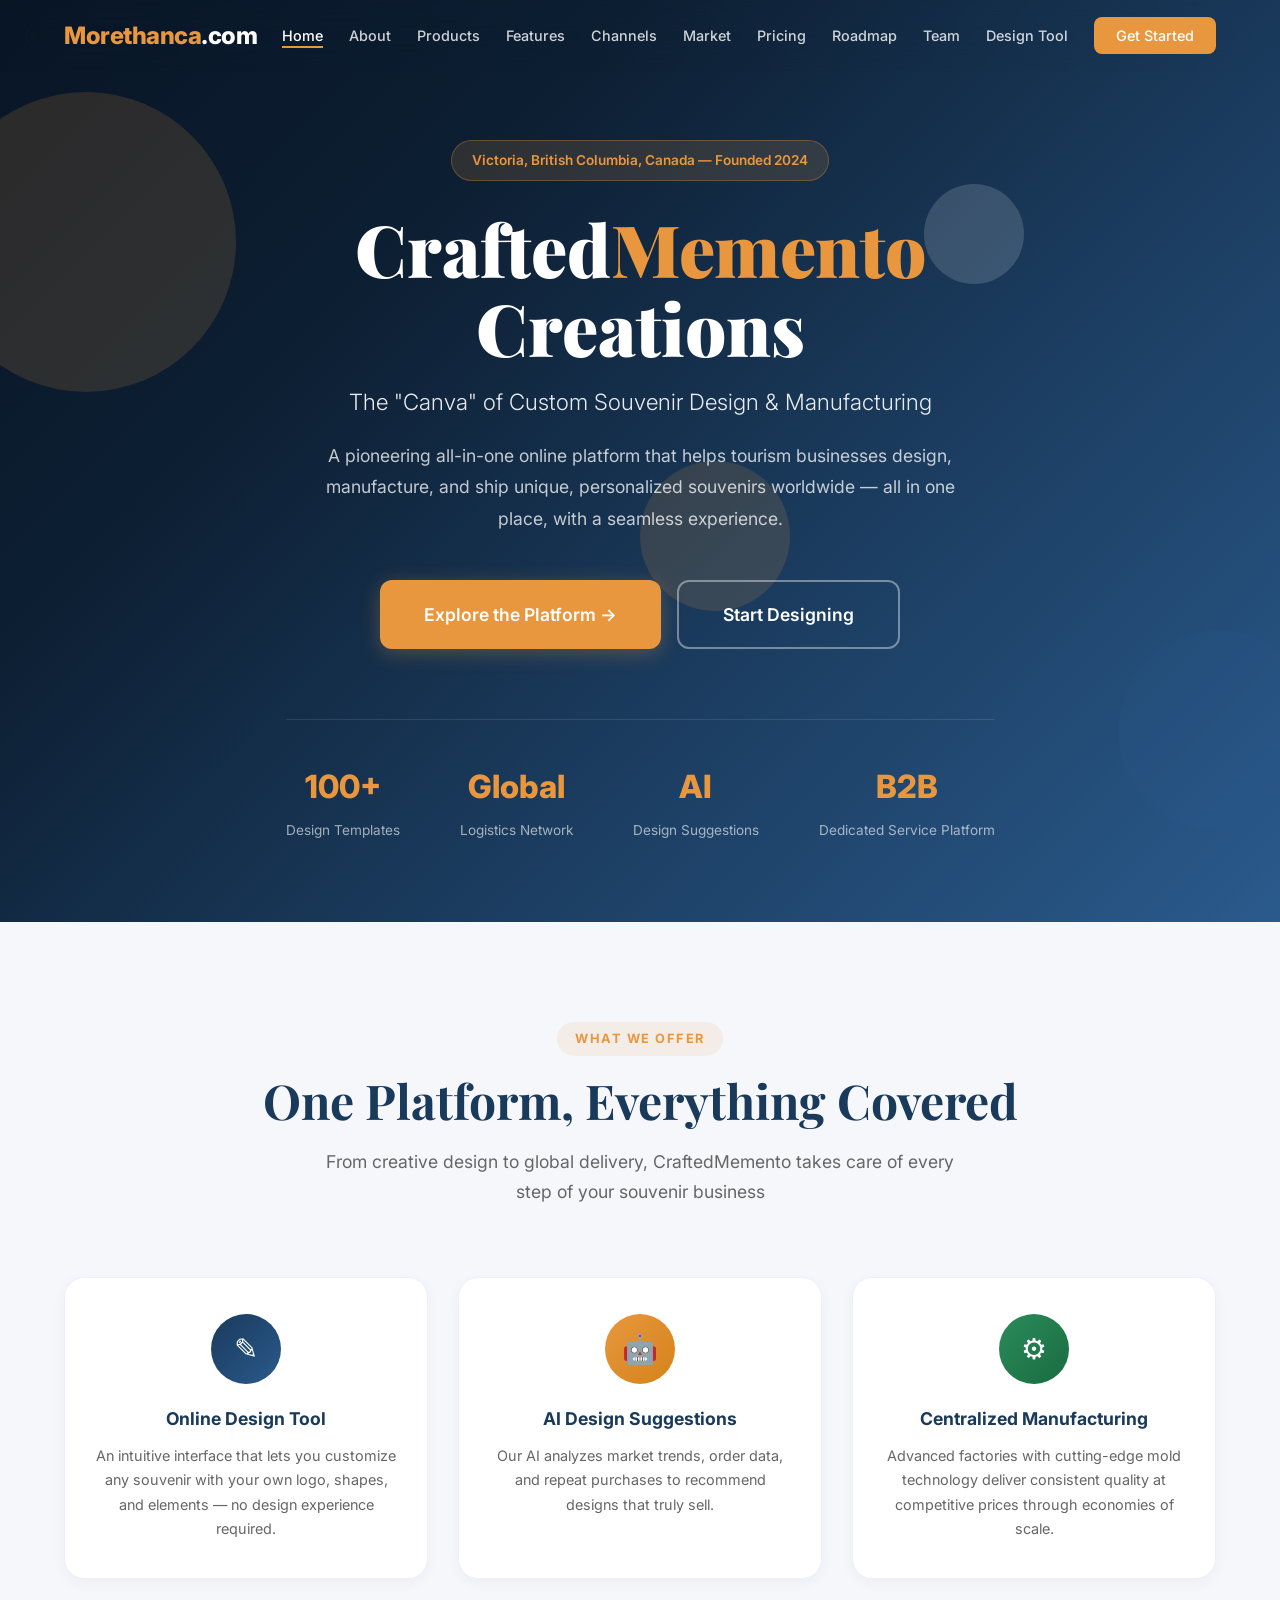
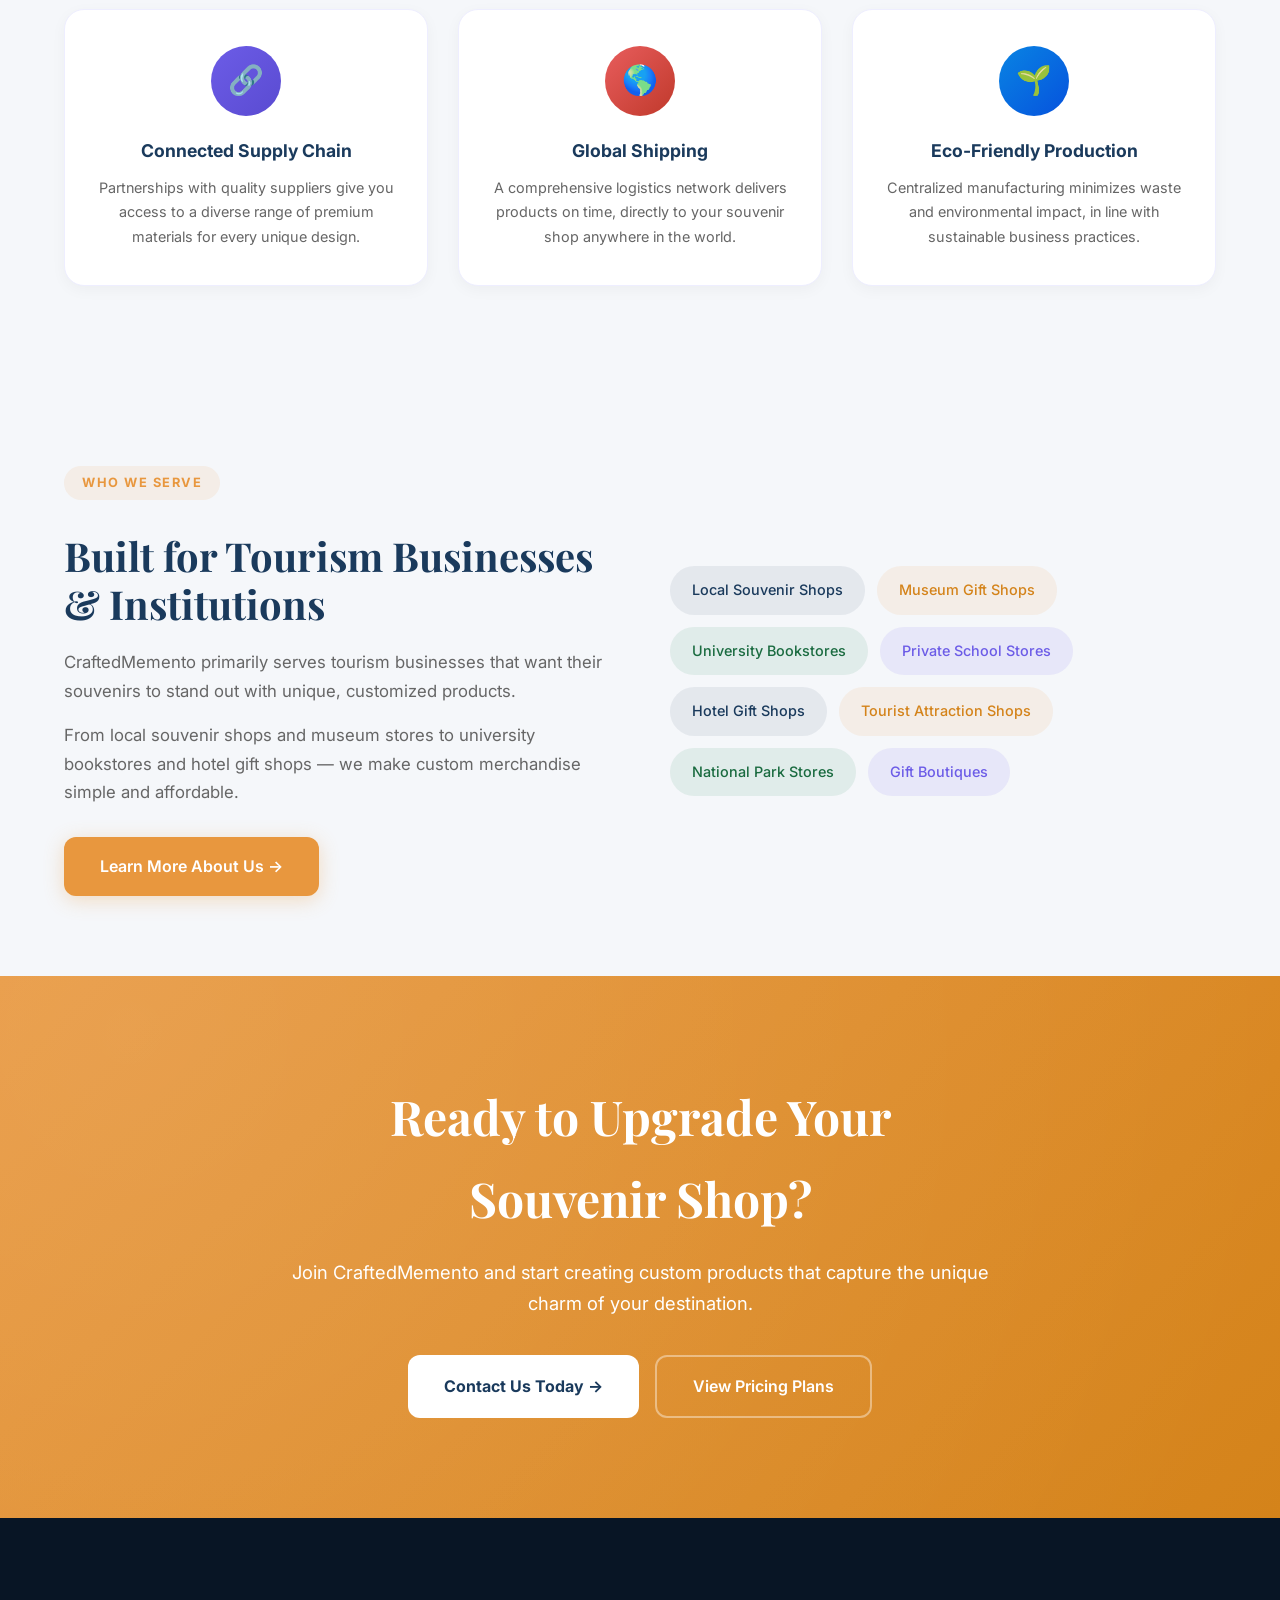
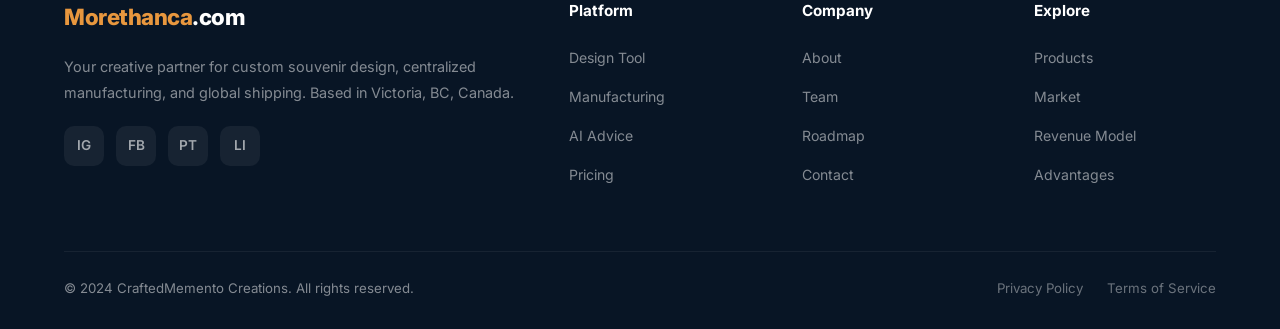
<file: index.html>
<!DOCTYPE html>
<html lang="en">
<head>
    <meta charset="UTF-8">
    <meta name="viewport" content="width=device-width, initial-scale=1.0">
    <title>Home - CraftedMemento Creations | Morethanca.com</title>
    <link rel="preconnect" href="https://fonts.googleapis.com">
    <link href="https://fonts.googleapis.com/css2?family=Inter:wght@300;400;500;600;700;800;900&family=Playfair+Display:wght@700;800;900&display=swap" rel="stylesheet">
    <style>
/* ========== RESET & VARIABLES ========== */
* { margin: 0; padding: 0; box-sizing: border-box; }
:root {
    --primary: #1a3a5c; --primary-light: #2a5a8c;
    --accent: #e8973e; --accent-dark: #d4831a;
    --light: #f5f7fa; --lighter: #fafbfc;
    --dark: #0d1f33; --darker: #081525;
    --text: #333; --text-light: #666; --text-muted: #888;
    --white: #ffffff; --green: #2a8c5a; --green-dark: #1a6b40; --purple: #6c5ce7;
}
html { scroll-behavior: smooth; }
body { font-family: 'Inter', 'Segoe UI', sans-serif; color: var(--text); line-height: 1.7; overflow-x: hidden; }

/* ========== ANIMATIONS ========== */
@keyframes fadeInUp { from { opacity:0; transform:translateY(40px); } to { opacity:1; transform:translateY(0); } }
@keyframes float { 0%,100% { transform:translateY(0); } 50% { transform:translateY(-20px); } }
@keyframes gradientShift { 0%,100% { background-position:0% 50%; } 50% { background-position:100% 50%; } }
@keyframes particle1 { 0%,100%{transform:translate(0,0) rotate(0deg);opacity:.3} 25%{transform:translate(100px,-50px) rotate(90deg);opacity:.6} 50%{transform:translate(50px,-100px) rotate(180deg);opacity:.3} 75%{transform:translate(-50px,-50px) rotate(270deg);opacity:.5} }
@keyframes particle2 { 0%,100%{transform:translate(0,0) rotate(0deg);opacity:.2} 33%{transform:translate(-80px,60px) rotate(120deg);opacity:.5} 66%{transform:translate(60px,30px) rotate(240deg);opacity:.3} }
.animate { opacity:0; transform:translateY(40px); transition:all .8s cubic-bezier(.4,0,.2,1); }
.animate.visible { opacity:1; transform:translateY(0); }
.animate-delay-1{transition-delay:.1s} .animate-delay-2{transition-delay:.2s}
.animate-delay-3{transition-delay:.3s} .animate-delay-4{transition-delay:.4s}
.animate-delay-5{transition-delay:.5s}

/* ========== COMMON ========== */
.container { max-width:1200px; margin:0 auto; }
section { padding:100px 5%; }
.section-header { text-align:center; margin-bottom:70px; }
.section-label { display:inline-block; background:rgba(232,151,62,.1); color:var(--accent); padding:6px 18px; border-radius:50px; font-size:.8rem; font-weight:700; letter-spacing:1.5px; text-transform:uppercase; margin-bottom:16px; }
.section-header h2 { font-family:'Playfair Display',serif; font-size:3rem; color:var(--primary); margin-bottom:18px; line-height:1.2; }
.section-header p { color:var(--text-light); font-size:1.1rem; max-width:650px; margin:0 auto; }
.btn { display:inline-flex; align-items:center; gap:8px; padding:16px 36px; border-radius:12px; font-size:1rem; font-weight:600; text-decoration:none; transition:all .3s; cursor:pointer; border:none; font-family:inherit; }
.btn-primary { background:var(--accent); color:var(--white); box-shadow:0 4px 20px rgba(232,151,62,.3); }
.btn-primary:hover { background:var(--accent-dark); transform:translateY(-3px); box-shadow:0 8px 30px rgba(232,151,62,.4); }
.btn-outline-light { border:2px solid rgba(255,255,255,.4); color:var(--white); background:transparent; }
.btn-outline-light:hover { background:rgba(255,255,255,.1); border-color:var(--white); }
.btn-outline-dark { border:2px solid var(--primary); color:var(--primary); background:transparent; }
.btn-outline-dark:hover { background:var(--primary); color:var(--white); }
.btn-white { background:var(--white); color:var(--primary); font-weight:700; }
.btn-white:hover { background:var(--light); transform:translateY(-3px); box-shadow:0 12px 35px rgba(0,0,0,.2); }
.btn-lg { padding:18px 44px; font-size:1.1rem; }
.check { color:var(--green); font-weight:700; font-size:1.1rem; }

/* ========== NAVIGATION ========== */
nav { position:fixed; top:0; width:100%; z-index:1000; padding:0 5%; display:flex; justify-content:space-between; align-items:center; height:72px; background:rgba(13,31,51,.95); backdrop-filter:blur(20px); box-shadow:0 4px 30px rgba(0,0,0,.15); transition:all .4s; }
nav.transparent { background:transparent; box-shadow:none; }
nav.scrolled { background:rgba(13,31,51,.97); box-shadow:0 4px 30px rgba(0,0,0,.2); }
.logo { color:var(--white); font-size:1.5rem; font-weight:800; text-decoration:none; letter-spacing:-.5px; }
.logo span { color:var(--accent); }
.nav-links { display:flex; list-style:none; gap:26px; align-items:center; }
.nav-links a { color:rgba(255,255,255,.8); text-decoration:none; font-size:.9rem; font-weight:500; transition:all .3s; position:relative; }
.nav-links a:hover, .nav-links a.active { color:var(--white); }
.nav-links a::after { content:''; position:absolute; bottom:-4px; left:0; width:0; height:2px; background:var(--accent); transition:width .3s; }
.nav-links a:hover::after, .nav-links a.active::after { width:100%; }
.nav-cta { background:var(--accent)!important; color:var(--white)!important; padding:10px 22px!important; border-radius:8px; }
.nav-cta::after { display:none!important; }
.nav-cta:hover { background:var(--accent-dark)!important; transform:translateY(-1px); }
.menu-toggle { display:none; cursor:pointer; flex-direction:column; gap:5px; background:none; border:none; padding:5px; }
.menu-toggle span { width:24px; height:2.5px; background:var(--white); border-radius:2px; display:block; transition:.3s; }

/* ========== HOME HERO ========== */
.hero { min-height:100vh; display:flex; align-items:center; justify-content:center; background:linear-gradient(135deg,var(--darker) 0%,var(--dark) 30%,var(--primary) 60%,var(--primary-light) 100%); color:var(--white); text-align:center; padding:140px 5% 80px; position:relative; overflow:hidden; }
.hero-particles { position:absolute; inset:0; overflow:hidden; }
.hero-particles .p { position:absolute; border-radius:50%; opacity:.15; }
.hero-particles .p:nth-child(1){width:300px;height:300px;background:var(--accent);top:10%;left:-5%;animation:particle1 20s infinite}
.hero-particles .p:nth-child(2){width:200px;height:200px;background:var(--primary-light);bottom:10%;right:-3%;animation:particle2 15s infinite}
.hero-particles .p:nth-child(3){width:150px;height:150px;background:var(--accent);top:50%;left:50%;animation:particle1 25s infinite reverse}
.hero-particles .p:nth-child(4){width:100px;height:100px;background:#fff;top:20%;right:20%;animation:particle2 18s infinite}
.hero-content { position:relative; z-index:1; max-width:900px; }
.hero-badge { display:inline-block; background:rgba(232,151,62,.15); border:1px solid rgba(232,151,62,.3); color:var(--accent); padding:8px 20px; border-radius:50px; font-size:.85rem; font-weight:600; margin-bottom:28px; }
.hero h1 { font-family:'Playfair Display',serif; font-size:4.5rem; margin-bottom:16px; font-weight:900; line-height:1.1; }
.hero h1 span { color:var(--accent); }
.hero .tagline { font-size:1.4rem; font-weight:300; opacity:.9; margin-bottom:18px; }
.hero .desc { font-size:1.1rem; opacity:.75; margin-bottom:45px; max-width:650px; margin-left:auto; margin-right:auto; line-height:1.8; }
.hero-buttons { display:flex; gap:16px; justify-content:center; flex-wrap:wrap; }
.hero-stats { display:flex; justify-content:center; gap:60px; margin-top:70px; padding-top:40px; border-top:1px solid rgba(255,255,255,.1); flex-wrap:wrap; }
.hero-stat { text-align:center; }
.hero-stat .num { font-size:2rem; font-weight:800; color:var(--accent); }
.hero-stat .lbl { font-size:.85rem; opacity:.6; margin-top:4px; }

/* ========== HOME OVERVIEW ========== */
.home-overview { background:var(--light); }
.overview-grid { display:grid; grid-template-columns:repeat(3,1fr); gap:30px; }
.overview-card { background:var(--white); border-radius:20px; padding:36px 28px; text-align:center; border:1px solid #eef; box-shadow:0 4px 15px rgba(0,0,0,.04); transition:all .4s; }
.overview-card:hover { transform:translateY(-8px); box-shadow:0 20px 40px rgba(0,0,0,.08); border-color:var(--accent); }
.overview-icon { width:70px; height:70px; border-radius:50%; margin:0 auto 20px; display:flex; align-items:center; justify-content:center; font-size:1.8rem; color:var(--white); }
.oi-1 { background:linear-gradient(135deg,var(--primary),var(--primary-light)); }
.oi-2 { background:linear-gradient(135deg,var(--accent),var(--accent-dark)); }
.oi-3 { background:linear-gradient(135deg,var(--green),var(--green-dark)); }
.oi-4 { background:linear-gradient(135deg,var(--purple),#5a4bd1); }
.oi-5 { background:linear-gradient(135deg,#e85d5d,#c0392b); }
.oi-6 { background:linear-gradient(135deg,#0984e3,#0652dd); }
.overview-card h3 { color:var(--primary); font-size:1.1rem; margin-bottom:10px; }
.overview-card p { color:var(--text-light); font-size:.9rem; }

/* ========== PAGE HERO ========== */
.page-hero { padding:160px 5% 90px; text-align:center; color:var(--white); position:relative; overflow:hidden; background:linear-gradient(135deg,var(--darker) 0%,var(--dark) 30%,var(--primary) 60%,var(--primary-light) 100%); }
.page-hero .hero-particles { position:absolute; inset:0; overflow:hidden; }
.page-hero .hero-particles .p { position:absolute; border-radius:50%; opacity:.15; }
.page-hero .hero-particles .p:nth-child(1){width:300px;height:300px;background:var(--accent);top:0;left:-5%;animation:particle1 20s infinite}
.page-hero .hero-particles .p:nth-child(2){width:200px;height:200px;background:var(--primary-light);bottom:0;right:-3%;animation:particle2 15s infinite}
.page-hero-content { position:relative; z-index:1; max-width:700px; margin:0 auto; }
.page-hero .section-label { background:rgba(232,151,62,.2); }
.page-hero h1 { font-family:'Playfair Display',serif; font-size:3.5rem; margin-bottom:18px; font-weight:900; line-height:1.1; }
.page-hero p { font-size:1.15rem; opacity:.8; }

/* ========== ABOUT ========== */
.about-grid { display:grid; grid-template-columns:1fr 1fr; gap:80px; align-items:center; }
.about-content .label { display:inline-block; background:rgba(232,151,62,.1); color:var(--accent); padding:6px 18px; border-radius:50px; font-size:.8rem; font-weight:700; letter-spacing:1.5px; text-transform:uppercase; margin-bottom:20px; }
.about-content h2 { font-family:'Playfair Display',serif; font-size:2.8rem; color:var(--primary); margin-bottom:24px; line-height:1.2; }
.about-content p { color:var(--text-light); margin-bottom:18px; font-size:1.05rem; }
.highlight-box { background:linear-gradient(135deg,var(--primary),var(--primary-light)); color:var(--white); padding:24px 28px; border-radius:16px; margin:25px 0; font-weight:500; font-size:1.05rem; line-height:1.7; }
.about-card-stack { position:relative; min-height:480px; }
.about-float-card { position:absolute; background:var(--white); border-radius:16px; padding:28px; box-shadow:0 15px 40px rgba(0,0,0,.08); border:1px solid #eef; }
.about-float-card.card-1{top:0;left:0;right:30px;z-index:3;animation:float 6s ease-in-out infinite}
.about-float-card.card-2{top:155px;left:30px;right:0;z-index:2;animation:float 6s ease-in-out infinite 1s}
.about-float-card.card-3{top:310px;left:15px;right:15px;z-index:1;animation:float 6s ease-in-out infinite 2s}
.card-icon{width:50px;height:50px;border-radius:12px;display:flex;align-items:center;justify-content:center;font-size:1.5rem;margin-bottom:15px;color:var(--white)}
.card-icon.blue{background:linear-gradient(135deg,var(--primary),var(--primary-light))}
.card-icon.orange{background:linear-gradient(135deg,var(--accent),var(--accent-dark))}
.card-icon.green{background:linear-gradient(135deg,var(--green),var(--green-dark))}
.about-float-card h4{color:var(--primary);font-size:1.05rem;margin-bottom:6px}
.about-float-card p{color:var(--text-light);font-size:.88rem;line-height:1.6}

/* ========== BENEFITS ========== */
.benefits-main { display:grid; grid-template-columns:1fr 1fr; gap:60px; align-items:center; }
.benefits-list { display:flex; flex-direction:column; gap:20px; }
.benefit-row { display:flex; gap:20px; padding:24px; background:var(--white); border-radius:16px; box-shadow:0 4px 15px rgba(0,0,0,.04); transition:all .3s; border:1px solid transparent; }
.benefit-row:hover { border-color:var(--accent); box-shadow:0 8px 30px rgba(0,0,0,.08); transform:translateX(6px); }
.benefit-icon { flex-shrink:0; width:52px; height:52px; border-radius:14px; display:flex; align-items:center; justify-content:center; font-size:1.3rem; color:var(--white); }
.b1{background:linear-gradient(135deg,#e85d5d,#c0392b)} .b2{background:linear-gradient(135deg,var(--accent),var(--accent-dark))}
.b3{background:linear-gradient(135deg,var(--primary),var(--primary-light))} .b4{background:linear-gradient(135deg,var(--green),var(--green-dark))}
.benefit-row h4{color:var(--primary);font-size:1.05rem;margin-bottom:4px}
.benefit-row p{color:var(--text-light);font-size:.9rem}
.benefits-visual { background:linear-gradient(135deg,var(--primary),var(--primary-light)); border-radius:24px; padding:50px 40px; color:var(--white); position:relative; overflow:hidden; }
.benefits-visual::before{content:'';position:absolute;top:-60px;right:-60px;width:200px;height:200px;border-radius:50%;background:rgba(232,151,62,.2)}
.benefits-visual::after{content:'';position:absolute;bottom:-40px;left:-40px;width:150px;height:150px;border-radius:50%;background:rgba(255,255,255,.05)}
.benefits-visual h3{font-family:'Playfair Display',serif;font-size:2rem;margin-bottom:20px;position:relative;z-index:1}
.benefits-visual p{opacity:.85;position:relative;z-index:1;margin-bottom:12px;font-size:1.05rem}
.benefits-visual .quote{font-style:italic;opacity:.7;border-left:3px solid var(--accent);padding-left:18px;margin-top:30px;position:relative;z-index:1}

/* ========== LOCATION ========== */
.location-section { background:linear-gradient(135deg,var(--darker),var(--dark),var(--primary)); color:var(--white); position:relative; overflow:hidden; }
.location-grid { display:grid; grid-template-columns:1fr 1fr; gap:60px; align-items:center; position:relative; z-index:1; }
.location-text h3{font-family:'Playfair Display',serif;font-size:2.2rem;margin-bottom:20px}
.location-text p{opacity:.75;margin-bottom:15px;font-size:1.05rem}
.location-features{display:grid;grid-template-columns:1fr 1fr;gap:16px;margin-top:30px}
.loc-feat{background:rgba(255,255,255,.06);border:1px solid rgba(255,255,255,.1);padding:20px;border-radius:14px;text-align:center}
.loc-feat .val{font-size:1.8rem;font-weight:800;color:var(--accent)}
.loc-feat .lbl{font-size:.8rem;opacity:.6;margin-top:4px}
.location-map{background:rgba(255,255,255,.05);border:1px solid rgba(255,255,255,.1);border-radius:24px;padding:40px;text-align:center}
.map-pin{font-size:4rem;margin-bottom:20px;display:block}
.location-map h4{font-size:1.3rem;margin-bottom:8px}
.location-map p{opacity:.6;font-size:.95rem}
.advantages-list{text-align:left;margin-top:24px;list-style:none}
.advantages-list li{padding:8px 0;font-size:.9rem;opacity:.75;display:flex;align-items:center;gap:10px}
.advantages-list li::before{content:'\2713';color:var(--accent);font-weight:700}

/* ========== PRODUCTS ========== */
.products-grid { display:grid; grid-template-columns:repeat(4,1fr); gap:24px; }
.product-item { background:var(--white); border-radius:16px; padding:36px 20px; text-align:center; transition:all .4s; box-shadow:0 4px 15px rgba(0,0,0,.04); border:1px solid #eef; cursor:default; }
.product-item:hover { transform:translateY(-8px); box-shadow:0 20px 40px rgba(0,0,0,.1); border-color:var(--accent); }
.product-emoji{font-size:3.5rem;margin-bottom:18px;display:block}
.product-item h4{color:var(--primary);font-size:1.05rem;margin-bottom:6px}
.product-item p{color:var(--text-muted);font-size:.85rem}

/* ========== HOW IT WORKS ========== */
.steps-container { position:relative; max-width:1000px; margin:0 auto; }
.steps-line { position:absolute; top:40px; left:60px; right:60px; height:3px; background:linear-gradient(to right,var(--primary),var(--accent),var(--green)); z-index:0; }
.steps-grid { display:grid; grid-template-columns:repeat(4,1fr); gap:30px; position:relative; z-index:1; }
.step-card { text-align:center; }
.step-num { width:80px; height:80px; border-radius:50%; margin:0 auto 24px; display:flex; align-items:center; justify-content:center; font-size:1.5rem; font-weight:800; color:var(--white); box-shadow:0 8px 25px rgba(26,58,92,.3); }
.step-card:nth-child(1) .step-num{background:linear-gradient(135deg,var(--primary),var(--primary-light))}
.step-card:nth-child(2) .step-num{background:linear-gradient(135deg,var(--accent),var(--accent-dark));box-shadow:0 8px 25px rgba(232,151,62,.3)}
.step-card:nth-child(3) .step-num{background:linear-gradient(135deg,var(--green),var(--green-dark));box-shadow:0 8px 25px rgba(42,140,90,.3)}
.step-card:nth-child(4) .step-num{background:linear-gradient(135deg,var(--purple),#5a4bd1);box-shadow:0 8px 25px rgba(108,92,231,.3)}
.step-card h3{color:var(--primary);margin-bottom:10px;font-size:1.15rem}
.step-card p{color:var(--text-light);font-size:.9rem;padding:0 10px}

/* ========== FEATURES ========== */
.features-grid { display:grid; grid-template-columns:repeat(2,1fr); gap:28px; }
.feature-card { display:flex; gap:24px; background:var(--lighter); padding:36px; border-radius:20px; transition:all .4s; border:1px solid transparent; }
.feature-card:hover { background:var(--white); border-color:rgba(232,151,62,.2); box-shadow:0 20px 50px rgba(0,0,0,.06); transform:translateY(-4px); }
.feature-num { flex-shrink:0; width:52px; height:52px; border-radius:14px; display:flex; align-items:center; justify-content:center; font-size:1.2rem; font-weight:800; background:linear-gradient(135deg,var(--primary),var(--primary-light)); color:var(--white); }
.feature-card h3{color:var(--primary);font-size:1.15rem;margin-bottom:8px}
.feature-card p{color:var(--text-light);font-size:.95rem}

/* ========== ADVANTAGES ========== */
.advantages-section { background:linear-gradient(135deg,var(--darker),var(--primary)); color:var(--white); }
.advantages-section .section-header h2{color:var(--white)}
.advantages-section .section-header p{color:rgba(255,255,255,.6)}
.adv-grid { display:grid; grid-template-columns:repeat(3,1fr); gap:24px; }
.adv-card { background:rgba(255,255,255,.05); border:1px solid rgba(255,255,255,.1); border-radius:20px; padding:36px 28px; transition:all .4s; position:relative; overflow:hidden; }
.adv-card::before{content:'';position:absolute;top:0;left:0;right:0;height:3px;background:linear-gradient(to right,var(--accent),transparent);opacity:0;transition:opacity .4s}
.adv-card:hover{background:rgba(255,255,255,.08);transform:translateY(-5px)}
.adv-card:hover::before{opacity:1}
.adv-num{font-size:3rem;font-weight:900;color:rgba(232,151,62,.2);margin-bottom:15px;line-height:1}
.adv-card h3{font-size:1.15rem;margin-bottom:12px;color:var(--white)}
.adv-card p{color:rgba(255,255,255,.6);font-size:.92rem}

/* ========== MARKET ========== */
.market-grid { display:grid; grid-template-columns:1fr 1fr; gap:28px; margin-bottom:50px; }
.market-card { background:var(--white); border-radius:20px; padding:36px; border:1px solid #eef; box-shadow:0 4px 15px rgba(0,0,0,.04); transition:all .3s; }
.market-card:hover{box-shadow:0 12px 35px rgba(0,0,0,.08)}
.tag{display:inline-block;padding:4px 14px;border-radius:6px;font-size:.75rem;font-weight:700;margin-bottom:16px;text-transform:uppercase;letter-spacing:1px}
.tag-blue{background:rgba(26,58,92,.08);color:var(--primary)}
.tag-orange{background:rgba(232,151,62,.1);color:var(--accent)}
.tag-green{background:rgba(42,140,90,.1);color:var(--green)}
.tag-purple{background:rgba(108,92,231,.1);color:var(--purple)}
.tag-red{background:rgba(232,93,93,.1);color:#e85d5d}
.market-card h3{color:var(--primary);font-size:1.2rem;margin-bottom:12px}
.market-card p{color:var(--text-light);font-size:.95rem}
.market-card ul{list-style:none;margin-top:12px}
.market-card ul li{padding:6px 0;color:var(--text-light);font-size:.9rem;display:flex;align-items:flex-start;gap:10px}
.market-card ul li::before{content:'\2022';color:var(--accent);font-weight:700;font-size:1.2rem;line-height:1.4}
.target-market{background:linear-gradient(135deg,var(--primary),var(--primary-light));border-radius:24px;padding:50px;color:var(--white)}
.target-market h3{font-family:'Playfair Display',serif;font-size:1.8rem;margin-bottom:12px}
.target-market > p{opacity:.8;margin-bottom:24px}
.target-chips{display:flex;flex-wrap:wrap;gap:12px}
.chip{background:rgba(255,255,255,.12);border:1px solid rgba(255,255,255,.2);padding:10px 22px;border-radius:50px;font-size:.9rem;color:var(--white);transition:all .3s}
.chip:hover{background:rgba(255,255,255,.2);transform:translateY(-2px)}

/* ========== REVENUE ========== */
.revenue-grid { display:grid; grid-template-columns:repeat(3,1fr); gap:24px; }
.revenue-card { background:var(--lighter); border-radius:20px; padding:32px 28px; border:1px solid #eef; transition:all .4s; position:relative; overflow:hidden; }
.revenue-card::before{content:'';position:absolute;top:0;left:0;width:4px;height:100%;background:var(--accent);opacity:0;transition:opacity .3s}
.revenue-card:hover{border-color:rgba(232,151,62,.3);box-shadow:0 12px 35px rgba(0,0,0,.06)}
.revenue-card:hover::before{opacity:1}
.rev-icon{font-size:2rem;margin-bottom:15px;display:block}
.revenue-card h3{color:var(--primary);font-size:1.1rem;margin-bottom:10px}
.revenue-card p{color:var(--text-light);font-size:.9rem}
.rev-tag{display:inline-block;margin-top:12px;padding:4px 12px;border-radius:6px;font-size:.75rem;font-weight:600}
.rev-tag-main{background:rgba(232,151,62,.1);color:var(--accent)}
.rev-tag-sub{background:rgba(26,58,92,.06);color:var(--primary)}

/* ========== SALES CHANNELS ========== */
.sales-grid { display:grid; grid-template-columns:repeat(3,1fr); gap:24px; }
.sales-card { background:var(--lighter); border-radius:20px; padding:32px 24px; border:1px solid #eef; transition:all .4s; text-align:center; }
.sales-card:hover{background:var(--white);box-shadow:0 15px 40px rgba(0,0,0,.06);transform:translateY(-5px)}
.sales-icon{font-size:2.5rem;margin-bottom:16px;display:block}
.sales-card h3{color:var(--primary);font-size:1.05rem;margin-bottom:8px}
.sales-card p{color:var(--text-light);font-size:.88rem}

/* ========== PRICING ========== */
.pricing-grid { display:grid; grid-template-columns:repeat(3,1fr); gap:28px; max-width:1100px; margin:0 auto; }
.pricing-card { background:var(--white); border-radius:24px; padding:44px 32px; text-align:center; box-shadow:0 5px 20px rgba(0,0,0,.04); transition:all .4s; border:2px solid transparent; position:relative; }
.pricing-card.featured{border-color:var(--accent);box-shadow:0 20px 50px rgba(232,151,62,.15)}
.pricing-card:hover{transform:translateY(-8px);box-shadow:0 25px 50px rgba(0,0,0,.1)}
.pricing-badge{position:absolute;top:-14px;left:50%;transform:translateX(-50%);background:linear-gradient(135deg,var(--accent),var(--accent-dark));color:var(--white);padding:6px 24px;border-radius:50px;font-size:.8rem;font-weight:700;white-space:nowrap}
.plan-icon{font-size:2.5rem;margin-bottom:15px;display:block}
.plan-name{font-size:1.4rem;color:var(--primary);font-weight:800;margin-bottom:6px}
.plan-desc{color:var(--text-muted);font-size:.9rem;margin-bottom:28px}
.plan-price{font-size:3rem;font-weight:900;color:var(--primary);margin-bottom:30px;line-height:1}
.plan-price sub{font-size:1rem;font-weight:400;color:var(--text-muted)}
.pricing-card ul{list-style:none;text-align:left;margin-bottom:32px}
.pricing-card ul li{padding:10px 0;color:var(--text-light);font-size:.92rem;border-bottom:1px solid #f0f0f0;display:flex;align-items:center;gap:10px}
.btn-pricing{width:100%;justify-content:center}

/* ========== ROADMAP ========== */
.roadmap { max-width:900px; margin:0 auto; display:grid; grid-template-columns:1fr 1fr; position:relative; }
.roadmap::before{content:'';position:absolute;left:50%;top:0;bottom:0;width:3px;background:linear-gradient(to bottom,var(--primary),var(--accent),var(--green));transform:translateX(-50%)}
.milestone{padding:30px;position:relative}
.milestone:nth-child(odd){text-align:right;padding-right:60px}
.milestone:nth-child(even){padding-left:60px;grid-column:2}
.milestone::after{content:'';position:absolute;top:38px;width:16px;height:16px;border-radius:50%;background:var(--accent);border:4px solid var(--white);box-shadow:0 0 0 3px var(--accent),0 4px 10px rgba(0,0,0,.15)}
.milestone:nth-child(odd)::after{right:-8px}
.milestone:nth-child(even)::after{left:-8px}
.m-date{color:var(--accent);font-weight:700;font-size:.85rem;letter-spacing:1px;text-transform:uppercase}
.milestone h4{color:var(--primary);font-size:1.2rem;margin:6px 0}
.milestone p{color:var(--text-light);font-size:.9rem}
.m-tag{display:inline-block;margin-top:8px;padding:3px 10px;border-radius:6px;font-size:.75rem;font-weight:600}
.m-tag-done{background:rgba(42,140,90,.1);color:var(--green)}
.m-tag-progress{background:rgba(232,151,62,.1);color:var(--accent)}
.m-tag-upcoming{background:rgba(26,58,92,.06);color:var(--primary)}
.long-term{max-width:900px;margin:50px auto 0;display:grid;grid-template-columns:1fr 1fr;gap:24px}
.lt-card{background:var(--lighter);border-radius:20px;padding:32px;border:1px solid #eef}
.lt-card h4{color:var(--primary);margin-bottom:8px;font-size:1.1rem}
.lt-card p{color:var(--text-light);font-size:.9rem}

/* ========== TEAM ========== */
.team-grid{display:grid;grid-template-columns:repeat(3,1fr);gap:30px;max-width:1000px;margin:0 auto 60px}
.team-card{background:var(--white);border-radius:24px;padding:44px 28px 36px;text-align:center;box-shadow:0 5px 25px rgba(0,0,0,.04);transition:all .4s;border:1px solid transparent}
.team-card:hover{transform:translateY(-8px);box-shadow:0 20px 50px rgba(0,0,0,.08);border-color:var(--accent)}
.team-avatar{width:100px;height:100px;border-radius:50%;margin:0 auto 20px;display:flex;align-items:center;justify-content:center;font-size:2rem;font-weight:800;color:var(--white);box-shadow:0 8px 25px rgba(0,0,0,.15)}
.ta-1{background:linear-gradient(135deg,var(--primary),var(--primary-light))}
.ta-2{background:linear-gradient(135deg,var(--accent),var(--accent-dark))}
.ta-3{background:linear-gradient(135deg,var(--green),var(--green-dark))}
.team-card h3{color:var(--primary);font-size:1.15rem;margin-bottom:4px}
.team-card .role{color:var(--accent);font-weight:700;font-size:.85rem;margin-bottom:16px;text-transform:uppercase;letter-spacing:.5px}
.team-card p{color:var(--text-light);font-size:.88rem}
.org-chart{max-width:900px;margin:0 auto}
.org-title{text-align:center;font-family:'Playfair Display',serif;font-size:1.8rem;color:var(--primary);margin-bottom:30px}
.org-ceo{background:linear-gradient(135deg,var(--primary),var(--primary-light));color:var(--white);border-radius:16px;padding:24px 32px;text-align:center;max-width:320px;margin:0 auto 20px}
.org-ceo h4{font-size:1.1rem;margin-bottom:4px}
.org-ceo p{opacity:.8;font-size:.85rem}
.org-line{width:3px;height:30px;background:linear-gradient(to bottom,var(--primary),var(--accent));margin:0 auto}
.org-departments{display:grid;grid-template-columns:repeat(4,1fr);gap:16px}
.org-dept{background:var(--white);border-radius:16px;padding:24px 16px;text-align:center;border:1px solid #eef;transition:all .3s}
.org-dept:hover{border-color:var(--accent);box-shadow:0 8px 25px rgba(0,0,0,.06)}
.dept-icon{font-size:2rem;margin-bottom:10px;display:block}
.org-dept h4{color:var(--primary);font-size:.9rem;margin-bottom:6px}
.org-dept p{color:var(--text-muted);font-size:.78rem}

/* ========== CONTACT ========== */
.contact-grid{display:grid;grid-template-columns:1fr 1.3fr;gap:60px;max-width:1000px;margin:0 auto}
.contact-info h3{font-family:'Playfair Display',serif;font-size:2rem;color:var(--primary);margin-bottom:20px}
.contact-info > p{color:var(--text-light);margin-bottom:30px;font-size:1.05rem}
.contact-item{display:flex;gap:16px;margin-bottom:24px;align-items:flex-start}
.contact-item-icon{flex-shrink:0;width:48px;height:48px;border-radius:12px;background:linear-gradient(135deg,var(--primary),var(--primary-light));color:var(--white);display:flex;align-items:center;justify-content:center;font-size:1.2rem}
.contact-item h4{color:var(--primary);font-size:1rem;margin-bottom:2px}
.contact-item p{color:var(--text-light);font-size:.9rem;margin:0}
.contact-form{background:var(--white);border-radius:24px;padding:44px;box-shadow:0 10px 40px rgba(0,0,0,.06);border:1px solid #eef}
.contact-form h3{font-family:'Playfair Display',serif;font-size:1.6rem;color:var(--primary);margin-bottom:28px}
.form-row{display:grid;grid-template-columns:1fr 1fr;gap:16px}
.form-group{margin-bottom:20px}
.form-group label{display:block;font-size:.9rem;font-weight:600;color:var(--primary);margin-bottom:8px}
.form-group input,.form-group textarea,.form-group select{width:100%;padding:14px 16px;border:1.5px solid #dde;border-radius:10px;font-family:inherit;font-size:.95rem;transition:border-color .3s;outline:none;background:var(--lighter)}
.form-group input:focus,.form-group textarea:focus,.form-group select:focus{border-color:var(--accent);background:var(--white)}
.form-group textarea{resize:vertical;min-height:130px}

/* ========== CTA SECTION ========== */
.cta-section{background:linear-gradient(135deg,var(--accent),var(--accent-dark),#c0711a);background-size:200% 200%;animation:gradientShift 8s ease infinite;text-align:center;color:var(--white);padding:100px 5%;position:relative;overflow:hidden}
.cta-section::before{content:'';position:absolute;top:-50%;left:-50%;width:200%;height:200%;background:radial-gradient(circle at 30% 30%,rgba(255,255,255,.1),transparent 60%)}
.cta-content{position:relative;z-index:1;max-width:700px;margin:0 auto}
.cta-section h2{font-family:'Playfair Display',serif;font-size:3rem;margin-bottom:18px}
.cta-section p{font-size:1.15rem;opacity:.9;margin-bottom:35px}
.cta-buttons{display:flex;gap:16px;justify-content:center;flex-wrap:wrap}

/* ========== FOOTER ========== */
footer{background:var(--darker);color:rgba(255,255,255,.5);padding:80px 5% 30px}
.footer-top{display:grid;grid-template-columns:2.5fr 1fr 1fr 1fr;gap:50px;max-width:1200px;margin:0 auto}
.footer-brand .logo{font-size:1.4rem;display:inline-block;margin-bottom:18px}
.footer-brand p{font-size:.9rem;line-height:1.8;margin-bottom:20px}
.social-links{display:flex;gap:12px}
.social-link{width:40px;height:40px;border-radius:10px;background:rgba(255,255,255,.06);display:flex;align-items:center;justify-content:center;color:rgba(255,255,255,.6);text-decoration:none;font-size:.85rem;font-weight:600;transition:all .3s}
.social-link:hover{background:var(--accent);color:var(--white);transform:translateY(-2px)}
footer h4{color:var(--white);margin-bottom:20px;font-size:.95rem;font-weight:700}
footer ul{list-style:none}
footer ul li{margin-bottom:12px}
footer ul a{color:rgba(255,255,255,.5);text-decoration:none;font-size:.88rem;transition:all .3s}
footer ul a:hover{color:var(--accent);padding-left:4px}
.footer-bottom{max-width:1200px;margin:50px auto 0;padding-top:25px;border-top:1px solid rgba(255,255,255,.06);display:flex;justify-content:space-between;align-items:center;font-size:.83rem}
.footer-bottom-links{display:flex;gap:24px}
.footer-bottom-links a{color:rgba(255,255,255,.4);text-decoration:none;font-size:.83rem}
.footer-bottom-links a:hover{color:var(--accent)}

/* ========== RESPONSIVE ========== */
@media(max-width:1024px){
    .features-grid,.adv-grid,.revenue-grid,.sales-grid{grid-template-columns:repeat(2,1fr)}
    .products-grid{grid-template-columns:repeat(3,1fr)}
    .org-departments{grid-template-columns:repeat(2,1fr)}
    .overview-grid{grid-template-columns:repeat(2,1fr)}
}
@media(max-width:768px){
    .hero h1{font-size:2.8rem} .page-hero h1{font-size:2.5rem} .section-header h2{font-size:2rem}
    .about-grid,.benefits-main,.market-grid,.location-grid,.contact-grid{grid-template-columns:1fr}
    .about-card-stack{min-height:auto}
    .about-float-card{position:relative!important;top:auto!important;left:auto!important;right:auto!important;margin-bottom:16px;animation:none!important}
    .features-grid,.adv-grid,.revenue-grid,.sales-grid,.pricing-grid{grid-template-columns:1fr}
    .products-grid{grid-template-columns:repeat(2,1fr)}
    .steps-grid{grid-template-columns:1fr 1fr} .steps-line{display:none}
    .roadmap{grid-template-columns:1fr}
    .roadmap::before{left:20px}
    .milestone:nth-child(odd),.milestone:nth-child(even){text-align:left;padding-left:50px;padding-right:20px;grid-column:1}
    .milestone::after{left:12px!important;right:auto!important}
    .team-grid{grid-template-columns:1fr;max-width:380px}
    .org-departments{grid-template-columns:1fr 1fr}
    .long-term,.form-row{grid-template-columns:1fr}
    .nav-links{display:none;position:absolute;top:72px;left:0;width:100%;background:rgba(13,31,51,.98);backdrop-filter:blur(20px);flex-direction:column;padding:24px 5%;gap:16px}
    .nav-links.active{display:flex}
    .menu-toggle{display:flex}
    .footer-top{grid-template-columns:1fr}
    .footer-bottom{flex-direction:column;gap:12px}
    .location-features{grid-template-columns:1fr 1fr}
    .hero-stats{gap:30px}
    section{padding:80px 5%}
    .overview-grid{grid-template-columns:1fr}
}
@media(max-width:480px){
    .hero h1{font-size:2.2rem} .page-hero h1{font-size:2rem}
    .products-grid{grid-template-columns:repeat(2,1fr)}
    .steps-grid{grid-template-columns:1fr}
    .location-features{grid-template-columns:1fr}
}

</style>
</head>
<body>

<nav id="navbar" class="transparent">
    <a href="index.html" class="logo"><span>Morethanca</span>.com</a>
    <ul class="nav-links" id="navLinks">
        <li><a href="index.html" class="active">Home</a></li>
        <li><a href="about.html">About</a></li>
        <li><a href="products.html">Products</a></li>
        <li><a href="features.html">Features</a></li>
        <li><a href="channels.html">Channels</a></li>
        <li><a href="market.html">Market</a></li>
        <li><a href="pricing.html">Pricing</a></li>
        <li><a href="roadmap.html">Roadmap</a></li>
        <li><a href="team.html">Team</a></li>
        <li><a href="design-tool.html">Design Tool</a></li>
        <li><a href="contact.html" class="nav-cta">Get Started</a></li>
    </ul>
    <button class="menu-toggle" onclick="document.getElementById('navLinks').classList.toggle('active')" aria-label="Menu">
        <span></span><span></span><span></span>
    </button>
</nav>

<!-- HERO -->
<section class="hero">
    <div class="hero-particles">
        <div class="p"></div><div class="p"></div><div class="p"></div><div class="p"></div>
    </div>
    <div class="hero-content">
        <div class="hero-badge animate">Victoria, British Columbia, Canada &mdash; Founded 2024</div>
        <h1 class="animate animate-delay-1">Crafted<span>Memento</span><br>Creations</h1>
        <p class="tagline animate animate-delay-2">The "Canva" of Custom Souvenir Design &amp; Manufacturing</p>
        <p class="desc animate animate-delay-3">A pioneering all-in-one online platform that helps tourism businesses design, manufacture, and ship unique, personalized souvenirs worldwide — all in one place, with a seamless experience.</p>
        <div class="hero-buttons animate animate-delay-4">
            <a href="features.html" class="btn btn-primary btn-lg">Explore the Platform &rarr;</a>
            <a href="design-tool.html" class="btn btn-outline-light btn-lg">Start Designing</a>
        </div>
        <div class="hero-stats animate animate-delay-5">
            <div class="hero-stat"><div class="num">100+</div><div class="lbl">Design Templates</div></div>
            <div class="hero-stat"><div class="num">Global</div><div class="lbl">Logistics Network</div></div>
            <div class="hero-stat"><div class="num">AI</div><div class="lbl">Design Suggestions</div></div>
            <div class="hero-stat"><div class="num">B2B</div><div class="lbl">Dedicated Service Platform</div></div>
        </div>
    </div>
</section>

<!-- OVERVIEW -->
<section class="home-overview">
    <div class="container">
        <div class="section-header animate">
            <div class="section-label">What We Offer</div>
            <h2>One Platform, Everything Covered</h2>
            <p>From creative design to global delivery, CraftedMemento takes care of every step of your souvenir business</p>
        </div>
        <div class="overview-grid">
            <div class="overview-card animate">
                <div class="overview-icon oi-1">&#9998;</div>
                <h3>Online Design Tool</h3>
                <p>An intuitive interface that lets you customize any souvenir with your own logo, shapes, and elements — no design experience required.</p>
            </div>
            <div class="overview-card animate animate-delay-1">
                <div class="overview-icon oi-2">&#129302;</div>
                <h3>AI Design Suggestions</h3>
                <p>Our AI analyzes market trends, order data, and repeat purchases to recommend designs that truly sell.</p>
            </div>
            <div class="overview-card animate animate-delay-2">
                <div class="overview-icon oi-3">&#9881;</div>
                <h3>Centralized Manufacturing</h3>
                <p>Advanced factories with cutting-edge mold technology deliver consistent quality at competitive prices through economies of scale.</p>
            </div>
            <div class="overview-card animate animate-delay-3">
                <div class="overview-icon oi-4">&#128279;</div>
                <h3>Connected Supply Chain</h3>
                <p>Partnerships with quality suppliers give you access to a diverse range of premium materials for every unique design.</p>
            </div>
            <div class="overview-card animate animate-delay-4">
                <div class="overview-icon oi-5">&#127758;</div>
                <h3>Global Shipping</h3>
                <p>A comprehensive logistics network delivers products on time, directly to your souvenir shop anywhere in the world.</p>
            </div>
            <div class="overview-card animate animate-delay-5">
                <div class="overview-icon oi-6">&#127793;</div>
                <h3>Eco-Friendly Production</h3>
                <p>Centralized manufacturing minimizes waste and environmental impact, in line with sustainable business practices.</p>
            </div>
        </div>
    </div>
</section>

<!-- QUICK CTA -->
<section style="background:var(--light); padding:80px 5%;">
    <div class="container" style="display:grid; grid-template-columns:1fr 1fr; gap:60px; align-items:center;">
        <div class="animate">
            <div class="section-label" style="text-align:left;">Who We Serve</div>
            <h2 style="font-family:'Playfair Display',serif; font-size:2.5rem; color:var(--primary); margin:16px 0 20px; line-height:1.2;">Built for Tourism Businesses & Institutions</h2>
            <p style="color:var(--text-light); margin-bottom:16px; font-size:1.05rem;">CraftedMemento primarily serves tourism businesses that want their souvenirs to stand out with unique, customized products.</p>
            <p style="color:var(--text-light); margin-bottom:30px; font-size:1.05rem;">From local souvenir shops and museum stores to university bookstores and hotel gift shops — we make custom merchandise simple and affordable.</p>
            <a href="about.html" class="btn btn-primary">Learn More About Us &rarr;</a>
        </div>
        <div class="animate animate-delay-2" style="display:flex; flex-wrap:wrap; gap:12px;">
            <span style="background:rgba(26,58,92,.08); color:var(--primary); padding:12px 22px; border-radius:50px; font-size:.9rem; font-weight:500;">Local Souvenir Shops</span>
            <span style="background:rgba(232,151,62,.1); color:var(--accent-dark); padding:12px 22px; border-radius:50px; font-size:.9rem; font-weight:500;">Museum Gift Shops</span>
            <span style="background:rgba(42,140,90,.1); color:var(--green-dark); padding:12px 22px; border-radius:50px; font-size:.9rem; font-weight:500;">University Bookstores</span>
            <span style="background:rgba(108,92,231,.1); color:var(--purple); padding:12px 22px; border-radius:50px; font-size:.9rem; font-weight:500;">Private School Stores</span>
            <span style="background:rgba(26,58,92,.08); color:var(--primary); padding:12px 22px; border-radius:50px; font-size:.9rem; font-weight:500;">Hotel Gift Shops</span>
            <span style="background:rgba(232,151,62,.1); color:var(--accent-dark); padding:12px 22px; border-radius:50px; font-size:.9rem; font-weight:500;">Tourist Attraction Shops</span>
            <span style="background:rgba(42,140,90,.1); color:var(--green-dark); padding:12px 22px; border-radius:50px; font-size:.9rem; font-weight:500;">National Park Stores</span>
            <span style="background:rgba(108,92,231,.1); color:var(--purple); padding:12px 22px; border-radius:50px; font-size:.9rem; font-weight:500;">Gift Boutiques</span>
        </div>
    </div>
</section>

<!-- CTA -->
<section class="cta-section">
    <div class="cta-content">
        <h2 class="animate">Ready to Upgrade Your Souvenir Shop?</h2>
        <p class="animate animate-delay-1">Join CraftedMemento and start creating custom products that capture the unique charm of your destination.</p>
        <div class="cta-buttons animate animate-delay-2">
            <a href="contact.html" class="btn btn-white">Contact Us Today &rarr;</a>
            <a href="pricing.html" class="btn btn-outline-light">View Pricing Plans</a>
        </div>
    </div>
</section>

<footer>
    <div class="footer-top">
        <div class="footer-brand">
            <a href="index.html" class="logo"><span>Morethanca</span>.com</a>
            <p>Your creative partner for custom souvenir design, centralized manufacturing, and global shipping. Based in Victoria, BC, Canada.</p>
            <div class="social-links">
                <a href="#" class="social-link">IG</a><a href="#" class="social-link">FB</a>
                <a href="#" class="social-link">PT</a><a href="#" class="social-link">LI</a>
            </div>
        </div>
        <div>
            <h4>Platform</h4>
            <ul>
                <li><a href="features.html">Design Tool</a></li>
                <li><a href="features.html">Manufacturing</a></li>
                <li><a href="features.html">AI Advice</a></li>
                <li><a href="pricing.html">Pricing</a></li>
            </ul>
        </div>
        <div>
            <h4>Company</h4>
            <ul>
                <li><a href="about.html">About</a></li>
                <li><a href="team.html">Team</a></li>
                <li><a href="roadmap.html">Roadmap</a></li>
                <li><a href="contact.html">Contact</a></li>
            </ul>
        </div>
        <div>
            <h4>Explore</h4>
            <ul>
                <li><a href="products.html">Products</a></li>
                <li><a href="market.html">Market</a></li>
                <li><a href="market.html">Revenue Model</a></li>
                <li><a href="features.html">Advantages</a></li>
            </ul>
        </div>
    </div>
    <div class="footer-bottom">
        <p>&copy; 2024 CraftedMemento Creations. All rights reserved.</p>
        <div class="footer-bottom-links">
            <a href="#">Privacy Policy</a><a href="#">Terms of Service</a>
        </div>
    </div>
</footer>

<script>
const observer = new IntersectionObserver(entries => {
    entries.forEach(e => { if(e.isIntersecting) e.target.classList.add('visible'); });
}, { threshold: 0.1, rootMargin: '0px 0px -50px 0px' });
document.querySelectorAll('.animate').forEach(el => observer.observe(el));
window.addEventListener('scroll', () => {
    const nav = document.getElementById('navbar');
    if(window.scrollY > 50) { nav.classList.add('scrolled'); nav.classList.remove('transparent'); }
    else { nav.classList.remove('scrolled'); nav.classList.add('transparent'); }
});
document.addEventListener('click', e => {
    const nav = document.getElementById('navLinks');
    if(!nav.contains(e.target) && !document.querySelector('.menu-toggle').contains(e.target)) nav.classList.remove('active');
});
</script>
</body>
</html>
</file>
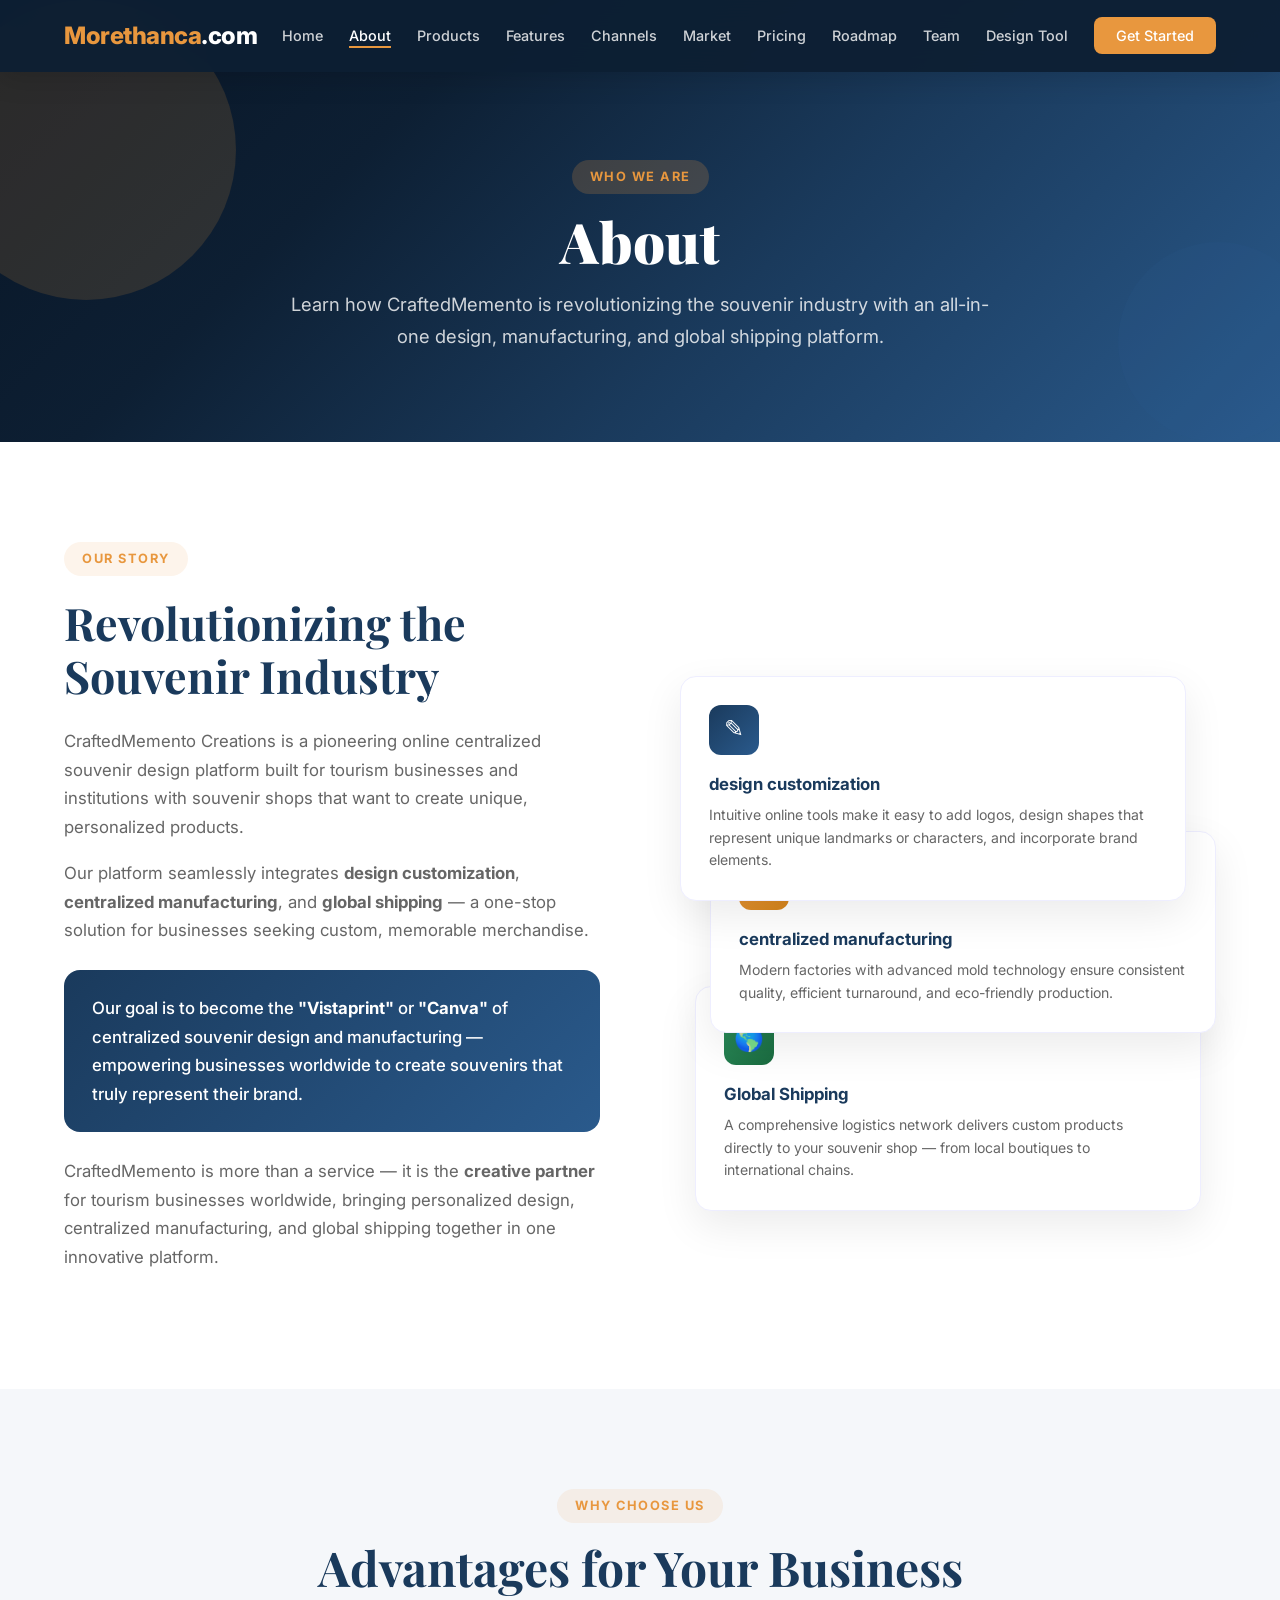
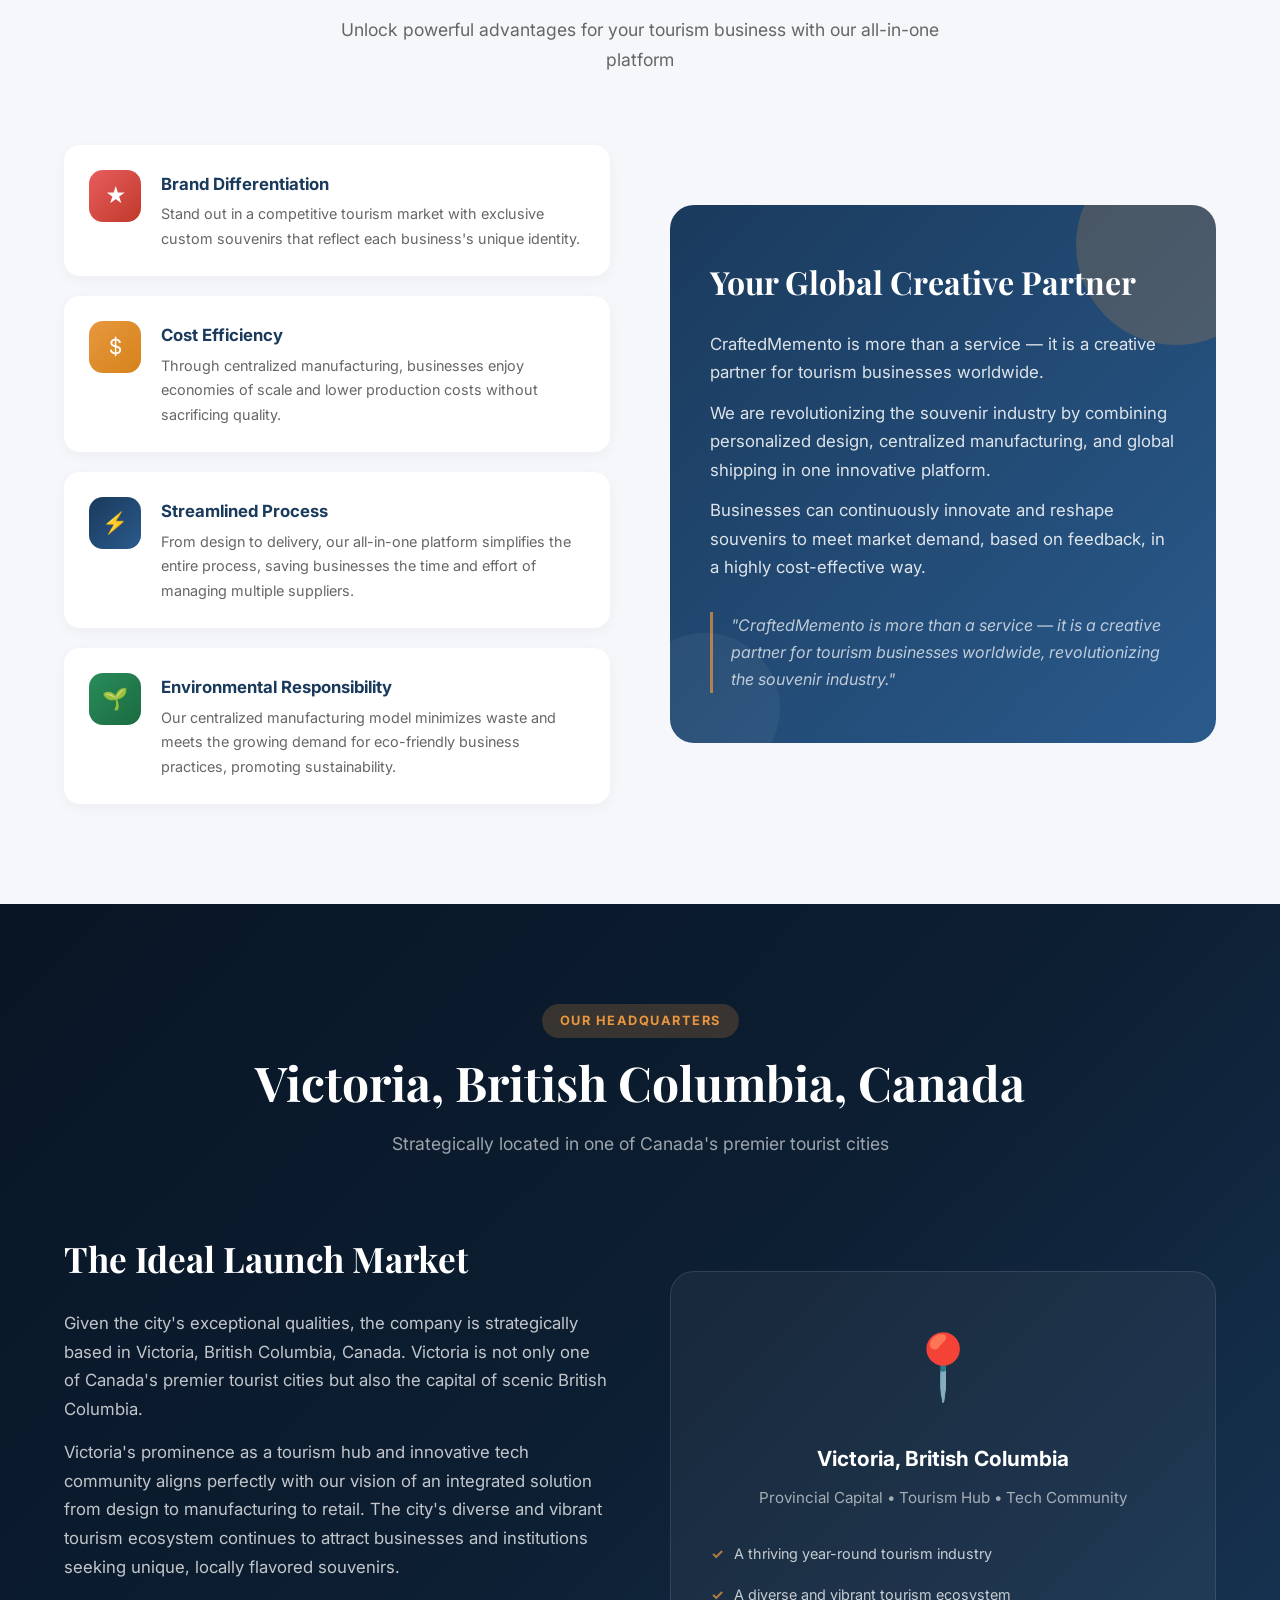
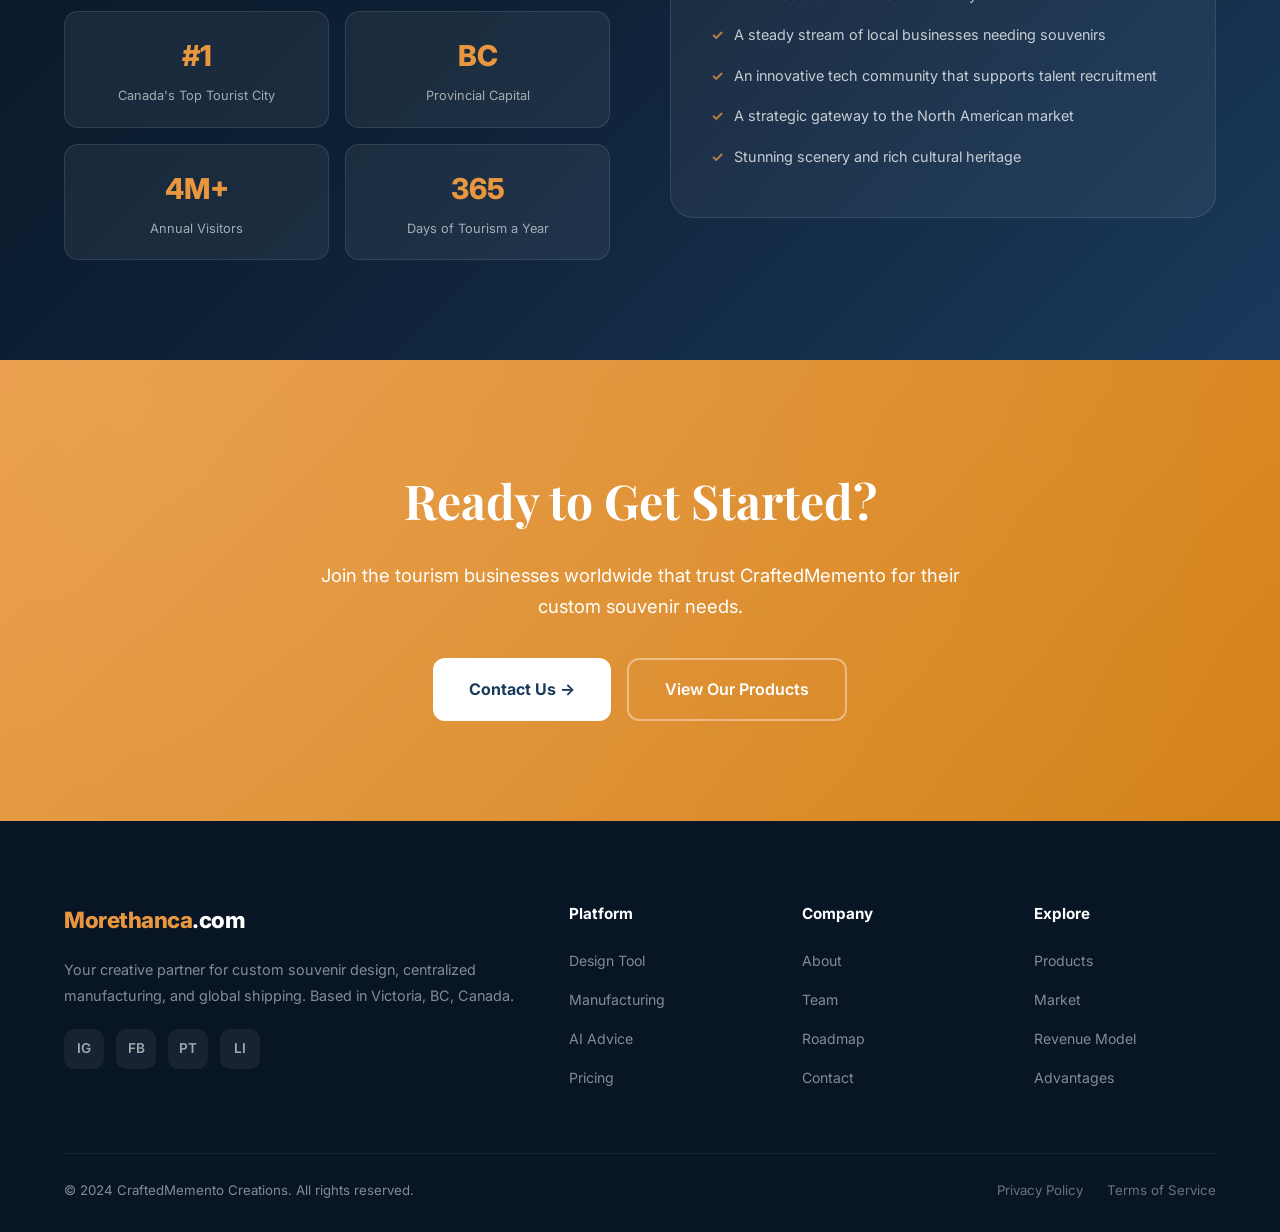
<file: about.html>
<!DOCTYPE html>
<html lang="en">
<head>
    <meta charset="UTF-8">
    <meta name="viewport" content="width=device-width, initial-scale=1.0">
    <title>About Us - CraftedMemento Creations</title>
    <link rel="preconnect" href="https://fonts.googleapis.com">
    <link href="https://fonts.googleapis.com/css2?family=Inter:wght@300;400;500;600;700;800;900&family=Playfair+Display:wght@700;800;900&display=swap" rel="stylesheet">
    <style>
/* ========== RESET & VARIABLES ========== */
* { margin: 0; padding: 0; box-sizing: border-box; }
:root {
    --primary: #1a3a5c; --primary-light: #2a5a8c;
    --accent: #e8973e; --accent-dark: #d4831a;
    --light: #f5f7fa; --lighter: #fafbfc;
    --dark: #0d1f33; --darker: #081525;
    --text: #333; --text-light: #666; --text-muted: #888;
    --white: #ffffff; --green: #2a8c5a; --green-dark: #1a6b40; --purple: #6c5ce7;
}
html { scroll-behavior: smooth; }
body { font-family: 'Inter', 'Segoe UI', sans-serif; color: var(--text); line-height: 1.7; overflow-x: hidden; }

/* ========== ANIMATIONS ========== */
@keyframes fadeInUp { from { opacity:0; transform:translateY(40px); } to { opacity:1; transform:translateY(0); } }
@keyframes float { 0%,100% { transform:translateY(0); } 50% { transform:translateY(-20px); } }
@keyframes gradientShift { 0%,100% { background-position:0% 50%; } 50% { background-position:100% 50%; } }
@keyframes particle1 { 0%,100%{transform:translate(0,0) rotate(0deg);opacity:.3} 25%{transform:translate(100px,-50px) rotate(90deg);opacity:.6} 50%{transform:translate(50px,-100px) rotate(180deg);opacity:.3} 75%{transform:translate(-50px,-50px) rotate(270deg);opacity:.5} }
@keyframes particle2 { 0%,100%{transform:translate(0,0) rotate(0deg);opacity:.2} 33%{transform:translate(-80px,60px) rotate(120deg);opacity:.5} 66%{transform:translate(60px,30px) rotate(240deg);opacity:.3} }
.animate { opacity:0; transform:translateY(40px); transition:all .8s cubic-bezier(.4,0,.2,1); }
.animate.visible { opacity:1; transform:translateY(0); }
.animate-delay-1{transition-delay:.1s} .animate-delay-2{transition-delay:.2s}
.animate-delay-3{transition-delay:.3s} .animate-delay-4{transition-delay:.4s}
.animate-delay-5{transition-delay:.5s}

/* ========== COMMON ========== */
.container { max-width:1200px; margin:0 auto; }
section { padding:100px 5%; }
.section-header { text-align:center; margin-bottom:70px; }
.section-label { display:inline-block; background:rgba(232,151,62,.1); color:var(--accent); padding:6px 18px; border-radius:50px; font-size:.8rem; font-weight:700; letter-spacing:1.5px; text-transform:uppercase; margin-bottom:16px; }
.section-header h2 { font-family:'Playfair Display',serif; font-size:3rem; color:var(--primary); margin-bottom:18px; line-height:1.2; }
.section-header p { color:var(--text-light); font-size:1.1rem; max-width:650px; margin:0 auto; }
.btn { display:inline-flex; align-items:center; gap:8px; padding:16px 36px; border-radius:12px; font-size:1rem; font-weight:600; text-decoration:none; transition:all .3s; cursor:pointer; border:none; font-family:inherit; }
.btn-primary { background:var(--accent); color:var(--white); box-shadow:0 4px 20px rgba(232,151,62,.3); }
.btn-primary:hover { background:var(--accent-dark); transform:translateY(-3px); box-shadow:0 8px 30px rgba(232,151,62,.4); }
.btn-outline-light { border:2px solid rgba(255,255,255,.4); color:var(--white); background:transparent; }
.btn-outline-light:hover { background:rgba(255,255,255,.1); border-color:var(--white); }
.btn-outline-dark { border:2px solid var(--primary); color:var(--primary); background:transparent; }
.btn-outline-dark:hover { background:var(--primary); color:var(--white); }
.btn-white { background:var(--white); color:var(--primary); font-weight:700; }
.btn-white:hover { background:var(--light); transform:translateY(-3px); box-shadow:0 12px 35px rgba(0,0,0,.2); }
.btn-lg { padding:18px 44px; font-size:1.1rem; }
.check { color:var(--green); font-weight:700; font-size:1.1rem; }

/* ========== NAVIGATION ========== */
nav { position:fixed; top:0; width:100%; z-index:1000; padding:0 5%; display:flex; justify-content:space-between; align-items:center; height:72px; background:rgba(13,31,51,.95); backdrop-filter:blur(20px); box-shadow:0 4px 30px rgba(0,0,0,.15); transition:all .4s; }
nav.transparent { background:transparent; box-shadow:none; }
nav.scrolled { background:rgba(13,31,51,.97); box-shadow:0 4px 30px rgba(0,0,0,.2); }
.logo { color:var(--white); font-size:1.5rem; font-weight:800; text-decoration:none; letter-spacing:-.5px; }
.logo span { color:var(--accent); }
.nav-links { display:flex; list-style:none; gap:26px; align-items:center; }
.nav-links a { color:rgba(255,255,255,.8); text-decoration:none; font-size:.9rem; font-weight:500; transition:all .3s; position:relative; }
.nav-links a:hover, .nav-links a.active { color:var(--white); }
.nav-links a::after { content:''; position:absolute; bottom:-4px; left:0; width:0; height:2px; background:var(--accent); transition:width .3s; }
.nav-links a:hover::after, .nav-links a.active::after { width:100%; }
.nav-cta { background:var(--accent)!important; color:var(--white)!important; padding:10px 22px!important; border-radius:8px; }
.nav-cta::after { display:none!important; }
.nav-cta:hover { background:var(--accent-dark)!important; transform:translateY(-1px); }
.menu-toggle { display:none; cursor:pointer; flex-direction:column; gap:5px; background:none; border:none; padding:5px; }
.menu-toggle span { width:24px; height:2.5px; background:var(--white); border-radius:2px; display:block; transition:.3s; }

/* ========== HOME HERO ========== */
.hero { min-height:100vh; display:flex; align-items:center; justify-content:center; background:linear-gradient(135deg,var(--darker) 0%,var(--dark) 30%,var(--primary) 60%,var(--primary-light) 100%); color:var(--white); text-align:center; padding:140px 5% 80px; position:relative; overflow:hidden; }
.hero-particles { position:absolute; inset:0; overflow:hidden; }
.hero-particles .p { position:absolute; border-radius:50%; opacity:.15; }
.hero-particles .p:nth-child(1){width:300px;height:300px;background:var(--accent);top:10%;left:-5%;animation:particle1 20s infinite}
.hero-particles .p:nth-child(2){width:200px;height:200px;background:var(--primary-light);bottom:10%;right:-3%;animation:particle2 15s infinite}
.hero-particles .p:nth-child(3){width:150px;height:150px;background:var(--accent);top:50%;left:50%;animation:particle1 25s infinite reverse}
.hero-particles .p:nth-child(4){width:100px;height:100px;background:#fff;top:20%;right:20%;animation:particle2 18s infinite}
.hero-content { position:relative; z-index:1; max-width:900px; }
.hero-badge { display:inline-block; background:rgba(232,151,62,.15); border:1px solid rgba(232,151,62,.3); color:var(--accent); padding:8px 20px; border-radius:50px; font-size:.85rem; font-weight:600; margin-bottom:28px; }
.hero h1 { font-family:'Playfair Display',serif; font-size:4.5rem; margin-bottom:16px; font-weight:900; line-height:1.1; }
.hero h1 span { color:var(--accent); }
.hero .tagline { font-size:1.4rem; font-weight:300; opacity:.9; margin-bottom:18px; }
.hero .desc { font-size:1.1rem; opacity:.75; margin-bottom:45px; max-width:650px; margin-left:auto; margin-right:auto; line-height:1.8; }
.hero-buttons { display:flex; gap:16px; justify-content:center; flex-wrap:wrap; }
.hero-stats { display:flex; justify-content:center; gap:60px; margin-top:70px; padding-top:40px; border-top:1px solid rgba(255,255,255,.1); flex-wrap:wrap; }
.hero-stat { text-align:center; }
.hero-stat .num { font-size:2rem; font-weight:800; color:var(--accent); }
.hero-stat .lbl { font-size:.85rem; opacity:.6; margin-top:4px; }

/* ========== HOME OVERVIEW ========== */
.home-overview { background:var(--light); }
.overview-grid { display:grid; grid-template-columns:repeat(3,1fr); gap:30px; }
.overview-card { background:var(--white); border-radius:20px; padding:36px 28px; text-align:center; border:1px solid #eef; box-shadow:0 4px 15px rgba(0,0,0,.04); transition:all .4s; }
.overview-card:hover { transform:translateY(-8px); box-shadow:0 20px 40px rgba(0,0,0,.08); border-color:var(--accent); }
.overview-icon { width:70px; height:70px; border-radius:50%; margin:0 auto 20px; display:flex; align-items:center; justify-content:center; font-size:1.8rem; color:var(--white); }
.oi-1 { background:linear-gradient(135deg,var(--primary),var(--primary-light)); }
.oi-2 { background:linear-gradient(135deg,var(--accent),var(--accent-dark)); }
.oi-3 { background:linear-gradient(135deg,var(--green),var(--green-dark)); }
.oi-4 { background:linear-gradient(135deg,var(--purple),#5a4bd1); }
.oi-5 { background:linear-gradient(135deg,#e85d5d,#c0392b); }
.oi-6 { background:linear-gradient(135deg,#0984e3,#0652dd); }
.overview-card h3 { color:var(--primary); font-size:1.1rem; margin-bottom:10px; }
.overview-card p { color:var(--text-light); font-size:.9rem; }

/* ========== PAGE HERO ========== */
.page-hero { padding:160px 5% 90px; text-align:center; color:var(--white); position:relative; overflow:hidden; background:linear-gradient(135deg,var(--darker) 0%,var(--dark) 30%,var(--primary) 60%,var(--primary-light) 100%); }
.page-hero .hero-particles { position:absolute; inset:0; overflow:hidden; }
.page-hero .hero-particles .p { position:absolute; border-radius:50%; opacity:.15; }
.page-hero .hero-particles .p:nth-child(1){width:300px;height:300px;background:var(--accent);top:0;left:-5%;animation:particle1 20s infinite}
.page-hero .hero-particles .p:nth-child(2){width:200px;height:200px;background:var(--primary-light);bottom:0;right:-3%;animation:particle2 15s infinite}
.page-hero-content { position:relative; z-index:1; max-width:700px; margin:0 auto; }
.page-hero .section-label { background:rgba(232,151,62,.2); }
.page-hero h1 { font-family:'Playfair Display',serif; font-size:3.5rem; margin-bottom:18px; font-weight:900; line-height:1.1; }
.page-hero p { font-size:1.15rem; opacity:.8; }

/* ========== ABOUT ========== */
.about-grid { display:grid; grid-template-columns:1fr 1fr; gap:80px; align-items:center; }
.about-content .label { display:inline-block; background:rgba(232,151,62,.1); color:var(--accent); padding:6px 18px; border-radius:50px; font-size:.8rem; font-weight:700; letter-spacing:1.5px; text-transform:uppercase; margin-bottom:20px; }
.about-content h2 { font-family:'Playfair Display',serif; font-size:2.8rem; color:var(--primary); margin-bottom:24px; line-height:1.2; }
.about-content p { color:var(--text-light); margin-bottom:18px; font-size:1.05rem; }
.highlight-box { background:linear-gradient(135deg,var(--primary),var(--primary-light)); color:var(--white); padding:24px 28px; border-radius:16px; margin:25px 0; font-weight:500; font-size:1.05rem; line-height:1.7; }
.about-card-stack { position:relative; min-height:480px; }
.about-float-card { position:absolute; background:var(--white); border-radius:16px; padding:28px; box-shadow:0 15px 40px rgba(0,0,0,.08); border:1px solid #eef; }
.about-float-card.card-1{top:0;left:0;right:30px;z-index:3;animation:float 6s ease-in-out infinite}
.about-float-card.card-2{top:155px;left:30px;right:0;z-index:2;animation:float 6s ease-in-out infinite 1s}
.about-float-card.card-3{top:310px;left:15px;right:15px;z-index:1;animation:float 6s ease-in-out infinite 2s}
.card-icon{width:50px;height:50px;border-radius:12px;display:flex;align-items:center;justify-content:center;font-size:1.5rem;margin-bottom:15px;color:var(--white)}
.card-icon.blue{background:linear-gradient(135deg,var(--primary),var(--primary-light))}
.card-icon.orange{background:linear-gradient(135deg,var(--accent),var(--accent-dark))}
.card-icon.green{background:linear-gradient(135deg,var(--green),var(--green-dark))}
.about-float-card h4{color:var(--primary);font-size:1.05rem;margin-bottom:6px}
.about-float-card p{color:var(--text-light);font-size:.88rem;line-height:1.6}

/* ========== BENEFITS ========== */
.benefits-main { display:grid; grid-template-columns:1fr 1fr; gap:60px; align-items:center; }
.benefits-list { display:flex; flex-direction:column; gap:20px; }
.benefit-row { display:flex; gap:20px; padding:24px; background:var(--white); border-radius:16px; box-shadow:0 4px 15px rgba(0,0,0,.04); transition:all .3s; border:1px solid transparent; }
.benefit-row:hover { border-color:var(--accent); box-shadow:0 8px 30px rgba(0,0,0,.08); transform:translateX(6px); }
.benefit-icon { flex-shrink:0; width:52px; height:52px; border-radius:14px; display:flex; align-items:center; justify-content:center; font-size:1.3rem; color:var(--white); }
.b1{background:linear-gradient(135deg,#e85d5d,#c0392b)} .b2{background:linear-gradient(135deg,var(--accent),var(--accent-dark))}
.b3{background:linear-gradient(135deg,var(--primary),var(--primary-light))} .b4{background:linear-gradient(135deg,var(--green),var(--green-dark))}
.benefit-row h4{color:var(--primary);font-size:1.05rem;margin-bottom:4px}
.benefit-row p{color:var(--text-light);font-size:.9rem}
.benefits-visual { background:linear-gradient(135deg,var(--primary),var(--primary-light)); border-radius:24px; padding:50px 40px; color:var(--white); position:relative; overflow:hidden; }
.benefits-visual::before{content:'';position:absolute;top:-60px;right:-60px;width:200px;height:200px;border-radius:50%;background:rgba(232,151,62,.2)}
.benefits-visual::after{content:'';position:absolute;bottom:-40px;left:-40px;width:150px;height:150px;border-radius:50%;background:rgba(255,255,255,.05)}
.benefits-visual h3{font-family:'Playfair Display',serif;font-size:2rem;margin-bottom:20px;position:relative;z-index:1}
.benefits-visual p{opacity:.85;position:relative;z-index:1;margin-bottom:12px;font-size:1.05rem}
.benefits-visual .quote{font-style:italic;opacity:.7;border-left:3px solid var(--accent);padding-left:18px;margin-top:30px;position:relative;z-index:1}

/* ========== LOCATION ========== */
.location-section { background:linear-gradient(135deg,var(--darker),var(--dark),var(--primary)); color:var(--white); position:relative; overflow:hidden; }
.location-grid { display:grid; grid-template-columns:1fr 1fr; gap:60px; align-items:center; position:relative; z-index:1; }
.location-text h3{font-family:'Playfair Display',serif;font-size:2.2rem;margin-bottom:20px}
.location-text p{opacity:.75;margin-bottom:15px;font-size:1.05rem}
.location-features{display:grid;grid-template-columns:1fr 1fr;gap:16px;margin-top:30px}
.loc-feat{background:rgba(255,255,255,.06);border:1px solid rgba(255,255,255,.1);padding:20px;border-radius:14px;text-align:center}
.loc-feat .val{font-size:1.8rem;font-weight:800;color:var(--accent)}
.loc-feat .lbl{font-size:.8rem;opacity:.6;margin-top:4px}
.location-map{background:rgba(255,255,255,.05);border:1px solid rgba(255,255,255,.1);border-radius:24px;padding:40px;text-align:center}
.map-pin{font-size:4rem;margin-bottom:20px;display:block}
.location-map h4{font-size:1.3rem;margin-bottom:8px}
.location-map p{opacity:.6;font-size:.95rem}
.advantages-list{text-align:left;margin-top:24px;list-style:none}
.advantages-list li{padding:8px 0;font-size:.9rem;opacity:.75;display:flex;align-items:center;gap:10px}
.advantages-list li::before{content:'\2713';color:var(--accent);font-weight:700}

/* ========== PRODUCTS ========== */
.products-grid { display:grid; grid-template-columns:repeat(4,1fr); gap:24px; }
.product-item { background:var(--white); border-radius:16px; padding:36px 20px; text-align:center; transition:all .4s; box-shadow:0 4px 15px rgba(0,0,0,.04); border:1px solid #eef; cursor:default; }
.product-item:hover { transform:translateY(-8px); box-shadow:0 20px 40px rgba(0,0,0,.1); border-color:var(--accent); }
.product-emoji{font-size:3.5rem;margin-bottom:18px;display:block}
.product-item h4{color:var(--primary);font-size:1.05rem;margin-bottom:6px}
.product-item p{color:var(--text-muted);font-size:.85rem}

/* ========== HOW IT WORKS ========== */
.steps-container { position:relative; max-width:1000px; margin:0 auto; }
.steps-line { position:absolute; top:40px; left:60px; right:60px; height:3px; background:linear-gradient(to right,var(--primary),var(--accent),var(--green)); z-index:0; }
.steps-grid { display:grid; grid-template-columns:repeat(4,1fr); gap:30px; position:relative; z-index:1; }
.step-card { text-align:center; }
.step-num { width:80px; height:80px; border-radius:50%; margin:0 auto 24px; display:flex; align-items:center; justify-content:center; font-size:1.5rem; font-weight:800; color:var(--white); box-shadow:0 8px 25px rgba(26,58,92,.3); }
.step-card:nth-child(1) .step-num{background:linear-gradient(135deg,var(--primary),var(--primary-light))}
.step-card:nth-child(2) .step-num{background:linear-gradient(135deg,var(--accent),var(--accent-dark));box-shadow:0 8px 25px rgba(232,151,62,.3)}
.step-card:nth-child(3) .step-num{background:linear-gradient(135deg,var(--green),var(--green-dark));box-shadow:0 8px 25px rgba(42,140,90,.3)}
.step-card:nth-child(4) .step-num{background:linear-gradient(135deg,var(--purple),#5a4bd1);box-shadow:0 8px 25px rgba(108,92,231,.3)}
.step-card h3{color:var(--primary);margin-bottom:10px;font-size:1.15rem}
.step-card p{color:var(--text-light);font-size:.9rem;padding:0 10px}

/* ========== FEATURES ========== */
.features-grid { display:grid; grid-template-columns:repeat(2,1fr); gap:28px; }
.feature-card { display:flex; gap:24px; background:var(--lighter); padding:36px; border-radius:20px; transition:all .4s; border:1px solid transparent; }
.feature-card:hover { background:var(--white); border-color:rgba(232,151,62,.2); box-shadow:0 20px 50px rgba(0,0,0,.06); transform:translateY(-4px); }
.feature-num { flex-shrink:0; width:52px; height:52px; border-radius:14px; display:flex; align-items:center; justify-content:center; font-size:1.2rem; font-weight:800; background:linear-gradient(135deg,var(--primary),var(--primary-light)); color:var(--white); }
.feature-card h3{color:var(--primary);font-size:1.15rem;margin-bottom:8px}
.feature-card p{color:var(--text-light);font-size:.95rem}

/* ========== ADVANTAGES ========== */
.advantages-section { background:linear-gradient(135deg,var(--darker),var(--primary)); color:var(--white); }
.advantages-section .section-header h2{color:var(--white)}
.advantages-section .section-header p{color:rgba(255,255,255,.6)}
.adv-grid { display:grid; grid-template-columns:repeat(3,1fr); gap:24px; }
.adv-card { background:rgba(255,255,255,.05); border:1px solid rgba(255,255,255,.1); border-radius:20px; padding:36px 28px; transition:all .4s; position:relative; overflow:hidden; }
.adv-card::before{content:'';position:absolute;top:0;left:0;right:0;height:3px;background:linear-gradient(to right,var(--accent),transparent);opacity:0;transition:opacity .4s}
.adv-card:hover{background:rgba(255,255,255,.08);transform:translateY(-5px)}
.adv-card:hover::before{opacity:1}
.adv-num{font-size:3rem;font-weight:900;color:rgba(232,151,62,.2);margin-bottom:15px;line-height:1}
.adv-card h3{font-size:1.15rem;margin-bottom:12px;color:var(--white)}
.adv-card p{color:rgba(255,255,255,.6);font-size:.92rem}

/* ========== MARKET ========== */
.market-grid { display:grid; grid-template-columns:1fr 1fr; gap:28px; margin-bottom:50px; }
.market-card { background:var(--white); border-radius:20px; padding:36px; border:1px solid #eef; box-shadow:0 4px 15px rgba(0,0,0,.04); transition:all .3s; }
.market-card:hover{box-shadow:0 12px 35px rgba(0,0,0,.08)}
.tag{display:inline-block;padding:4px 14px;border-radius:6px;font-size:.75rem;font-weight:700;margin-bottom:16px;text-transform:uppercase;letter-spacing:1px}
.tag-blue{background:rgba(26,58,92,.08);color:var(--primary)}
.tag-orange{background:rgba(232,151,62,.1);color:var(--accent)}
.tag-green{background:rgba(42,140,90,.1);color:var(--green)}
.tag-purple{background:rgba(108,92,231,.1);color:var(--purple)}
.tag-red{background:rgba(232,93,93,.1);color:#e85d5d}
.market-card h3{color:var(--primary);font-size:1.2rem;margin-bottom:12px}
.market-card p{color:var(--text-light);font-size:.95rem}
.market-card ul{list-style:none;margin-top:12px}
.market-card ul li{padding:6px 0;color:var(--text-light);font-size:.9rem;display:flex;align-items:flex-start;gap:10px}
.market-card ul li::before{content:'\2022';color:var(--accent);font-weight:700;font-size:1.2rem;line-height:1.4}
.target-market{background:linear-gradient(135deg,var(--primary),var(--primary-light));border-radius:24px;padding:50px;color:var(--white)}
.target-market h3{font-family:'Playfair Display',serif;font-size:1.8rem;margin-bottom:12px}
.target-market > p{opacity:.8;margin-bottom:24px}
.target-chips{display:flex;flex-wrap:wrap;gap:12px}
.chip{background:rgba(255,255,255,.12);border:1px solid rgba(255,255,255,.2);padding:10px 22px;border-radius:50px;font-size:.9rem;color:var(--white);transition:all .3s}
.chip:hover{background:rgba(255,255,255,.2);transform:translateY(-2px)}

/* ========== REVENUE ========== */
.revenue-grid { display:grid; grid-template-columns:repeat(3,1fr); gap:24px; }
.revenue-card { background:var(--lighter); border-radius:20px; padding:32px 28px; border:1px solid #eef; transition:all .4s; position:relative; overflow:hidden; }
.revenue-card::before{content:'';position:absolute;top:0;left:0;width:4px;height:100%;background:var(--accent);opacity:0;transition:opacity .3s}
.revenue-card:hover{border-color:rgba(232,151,62,.3);box-shadow:0 12px 35px rgba(0,0,0,.06)}
.revenue-card:hover::before{opacity:1}
.rev-icon{font-size:2rem;margin-bottom:15px;display:block}
.revenue-card h3{color:var(--primary);font-size:1.1rem;margin-bottom:10px}
.revenue-card p{color:var(--text-light);font-size:.9rem}
.rev-tag{display:inline-block;margin-top:12px;padding:4px 12px;border-radius:6px;font-size:.75rem;font-weight:600}
.rev-tag-main{background:rgba(232,151,62,.1);color:var(--accent)}
.rev-tag-sub{background:rgba(26,58,92,.06);color:var(--primary)}

/* ========== SALES CHANNELS ========== */
.sales-grid { display:grid; grid-template-columns:repeat(3,1fr); gap:24px; }
.sales-card { background:var(--lighter); border-radius:20px; padding:32px 24px; border:1px solid #eef; transition:all .4s; text-align:center; }
.sales-card:hover{background:var(--white);box-shadow:0 15px 40px rgba(0,0,0,.06);transform:translateY(-5px)}
.sales-icon{font-size:2.5rem;margin-bottom:16px;display:block}
.sales-card h3{color:var(--primary);font-size:1.05rem;margin-bottom:8px}
.sales-card p{color:var(--text-light);font-size:.88rem}

/* ========== PRICING ========== */
.pricing-grid { display:grid; grid-template-columns:repeat(3,1fr); gap:28px; max-width:1100px; margin:0 auto; }
.pricing-card { background:var(--white); border-radius:24px; padding:44px 32px; text-align:center; box-shadow:0 5px 20px rgba(0,0,0,.04); transition:all .4s; border:2px solid transparent; position:relative; }
.pricing-card.featured{border-color:var(--accent);box-shadow:0 20px 50px rgba(232,151,62,.15)}
.pricing-card:hover{transform:translateY(-8px);box-shadow:0 25px 50px rgba(0,0,0,.1)}
.pricing-badge{position:absolute;top:-14px;left:50%;transform:translateX(-50%);background:linear-gradient(135deg,var(--accent),var(--accent-dark));color:var(--white);padding:6px 24px;border-radius:50px;font-size:.8rem;font-weight:700;white-space:nowrap}
.plan-icon{font-size:2.5rem;margin-bottom:15px;display:block}
.plan-name{font-size:1.4rem;color:var(--primary);font-weight:800;margin-bottom:6px}
.plan-desc{color:var(--text-muted);font-size:.9rem;margin-bottom:28px}
.plan-price{font-size:3rem;font-weight:900;color:var(--primary);margin-bottom:30px;line-height:1}
.plan-price sub{font-size:1rem;font-weight:400;color:var(--text-muted)}
.pricing-card ul{list-style:none;text-align:left;margin-bottom:32px}
.pricing-card ul li{padding:10px 0;color:var(--text-light);font-size:.92rem;border-bottom:1px solid #f0f0f0;display:flex;align-items:center;gap:10px}
.btn-pricing{width:100%;justify-content:center}

/* ========== ROADMAP ========== */
.roadmap { max-width:900px; margin:0 auto; display:grid; grid-template-columns:1fr 1fr; position:relative; }
.roadmap::before{content:'';position:absolute;left:50%;top:0;bottom:0;width:3px;background:linear-gradient(to bottom,var(--primary),var(--accent),var(--green));transform:translateX(-50%)}
.milestone{padding:30px;position:relative}
.milestone:nth-child(odd){text-align:right;padding-right:60px}
.milestone:nth-child(even){padding-left:60px;grid-column:2}
.milestone::after{content:'';position:absolute;top:38px;width:16px;height:16px;border-radius:50%;background:var(--accent);border:4px solid var(--white);box-shadow:0 0 0 3px var(--accent),0 4px 10px rgba(0,0,0,.15)}
.milestone:nth-child(odd)::after{right:-8px}
.milestone:nth-child(even)::after{left:-8px}
.m-date{color:var(--accent);font-weight:700;font-size:.85rem;letter-spacing:1px;text-transform:uppercase}
.milestone h4{color:var(--primary);font-size:1.2rem;margin:6px 0}
.milestone p{color:var(--text-light);font-size:.9rem}
.m-tag{display:inline-block;margin-top:8px;padding:3px 10px;border-radius:6px;font-size:.75rem;font-weight:600}
.m-tag-done{background:rgba(42,140,90,.1);color:var(--green)}
.m-tag-progress{background:rgba(232,151,62,.1);color:var(--accent)}
.m-tag-upcoming{background:rgba(26,58,92,.06);color:var(--primary)}
.long-term{max-width:900px;margin:50px auto 0;display:grid;grid-template-columns:1fr 1fr;gap:24px}
.lt-card{background:var(--lighter);border-radius:20px;padding:32px;border:1px solid #eef}
.lt-card h4{color:var(--primary);margin-bottom:8px;font-size:1.1rem}
.lt-card p{color:var(--text-light);font-size:.9rem}

/* ========== TEAM ========== */
.team-grid{display:grid;grid-template-columns:repeat(3,1fr);gap:30px;max-width:1000px;margin:0 auto 60px}
.team-card{background:var(--white);border-radius:24px;padding:44px 28px 36px;text-align:center;box-shadow:0 5px 25px rgba(0,0,0,.04);transition:all .4s;border:1px solid transparent}
.team-card:hover{transform:translateY(-8px);box-shadow:0 20px 50px rgba(0,0,0,.08);border-color:var(--accent)}
.team-avatar{width:100px;height:100px;border-radius:50%;margin:0 auto 20px;display:flex;align-items:center;justify-content:center;font-size:2rem;font-weight:800;color:var(--white);box-shadow:0 8px 25px rgba(0,0,0,.15)}
.ta-1{background:linear-gradient(135deg,var(--primary),var(--primary-light))}
.ta-2{background:linear-gradient(135deg,var(--accent),var(--accent-dark))}
.ta-3{background:linear-gradient(135deg,var(--green),var(--green-dark))}
.team-card h3{color:var(--primary);font-size:1.15rem;margin-bottom:4px}
.team-card .role{color:var(--accent);font-weight:700;font-size:.85rem;margin-bottom:16px;text-transform:uppercase;letter-spacing:.5px}
.team-card p{color:var(--text-light);font-size:.88rem}
.org-chart{max-width:900px;margin:0 auto}
.org-title{text-align:center;font-family:'Playfair Display',serif;font-size:1.8rem;color:var(--primary);margin-bottom:30px}
.org-ceo{background:linear-gradient(135deg,var(--primary),var(--primary-light));color:var(--white);border-radius:16px;padding:24px 32px;text-align:center;max-width:320px;margin:0 auto 20px}
.org-ceo h4{font-size:1.1rem;margin-bottom:4px}
.org-ceo p{opacity:.8;font-size:.85rem}
.org-line{width:3px;height:30px;background:linear-gradient(to bottom,var(--primary),var(--accent));margin:0 auto}
.org-departments{display:grid;grid-template-columns:repeat(4,1fr);gap:16px}
.org-dept{background:var(--white);border-radius:16px;padding:24px 16px;text-align:center;border:1px solid #eef;transition:all .3s}
.org-dept:hover{border-color:var(--accent);box-shadow:0 8px 25px rgba(0,0,0,.06)}
.dept-icon{font-size:2rem;margin-bottom:10px;display:block}
.org-dept h4{color:var(--primary);font-size:.9rem;margin-bottom:6px}
.org-dept p{color:var(--text-muted);font-size:.78rem}

/* ========== CONTACT ========== */
.contact-grid{display:grid;grid-template-columns:1fr 1.3fr;gap:60px;max-width:1000px;margin:0 auto}
.contact-info h3{font-family:'Playfair Display',serif;font-size:2rem;color:var(--primary);margin-bottom:20px}
.contact-info > p{color:var(--text-light);margin-bottom:30px;font-size:1.05rem}
.contact-item{display:flex;gap:16px;margin-bottom:24px;align-items:flex-start}
.contact-item-icon{flex-shrink:0;width:48px;height:48px;border-radius:12px;background:linear-gradient(135deg,var(--primary),var(--primary-light));color:var(--white);display:flex;align-items:center;justify-content:center;font-size:1.2rem}
.contact-item h4{color:var(--primary);font-size:1rem;margin-bottom:2px}
.contact-item p{color:var(--text-light);font-size:.9rem;margin:0}
.contact-form{background:var(--white);border-radius:24px;padding:44px;box-shadow:0 10px 40px rgba(0,0,0,.06);border:1px solid #eef}
.contact-form h3{font-family:'Playfair Display',serif;font-size:1.6rem;color:var(--primary);margin-bottom:28px}
.form-row{display:grid;grid-template-columns:1fr 1fr;gap:16px}
.form-group{margin-bottom:20px}
.form-group label{display:block;font-size:.9rem;font-weight:600;color:var(--primary);margin-bottom:8px}
.form-group input,.form-group textarea,.form-group select{width:100%;padding:14px 16px;border:1.5px solid #dde;border-radius:10px;font-family:inherit;font-size:.95rem;transition:border-color .3s;outline:none;background:var(--lighter)}
.form-group input:focus,.form-group textarea:focus,.form-group select:focus{border-color:var(--accent);background:var(--white)}
.form-group textarea{resize:vertical;min-height:130px}

/* ========== CTA SECTION ========== */
.cta-section{background:linear-gradient(135deg,var(--accent),var(--accent-dark),#c0711a);background-size:200% 200%;animation:gradientShift 8s ease infinite;text-align:center;color:var(--white);padding:100px 5%;position:relative;overflow:hidden}
.cta-section::before{content:'';position:absolute;top:-50%;left:-50%;width:200%;height:200%;background:radial-gradient(circle at 30% 30%,rgba(255,255,255,.1),transparent 60%)}
.cta-content{position:relative;z-index:1;max-width:700px;margin:0 auto}
.cta-section h2{font-family:'Playfair Display',serif;font-size:3rem;margin-bottom:18px}
.cta-section p{font-size:1.15rem;opacity:.9;margin-bottom:35px}
.cta-buttons{display:flex;gap:16px;justify-content:center;flex-wrap:wrap}

/* ========== FOOTER ========== */
footer{background:var(--darker);color:rgba(255,255,255,.5);padding:80px 5% 30px}
.footer-top{display:grid;grid-template-columns:2.5fr 1fr 1fr 1fr;gap:50px;max-width:1200px;margin:0 auto}
.footer-brand .logo{font-size:1.4rem;display:inline-block;margin-bottom:18px}
.footer-brand p{font-size:.9rem;line-height:1.8;margin-bottom:20px}
.social-links{display:flex;gap:12px}
.social-link{width:40px;height:40px;border-radius:10px;background:rgba(255,255,255,.06);display:flex;align-items:center;justify-content:center;color:rgba(255,255,255,.6);text-decoration:none;font-size:.85rem;font-weight:600;transition:all .3s}
.social-link:hover{background:var(--accent);color:var(--white);transform:translateY(-2px)}
footer h4{color:var(--white);margin-bottom:20px;font-size:.95rem;font-weight:700}
footer ul{list-style:none}
footer ul li{margin-bottom:12px}
footer ul a{color:rgba(255,255,255,.5);text-decoration:none;font-size:.88rem;transition:all .3s}
footer ul a:hover{color:var(--accent);padding-left:4px}
.footer-bottom{max-width:1200px;margin:50px auto 0;padding-top:25px;border-top:1px solid rgba(255,255,255,.06);display:flex;justify-content:space-between;align-items:center;font-size:.83rem}
.footer-bottom-links{display:flex;gap:24px}
.footer-bottom-links a{color:rgba(255,255,255,.4);text-decoration:none;font-size:.83rem}
.footer-bottom-links a:hover{color:var(--accent)}

/* ========== RESPONSIVE ========== */
@media(max-width:1024px){
    .features-grid,.adv-grid,.revenue-grid,.sales-grid{grid-template-columns:repeat(2,1fr)}
    .products-grid{grid-template-columns:repeat(3,1fr)}
    .org-departments{grid-template-columns:repeat(2,1fr)}
    .overview-grid{grid-template-columns:repeat(2,1fr)}
}
@media(max-width:768px){
    .hero h1{font-size:2.8rem} .page-hero h1{font-size:2.5rem} .section-header h2{font-size:2rem}
    .about-grid,.benefits-main,.market-grid,.location-grid,.contact-grid{grid-template-columns:1fr}
    .about-card-stack{min-height:auto}
    .about-float-card{position:relative!important;top:auto!important;left:auto!important;right:auto!important;margin-bottom:16px;animation:none!important}
    .features-grid,.adv-grid,.revenue-grid,.sales-grid,.pricing-grid{grid-template-columns:1fr}
    .products-grid{grid-template-columns:repeat(2,1fr)}
    .steps-grid{grid-template-columns:1fr 1fr} .steps-line{display:none}
    .roadmap{grid-template-columns:1fr}
    .roadmap::before{left:20px}
    .milestone:nth-child(odd),.milestone:nth-child(even){text-align:left;padding-left:50px;padding-right:20px;grid-column:1}
    .milestone::after{left:12px!important;right:auto!important}
    .team-grid{grid-template-columns:1fr;max-width:380px}
    .org-departments{grid-template-columns:1fr 1fr}
    .long-term,.form-row{grid-template-columns:1fr}
    .nav-links{display:none;position:absolute;top:72px;left:0;width:100%;background:rgba(13,31,51,.98);backdrop-filter:blur(20px);flex-direction:column;padding:24px 5%;gap:16px}
    .nav-links.active{display:flex}
    .menu-toggle{display:flex}
    .footer-top{grid-template-columns:1fr}
    .footer-bottom{flex-direction:column;gap:12px}
    .location-features{grid-template-columns:1fr 1fr}
    .hero-stats{gap:30px}
    section{padding:80px 5%}
    .overview-grid{grid-template-columns:1fr}
}
@media(max-width:480px){
    .hero h1{font-size:2.2rem} .page-hero h1{font-size:2rem}
    .products-grid{grid-template-columns:repeat(2,1fr)}
    .steps-grid{grid-template-columns:1fr}
    .location-features{grid-template-columns:1fr}
}

</style>
</head>
<body>

<nav id="navbar">
    <a href="index.html" class="logo"><span>Morethanca</span>.com</a>
    <ul class="nav-links" id="navLinks">
        <li><a href="index.html">Home</a></li>
        <li><a href="about.html" class="active">About</a></li>
        <li><a href="products.html">Products</a></li>
        <li><a href="features.html">Features</a></li>
        <li><a href="channels.html">Channels</a></li>
        <li><a href="market.html">Market</a></li>
        <li><a href="pricing.html">Pricing</a></li>
        <li><a href="roadmap.html">Roadmap</a></li>
        <li><a href="team.html">Team</a></li>
        <li><a href="design-tool.html">Design Tool</a></li>
        <li><a href="contact.html" class="nav-cta">Get Started</a></li>
    </ul>
    <button class="menu-toggle" onclick="document.getElementById('navLinks').classList.toggle('active')" aria-label="Menu">
        <span></span><span></span><span></span>
    </button>
</nav>

<!-- PAGE HERO -->
<div class="page-hero">
    <div class="hero-particles"><div class="p"></div><div class="p"></div></div>
    <div class="page-hero-content">
        <div class="section-label">Who We Are</div>
        <h1>About</h1>
        <p>Learn how CraftedMemento is revolutionizing the souvenir industry with an all-in-one design, manufacturing, and global shipping platform.</p>
    </div>
</div>

<!-- ABOUT -->
<section style="background:var(--white);">
    <div class="container">
        <div class="about-grid">
            <div class="about-content animate">
                <div class="label">Our Story</div>
                <h2>Revolutionizing the Souvenir Industry</h2>
                <p>CraftedMemento Creations is a pioneering online centralized souvenir design platform built for tourism businesses and institutions with souvenir shops that want to create unique, personalized products.</p>
                <p>Our platform seamlessly integrates <strong>design customization</strong>, <strong>centralized manufacturing</strong>, and <strong>global shipping</strong> &mdash; a one-stop solution for businesses seeking custom, memorable merchandise.</p>
                <div class="highlight-box">
                    Our goal is to become the <strong>"Vistaprint"</strong> or <strong>"Canva"</strong> of centralized souvenir design and manufacturing &mdash; empowering businesses worldwide to create souvenirs that truly represent their brand.
                </div>
                <p>CraftedMemento is more than a service &mdash; it is the <strong>creative partner</strong> for tourism businesses worldwide, bringing personalized design, centralized manufacturing, and global shipping together in one innovative platform.</p>
            </div>
            <div class="animate animate-delay-2">
                <div class="about-card-stack">
                    <div class="about-float-card card-1">
                        <div class="card-icon blue">&#9998;</div>
                        <h4>design customization</h4>
                        <p>Intuitive online tools make it easy to add logos, design shapes that represent unique landmarks or characters, and incorporate brand elements.</p>
                    </div>
                    <div class="about-float-card card-2">
                        <div class="card-icon orange">&#9881;</div>
                        <h4>centralized manufacturing</h4>
                        <p>Modern factories with advanced mold technology ensure consistent quality, efficient turnaround, and eco-friendly production.</p>
                    </div>
                    <div class="about-float-card card-3">
                        <div class="card-icon green">&#127758;</div>
                        <h4>Global Shipping</h4>
                        <p>A comprehensive logistics network delivers custom products directly to your souvenir shop — from local boutiques to international chains.</p>
                    </div>
                </div>
            </div>
        </div>
    </div>
</section>

<!-- BENEFITS -->
<section style="background:var(--light);">
    <div class="container">
        <div class="section-header animate">
            <div class="section-label">Why Choose Us</div>
            <h2>Advantages for Your Business</h2>
            <p>Unlock powerful advantages for your tourism business with our all-in-one platform</p>
        </div>
        <div class="benefits-main">
            <div class="benefits-list">
                <div class="benefit-row animate">
                    <div class="benefit-icon b1">&#9733;</div>
                    <div>
                        <h4>Brand Differentiation</h4>
                        <p>Stand out in a competitive tourism market with exclusive custom souvenirs that reflect each business's unique identity.</p>
                    </div>
                </div>
                <div class="benefit-row animate animate-delay-1">
                    <div class="benefit-icon b2">&#36;</div>
                    <div>
                        <h4>Cost Efficiency</h4>
                        <p>Through centralized manufacturing, businesses enjoy economies of scale and lower production costs without sacrificing quality.</p>
                    </div>
                </div>
                <div class="benefit-row animate animate-delay-2">
                    <div class="benefit-icon b3">&#9889;</div>
                    <div>
                        <h4>Streamlined Process</h4>
                        <p>From design to delivery, our all-in-one platform simplifies the entire process, saving businesses the time and effort of managing multiple suppliers.</p>
                    </div>
                </div>
                <div class="benefit-row animate animate-delay-3">
                    <div class="benefit-icon b4">&#127793;</div>
                    <div>
                        <h4>Environmental Responsibility</h4>
                        <p>Our centralized manufacturing model minimizes waste and meets the growing demand for eco-friendly business practices, promoting sustainability.</p>
                    </div>
                </div>
            </div>
            <div class="benefits-visual animate animate-delay-2">
                <h3>Your Global Creative Partner</h3>
                <p>CraftedMemento is more than a service &mdash; it is a creative partner for tourism businesses worldwide.</p>
                <p>We are revolutionizing the souvenir industry by combining personalized design, centralized manufacturing, and global shipping in one innovative platform.</p>
                <p>Businesses can continuously innovate and reshape souvenirs to meet market demand, based on feedback, in a highly cost-effective way.</p>
                <div class="quote">"CraftedMemento is more than a service — it is a creative partner for tourism businesses worldwide, revolutionizing the souvenir industry."</div>
            </div>
        </div>
    </div>
</section>

<!-- LOCATION -->
<section class="location-section">
    <div class="container">
        <div class="section-header animate">
            <div class="section-label" style="background:rgba(232,151,62,.2);">Our Headquarters</div>
            <h2 style="color:var(--white);">Victoria, British Columbia, Canada</h2>
            <p style="color:rgba(255,255,255,.6);">Strategically located in one of Canada's premier tourist cities</p>
        </div>
        <div class="location-grid">
            <div class="location-text animate">
                <h3>The Ideal Launch Market</h3>
                <p>Given the city's exceptional qualities, the company is strategically based in Victoria, British Columbia, Canada. Victoria is not only one of Canada's premier tourist cities but also the capital of scenic British Columbia.</p>
                <p>Victoria's prominence as a tourism hub and innovative tech community aligns perfectly with our vision of an integrated solution from design to manufacturing to retail. The city's diverse and vibrant tourism ecosystem continues to attract businesses and institutions seeking unique, locally flavored souvenirs.</p>
                <div class="location-features">
                    <div class="loc-feat"><div class="val">#1</div><div class="lbl">Canada's Top Tourist City</div></div>
                    <div class="loc-feat"><div class="val">BC</div><div class="lbl">Provincial Capital</div></div>
                    <div class="loc-feat"><div class="val">4M+</div><div class="lbl">Annual Visitors</div></div>
                    <div class="loc-feat"><div class="val">365</div><div class="lbl">Days of Tourism a Year</div></div>
                </div>
            </div>
            <div class="location-map animate animate-delay-2">
                <span class="map-pin">&#128205;</span>
                <h4>Victoria, British Columbia</h4>
                <p>Provincial Capital &bull; Tourism Hub &bull; Tech Community</p>
                <ul class="advantages-list">
                    <li>A thriving year-round tourism industry</li>
                    <li>A diverse and vibrant tourism ecosystem</li>
                    <li>A steady stream of local businesses needing souvenirs</li>
                    <li>An innovative tech community that supports talent recruitment</li>
                    <li>A strategic gateway to the North American market</li>
                    <li>Stunning scenery and rich cultural heritage</li>
                </ul>
            </div>
        </div>
    </div>
</section>

<!-- CTA -->
<section class="cta-section">
    <div class="cta-content">
        <h2 class="animate">Ready to Get Started?</h2>
        <p class="animate animate-delay-1">Join the tourism businesses worldwide that trust CraftedMemento for their custom souvenir needs.</p>
        <div class="cta-buttons animate animate-delay-2">
            <a href="contact.html" class="btn btn-white">Contact Us &rarr;</a>
            <a href="products.html" class="btn btn-outline-light">View Our Products</a>
        </div>
    </div>
</section>

<footer>
    <div class="footer-top">
        <div class="footer-brand">
            <a href="index.html" class="logo"><span>Morethanca</span>.com</a>
            <p>Your creative partner for custom souvenir design, centralized manufacturing, and global shipping. Based in Victoria, BC, Canada.</p>
            <div class="social-links">
                <a href="#" class="social-link">IG</a><a href="#" class="social-link">FB</a>
                <a href="#" class="social-link">PT</a><a href="#" class="social-link">LI</a>
            </div>
        </div>
        <div><h4>Platform</h4><ul>
            <li><a href="features.html">Design Tool</a></li>
            <li><a href="features.html">Manufacturing</a></li>
            <li><a href="features.html">AI Advice</a></li>
            <li><a href="pricing.html">Pricing</a></li>
        </ul></div>
        <div><h4>Company</h4><ul>
            <li><a href="about.html">About</a></li>
            <li><a href="team.html">Team</a></li>
            <li><a href="roadmap.html">Roadmap</a></li>
            <li><a href="contact.html">Contact</a></li>
        </ul></div>
        <div><h4>Explore</h4><ul>
            <li><a href="products.html">Products</a></li>
            <li><a href="market.html">Market</a></li>
            <li><a href="market.html">Revenue Model</a></li>
            <li><a href="features.html">Advantages</a></li>
        </ul></div>
    </div>
    <div class="footer-bottom">
        <p>&copy; 2024 CraftedMemento Creations. All rights reserved.</p>
        <div class="footer-bottom-links"><a href="#">Privacy Policy</a><a href="#">Terms of Service</a></div>
    </div>
</footer>

<script>
const observer = new IntersectionObserver(entries => {
    entries.forEach(e => { if(e.isIntersecting) e.target.classList.add('visible'); });
}, { threshold: 0.1, rootMargin: '0px 0px -50px 0px' });
document.querySelectorAll('.animate').forEach(el => observer.observe(el));
window.addEventListener('scroll', () => document.getElementById('navbar').classList.toggle('scrolled', window.scrollY > 50));
document.addEventListener('click', e => {
    const nav = document.getElementById('navLinks');
    if(!nav.contains(e.target) && !document.querySelector('.menu-toggle').contains(e.target)) nav.classList.remove('active');
});
</script>
</body>
</html>
</file>
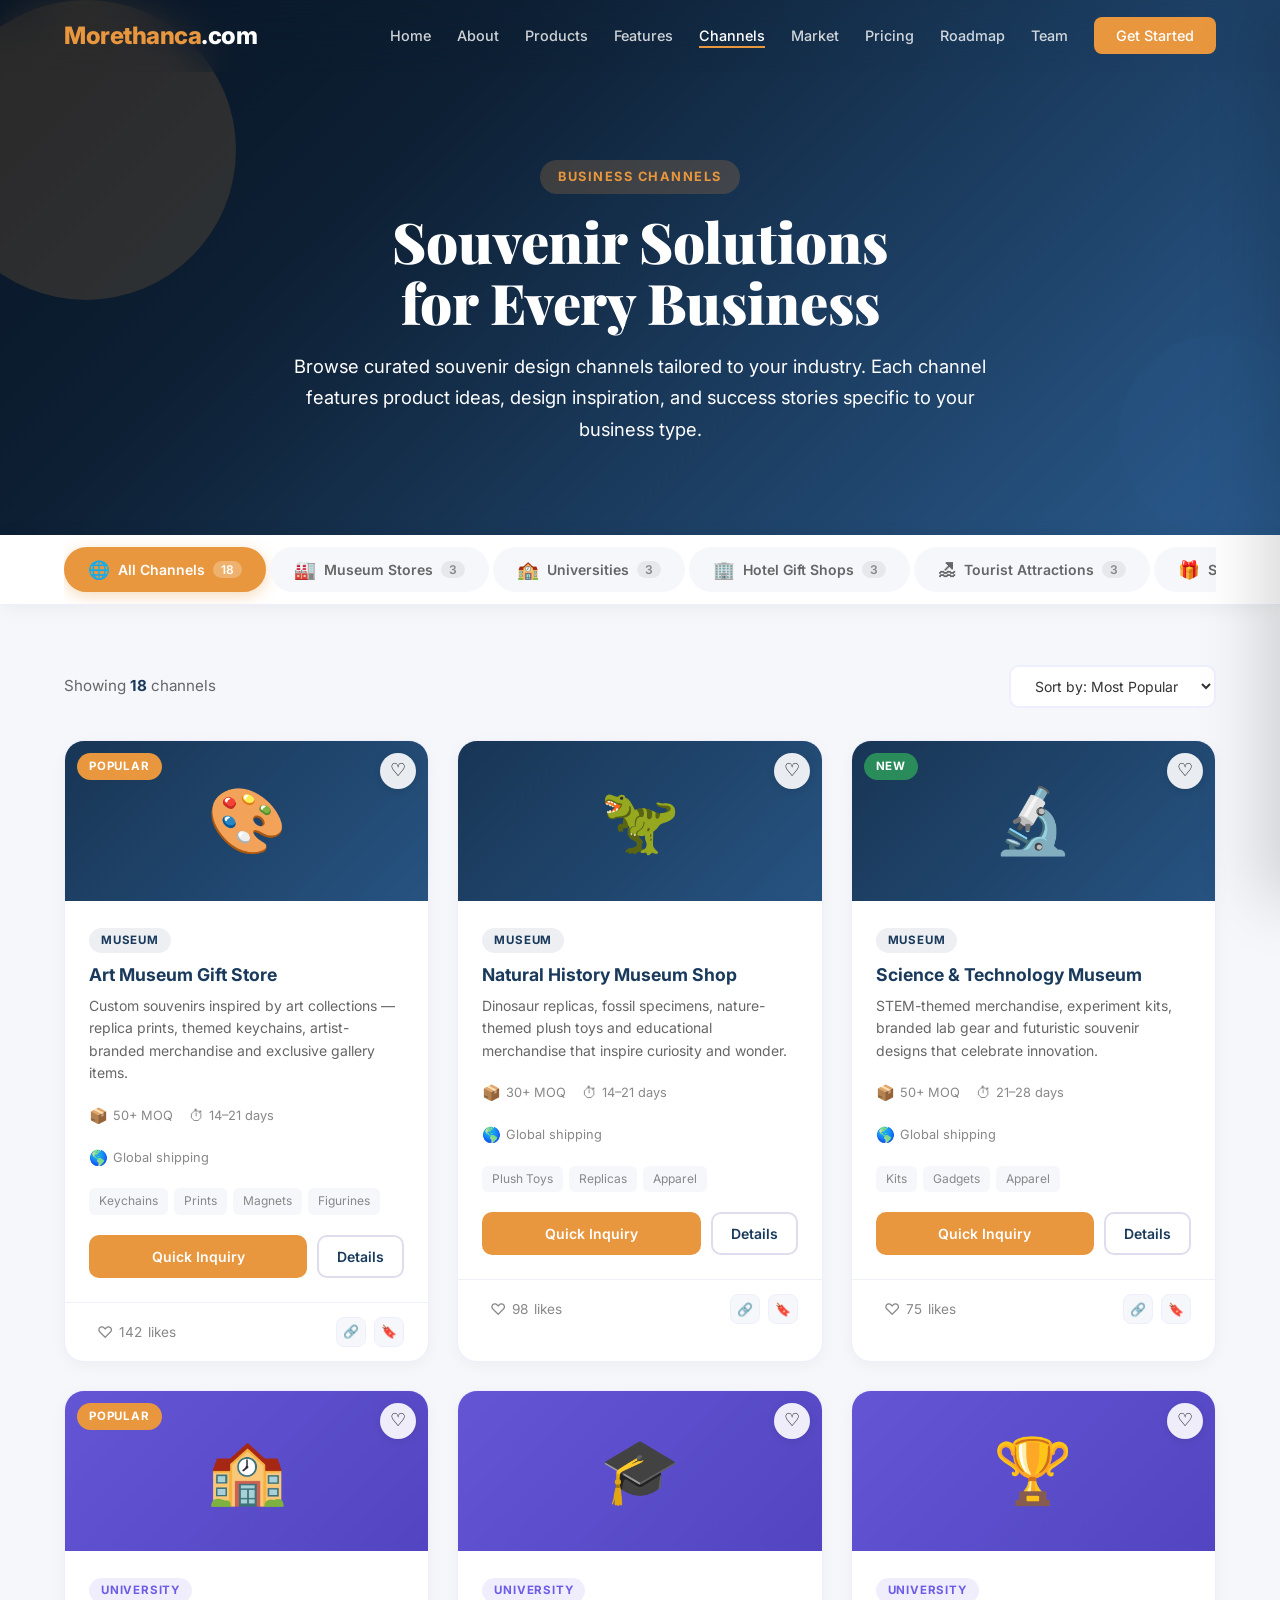
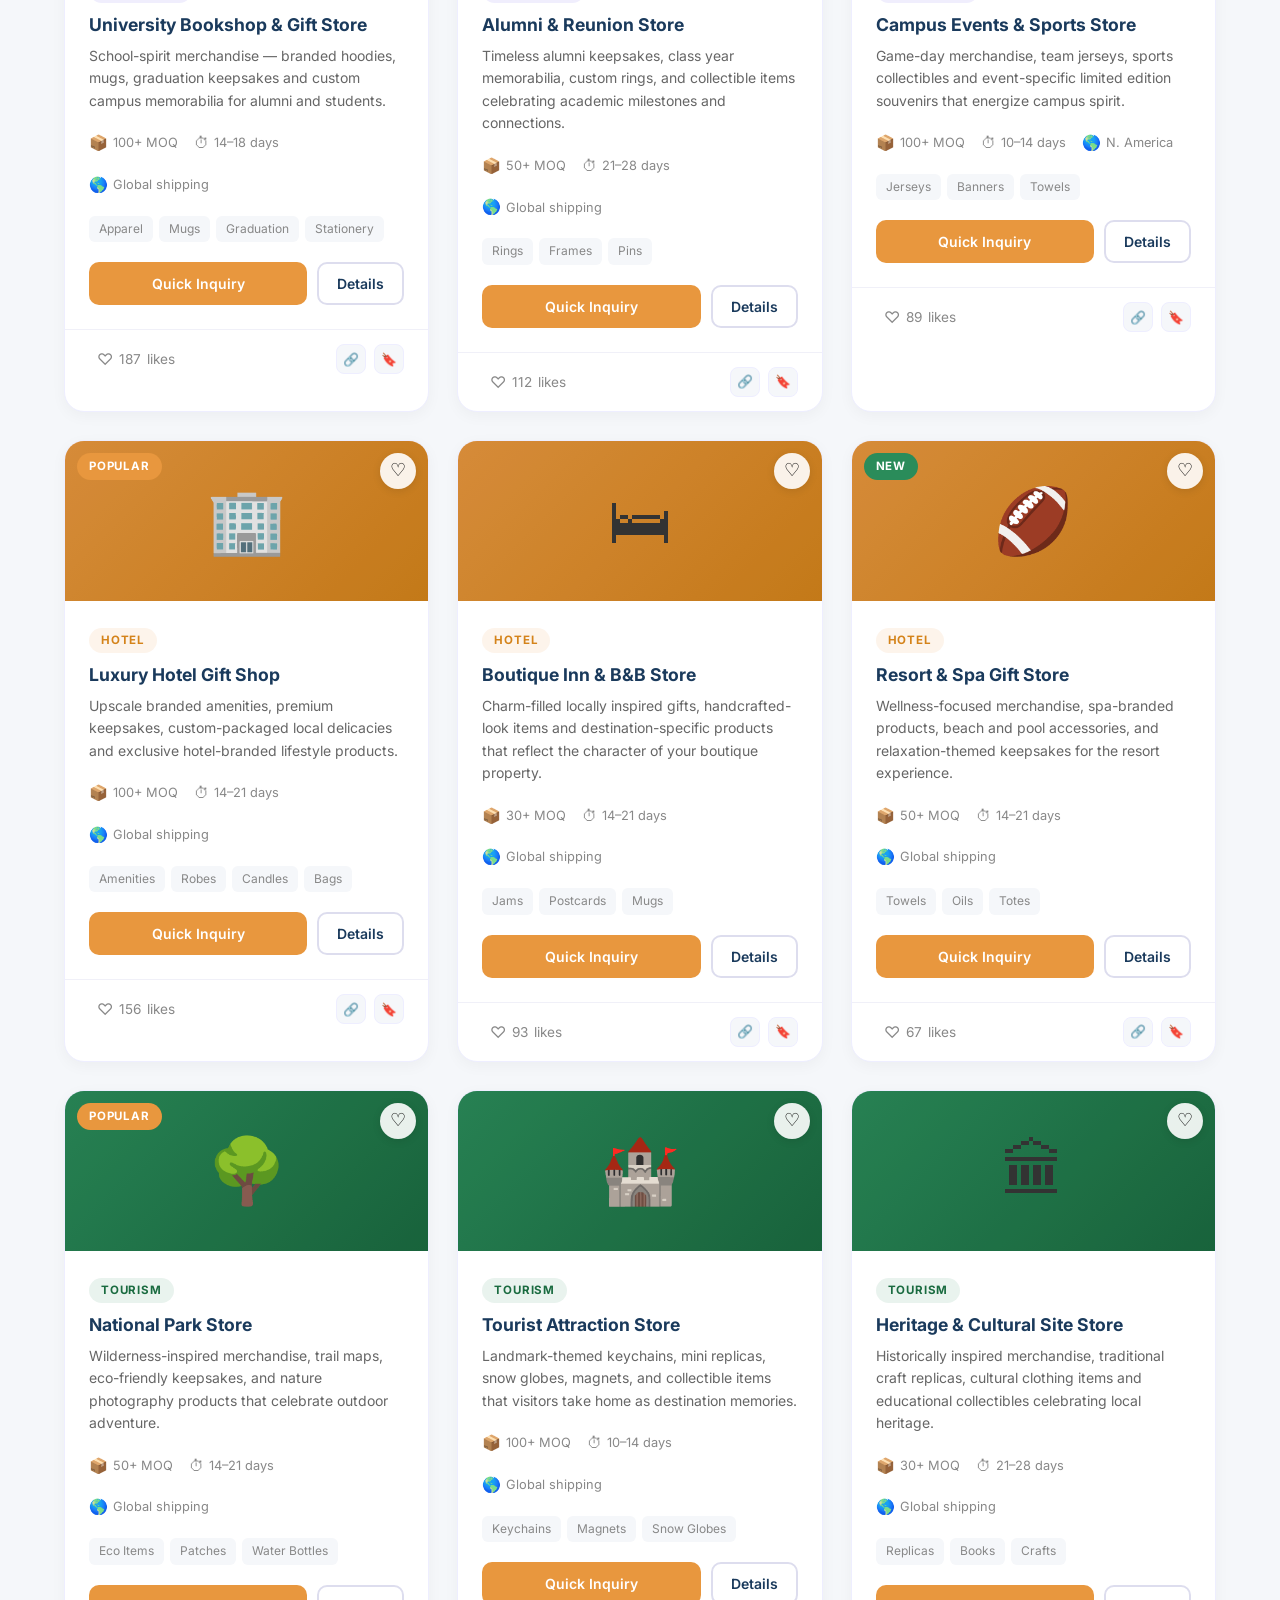
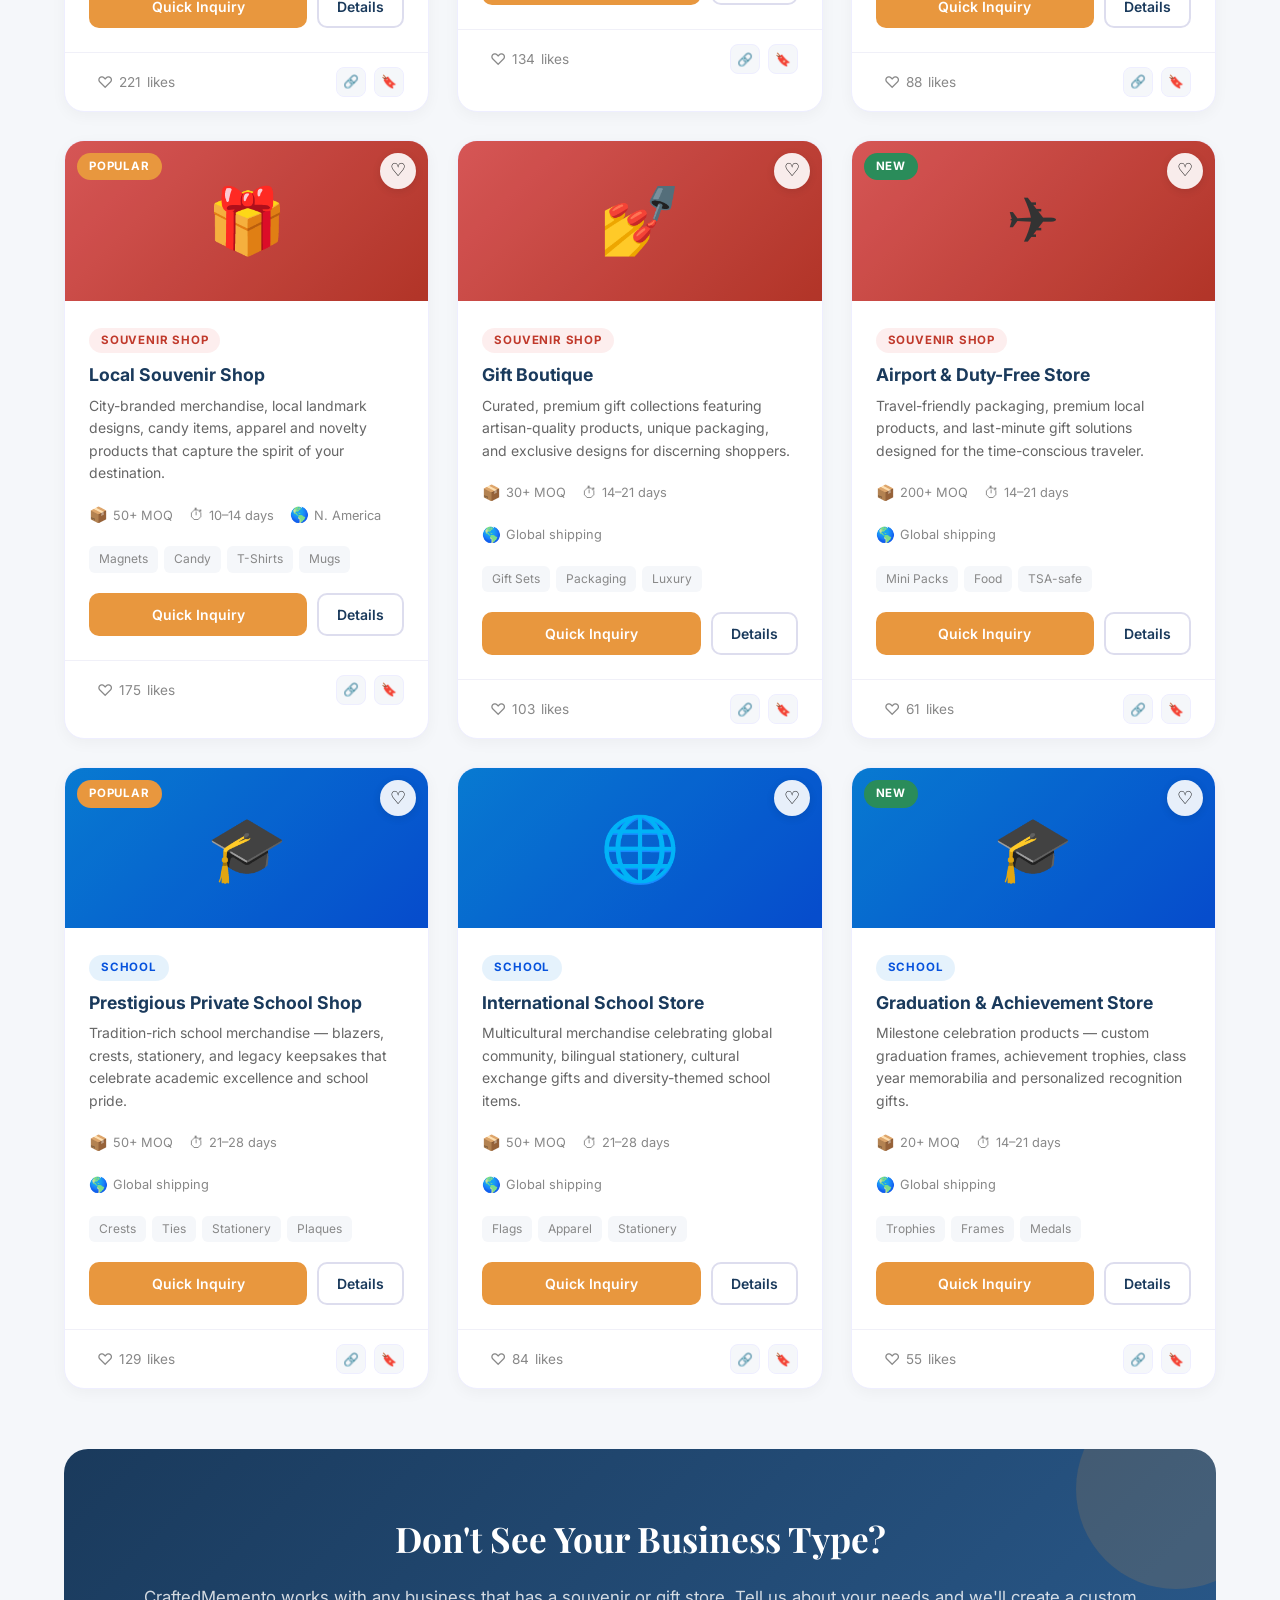
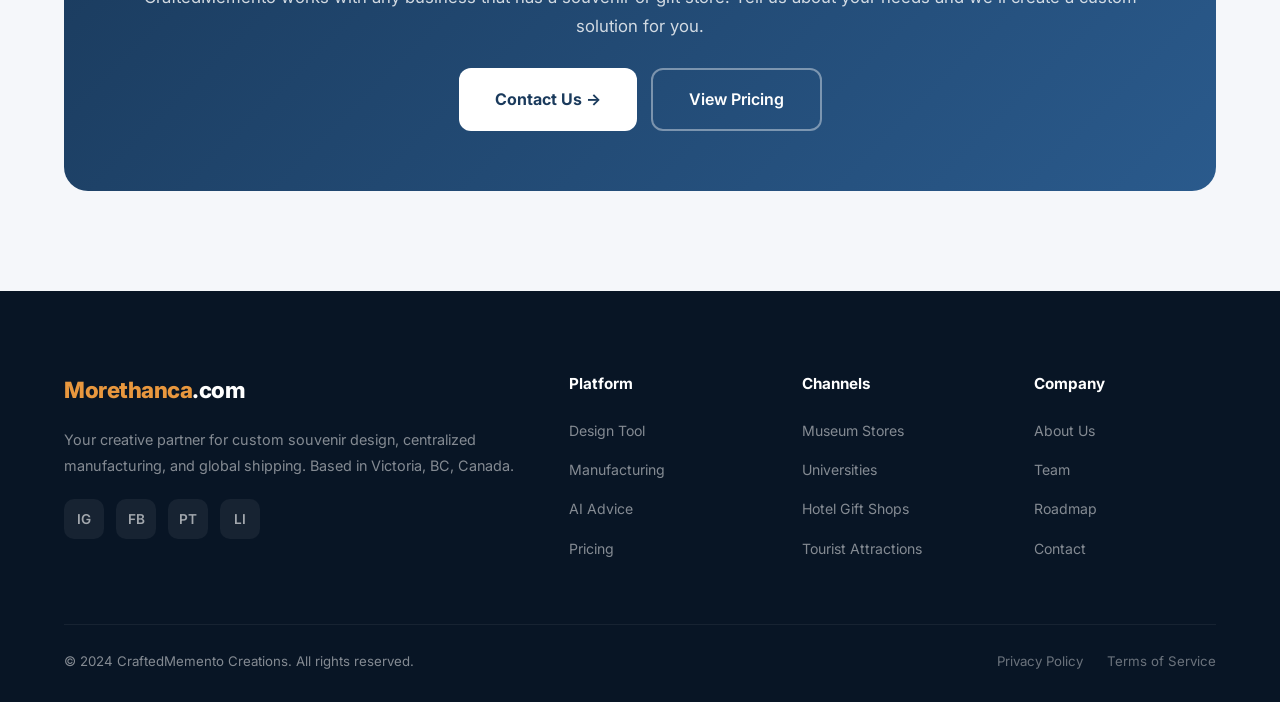
<file: channels.html>
<!DOCTYPE html>
<html lang="en">
<head>
    <meta charset="UTF-8">
    <meta name="viewport" content="width=device-width, initial-scale=1.0">
    <title>Channels - CraftedMemento Creations | Morethanca.com</title>
    <link rel="preconnect" href="https://fonts.googleapis.com">
    <link href="https://fonts.googleapis.com/css2?family=Inter:wght@300;400;500;600;700;800;900&family=Playfair+Display:wght@700;800;900&display=swap" rel="stylesheet">
    <style>
/* ========== RESET & VARIABLES ========== */
* { margin: 0; padding: 0; box-sizing: border-box; }
:root {
    --primary: #1a3a5c; --primary-light: #2a5a8c;
    --accent: #e8973e; --accent-dark: #d4831a;
    --light: #f5f7fa; --lighter: #fafbfc;
    --dark: #0d1f33; --darker: #081525;
    --text: #333; --text-light: #666; --text-muted: #888;
    --white: #ffffff; --green: #2a8c5a; --green-dark: #1a6b40; --purple: #6c5ce7;
}
html { scroll-behavior: smooth; }
body { font-family: 'Inter', 'Segoe UI', sans-serif; color: var(--text); line-height: 1.7; overflow-x: hidden; }

/* ========== ANIMATIONS ========== */
@keyframes fadeInUp { from { opacity:0; transform:translateY(40px); } to { opacity:1; transform:translateY(0); } }
@keyframes float { 0%,100% { transform:translateY(0); } 50% { transform:translateY(-20px); } }
@keyframes gradientShift { 0%,100% { background-position:0% 50%; } 50% { background-position:100% 50%; } }
@keyframes particle1 { 0%,100%{transform:translate(0,0) rotate(0deg);opacity:.3} 25%{transform:translate(100px,-50px) rotate(90deg);opacity:.6} 50%{transform:translate(50px,-100px) rotate(180deg);opacity:.3} 75%{transform:translate(-50px,-50px) rotate(270deg);opacity:.5} }
@keyframes particle2 { 0%,100%{transform:translate(0,0) rotate(0deg);opacity:.2} 33%{transform:translate(-80px,60px) rotate(120deg);opacity:.5} 66%{transform:translate(60px,30px) rotate(240deg);opacity:.3} }
.animate { opacity:0; transform:translateY(40px); transition:all .8s cubic-bezier(.4,0,.2,1); }
.animate.visible { opacity:1; transform:translateY(0); }
.animate-delay-1{transition-delay:.1s} .animate-delay-2{transition-delay:.2s}
.animate-delay-3{transition-delay:.3s} .animate-delay-4{transition-delay:.4s}
.animate-delay-5{transition-delay:.5s}

/* ========== COMMON ========== */
.container { max-width:1200px; margin:0 auto; }
section { padding:100px 5%; }
.section-header { text-align:center; margin-bottom:70px; }
.section-label { display:inline-block; background:rgba(232,151,62,.1); color:var(--accent); padding:6px 18px; border-radius:50px; font-size:.8rem; font-weight:700; letter-spacing:1.5px; text-transform:uppercase; margin-bottom:16px; }
.section-header h2 { font-family:'Playfair Display',serif; font-size:3rem; color:var(--primary); margin-bottom:18px; line-height:1.2; }
.section-header p { color:var(--text-light); font-size:1.1rem; max-width:650px; margin:0 auto; }
.btn { display:inline-flex; align-items:center; gap:8px; padding:16px 36px; border-radius:12px; font-size:1rem; font-weight:600; text-decoration:none; transition:all .3s; cursor:pointer; border:none; font-family:inherit; }
.btn-primary { background:var(--accent); color:var(--white); box-shadow:0 4px 20px rgba(232,151,62,.3); }
.btn-primary:hover { background:var(--accent-dark); transform:translateY(-3px); box-shadow:0 8px 30px rgba(232,151,62,.4); }
.btn-outline-light { border:2px solid rgba(255,255,255,.4); color:var(--white); background:transparent; }
.btn-outline-light:hover { background:rgba(255,255,255,.1); border-color:var(--white); }
.btn-outline-dark { border:2px solid var(--primary); color:var(--primary); background:transparent; }
.btn-outline-dark:hover { background:var(--primary); color:var(--white); }
.btn-white { background:var(--white); color:var(--primary); font-weight:700; }
.btn-white:hover { background:var(--light); transform:translateY(-3px); box-shadow:0 12px 35px rgba(0,0,0,.2); }
.btn-lg { padding:18px 44px; font-size:1.1rem; }
.check { color:var(--green); font-weight:700; font-size:1.1rem; }

/* ========== NAVIGATION ========== */
nav { position:fixed; top:0; width:100%; z-index:1000; padding:0 5%; display:flex; justify-content:space-between; align-items:center; height:72px; background:rgba(13,31,51,.95); backdrop-filter:blur(20px); box-shadow:0 4px 30px rgba(0,0,0,.15); transition:all .4s; }
nav.transparent { background:transparent; box-shadow:none; }
nav.scrolled { background:rgba(13,31,51,.97); box-shadow:0 4px 30px rgba(0,0,0,.2); }
.logo { color:var(--white); font-size:1.5rem; font-weight:800; text-decoration:none; letter-spacing:-.5px; }
.logo span { color:var(--accent); }
.nav-links { display:flex; list-style:none; gap:26px; align-items:center; }
.nav-links a { color:rgba(255,255,255,.8); text-decoration:none; font-size:.9rem; font-weight:500; transition:all .3s; position:relative; }
.nav-links a:hover, .nav-links a.active { color:var(--white); }
.nav-links a::after { content:''; position:absolute; bottom:-4px; left:0; width:0; height:2px; background:var(--accent); transition:width .3s; }
.nav-links a:hover::after, .nav-links a.active::after { width:100%; }
.nav-cta { background:var(--accent)!important; color:var(--white)!important; padding:10px 22px!important; border-radius:8px; }
.nav-cta::after { display:none!important; }
.nav-cta:hover { background:var(--accent-dark)!important; transform:translateY(-1px); }
.menu-toggle { display:none; cursor:pointer; flex-direction:column; gap:5px; background:none; border:none; padding:5px; }
.menu-toggle span { width:24px; height:2.5px; background:var(--white); border-radius:2px; display:block; transition:.3s; }

/* ========== HOME HERO ========== */
.hero { min-height:100vh; display:flex; align-items:center; justify-content:center; background:linear-gradient(135deg,var(--darker) 0%,var(--dark) 30%,var(--primary) 60%,var(--primary-light) 100%); color:var(--white); text-align:center; padding:140px 5% 80px; position:relative; overflow:hidden; }
.hero-particles { position:absolute; inset:0; overflow:hidden; }
.hero-particles .p { position:absolute; border-radius:50%; opacity:.15; }
.hero-particles .p:nth-child(1){width:300px;height:300px;background:var(--accent);top:10%;left:-5%;animation:particle1 20s infinite}
.hero-particles .p:nth-child(2){width:200px;height:200px;background:var(--primary-light);bottom:10%;right:-3%;animation:particle2 15s infinite}
.hero-particles .p:nth-child(3){width:150px;height:150px;background:var(--accent);top:50%;left:50%;animation:particle1 25s infinite reverse}
.hero-particles .p:nth-child(4){width:100px;height:100px;background:#fff;top:20%;right:20%;animation:particle2 18s infinite}
.hero-content { position:relative; z-index:1; max-width:900px; }
.hero-badge { display:inline-block; background:rgba(232,151,62,.15); border:1px solid rgba(232,151,62,.3); color:var(--accent); padding:8px 20px; border-radius:50px; font-size:.85rem; font-weight:600; margin-bottom:28px; }
.hero h1 { font-family:'Playfair Display',serif; font-size:4.5rem; margin-bottom:16px; font-weight:900; line-height:1.1; }
.hero h1 span { color:var(--accent); }
.hero .tagline { font-size:1.4rem; font-weight:300; opacity:.9; margin-bottom:18px; }
.hero .desc { font-size:1.1rem; opacity:.75; margin-bottom:45px; max-width:650px; margin-left:auto; margin-right:auto; line-height:1.8; }
.hero-buttons { display:flex; gap:16px; justify-content:center; flex-wrap:wrap; }
.hero-stats { display:flex; justify-content:center; gap:60px; margin-top:70px; padding-top:40px; border-top:1px solid rgba(255,255,255,.1); flex-wrap:wrap; }
.hero-stat { text-align:center; }
.hero-stat .num { font-size:2rem; font-weight:800; color:var(--accent); }
.hero-stat .lbl { font-size:.85rem; opacity:.6; margin-top:4px; }

/* ========== HOME OVERVIEW ========== */
.home-overview { background:var(--light); }
.overview-grid { display:grid; grid-template-columns:repeat(3,1fr); gap:30px; }
.overview-card { background:var(--white); border-radius:20px; padding:36px 28px; text-align:center; border:1px solid #eef; box-shadow:0 4px 15px rgba(0,0,0,.04); transition:all .4s; }
.overview-card:hover { transform:translateY(-8px); box-shadow:0 20px 40px rgba(0,0,0,.08); border-color:var(--accent); }
.overview-icon { width:70px; height:70px; border-radius:50%; margin:0 auto 20px; display:flex; align-items:center; justify-content:center; font-size:1.8rem; color:var(--white); }
.oi-1 { background:linear-gradient(135deg,var(--primary),var(--primary-light)); }
.oi-2 { background:linear-gradient(135deg,var(--accent),var(--accent-dark)); }
.oi-3 { background:linear-gradient(135deg,var(--green),var(--green-dark)); }
.oi-4 { background:linear-gradient(135deg,var(--purple),#5a4bd1); }
.oi-5 { background:linear-gradient(135deg,#e85d5d,#c0392b); }
.oi-6 { background:linear-gradient(135deg,#0984e3,#0652dd); }
.overview-card h3 { color:var(--primary); font-size:1.1rem; margin-bottom:10px; }
.overview-card p { color:var(--text-light); font-size:.9rem; }

/* ========== PAGE HERO ========== */
.page-hero { padding:160px 5% 90px; text-align:center; color:var(--white); position:relative; overflow:hidden; background:linear-gradient(135deg,var(--darker) 0%,var(--dark) 30%,var(--primary) 60%,var(--primary-light) 100%); }
.page-hero .hero-particles { position:absolute; inset:0; overflow:hidden; }
.page-hero .hero-particles .p { position:absolute; border-radius:50%; opacity:.15; }
.page-hero .hero-particles .p:nth-child(1){width:300px;height:300px;background:var(--accent);top:0;left:-5%;animation:particle1 20s infinite}
.page-hero .hero-particles .p:nth-child(2){width:200px;height:200px;background:var(--primary-light);bottom:0;right:-3%;animation:particle2 15s infinite}
.page-hero-content { position:relative; z-index:1; max-width:700px; margin:0 auto; }
.page-hero .section-label { background:rgba(232,151,62,.2); }
.page-hero h1 { font-family:'Playfair Display',serif; font-size:3.5rem; margin-bottom:18px; font-weight:900; line-height:1.1; }
.page-hero p { font-size:1.15rem; opacity:.8; }

/* ========== ABOUT ========== */
.about-grid { display:grid; grid-template-columns:1fr 1fr; gap:80px; align-items:center; }
.about-content .label { display:inline-block; background:rgba(232,151,62,.1); color:var(--accent); padding:6px 18px; border-radius:50px; font-size:.8rem; font-weight:700; letter-spacing:1.5px; text-transform:uppercase; margin-bottom:20px; }
.about-content h2 { font-family:'Playfair Display',serif; font-size:2.8rem; color:var(--primary); margin-bottom:24px; line-height:1.2; }
.about-content p { color:var(--text-light); margin-bottom:18px; font-size:1.05rem; }
.highlight-box { background:linear-gradient(135deg,var(--primary),var(--primary-light)); color:var(--white); padding:24px 28px; border-radius:16px; margin:25px 0; font-weight:500; font-size:1.05rem; line-height:1.7; }
.about-card-stack { position:relative; min-height:480px; }
.about-float-card { position:absolute; background:var(--white); border-radius:16px; padding:28px; box-shadow:0 15px 40px rgba(0,0,0,.08); border:1px solid #eef; }
.about-float-card.card-1{top:0;left:0;right:30px;z-index:3;animation:float 6s ease-in-out infinite}
.about-float-card.card-2{top:155px;left:30px;right:0;z-index:2;animation:float 6s ease-in-out infinite 1s}
.about-float-card.card-3{top:310px;left:15px;right:15px;z-index:1;animation:float 6s ease-in-out infinite 2s}
.card-icon{width:50px;height:50px;border-radius:12px;display:flex;align-items:center;justify-content:center;font-size:1.5rem;margin-bottom:15px;color:var(--white)}
.card-icon.blue{background:linear-gradient(135deg,var(--primary),var(--primary-light))}
.card-icon.orange{background:linear-gradient(135deg,var(--accent),var(--accent-dark))}
.card-icon.green{background:linear-gradient(135deg,var(--green),var(--green-dark))}
.about-float-card h4{color:var(--primary);font-size:1.05rem;margin-bottom:6px}
.about-float-card p{color:var(--text-light);font-size:.88rem;line-height:1.6}

/* ========== BENEFITS ========== */
.benefits-main { display:grid; grid-template-columns:1fr 1fr; gap:60px; align-items:center; }
.benefits-list { display:flex; flex-direction:column; gap:20px; }
.benefit-row { display:flex; gap:20px; padding:24px; background:var(--white); border-radius:16px; box-shadow:0 4px 15px rgba(0,0,0,.04); transition:all .3s; border:1px solid transparent; }
.benefit-row:hover { border-color:var(--accent); box-shadow:0 8px 30px rgba(0,0,0,.08); transform:translateX(6px); }
.benefit-icon { flex-shrink:0; width:52px; height:52px; border-radius:14px; display:flex; align-items:center; justify-content:center; font-size:1.3rem; color:var(--white); }
.b1{background:linear-gradient(135deg,#e85d5d,#c0392b)} .b2{background:linear-gradient(135deg,var(--accent),var(--accent-dark))}
.b3{background:linear-gradient(135deg,var(--primary),var(--primary-light))} .b4{background:linear-gradient(135deg,var(--green),var(--green-dark))}
.benefit-row h4{color:var(--primary);font-size:1.05rem;margin-bottom:4px}
.benefit-row p{color:var(--text-light);font-size:.9rem}
.benefits-visual { background:linear-gradient(135deg,var(--primary),var(--primary-light)); border-radius:24px; padding:50px 40px; color:var(--white); position:relative; overflow:hidden; }
.benefits-visual::before{content:'';position:absolute;top:-60px;right:-60px;width:200px;height:200px;border-radius:50%;background:rgba(232,151,62,.2)}
.benefits-visual::after{content:'';position:absolute;bottom:-40px;left:-40px;width:150px;height:150px;border-radius:50%;background:rgba(255,255,255,.05)}
.benefits-visual h3{font-family:'Playfair Display',serif;font-size:2rem;margin-bottom:20px;position:relative;z-index:1}
.benefits-visual p{opacity:.85;position:relative;z-index:1;margin-bottom:12px;font-size:1.05rem}
.benefits-visual .quote{font-style:italic;opacity:.7;border-left:3px solid var(--accent);padding-left:18px;margin-top:30px;position:relative;z-index:1}

/* ========== LOCATION ========== */
.location-section { background:linear-gradient(135deg,var(--darker),var(--dark),var(--primary)); color:var(--white); position:relative; overflow:hidden; }
.location-grid { display:grid; grid-template-columns:1fr 1fr; gap:60px; align-items:center; position:relative; z-index:1; }
.location-text h3{font-family:'Playfair Display',serif;font-size:2.2rem;margin-bottom:20px}
.location-text p{opacity:.75;margin-bottom:15px;font-size:1.05rem}
.location-features{display:grid;grid-template-columns:1fr 1fr;gap:16px;margin-top:30px}
.loc-feat{background:rgba(255,255,255,.06);border:1px solid rgba(255,255,255,.1);padding:20px;border-radius:14px;text-align:center}
.loc-feat .val{font-size:1.8rem;font-weight:800;color:var(--accent)}
.loc-feat .lbl{font-size:.8rem;opacity:.6;margin-top:4px}
.location-map{background:rgba(255,255,255,.05);border:1px solid rgba(255,255,255,.1);border-radius:24px;padding:40px;text-align:center}
.map-pin{font-size:4rem;margin-bottom:20px;display:block}
.location-map h4{font-size:1.3rem;margin-bottom:8px}
.location-map p{opacity:.6;font-size:.95rem}
.advantages-list{text-align:left;margin-top:24px;list-style:none}
.advantages-list li{padding:8px 0;font-size:.9rem;opacity:.75;display:flex;align-items:center;gap:10px}
.advantages-list li::before{content:'\2713';color:var(--accent);font-weight:700}

/* ========== PRODUCTS ========== */
.products-grid { display:grid; grid-template-columns:repeat(4,1fr); gap:24px; }
.product-item { background:var(--white); border-radius:16px; padding:36px 20px; text-align:center; transition:all .4s; box-shadow:0 4px 15px rgba(0,0,0,.04); border:1px solid #eef; cursor:default; }
.product-item:hover { transform:translateY(-8px); box-shadow:0 20px 40px rgba(0,0,0,.1); border-color:var(--accent); }
.product-emoji{font-size:3.5rem;margin-bottom:18px;display:block}
.product-item h4{color:var(--primary);font-size:1.05rem;margin-bottom:6px}
.product-item p{color:var(--text-muted);font-size:.85rem}

/* ========== HOW IT WORKS ========== */
.steps-container { position:relative; max-width:1000px; margin:0 auto; }
.steps-line { position:absolute; top:40px; left:60px; right:60px; height:3px; background:linear-gradient(to right,var(--primary),var(--accent),var(--green)); z-index:0; }
.steps-grid { display:grid; grid-template-columns:repeat(4,1fr); gap:30px; position:relative; z-index:1; }
.step-card { text-align:center; }
.step-num { width:80px; height:80px; border-radius:50%; margin:0 auto 24px; display:flex; align-items:center; justify-content:center; font-size:1.5rem; font-weight:800; color:var(--white); box-shadow:0 8px 25px rgba(26,58,92,.3); }
.step-card:nth-child(1) .step-num{background:linear-gradient(135deg,var(--primary),var(--primary-light))}
.step-card:nth-child(2) .step-num{background:linear-gradient(135deg,var(--accent),var(--accent-dark));box-shadow:0 8px 25px rgba(232,151,62,.3)}
.step-card:nth-child(3) .step-num{background:linear-gradient(135deg,var(--green),var(--green-dark));box-shadow:0 8px 25px rgba(42,140,90,.3)}
.step-card:nth-child(4) .step-num{background:linear-gradient(135deg,var(--purple),#5a4bd1);box-shadow:0 8px 25px rgba(108,92,231,.3)}
.step-card h3{color:var(--primary);margin-bottom:10px;font-size:1.15rem}
.step-card p{color:var(--text-light);font-size:.9rem;padding:0 10px}

/* ========== FEATURES ========== */
.features-grid { display:grid; grid-template-columns:repeat(2,1fr); gap:28px; }
.feature-card { display:flex; gap:24px; background:var(--lighter); padding:36px; border-radius:20px; transition:all .4s; border:1px solid transparent; }
.feature-card:hover { background:var(--white); border-color:rgba(232,151,62,.2); box-shadow:0 20px 50px rgba(0,0,0,.06); transform:translateY(-4px); }
.feature-num { flex-shrink:0; width:52px; height:52px; border-radius:14px; display:flex; align-items:center; justify-content:center; font-size:1.2rem; font-weight:800; background:linear-gradient(135deg,var(--primary),var(--primary-light)); color:var(--white); }
.feature-card h3{color:var(--primary);font-size:1.15rem;margin-bottom:8px}
.feature-card p{color:var(--text-light);font-size:.95rem}

/* ========== ADVANTAGES ========== */
.advantages-section { background:linear-gradient(135deg,var(--darker),var(--primary)); color:var(--white); }
.advantages-section .section-header h2{color:var(--white)}
.advantages-section .section-header p{color:rgba(255,255,255,.6)}
.adv-grid { display:grid; grid-template-columns:repeat(3,1fr); gap:24px; }
.adv-card { background:rgba(255,255,255,.05); border:1px solid rgba(255,255,255,.1); border-radius:20px; padding:36px 28px; transition:all .4s; position:relative; overflow:hidden; }
.adv-card::before{content:'';position:absolute;top:0;left:0;right:0;height:3px;background:linear-gradient(to right,var(--accent),transparent);opacity:0;transition:opacity .4s}
.adv-card:hover{background:rgba(255,255,255,.08);transform:translateY(-5px)}
.adv-card:hover::before{opacity:1}
.adv-num{font-size:3rem;font-weight:900;color:rgba(232,151,62,.2);margin-bottom:15px;line-height:1}
.adv-card h3{font-size:1.15rem;margin-bottom:12px;color:var(--white)}
.adv-card p{color:rgba(255,255,255,.6);font-size:.92rem}

/* ========== MARKET ========== */
.market-grid { display:grid; grid-template-columns:1fr 1fr; gap:28px; margin-bottom:50px; }
.market-card { background:var(--white); border-radius:20px; padding:36px; border:1px solid #eef; box-shadow:0 4px 15px rgba(0,0,0,.04); transition:all .3s; }
.market-card:hover{box-shadow:0 12px 35px rgba(0,0,0,.08)}
.tag{display:inline-block;padding:4px 14px;border-radius:6px;font-size:.75rem;font-weight:700;margin-bottom:16px;text-transform:uppercase;letter-spacing:1px}
.tag-blue{background:rgba(26,58,92,.08);color:var(--primary)}
.tag-orange{background:rgba(232,151,62,.1);color:var(--accent)}
.tag-green{background:rgba(42,140,90,.1);color:var(--green)}
.tag-purple{background:rgba(108,92,231,.1);color:var(--purple)}
.tag-red{background:rgba(232,93,93,.1);color:#e85d5d}
.market-card h3{color:var(--primary);font-size:1.2rem;margin-bottom:12px}
.market-card p{color:var(--text-light);font-size:.95rem}
.market-card ul{list-style:none;margin-top:12px}
.market-card ul li{padding:6px 0;color:var(--text-light);font-size:.9rem;display:flex;align-items:flex-start;gap:10px}
.market-card ul li::before{content:'\2022';color:var(--accent);font-weight:700;font-size:1.2rem;line-height:1.4}
.target-market{background:linear-gradient(135deg,var(--primary),var(--primary-light));border-radius:24px;padding:50px;color:var(--white)}
.target-market h3{font-family:'Playfair Display',serif;font-size:1.8rem;margin-bottom:12px}
.target-market > p{opacity:.8;margin-bottom:24px}
.target-chips{display:flex;flex-wrap:wrap;gap:12px}
.chip{background:rgba(255,255,255,.12);border:1px solid rgba(255,255,255,.2);padding:10px 22px;border-radius:50px;font-size:.9rem;color:var(--white);transition:all .3s}
.chip:hover{background:rgba(255,255,255,.2);transform:translateY(-2px)}

/* ========== REVENUE ========== */
.revenue-grid { display:grid; grid-template-columns:repeat(3,1fr); gap:24px; }
.revenue-card { background:var(--lighter); border-radius:20px; padding:32px 28px; border:1px solid #eef; transition:all .4s; position:relative; overflow:hidden; }
.revenue-card::before{content:'';position:absolute;top:0;left:0;width:4px;height:100%;background:var(--accent);opacity:0;transition:opacity .3s}
.revenue-card:hover{border-color:rgba(232,151,62,.3);box-shadow:0 12px 35px rgba(0,0,0,.06)}
.revenue-card:hover::before{opacity:1}
.rev-icon{font-size:2rem;margin-bottom:15px;display:block}
.revenue-card h3{color:var(--primary);font-size:1.1rem;margin-bottom:10px}
.revenue-card p{color:var(--text-light);font-size:.9rem}
.rev-tag{display:inline-block;margin-top:12px;padding:4px 12px;border-radius:6px;font-size:.75rem;font-weight:600}
.rev-tag-main{background:rgba(232,151,62,.1);color:var(--accent)}
.rev-tag-sub{background:rgba(26,58,92,.06);color:var(--primary)}

/* ========== SALES CHANNELS ========== */
.sales-grid { display:grid; grid-template-columns:repeat(3,1fr); gap:24px; }
.sales-card { background:var(--lighter); border-radius:20px; padding:32px 24px; border:1px solid #eef; transition:all .4s; text-align:center; }
.sales-card:hover{background:var(--white);box-shadow:0 15px 40px rgba(0,0,0,.06);transform:translateY(-5px)}
.sales-icon{font-size:2.5rem;margin-bottom:16px;display:block}
.sales-card h3{color:var(--primary);font-size:1.05rem;margin-bottom:8px}
.sales-card p{color:var(--text-light);font-size:.88rem}

/* ========== PRICING ========== */
.pricing-grid { display:grid; grid-template-columns:repeat(3,1fr); gap:28px; max-width:1100px; margin:0 auto; }
.pricing-card { background:var(--white); border-radius:24px; padding:44px 32px; text-align:center; box-shadow:0 5px 20px rgba(0,0,0,.04); transition:all .4s; border:2px solid transparent; position:relative; }
.pricing-card.featured{border-color:var(--accent);box-shadow:0 20px 50px rgba(232,151,62,.15)}
.pricing-card:hover{transform:translateY(-8px);box-shadow:0 25px 50px rgba(0,0,0,.1)}
.pricing-badge{position:absolute;top:-14px;left:50%;transform:translateX(-50%);background:linear-gradient(135deg,var(--accent),var(--accent-dark));color:var(--white);padding:6px 24px;border-radius:50px;font-size:.8rem;font-weight:700;white-space:nowrap}
.plan-icon{font-size:2.5rem;margin-bottom:15px;display:block}
.plan-name{font-size:1.4rem;color:var(--primary);font-weight:800;margin-bottom:6px}
.plan-desc{color:var(--text-muted);font-size:.9rem;margin-bottom:28px}
.plan-price{font-size:3rem;font-weight:900;color:var(--primary);margin-bottom:30px;line-height:1}
.plan-price sub{font-size:1rem;font-weight:400;color:var(--text-muted)}
.pricing-card ul{list-style:none;text-align:left;margin-bottom:32px}
.pricing-card ul li{padding:10px 0;color:var(--text-light);font-size:.92rem;border-bottom:1px solid #f0f0f0;display:flex;align-items:center;gap:10px}
.btn-pricing{width:100%;justify-content:center}

/* ========== ROADMAP ========== */
.roadmap { max-width:900px; margin:0 auto; display:grid; grid-template-columns:1fr 1fr; position:relative; }
.roadmap::before{content:'';position:absolute;left:50%;top:0;bottom:0;width:3px;background:linear-gradient(to bottom,var(--primary),var(--accent),var(--green));transform:translateX(-50%)}
.milestone{padding:30px;position:relative}
.milestone:nth-child(odd){text-align:right;padding-right:60px}
.milestone:nth-child(even){padding-left:60px;grid-column:2}
.milestone::after{content:'';position:absolute;top:38px;width:16px;height:16px;border-radius:50%;background:var(--accent);border:4px solid var(--white);box-shadow:0 0 0 3px var(--accent),0 4px 10px rgba(0,0,0,.15)}
.milestone:nth-child(odd)::after{right:-8px}
.milestone:nth-child(even)::after{left:-8px}
.m-date{color:var(--accent);font-weight:700;font-size:.85rem;letter-spacing:1px;text-transform:uppercase}
.milestone h4{color:var(--primary);font-size:1.2rem;margin:6px 0}
.milestone p{color:var(--text-light);font-size:.9rem}
.m-tag{display:inline-block;margin-top:8px;padding:3px 10px;border-radius:6px;font-size:.75rem;font-weight:600}
.m-tag-done{background:rgba(42,140,90,.1);color:var(--green)}
.m-tag-progress{background:rgba(232,151,62,.1);color:var(--accent)}
.m-tag-upcoming{background:rgba(26,58,92,.06);color:var(--primary)}
.long-term{max-width:900px;margin:50px auto 0;display:grid;grid-template-columns:1fr 1fr;gap:24px}
.lt-card{background:var(--lighter);border-radius:20px;padding:32px;border:1px solid #eef}
.lt-card h4{color:var(--primary);margin-bottom:8px;font-size:1.1rem}
.lt-card p{color:var(--text-light);font-size:.9rem}

/* ========== TEAM ========== */
.team-grid{display:grid;grid-template-columns:repeat(3,1fr);gap:30px;max-width:1000px;margin:0 auto 60px}
.team-card{background:var(--white);border-radius:24px;padding:44px 28px 36px;text-align:center;box-shadow:0 5px 25px rgba(0,0,0,.04);transition:all .4s;border:1px solid transparent}
.team-card:hover{transform:translateY(-8px);box-shadow:0 20px 50px rgba(0,0,0,.08);border-color:var(--accent)}
.team-avatar{width:100px;height:100px;border-radius:50%;margin:0 auto 20px;display:flex;align-items:center;justify-content:center;font-size:2rem;font-weight:800;color:var(--white);box-shadow:0 8px 25px rgba(0,0,0,.15)}
.ta-1{background:linear-gradient(135deg,var(--primary),var(--primary-light))}
.ta-2{background:linear-gradient(135deg,var(--accent),var(--accent-dark))}
.ta-3{background:linear-gradient(135deg,var(--green),var(--green-dark))}
.team-card h3{color:var(--primary);font-size:1.15rem;margin-bottom:4px}
.team-card .role{color:var(--accent);font-weight:700;font-size:.85rem;margin-bottom:16px;text-transform:uppercase;letter-spacing:.5px}
.team-card p{color:var(--text-light);font-size:.88rem}
.org-chart{max-width:900px;margin:0 auto}
.org-title{text-align:center;font-family:'Playfair Display',serif;font-size:1.8rem;color:var(--primary);margin-bottom:30px}
.org-ceo{background:linear-gradient(135deg,var(--primary),var(--primary-light));color:var(--white);border-radius:16px;padding:24px 32px;text-align:center;max-width:320px;margin:0 auto 20px}
.org-ceo h4{font-size:1.1rem;margin-bottom:4px}
.org-ceo p{opacity:.8;font-size:.85rem}
.org-line{width:3px;height:30px;background:linear-gradient(to bottom,var(--primary),var(--accent));margin:0 auto}
.org-departments{display:grid;grid-template-columns:repeat(4,1fr);gap:16px}
.org-dept{background:var(--white);border-radius:16px;padding:24px 16px;text-align:center;border:1px solid #eef;transition:all .3s}
.org-dept:hover{border-color:var(--accent);box-shadow:0 8px 25px rgba(0,0,0,.06)}
.dept-icon{font-size:2rem;margin-bottom:10px;display:block}
.org-dept h4{color:var(--primary);font-size:.9rem;margin-bottom:6px}
.org-dept p{color:var(--text-muted);font-size:.78rem}

/* ========== CONTACT ========== */
.contact-grid{display:grid;grid-template-columns:1fr 1.3fr;gap:60px;max-width:1000px;margin:0 auto}
.contact-info h3{font-family:'Playfair Display',serif;font-size:2rem;color:var(--primary);margin-bottom:20px}
.contact-info > p{color:var(--text-light);margin-bottom:30px;font-size:1.05rem}
.contact-item{display:flex;gap:16px;margin-bottom:24px;align-items:flex-start}
.contact-item-icon{flex-shrink:0;width:48px;height:48px;border-radius:12px;background:linear-gradient(135deg,var(--primary),var(--primary-light));color:var(--white);display:flex;align-items:center;justify-content:center;font-size:1.2rem}
.contact-item h4{color:var(--primary);font-size:1rem;margin-bottom:2px}
.contact-item p{color:var(--text-light);font-size:.9rem;margin:0}
.contact-form{background:var(--white);border-radius:24px;padding:44px;box-shadow:0 10px 40px rgba(0,0,0,.06);border:1px solid #eef}
.contact-form h3{font-family:'Playfair Display',serif;font-size:1.6rem;color:var(--primary);margin-bottom:28px}
.form-row{display:grid;grid-template-columns:1fr 1fr;gap:16px}
.form-group{margin-bottom:20px}
.form-group label{display:block;font-size:.9rem;font-weight:600;color:var(--primary);margin-bottom:8px}
.form-group input,.form-group textarea,.form-group select{width:100%;padding:14px 16px;border:1.5px solid #dde;border-radius:10px;font-family:inherit;font-size:.95rem;transition:border-color .3s;outline:none;background:var(--lighter)}
.form-group input:focus,.form-group textarea:focus,.form-group select:focus{border-color:var(--accent);background:var(--white)}
.form-group textarea{resize:vertical;min-height:130px}

/* ========== CTA SECTION ========== */
.cta-section{background:linear-gradient(135deg,var(--accent),var(--accent-dark),#c0711a);background-size:200% 200%;animation:gradientShift 8s ease infinite;text-align:center;color:var(--white);padding:100px 5%;position:relative;overflow:hidden}
.cta-section::before{content:'';position:absolute;top:-50%;left:-50%;width:200%;height:200%;background:radial-gradient(circle at 30% 30%,rgba(255,255,255,.1),transparent 60%)}
.cta-content{position:relative;z-index:1;max-width:700px;margin:0 auto}
.cta-section h2{font-family:'Playfair Display',serif;font-size:3rem;margin-bottom:18px}
.cta-section p{font-size:1.15rem;opacity:.9;margin-bottom:35px}
.cta-buttons{display:flex;gap:16px;justify-content:center;flex-wrap:wrap}

/* ========== FOOTER ========== */
footer{background:var(--darker);color:rgba(255,255,255,.5);padding:80px 5% 30px}
.footer-top{display:grid;grid-template-columns:2.5fr 1fr 1fr 1fr;gap:50px;max-width:1200px;margin:0 auto}
.footer-brand .logo{font-size:1.4rem;display:inline-block;margin-bottom:18px}
.footer-brand p{font-size:.9rem;line-height:1.8;margin-bottom:20px}
.social-links{display:flex;gap:12px}
.social-link{width:40px;height:40px;border-radius:10px;background:rgba(255,255,255,.06);display:flex;align-items:center;justify-content:center;color:rgba(255,255,255,.6);text-decoration:none;font-size:.85rem;font-weight:600;transition:all .3s}
.social-link:hover{background:var(--accent);color:var(--white);transform:translateY(-2px)}
footer h4{color:var(--white);margin-bottom:20px;font-size:.95rem;font-weight:700}
footer ul{list-style:none}
footer ul li{margin-bottom:12px}
footer ul a{color:rgba(255,255,255,.5);text-decoration:none;font-size:.88rem;transition:all .3s}
footer ul a:hover{color:var(--accent);padding-left:4px}
.footer-bottom{max-width:1200px;margin:50px auto 0;padding-top:25px;border-top:1px solid rgba(255,255,255,.06);display:flex;justify-content:space-between;align-items:center;font-size:.83rem}
.footer-bottom-links{display:flex;gap:24px}
.footer-bottom-links a{color:rgba(255,255,255,.4);text-decoration:none;font-size:.83rem}
.footer-bottom-links a:hover{color:var(--accent)}

/* ========== RESPONSIVE ========== */
@media(max-width:1024px){
    .features-grid,.adv-grid,.revenue-grid,.sales-grid{grid-template-columns:repeat(2,1fr)}
    .products-grid{grid-template-columns:repeat(3,1fr)}
    .org-departments{grid-template-columns:repeat(2,1fr)}
    .overview-grid{grid-template-columns:repeat(2,1fr)}
}
@media(max-width:768px){
    .hero h1{font-size:2.8rem} .page-hero h1{font-size:2.5rem} .section-header h2{font-size:2rem}
    .about-grid,.benefits-main,.market-grid,.location-grid,.contact-grid{grid-template-columns:1fr}
    .about-card-stack{min-height:auto}
    .about-float-card{position:relative!important;top:auto!important;left:auto!important;right:auto!important;margin-bottom:16px;animation:none!important}
    .features-grid,.adv-grid,.revenue-grid,.sales-grid,.pricing-grid{grid-template-columns:1fr}
    .products-grid{grid-template-columns:repeat(2,1fr)}
    .steps-grid{grid-template-columns:1fr 1fr} .steps-line{display:none}
    .roadmap{grid-template-columns:1fr}
    .roadmap::before{left:20px}
    .milestone:nth-child(odd),.milestone:nth-child(even){text-align:left;padding-left:50px;padding-right:20px;grid-column:1}
    .milestone::after{left:12px!important;right:auto!important}
    .team-grid{grid-template-columns:1fr;max-width:380px}
    .org-departments{grid-template-columns:1fr 1fr}
    .long-term,.form-row{grid-template-columns:1fr}
    .nav-links{display:none;position:absolute;top:72px;left:0;width:100%;background:rgba(13,31,51,.98);backdrop-filter:blur(20px);flex-direction:column;padding:24px 5%;gap:16px}
    .nav-links.active{display:flex}
    .menu-toggle{display:flex}
    .footer-top{grid-template-columns:1fr}
    .footer-bottom{flex-direction:column;gap:12px}
    .location-features{grid-template-columns:1fr 1fr}
    .hero-stats{gap:30px}
    section{padding:80px 5%}
    .overview-grid{grid-template-columns:1fr}
}
@media(max-width:480px){
    .hero h1{font-size:2.2rem} .page-hero h1{font-size:2rem}
    .products-grid{grid-template-columns:repeat(2,1fr)}
    .steps-grid{grid-template-columns:1fr}
    .location-features{grid-template-columns:1fr}
}

</style>
    <style>
        /* ===== CHANNELS PAGE ===== */
        .channel-filter-bar {
            background: var(--white);
            padding: 0 5%;
            border-bottom: 1px solid #eef;
            position: sticky;
            top: 72px;
            z-index: 900;
            box-shadow: 0 2px 20px rgba(0,0,0,.06);
        }
        .filter-tabs {
            display: flex;
            gap: 4px;
            overflow-x: auto;
            scrollbar-width: none;
            padding: 12px 0;
            max-width: 1200px;
            margin: 0 auto;
        }
        .filter-tabs::-webkit-scrollbar { display: none; }
        .filter-tab {
            display: flex;
            align-items: center;
            gap: 8px;
            padding: 10px 22px;
            border-radius: 50px;
            border: 2px solid transparent;
            background: var(--light);
            color: var(--text-light);
            font-size: .875rem;
            font-weight: 600;
            cursor: pointer;
            transition: all .25s;
            white-space: nowrap;
            font-family: inherit;
        }
        .filter-tab:hover { background: rgba(232,151,62,.08); color: var(--accent); border-color: rgba(232,151,62,.2); }
        .filter-tab.active { background: var(--accent); color: var(--white); border-color: var(--accent); box-shadow: 0 4px 15px rgba(232,151,62,.35); }
        .filter-tab .tab-icon { font-size: 1.1rem; }
        .filter-tab .tab-count { background: rgba(255,255,255,.25); padding: 1px 8px; border-radius: 20px; font-size: .75rem; }
        .filter-tab:not(.active) .tab-count { background: rgba(0,0,0,.06); color: var(--text-muted); }

        .channels-main { background: var(--light); padding: 60px 5% 100px; }
        .channels-container { max-width: 1200px; margin: 0 auto; }

        /* Sort & count bar */
        .channels-topbar {
            display: flex;
            justify-content: space-between;
            align-items: center;
            margin-bottom: 32px;
            flex-wrap: wrap;
            gap: 16px;
        }
        .results-count { color: var(--text-light); font-size: .95rem; }
        .results-count strong { color: var(--primary); }
        .sort-select {
            padding: 10px 20px;
            border: 2px solid #eef;
            border-radius: 10px;
            font-family: inherit;
            font-size: .875rem;
            color: var(--text);
            background: var(--white);
            cursor: pointer;
            outline: none;
            transition: border-color .2s;
        }
        .sort-select:focus { border-color: var(--accent); }

        /* Channel cards grid */
        .channels-grid {
            display: grid;
            grid-template-columns: repeat(3, 1fr);
            gap: 28px;
        }

        .channel-card {
            background: var(--white);
            border-radius: 20px;
            overflow: hidden;
            border: 1px solid #eef;
            box-shadow: 0 4px 15px rgba(0,0,0,.04);
            transition: all .35s;
            position: relative;
        }
        .channel-card:hover { transform: translateY(-6px); box-shadow: 0 20px 50px rgba(0,0,0,.1); border-color: rgba(232,151,62,.25); }
        .channel-card.hidden { display: none; }

        .card-cover {
            height: 160px;
            display: flex;
            align-items: center;
            justify-content: center;
            font-size: 4rem;
            position: relative;
            overflow: hidden;
        }
        .card-cover::after {
            content: '';
            position: absolute;
            inset: 0;
            background: rgba(0,0,0,.08);
        }
        .cover-museum    { background: linear-gradient(135deg, #1a3a5c, #2a5a8c); }
        .cover-university{ background: linear-gradient(135deg, #6c5ce7, #5a4bd1); }
        .cover-hotel     { background: linear-gradient(135deg, #e8973e, #d4831a); }
        .cover-tourism   { background: linear-gradient(135deg, #2a8c5a, #1a6b40); }
        .cover-souvenir  { background: linear-gradient(135deg, #e85d5d, #c0392b); }
        .cover-school    { background: linear-gradient(135deg, #0984e3, #0652dd); }

        .card-badge {
            position: absolute;
            top: 12px;
            left: 12px;
            z-index: 2;
            padding: 4px 12px;
            border-radius: 20px;
            font-size: .72rem;
            font-weight: 700;
            text-transform: uppercase;
            letter-spacing: .8px;
            background: rgba(255,255,255,.9);
            color: var(--primary);
        }
        .badge-popular { background: var(--accent); color: var(--white); }
        .badge-new     { background: var(--green); color: var(--white); }

        /* Save button */
        .btn-save {
            position: absolute;
            top: 12px;
            right: 12px;
            z-index: 2;
            width: 36px;
            height: 36px;
            border-radius: 50%;
            background: rgba(255,255,255,.9);
            border: none;
            cursor: pointer;
            display: flex;
            align-items: center;
            justify-content: center;
            font-size: 1.1rem;
            transition: all .2s;
            box-shadow: 0 2px 8px rgba(0,0,0,.1);
        }
        .btn-save:hover { transform: scale(1.15); background: var(--white); }
        .btn-save.saved { background: #ffe8e8; color: #e85d5d; }

        .card-body { padding: 24px; }
        .card-category {
            display: inline-block;
            padding: 3px 12px;
            border-radius: 20px;
            font-size: .72rem;
            font-weight: 700;
            text-transform: uppercase;
            letter-spacing: .8px;
            margin-bottom: 10px;
        }
        .cat-museum    { background: rgba(26,58,92,.08);   color: var(--primary); }
        .cat-university{ background: rgba(108,92,231,.1);  color: var(--purple); }
        .cat-hotel     { background: rgba(232,151,62,.1);  color: var(--accent-dark); }
        .cat-tourism   { background: rgba(42,140,90,.1);   color: var(--green-dark); }
        .cat-souvenir  { background: rgba(232,93,93,.1);   color: #c0392b; }
        .cat-school    { background: rgba(9,132,227,.1);   color: #0652dd; }

        .card-body h3 { color: var(--primary); font-size: 1.1rem; margin-bottom: 8px; line-height: 1.35; }
        .card-body p  { color: var(--text-light); font-size: .875rem; line-height: 1.6; margin-bottom: 18px; }

        .card-meta {
            display: flex;
            gap: 16px;
            margin-bottom: 18px;
            flex-wrap: wrap;
        }
        .meta-item {
            display: flex;
            align-items: center;
            gap: 5px;
            font-size: .8rem;
            color: var(--text-muted);
        }
        .meta-item .meta-icon { font-size: .95rem; }

        .card-tags { display: flex; flex-wrap: wrap; gap: 6px; margin-bottom: 20px; }
        .card-tag {
            padding: 3px 10px;
            background: var(--light);
            border-radius: 6px;
            font-size: .75rem;
            color: var(--text-muted);
        }

        .card-actions { display: flex; gap: 10px; }
        .btn-inquire {
            flex: 1;
            padding: 11px 0;
            background: var(--accent);
            color: var(--white);
            border: none;
            border-radius: 10px;
            font-family: inherit;
            font-size: .875rem;
            font-weight: 600;
            cursor: pointer;
            transition: all .25s;
        }
        .btn-inquire:hover { background: var(--accent-dark); transform: translateY(-1px); box-shadow: 0 6px 20px rgba(232,151,62,.35); }
        .btn-details {
            padding: 11px 18px;
            background: transparent;
            color: var(--primary);
            border: 2px solid #dde;
            border-radius: 10px;
            font-family: inherit;
            font-size: .875rem;
            font-weight: 600;
            cursor: pointer;
            transition: all .25s;
        }
        .btn-details:hover { border-color: var(--primary); background: var(--light); }

        /* Like bar */
        .card-footer {
            padding: 14px 24px;
            border-top: 1px solid #f0f0f8;
            display: flex;
            align-items: center;
            justify-content: space-between;
        }
        .btn-like {
            display: flex;
            align-items: center;
            gap: 6px;
            background: none;
            border: none;
            cursor: pointer;
            color: var(--text-muted);
            font-size: .85rem;
            font-family: inherit;
            padding: 4px 8px;
            border-radius: 8px;
            transition: all .2s;
        }
        .btn-like:hover { background: #fff0f0; color: #e85d5d; }
        .btn-like.liked { color: #e85d5d; }
        .btn-like .heart { font-size: 1rem; }
        .share-links { display: flex; gap: 8px; }
        .share-btn {
            width: 30px;
            height: 30px;
            border-radius: 8px;
            border: 1px solid #eef;
            background: var(--light);
            cursor: pointer;
            display: flex;
            align-items: center;
            justify-content: center;
            font-size: .8rem;
            color: var(--text-muted);
            transition: all .2s;
        }
        .share-btn:hover { background: var(--accent); color: var(--white); border-color: var(--accent); }

        /* Empty state */
        .empty-state {
            display: none;
            grid-column: 1/-1;
            text-align: center;
            padding: 80px 20px;
        }
        .empty-state.show { display: block; }
        .empty-state .empty-icon { font-size: 4rem; margin-bottom: 20px; opacity: .4; }
        .empty-state h3 { color: var(--primary); margin-bottom: 10px; }
        .empty-state p { color: var(--text-muted); }

        /* ===== INQUIRY MODAL ===== */
        .modal-overlay {
            position: fixed;
            inset: 0;
            background: rgba(13,31,51,.7);
            backdrop-filter: blur(4px);
            z-index: 2000;
            display: flex;
            align-items: center;
            justify-content: center;
            padding: 20px;
            opacity: 0;
            pointer-events: none;
            transition: opacity .3s;
        }
        .modal-overlay.open { opacity: 1; pointer-events: all; }
        .modal {
            background: var(--white);
            border-radius: 24px;
            width: 100%;
            max-width: 560px;
            max-height: 90vh;
            overflow-y: auto;
            transform: translateY(20px) scale(.97);
            transition: all .3s;
            box-shadow: 0 40px 80px rgba(0,0,0,.25);
        }
        .modal-overlay.open .modal { transform: none; }
        .modal-header {
            padding: 32px 36px 24px;
            border-bottom: 1px solid #f0f0f8;
            display: flex;
            justify-content: space-between;
            align-items: flex-start;
        }
        .modal-header h3 { color: var(--primary); font-size: 1.4rem; font-family: 'Playfair Display', serif; }
        .modal-header p { color: var(--text-muted); font-size: .88rem; margin-top: 4px; }
        .modal-close {
            width: 36px;
            height: 36px;
            border-radius: 10px;
            border: 1px solid #eef;
            background: var(--light);
            cursor: pointer;
            font-size: 1.1rem;
            display: flex;
            align-items: center;
            justify-content: center;
            transition: all .2s;
            flex-shrink: 0;
        }
        .modal-close:hover { background: #ffe8e8; color: #e85d5d; border-color: #fcc; }
        .modal-body { padding: 28px 36px; }
        .form-row { display: grid; grid-template-columns: 1fr 1fr; gap: 16px; }
        .form-group { margin-bottom: 20px; }
        .form-group label { display: block; color: var(--primary); font-size: .875rem; font-weight: 600; margin-bottom: 8px; }
        .form-group input,
        .form-group select,
        .form-group textarea {
            width: 100%;
            padding: 12px 16px;
            border: 2px solid #eef;
            border-radius: 10px;
            font-family: inherit;
            font-size: .9rem;
            color: var(--text);
            background: var(--lighter);
            outline: none;
            transition: border-color .2s, background .2s;
        }
        .form-group input:focus,
        .form-group select:focus,
        .form-group textarea:focus {
            border-color: var(--accent);
            background: var(--white);
        }
        .form-group textarea { resize: vertical; min-height: 90px; }
        .modal-footer { padding: 0 36px 32px; display: flex; gap: 12px; }
        .btn-modal-submit {
            flex: 1;
            padding: 14px;
            background: var(--accent);
            color: var(--white);
            border: none;
            border-radius: 12px;
            font-family: inherit;
            font-size: 1rem;
            font-weight: 700;
            cursor: pointer;
            transition: all .25s;
        }
        .btn-modal-submit:hover { background: var(--accent-dark); transform: translateY(-1px); box-shadow: 0 8px 25px rgba(232,151,62,.4); }
        .btn-modal-cancel {
            padding: 14px 24px;
            background: transparent;
            color: var(--text-light);
            border: 2px solid #dde;
            border-radius: 12px;
            font-family: inherit;
            font-size: 1rem;
            font-weight: 600;
            cursor: pointer;
            transition: all .2s;
        }
        .btn-modal-cancel:hover { border-color: var(--text-light); color: var(--text); }

        /* Success toast */
        .toast {
            position: fixed;
            bottom: 30px;
            right: 30px;
            background: var(--primary);
            color: var(--white);
            padding: 16px 24px;
            border-radius: 14px;
            font-size: .9rem;
            font-weight: 500;
            box-shadow: 0 10px 30px rgba(0,0,0,.2);
            z-index: 3000;
            display: flex;
            align-items: center;
            gap: 10px;
            transform: translateY(80px);
            opacity: 0;
            transition: all .35s cubic-bezier(.4,0,.2,1);
        }
        .toast.show { transform: none; opacity: 1; }
        .toast .toast-icon { font-size: 1.2rem; }

        /* Detail panel */
        .detail-panel {
            position: fixed;
            top: 0;
            right: 0;
            bottom: 0;
            width: 420px;
            background: var(--white);
            z-index: 1500;
            box-shadow: -20px 0 60px rgba(0,0,0,.15);
            transform: translateX(100%);
            transition: transform .35s cubic-bezier(.4,0,.2,1);
            overflow-y: auto;
        }
        .detail-panel.open { transform: none; }
        .detail-panel-overlay {
            position: fixed;
            inset: 0;
            background: rgba(13,31,51,.3);
            z-index: 1400;
            opacity: 0;
            pointer-events: none;
            transition: opacity .3s;
        }
        .detail-panel-overlay.open { opacity: 1; pointer-events: all; }
        .detail-header {
            padding: 28px;
            border-bottom: 1px solid #f0f0f8;
            display: flex;
            justify-content: space-between;
            align-items: center;
            position: sticky;
            top: 0;
            background: var(--white);
            z-index: 1;
        }
        .detail-header h3 { color: var(--primary); font-size: 1.15rem; }
        .detail-body { padding: 28px; }
        .detail-cover {
            height: 180px;
            border-radius: 16px;
            display: flex;
            align-items: center;
            justify-content: center;
            font-size: 5rem;
            margin-bottom: 24px;
        }
        .detail-section { margin-bottom: 28px; }
        .detail-section h4 { color: var(--primary); font-size: .95rem; font-weight: 700; margin-bottom: 12px; text-transform: uppercase; letter-spacing: .8px; }
        .detail-section p { color: var(--text-light); font-size: .9rem; line-height: 1.7; }
        .detail-list { list-style: none; }
        .detail-list li { padding: 8px 0; border-bottom: 1px solid #f5f5fa; color: var(--text-light); font-size: .9rem; display: flex; gap: 10px; align-items: flex-start; }
        .detail-list li::before { content: '✓'; color: var(--green); font-weight: 700; flex-shrink: 0; }
        .detail-stat-row { display: grid; grid-template-columns: 1fr 1fr 1fr; gap: 12px; }
        .detail-stat { background: var(--light); border-radius: 12px; padding: 16px; text-align: center; }
        .detail-stat .val { font-size: 1.5rem; font-weight: 800; color: var(--accent); }
        .detail-stat .lbl { font-size: .75rem; color: var(--text-muted); margin-top: 4px; }
        .detail-actions { padding: 0 28px 28px; display: flex; gap: 12px; }
        .btn-detail-inquire {
            flex: 1;
            padding: 14px;
            background: var(--accent);
            color: var(--white);
            border: none;
            border-radius: 12px;
            font-family: inherit;
            font-size: .95rem;
            font-weight: 700;
            cursor: pointer;
            transition: all .25s;
        }
        .btn-detail-inquire:hover { background: var(--accent-dark); }

        /* CTA Banner */
        .channels-cta {
            background: linear-gradient(135deg, var(--primary), var(--primary-light));
            border-radius: 24px;
            padding: 60px 50px;
            text-align: center;
            color: var(--white);
            margin-top: 60px;
            position: relative;
            overflow: hidden;
        }
        .channels-cta::before {
            content: '';
            position: absolute;
            top: -60px; right: -60px;
            width: 200px; height: 200px;
            border-radius: 50%;
            background: rgba(232,151,62,.15);
        }
        .channels-cta h2 { font-family: 'Playfair Display', serif; font-size: 2.2rem; margin-bottom: 14px; position: relative; z-index: 1; }
        .channels-cta p { opacity: .8; margin-bottom: 28px; font-size: 1.05rem; position: relative; z-index: 1; }
        .channels-cta .cta-btns { display: flex; gap: 14px; justify-content: center; flex-wrap: wrap; position: relative; z-index: 1; }

        /* Responsive */
        @media(max-width:900px) { .channels-grid { grid-template-columns: repeat(2,1fr); } }
        @media(max-width:600px) {
            .channels-grid { grid-template-columns: 1fr; }
            .detail-panel { width: 100%; }
            .form-row { grid-template-columns: 1fr; }
        }
    </style>
</head>
<body>

<nav id="navbar">
    <a href="index.html" class="logo"><span>Morethanca</span>.com</a>
    <ul class="nav-links" id="navLinks">
        <li><a href="index.html">Home</a></li>
        <li><a href="about.html">About</a></li>
        <li><a href="products.html">Products</a></li>
        <li><a href="features.html">Features</a></li>
        <li><a href="channels.html" class="active">Channels</a></li>
        <li><a href="market.html">Market</a></li>
        <li><a href="pricing.html">Pricing</a></li>
        <li><a href="roadmap.html">Roadmap</a></li>
        <li><a href="team.html">Team</a></li>
        <li><a href="contact.html" class="nav-cta">Get Started</a></li>
    </ul>
    <button class="menu-toggle" onclick="document.getElementById('navLinks').classList.toggle('active')" aria-label="Menu">
        <span></span><span></span><span></span>
    </button>
</nav>

<!-- HERO -->
<section class="page-hero">
    <div class="hero-particles">
        <div class="p"></div><div class="p"></div>
    </div>
    <div class="page-hero-content">
        <div class="section-label animate">Business Channels</div>
        <h1 class="animate animate-delay-1">Souvenir Solutions<br>for Every Business</h1>
        <p class="animate animate-delay-2">Browse curated souvenir design channels tailored to your industry. Each channel features product ideas, design inspiration, and success stories specific to your business type.</p>
    </div>
</section>

<!-- FILTER BAR -->
<div class="channel-filter-bar">
    <div class="filter-tabs" id="filterTabs">
        <button class="filter-tab active" data-filter="all" onclick="filterChannels('all', this)">
            <span class="tab-icon">&#127760;</span> All Channels <span class="tab-count">18</span>
        </button>
        <button class="filter-tab" data-filter="museum" onclick="filterChannels('museum', this)">
            <span class="tab-icon">&#127981;</span> Museum Stores <span class="tab-count">3</span>
        </button>
        <button class="filter-tab" data-filter="university" onclick="filterChannels('university', this)">
            <span class="tab-icon">&#127979;</span> Universities <span class="tab-count">3</span>
        </button>
        <button class="filter-tab" data-filter="hotel" onclick="filterChannels('hotel', this)">
            <span class="tab-icon">&#127970;</span> Hotel Gift Shops <span class="tab-count">3</span>
        </button>
        <button class="filter-tab" data-filter="tourism" onclick="filterChannels('tourism', this)">
            <span class="tab-icon">&#127958;</span> Tourist Attractions <span class="tab-count">3</span>
        </button>
        <button class="filter-tab" data-filter="souvenir" onclick="filterChannels('souvenir', this)">
            <span class="tab-icon">&#127873;</span> Souvenir Shops <span class="tab-count">3</span>
        </button>
        <button class="filter-tab" data-filter="school" onclick="filterChannels('school', this)">
            <span class="tab-icon">&#127891;</span> Private Schools <span class="tab-count">3</span>
        </button>
    </div>
</div>

<!-- CHANNELS MAIN -->
<div class="channels-main">
    <div class="channels-container">

        <div class="channels-topbar animate">
            <p class="results-count">Showing <strong id="resultsCount">18</strong> channels</p>
            <select class="sort-select" onchange="sortChannels(this.value)">
                <option value="popular">Sort by: Most Popular</option>
                <option value="newest">Sort by: Newest</option>
                <option value="name">Sort by: Name A–Z</option>
            </select>
        </div>

        <div class="channels-grid" id="channelsGrid">

            <!-- MUSEUM -->
            <div class="channel-card animate" data-category="museum" data-likes="142" data-name="Art Museum Gift Store">
                <div class="card-cover cover-museum">
                    <span style="position:relative;z-index:1">&#127912;</span>
                    <span class="card-badge badge-popular">Popular</span>
                    <button class="btn-save" onclick="toggleSave(this)" title="Save">&#9825;</button>
                </div>
                <div class="card-body">
                    <span class="card-category cat-museum">Museum</span>
                    <h3>Art Museum Gift Store</h3>
                    <p>Custom souvenirs inspired by art collections — replica prints, themed keychains, artist-branded merchandise and exclusive gallery items.</p>
                    <div class="card-meta">
                        <span class="meta-item"><span class="meta-icon">&#128230;</span> 50+ MOQ</span>
                        <span class="meta-item"><span class="meta-icon">&#9201;</span> 14–21 days</span>
                        <span class="meta-item"><span class="meta-icon">&#127758;</span> Global shipping</span>
                    </div>
                    <div class="card-tags">
                        <span class="card-tag">Keychains</span>
                        <span class="card-tag">Prints</span>
                        <span class="card-tag">Magnets</span>
                        <span class="card-tag">Figurines</span>
                    </div>
                    <div class="card-actions">
                        <button class="btn-inquire" onclick="openInquiry('Art Museum Gift Store')">Quick Inquiry</button>
                        <button class="btn-details" onclick="openDetail('museum', 'Art Museum Gift Store')">Details</button>
                    </div>
                </div>
                <div class="card-footer">
                    <button class="btn-like" onclick="toggleLike(this)">
                        <span class="heart">&#9825;</span> <span class="like-count">142</span> likes
                    </button>
                    <div class="share-links">
                        <button class="share-btn" title="Share">&#128279;</button>
                        <button class="share-btn" title="Bookmark">&#128278;</button>
                    </div>
                </div>
            </div>

            <div class="channel-card animate animate-delay-1" data-category="museum" data-likes="98" data-name="Natural History Museum">
                <div class="card-cover cover-museum">
                    <span style="position:relative;z-index:1">&#129430;</span>
                    <button class="btn-save" onclick="toggleSave(this)" title="Save">&#9825;</button>
                </div>
                <div class="card-body">
                    <span class="card-category cat-museum">Museum</span>
                    <h3>Natural History Museum Shop</h3>
                    <p>Dinosaur replicas, fossil specimens, nature-themed plush toys and educational merchandise that inspire curiosity and wonder.</p>
                    <div class="card-meta">
                        <span class="meta-item"><span class="meta-icon">&#128230;</span> 30+ MOQ</span>
                        <span class="meta-item"><span class="meta-icon">&#9201;</span> 14–21 days</span>
                        <span class="meta-item"><span class="meta-icon">&#127758;</span> Global shipping</span>
                    </div>
                    <div class="card-tags">
                        <span class="card-tag">Plush Toys</span>
                        <span class="card-tag">Replicas</span>
                        <span class="card-tag">Apparel</span>
                    </div>
                    <div class="card-actions">
                        <button class="btn-inquire" onclick="openInquiry('Natural History Museum Shop')">Quick Inquiry</button>
                        <button class="btn-details" onclick="openDetail('museum', 'Natural History Museum Shop')">Details</button>
                    </div>
                </div>
                <div class="card-footer">
                    <button class="btn-like" onclick="toggleLike(this)">
                        <span class="heart">&#9825;</span> <span class="like-count">98</span> likes
                    </button>
                    <div class="share-links">
                        <button class="share-btn" title="Share">&#128279;</button>
                        <button class="share-btn" title="Bookmark">&#128278;</button>
                    </div>
                </div>
            </div>

            <div class="channel-card animate animate-delay-2" data-category="museum" data-likes="75" data-name="Science Museum">
                <div class="card-cover cover-museum">
                    <span style="position:relative;z-index:1">&#128300;</span>
                    <span class="card-badge badge-new">New</span>
                    <button class="btn-save" onclick="toggleSave(this)" title="Save">&#9825;</button>
                </div>
                <div class="card-body">
                    <span class="card-category cat-museum">Museum</span>
                    <h3>Science & Technology Museum</h3>
                    <p>STEM-themed merchandise, experiment kits, branded lab gear and futuristic souvenir designs that celebrate innovation.</p>
                    <div class="card-meta">
                        <span class="meta-item"><span class="meta-icon">&#128230;</span> 50+ MOQ</span>
                        <span class="meta-item"><span class="meta-icon">&#9201;</span> 21–28 days</span>
                        <span class="meta-item"><span class="meta-icon">&#127758;</span> Global shipping</span>
                    </div>
                    <div class="card-tags">
                        <span class="card-tag">Kits</span>
                        <span class="card-tag">Gadgets</span>
                        <span class="card-tag">Apparel</span>
                    </div>
                    <div class="card-actions">
                        <button class="btn-inquire" onclick="openInquiry('Science & Technology Museum')">Quick Inquiry</button>
                        <button class="btn-details" onclick="openDetail('museum', 'Science & Technology Museum')">Details</button>
                    </div>
                </div>
                <div class="card-footer">
                    <button class="btn-like" onclick="toggleLike(this)">
                        <span class="heart">&#9825;</span> <span class="like-count">75</span> likes
                    </button>
                    <div class="share-links">
                        <button class="share-btn" title="Share">&#128279;</button>
                        <button class="share-btn" title="Bookmark">&#128278;</button>
                    </div>
                </div>
            </div>

            <!-- UNIVERSITY -->
            <div class="channel-card animate" data-category="university" data-likes="187" data-name="University Bookshop">
                <div class="card-cover cover-university">
                    <span style="position:relative;z-index:1">&#127979;</span>
                    <span class="card-badge badge-popular">Popular</span>
                    <button class="btn-save" onclick="toggleSave(this)" title="Save">&#9825;</button>
                </div>
                <div class="card-body">
                    <span class="card-category cat-university">University</span>
                    <h3>University Bookshop & Gift Store</h3>
                    <p>School-spirit merchandise — branded hoodies, mugs, graduation keepsakes and custom campus memorabilia for alumni and students.</p>
                    <div class="card-meta">
                        <span class="meta-item"><span class="meta-icon">&#128230;</span> 100+ MOQ</span>
                        <span class="meta-item"><span class="meta-icon">&#9201;</span> 14–18 days</span>
                        <span class="meta-item"><span class="meta-icon">&#127758;</span> Global shipping</span>
                    </div>
                    <div class="card-tags">
                        <span class="card-tag">Apparel</span>
                        <span class="card-tag">Mugs</span>
                        <span class="card-tag">Graduation</span>
                        <span class="card-tag">Stationery</span>
                    </div>
                    <div class="card-actions">
                        <button class="btn-inquire" onclick="openInquiry('University Bookshop & Gift Store')">Quick Inquiry</button>
                        <button class="btn-details" onclick="openDetail('university', 'University Bookshop & Gift Store')">Details</button>
                    </div>
                </div>
                <div class="card-footer">
                    <button class="btn-like" onclick="toggleLike(this)">
                        <span class="heart">&#9825;</span> <span class="like-count">187</span> likes
                    </button>
                    <div class="share-links">
                        <button class="share-btn" title="Share">&#128279;</button>
                        <button class="share-btn" title="Bookmark">&#128278;</button>
                    </div>
                </div>
            </div>

            <div class="channel-card animate animate-delay-1" data-category="university" data-likes="112" data-name="Alumni Store">
                <div class="card-cover cover-university">
                    <span style="position:relative;z-index:1">&#127891;</span>
                    <button class="btn-save" onclick="toggleSave(this)" title="Save">&#9825;</button>
                </div>
                <div class="card-body">
                    <span class="card-category cat-university">University</span>
                    <h3>Alumni & Reunion Store</h3>
                    <p>Timeless alumni keepsakes, class year memorabilia, custom rings, and collectible items celebrating academic milestones and connections.</p>
                    <div class="card-meta">
                        <span class="meta-item"><span class="meta-icon">&#128230;</span> 50+ MOQ</span>
                        <span class="meta-item"><span class="meta-icon">&#9201;</span> 21–28 days</span>
                        <span class="meta-item"><span class="meta-icon">&#127758;</span> Global shipping</span>
                    </div>
                    <div class="card-tags">
                        <span class="card-tag">Rings</span>
                        <span class="card-tag">Frames</span>
                        <span class="card-tag">Pins</span>
                    </div>
                    <div class="card-actions">
                        <button class="btn-inquire" onclick="openInquiry('Alumni & Reunion Store')">Quick Inquiry</button>
                        <button class="btn-details" onclick="openDetail('university', 'Alumni & Reunion Store')">Details</button>
                    </div>
                </div>
                <div class="card-footer">
                    <button class="btn-like" onclick="toggleLike(this)">
                        <span class="heart">&#9825;</span> <span class="like-count">112</span> likes
                    </button>
                    <div class="share-links">
                        <button class="share-btn" title="Share">&#128279;</button>
                        <button class="share-btn" title="Bookmark">&#128278;</button>
                    </div>
                </div>
            </div>

            <div class="channel-card animate animate-delay-2" data-category="university" data-likes="89" data-name="Campus Events">
                <div class="card-cover cover-university">
                    <span style="position:relative;z-index:1">&#127942;</span>
                    <button class="btn-save" onclick="toggleSave(this)" title="Save">&#9825;</button>
                </div>
                <div class="card-body">
                    <span class="card-category cat-university">University</span>
                    <h3>Campus Events & Sports Store</h3>
                    <p>Game-day merchandise, team jerseys, sports collectibles and event-specific limited edition souvenirs that energize campus spirit.</p>
                    <div class="card-meta">
                        <span class="meta-item"><span class="meta-icon">&#128230;</span> 100+ MOQ</span>
                        <span class="meta-item"><span class="meta-icon">&#9201;</span> 10–14 days</span>
                        <span class="meta-item"><span class="meta-icon">&#127758;</span> N. America</span>
                    </div>
                    <div class="card-tags">
                        <span class="card-tag">Jerseys</span>
                        <span class="card-tag">Banners</span>
                        <span class="card-tag">Towels</span>
                    </div>
                    <div class="card-actions">
                        <button class="btn-inquire" onclick="openInquiry('Campus Events & Sports Store')">Quick Inquiry</button>
                        <button class="btn-details" onclick="openDetail('university', 'Campus Events & Sports Store')">Details</button>
                    </div>
                </div>
                <div class="card-footer">
                    <button class="btn-like" onclick="toggleLike(this)">
                        <span class="heart">&#9825;</span> <span class="like-count">89</span> likes
                    </button>
                    <div class="share-links">
                        <button class="share-btn" title="Share">&#128279;</button>
                        <button class="share-btn" title="Bookmark">&#128278;</button>
                    </div>
                </div>
            </div>

            <!-- HOTEL -->
            <div class="channel-card animate" data-category="hotel" data-likes="156" data-name="Luxury Hotel Gift Shop">
                <div class="card-cover cover-hotel">
                    <span style="position:relative;z-index:1">&#127970;</span>
                    <span class="card-badge badge-popular">Popular</span>
                    <button class="btn-save" onclick="toggleSave(this)" title="Save">&#9825;</button>
                </div>
                <div class="card-body">
                    <span class="card-category cat-hotel">Hotel</span>
                    <h3>Luxury Hotel Gift Shop</h3>
                    <p>Upscale branded amenities, premium keepsakes, custom-packaged local delicacies and exclusive hotel-branded lifestyle products.</p>
                    <div class="card-meta">
                        <span class="meta-item"><span class="meta-icon">&#128230;</span> 100+ MOQ</span>
                        <span class="meta-item"><span class="meta-icon">&#9201;</span> 14–21 days</span>
                        <span class="meta-item"><span class="meta-icon">&#127758;</span> Global shipping</span>
                    </div>
                    <div class="card-tags">
                        <span class="card-tag">Amenities</span>
                        <span class="card-tag">Robes</span>
                        <span class="card-tag">Candles</span>
                        <span class="card-tag">Bags</span>
                    </div>
                    <div class="card-actions">
                        <button class="btn-inquire" onclick="openInquiry('Luxury Hotel Gift Shop')">Quick Inquiry</button>
                        <button class="btn-details" onclick="openDetail('hotel', 'Luxury Hotel Gift Shop')">Details</button>
                    </div>
                </div>
                <div class="card-footer">
                    <button class="btn-like" onclick="toggleLike(this)">
                        <span class="heart">&#9825;</span> <span class="like-count">156</span> likes
                    </button>
                    <div class="share-links">
                        <button class="share-btn" title="Share">&#128279;</button>
                        <button class="share-btn" title="Bookmark">&#128278;</button>
                    </div>
                </div>
            </div>

            <div class="channel-card animate animate-delay-1" data-category="hotel" data-likes="93" data-name="Boutique Inn Store">
                <div class="card-cover cover-hotel">
                    <span style="position:relative;z-index:1">&#128719;</span>
                    <button class="btn-save" onclick="toggleSave(this)" title="Save">&#9825;</button>
                </div>
                <div class="card-body">
                    <span class="card-category cat-hotel">Hotel</span>
                    <h3>Boutique Inn & B&B Store</h3>
                    <p>Charm-filled locally inspired gifts, handcrafted-look items and destination-specific products that reflect the character of your boutique property.</p>
                    <div class="card-meta">
                        <span class="meta-item"><span class="meta-icon">&#128230;</span> 30+ MOQ</span>
                        <span class="meta-item"><span class="meta-icon">&#9201;</span> 14–21 days</span>
                        <span class="meta-item"><span class="meta-icon">&#127758;</span> Global shipping</span>
                    </div>
                    <div class="card-tags">
                        <span class="card-tag">Jams</span>
                        <span class="card-tag">Postcards</span>
                        <span class="card-tag">Mugs</span>
                    </div>
                    <div class="card-actions">
                        <button class="btn-inquire" onclick="openInquiry('Boutique Inn & B&B Store')">Quick Inquiry</button>
                        <button class="btn-details" onclick="openDetail('hotel', 'Boutique Inn & B&B Store')">Details</button>
                    </div>
                </div>
                <div class="card-footer">
                    <button class="btn-like" onclick="toggleLike(this)">
                        <span class="heart">&#9825;</span> <span class="like-count">93</span> likes
                    </button>
                    <div class="share-links">
                        <button class="share-btn" title="Share">&#128279;</button>
                        <button class="share-btn" title="Bookmark">&#128278;</button>
                    </div>
                </div>
            </div>

            <div class="channel-card animate animate-delay-2" data-category="hotel" data-likes="67" data-name="Resort & Spa">
                <div class="card-cover cover-hotel">
                    <span style="position:relative;z-index:1">&#127944;</span>
                    <span class="card-badge badge-new">New</span>
                    <button class="btn-save" onclick="toggleSave(this)" title="Save">&#9825;</button>
                </div>
                <div class="card-body">
                    <span class="card-category cat-hotel">Hotel</span>
                    <h3>Resort & Spa Gift Store</h3>
                    <p>Wellness-focused merchandise, spa-branded products, beach and pool accessories, and relaxation-themed keepsakes for the resort experience.</p>
                    <div class="card-meta">
                        <span class="meta-item"><span class="meta-icon">&#128230;</span> 50+ MOQ</span>
                        <span class="meta-item"><span class="meta-icon">&#9201;</span> 14–21 days</span>
                        <span class="meta-item"><span class="meta-icon">&#127758;</span> Global shipping</span>
                    </div>
                    <div class="card-tags">
                        <span class="card-tag">Towels</span>
                        <span class="card-tag">Oils</span>
                        <span class="card-tag">Totes</span>
                    </div>
                    <div class="card-actions">
                        <button class="btn-inquire" onclick="openInquiry('Resort & Spa Gift Store')">Quick Inquiry</button>
                        <button class="btn-details" onclick="openDetail('hotel', 'Resort & Spa Gift Store')">Details</button>
                    </div>
                </div>
                <div class="card-footer">
                    <button class="btn-like" onclick="toggleLike(this)">
                        <span class="heart">&#9825;</span> <span class="like-count">67</span> likes
                    </button>
                    <div class="share-links">
                        <button class="share-btn" title="Share">&#128279;</button>
                        <button class="share-btn" title="Bookmark">&#128278;</button>
                    </div>
                </div>
            </div>

            <!-- TOURISM -->
            <div class="channel-card animate" data-category="tourism" data-likes="221" data-name="National Park Store">
                <div class="card-cover cover-tourism">
                    <span style="position:relative;z-index:1">&#127795;</span>
                    <span class="card-badge badge-popular">Popular</span>
                    <button class="btn-save" onclick="toggleSave(this)" title="Save">&#9825;</button>
                </div>
                <div class="card-body">
                    <span class="card-category cat-tourism">Tourism</span>
                    <h3>National Park Store</h3>
                    <p>Wilderness-inspired merchandise, trail maps, eco-friendly keepsakes, and nature photography products that celebrate outdoor adventure.</p>
                    <div class="card-meta">
                        <span class="meta-item"><span class="meta-icon">&#128230;</span> 50+ MOQ</span>
                        <span class="meta-item"><span class="meta-icon">&#9201;</span> 14–21 days</span>
                        <span class="meta-item"><span class="meta-icon">&#127758;</span> Global shipping</span>
                    </div>
                    <div class="card-tags">
                        <span class="card-tag">Eco Items</span>
                        <span class="card-tag">Patches</span>
                        <span class="card-tag">Water Bottles</span>
                    </div>
                    <div class="card-actions">
                        <button class="btn-inquire" onclick="openInquiry('National Park Store')">Quick Inquiry</button>
                        <button class="btn-details" onclick="openDetail('tourism', 'National Park Store')">Details</button>
                    </div>
                </div>
                <div class="card-footer">
                    <button class="btn-like" onclick="toggleLike(this)">
                        <span class="heart">&#9825;</span> <span class="like-count">221</span> likes
                    </button>
                    <div class="share-links">
                        <button class="share-btn" title="Share">&#128279;</button>
                        <button class="share-btn" title="Bookmark">&#128278;</button>
                    </div>
                </div>
            </div>

            <div class="channel-card animate animate-delay-1" data-category="tourism" data-likes="134" data-name="Tourist Attraction Store">
                <div class="card-cover cover-tourism">
                    <span style="position:relative;z-index:1">&#127984;</span>
                    <button class="btn-save" onclick="toggleSave(this)" title="Save">&#9825;</button>
                </div>
                <div class="card-body">
                    <span class="card-category cat-tourism">Tourism</span>
                    <h3>Tourist Attraction Store</h3>
                    <p>Landmark-themed keychains, mini replicas, snow globes, magnets, and collectible items that visitors take home as destination memories.</p>
                    <div class="card-meta">
                        <span class="meta-item"><span class="meta-icon">&#128230;</span> 100+ MOQ</span>
                        <span class="meta-item"><span class="meta-icon">&#9201;</span> 10–14 days</span>
                        <span class="meta-item"><span class="meta-icon">&#127758;</span> Global shipping</span>
                    </div>
                    <div class="card-tags">
                        <span class="card-tag">Keychains</span>
                        <span class="card-tag">Magnets</span>
                        <span class="card-tag">Snow Globes</span>
                    </div>
                    <div class="card-actions">
                        <button class="btn-inquire" onclick="openInquiry('Tourist Attraction Store')">Quick Inquiry</button>
                        <button class="btn-details" onclick="openDetail('tourism', 'Tourist Attraction Store')">Details</button>
                    </div>
                </div>
                <div class="card-footer">
                    <button class="btn-like" onclick="toggleLike(this)">
                        <span class="heart">&#9825;</span> <span class="like-count">134</span> likes
                    </button>
                    <div class="share-links">
                        <button class="share-btn" title="Share">&#128279;</button>
                        <button class="share-btn" title="Bookmark">&#128278;</button>
                    </div>
                </div>
            </div>

            <div class="channel-card animate animate-delay-2" data-category="tourism" data-likes="88" data-name="Heritage Site Store">
                <div class="card-cover cover-tourism">
                    <span style="position:relative;z-index:1">&#127963;</span>
                    <button class="btn-save" onclick="toggleSave(this)" title="Save">&#9825;</button>
                </div>
                <div class="card-body">
                    <span class="card-category cat-tourism">Tourism</span>
                    <h3>Heritage & Cultural Site Store</h3>
                    <p>Historically inspired merchandise, traditional craft replicas, cultural clothing items and educational collectibles celebrating local heritage.</p>
                    <div class="card-meta">
                        <span class="meta-item"><span class="meta-icon">&#128230;</span> 30+ MOQ</span>
                        <span class="meta-item"><span class="meta-icon">&#9201;</span> 21–28 days</span>
                        <span class="meta-item"><span class="meta-icon">&#127758;</span> Global shipping</span>
                    </div>
                    <div class="card-tags">
                        <span class="card-tag">Replicas</span>
                        <span class="card-tag">Books</span>
                        <span class="card-tag">Crafts</span>
                    </div>
                    <div class="card-actions">
                        <button class="btn-inquire" onclick="openInquiry('Heritage & Cultural Site Store')">Quick Inquiry</button>
                        <button class="btn-details" onclick="openDetail('tourism', 'Heritage & Cultural Site Store')">Details</button>
                    </div>
                </div>
                <div class="card-footer">
                    <button class="btn-like" onclick="toggleLike(this)">
                        <span class="heart">&#9825;</span> <span class="like-count">88</span> likes
                    </button>
                    <div class="share-links">
                        <button class="share-btn" title="Share">&#128279;</button>
                        <button class="share-btn" title="Bookmark">&#128278;</button>
                    </div>
                </div>
            </div>

            <!-- SOUVENIR -->
            <div class="channel-card animate" data-category="souvenir" data-likes="175" data-name="Local Souvenir Shop">
                <div class="card-cover cover-souvenir">
                    <span style="position:relative;z-index:1">&#127873;</span>
                    <span class="card-badge badge-popular">Popular</span>
                    <button class="btn-save" onclick="toggleSave(this)" title="Save">&#9825;</button>
                </div>
                <div class="card-body">
                    <span class="card-category cat-souvenir">Souvenir Shop</span>
                    <h3>Local Souvenir Shop</h3>
                    <p>City-branded merchandise, local landmark designs, candy items, apparel and novelty products that capture the spirit of your destination.</p>
                    <div class="card-meta">
                        <span class="meta-item"><span class="meta-icon">&#128230;</span> 50+ MOQ</span>
                        <span class="meta-item"><span class="meta-icon">&#9201;</span> 10–14 days</span>
                        <span class="meta-item"><span class="meta-icon">&#127758;</span> N. America</span>
                    </div>
                    <div class="card-tags">
                        <span class="card-tag">Magnets</span>
                        <span class="card-tag">Candy</span>
                        <span class="card-tag">T-Shirts</span>
                        <span class="card-tag">Mugs</span>
                    </div>
                    <div class="card-actions">
                        <button class="btn-inquire" onclick="openInquiry('Local Souvenir Shop')">Quick Inquiry</button>
                        <button class="btn-details" onclick="openDetail('souvenir', 'Local Souvenir Shop')">Details</button>
                    </div>
                </div>
                <div class="card-footer">
                    <button class="btn-like" onclick="toggleLike(this)">
                        <span class="heart">&#9825;</span> <span class="like-count">175</span> likes
                    </button>
                    <div class="share-links">
                        <button class="share-btn" title="Share">&#128279;</button>
                        <button class="share-btn" title="Bookmark">&#128278;</button>
                    </div>
                </div>
            </div>

            <div class="channel-card animate animate-delay-1" data-category="souvenir" data-likes="103" data-name="Gift Boutique">
                <div class="card-cover cover-souvenir">
                    <span style="position:relative;z-index:1">&#128133;</span>
                    <button class="btn-save" onclick="toggleSave(this)" title="Save">&#9825;</button>
                </div>
                <div class="card-body">
                    <span class="card-category cat-souvenir">Souvenir Shop</span>
                    <h3>Gift Boutique</h3>
                    <p>Curated, premium gift collections featuring artisan-quality products, unique packaging, and exclusive designs for discerning shoppers.</p>
                    <div class="card-meta">
                        <span class="meta-item"><span class="meta-icon">&#128230;</span> 30+ MOQ</span>
                        <span class="meta-item"><span class="meta-icon">&#9201;</span> 14–21 days</span>
                        <span class="meta-item"><span class="meta-icon">&#127758;</span> Global shipping</span>
                    </div>
                    <div class="card-tags">
                        <span class="card-tag">Gift Sets</span>
                        <span class="card-tag">Packaging</span>
                        <span class="card-tag">Luxury</span>
                    </div>
                    <div class="card-actions">
                        <button class="btn-inquire" onclick="openInquiry('Gift Boutique')">Quick Inquiry</button>
                        <button class="btn-details" onclick="openDetail('souvenir', 'Gift Boutique')">Details</button>
                    </div>
                </div>
                <div class="card-footer">
                    <button class="btn-like" onclick="toggleLike(this)">
                        <span class="heart">&#9825;</span> <span class="like-count">103</span> likes
                    </button>
                    <div class="share-links">
                        <button class="share-btn" title="Share">&#128279;</button>
                        <button class="share-btn" title="Bookmark">&#128278;</button>
                    </div>
                </div>
            </div>

            <div class="channel-card animate animate-delay-2" data-category="souvenir" data-likes="61" data-name="Airport Duty-Free Shop">
                <div class="card-cover cover-souvenir">
                    <span style="position:relative;z-index:1">&#9992;</span>
                    <span class="card-badge badge-new">New</span>
                    <button class="btn-save" onclick="toggleSave(this)" title="Save">&#9825;</button>
                </div>
                <div class="card-body">
                    <span class="card-category cat-souvenir">Souvenir Shop</span>
                    <h3>Airport & Duty-Free Store</h3>
                    <p>Travel-friendly packaging, premium local products, and last-minute gift solutions designed for the time-conscious traveler.</p>
                    <div class="card-meta">
                        <span class="meta-item"><span class="meta-icon">&#128230;</span> 200+ MOQ</span>
                        <span class="meta-item"><span class="meta-icon">&#9201;</span> 14–21 days</span>
                        <span class="meta-item"><span class="meta-icon">&#127758;</span> Global shipping</span>
                    </div>
                    <div class="card-tags">
                        <span class="card-tag">Mini Packs</span>
                        <span class="card-tag">Food</span>
                        <span class="card-tag">TSA-safe</span>
                    </div>
                    <div class="card-actions">
                        <button class="btn-inquire" onclick="openInquiry('Airport & Duty-Free Store')">Quick Inquiry</button>
                        <button class="btn-details" onclick="openDetail('souvenir', 'Airport & Duty-Free Store')">Details</button>
                    </div>
                </div>
                <div class="card-footer">
                    <button class="btn-like" onclick="toggleLike(this)">
                        <span class="heart">&#9825;</span> <span class="like-count">61</span> likes
                    </button>
                    <div class="share-links">
                        <button class="share-btn" title="Share">&#128279;</button>
                        <button class="share-btn" title="Bookmark">&#128278;</button>
                    </div>
                </div>
            </div>

            <!-- SCHOOL -->
            <div class="channel-card animate" data-category="school" data-likes="129" data-name="Private School Shop">
                <div class="card-cover cover-school">
                    <span style="position:relative;z-index:1">&#127891;</span>
                    <span class="card-badge badge-popular">Popular</span>
                    <button class="btn-save" onclick="toggleSave(this)" title="Save">&#9825;</button>
                </div>
                <div class="card-body">
                    <span class="card-category cat-school">School</span>
                    <h3>Prestigious Private School Shop</h3>
                    <p>Tradition-rich school merchandise — blazers, crests, stationery, and legacy keepsakes that celebrate academic excellence and school pride.</p>
                    <div class="card-meta">
                        <span class="meta-item"><span class="meta-icon">&#128230;</span> 50+ MOQ</span>
                        <span class="meta-item"><span class="meta-icon">&#9201;</span> 21–28 days</span>
                        <span class="meta-item"><span class="meta-icon">&#127758;</span> Global shipping</span>
                    </div>
                    <div class="card-tags">
                        <span class="card-tag">Crests</span>
                        <span class="card-tag">Ties</span>
                        <span class="card-tag">Stationery</span>
                        <span class="card-tag">Plaques</span>
                    </div>
                    <div class="card-actions">
                        <button class="btn-inquire" onclick="openInquiry('Prestigious Private School Shop')">Quick Inquiry</button>
                        <button class="btn-details" onclick="openDetail('school', 'Prestigious Private School Shop')">Details</button>
                    </div>
                </div>
                <div class="card-footer">
                    <button class="btn-like" onclick="toggleLike(this)">
                        <span class="heart">&#9825;</span> <span class="like-count">129</span> likes
                    </button>
                    <div class="share-links">
                        <button class="share-btn" title="Share">&#128279;</button>
                        <button class="share-btn" title="Bookmark">&#128278;</button>
                    </div>
                </div>
            </div>

            <div class="channel-card animate animate-delay-1" data-category="school" data-likes="84" data-name="International School">
                <div class="card-cover cover-school">
                    <span style="position:relative;z-index:1">&#127760;</span>
                    <button class="btn-save" onclick="toggleSave(this)" title="Save">&#9825;</button>
                </div>
                <div class="card-body">
                    <span class="card-category cat-school">School</span>
                    <h3>International School Store</h3>
                    <p>Multicultural merchandise celebrating global community, bilingual stationery, cultural exchange gifts and diversity-themed school items.</p>
                    <div class="card-meta">
                        <span class="meta-item"><span class="meta-icon">&#128230;</span> 50+ MOQ</span>
                        <span class="meta-item"><span class="meta-icon">&#9201;</span> 21–28 days</span>
                        <span class="meta-item"><span class="meta-icon">&#127758;</span> Global shipping</span>
                    </div>
                    <div class="card-tags">
                        <span class="card-tag">Flags</span>
                        <span class="card-tag">Apparel</span>
                        <span class="card-tag">Stationery</span>
                    </div>
                    <div class="card-actions">
                        <button class="btn-inquire" onclick="openInquiry('International School Store')">Quick Inquiry</button>
                        <button class="btn-details" onclick="openDetail('school', 'International School Store')">Details</button>
                    </div>
                </div>
                <div class="card-footer">
                    <button class="btn-like" onclick="toggleLike(this)">
                        <span class="heart">&#9825;</span> <span class="like-count">84</span> likes
                    </button>
                    <div class="share-links">
                        <button class="share-btn" title="Share">&#128279;</button>
                        <button class="share-btn" title="Bookmark">&#128278;</button>
                    </div>
                </div>
            </div>

            <div class="channel-card animate animate-delay-2" data-category="school" data-likes="55" data-name="Graduation Store">
                <div class="card-cover cover-school">
                    <span style="position:relative;z-index:1">&#127891;</span>
                    <span class="card-badge badge-new">New</span>
                    <button class="btn-save" onclick="toggleSave(this)" title="Save">&#9825;</button>
                </div>
                <div class="card-body">
                    <span class="card-category cat-school">School</span>
                    <h3>Graduation & Achievement Store</h3>
                    <p>Milestone celebration products — custom graduation frames, achievement trophies, class year memorabilia and personalized recognition gifts.</p>
                    <div class="card-meta">
                        <span class="meta-item"><span class="meta-icon">&#128230;</span> 20+ MOQ</span>
                        <span class="meta-item"><span class="meta-icon">&#9201;</span> 14–21 days</span>
                        <span class="meta-item"><span class="meta-icon">&#127758;</span> Global shipping</span>
                    </div>
                    <div class="card-tags">
                        <span class="card-tag">Trophies</span>
                        <span class="card-tag">Frames</span>
                        <span class="card-tag">Medals</span>
                    </div>
                    <div class="card-actions">
                        <button class="btn-inquire" onclick="openInquiry('Graduation & Achievement Store')">Quick Inquiry</button>
                        <button class="btn-details" onclick="openDetail('school', 'Graduation & Achievement Store')">Details</button>
                    </div>
                </div>
                <div class="card-footer">
                    <button class="btn-like" onclick="toggleLike(this)">
                        <span class="heart">&#9825;</span> <span class="like-count">55</span> likes
                    </button>
                    <div class="share-links">
                        <button class="share-btn" title="Share">&#128279;</button>
                        <button class="share-btn" title="Bookmark">&#128278;</button>
                    </div>
                </div>
            </div>

            <!-- Empty state -->
            <div class="empty-state" id="emptyState">
                <div class="empty-icon">&#128269;</div>
                <h3>No channels found</h3>
                <p>Try selecting a different category above.</p>
            </div>

        </div><!-- /channels-grid -->

        <!-- CTA Banner -->
        <div class="channels-cta animate">
            <h2>Don't See Your Business Type?</h2>
            <p>CraftedMemento works with any business that has a souvenir or gift store. Tell us about your needs and we'll create a custom solution for you.</p>
            <div class="cta-btns">
                <a href="contact.html" class="btn btn-white">Contact Us &rarr;</a>
                <a href="pricing.html" class="btn btn-outline-light">View Pricing</a>
            </div>
        </div>

    </div>
</div>

<!-- INQUIRY MODAL -->
<div class="modal-overlay" id="modalOverlay" onclick="closeModalOnBg(event)">
    <div class="modal" id="inquiryModal">
        <div class="modal-header">
            <div>
                <h3>Quick Inquiry</h3>
                <p id="modalChannelName">Tell us about your souvenir needs</p>
            </div>
            <button class="modal-close" onclick="closeModal()">&times;</button>
        </div>
        <div class="modal-body">
            <div class="form-row">
                <div class="form-group">
                    <label>First Name *</label>
                    <input type="text" placeholder="Jane">
                </div>
                <div class="form-group">
                    <label>Last Name *</label>
                    <input type="text" placeholder="Smith">
                </div>
            </div>
            <div class="form-group">
                <label>Business / Organization *</label>
                <input type="text" placeholder="Victoria Art Museum">
            </div>
            <div class="form-group">
                <label>Email Address *</label>
                <input type="email" placeholder="jane@museum.ca">
            </div>
            <div class="form-row">
                <div class="form-group">
                    <label>Estimated Quantity</label>
                    <select>
                        <option>50–100 units</option>
                        <option>100–500 units</option>
                        <option>500–1000 units</option>
                        <option>1000+ units</option>
                    </select>
                </div>
                <div class="form-group">
                    <label>Budget Range</label>
                    <select>
                        <option>Under $1,000</option>
                        <option>$1,000–$5,000</option>
                        <option>$5,000–$20,000</option>
                        <option>$20,000+</option>
                    </select>
                </div>
            </div>
            <div class="form-group">
                <label>Tell us about your project</label>
                <textarea placeholder="Describe the souvenirs you need, any specific design ideas, timeline, and any other details..."></textarea>
            </div>
        </div>
        <div class="modal-footer">
            <button class="btn-modal-cancel" onclick="closeModal()">Cancel</button>
            <button class="btn-modal-submit" onclick="submitInquiry()">Send Inquiry &rarr;</button>
        </div>
    </div>
</div>

<!-- DETAIL PANEL -->
<div class="detail-panel-overlay" id="detailOverlay" onclick="closeDetail()"></div>
<div class="detail-panel" id="detailPanel">
    <div class="detail-header">
        <h3 id="detailTitle">Channel Details</h3>
        <button class="modal-close" onclick="closeDetail()">&times;</button>
    </div>
    <div class="detail-body" id="detailBody">
        <!-- filled by JS -->
    </div>
    <div class="detail-actions">
        <button class="btn-detail-inquire" id="detailInquireBtn">Send Inquiry &rarr;</button>
    </div>
</div>

<!-- TOAST -->
<div class="toast" id="toast">
    <span class="toast-icon">&#10003;</span>
    <span id="toastMsg">Done!</span>
</div>

<footer>
    <div class="footer-top">
        <div class="footer-brand">
            <a href="index.html" class="logo"><span>Morethanca</span>.com</a>
            <p>Your creative partner for custom souvenir design, centralized manufacturing, and global shipping. Based in Victoria, BC, Canada.</p>
            <div class="social-links">
                <a href="#" class="social-link">IG</a><a href="#" class="social-link">FB</a>
                <a href="#" class="social-link">PT</a><a href="#" class="social-link">LI</a>
            </div>
        </div>
        <div>
            <h4>Platform</h4>
            <ul>
                <li><a href="features.html">Design Tool</a></li>
                <li><a href="features.html">Manufacturing</a></li>
                <li><a href="features.html">AI Advice</a></li>
                <li><a href="pricing.html">Pricing</a></li>
            </ul>
        </div>
        <div>
            <h4>Channels</h4>
            <ul>
                <li><a href="channels.html">Museum Stores</a></li>
                <li><a href="channels.html">Universities</a></li>
                <li><a href="channels.html">Hotel Gift Shops</a></li>
                <li><a href="channels.html">Tourist Attractions</a></li>
            </ul>
        </div>
        <div>
            <h4>Company</h4>
            <ul>
                <li><a href="about.html">About Us</a></li>
                <li><a href="team.html">Team</a></li>
                <li><a href="roadmap.html">Roadmap</a></li>
                <li><a href="contact.html">Contact</a></li>
            </ul>
        </div>
    </div>
    <div class="footer-bottom">
        <p>&copy; 2024 CraftedMemento Creations. All rights reserved.</p>
        <div class="footer-bottom-links">
            <a href="#">Privacy Policy</a><a href="#">Terms of Service</a>
        </div>
    </div>
</footer>

<script>
// ===== INTERSECTION OBSERVER =====
const observer = new IntersectionObserver(entries => {
    entries.forEach(e => { if(e.isIntersecting) e.target.classList.add('visible'); });
}, { threshold: 0.08, rootMargin: '0px 0px -40px 0px' });
document.querySelectorAll('.animate').forEach(el => observer.observe(el));

// ===== NAVBAR =====
window.addEventListener('scroll', () => {
    const nav = document.getElementById('navbar');
    if(window.scrollY > 50) { nav.classList.add('scrolled'); nav.classList.remove('transparent'); }
    else { nav.classList.remove('scrolled'); nav.classList.add('transparent'); }
});

// ===== FILTER =====
function filterChannels(category, tab) {
    // Update tabs
    document.querySelectorAll('.filter-tab').forEach(t => t.classList.remove('active'));
    tab.classList.add('active');

    const cards = document.querySelectorAll('.channel-card');
    let visible = 0;
    cards.forEach(card => {
        if(category === 'all' || card.dataset.category === category) {
            card.classList.remove('hidden');
            visible++;
        } else {
            card.classList.add('hidden');
        }
    });

    document.getElementById('resultsCount').textContent = visible;
    document.getElementById('emptyState').classList.toggle('show', visible === 0);
}

// ===== SORT =====
function sortChannels(value) {
    const grid = document.getElementById('channelsGrid');
    const cards = Array.from(document.querySelectorAll('.channel-card'));

    cards.sort((a, b) => {
        if(value === 'popular') return parseInt(b.dataset.likes) - parseInt(a.dataset.likes);
        if(value === 'newest') return -1; // keep original order reversed
        if(value === 'name') return a.dataset.name.localeCompare(b.dataset.name);
        return 0;
    });

    // Re-insert sorted (before empty state)
    const emptyState = document.getElementById('emptyState');
    cards.forEach(card => grid.insertBefore(card, emptyState));
}

// ===== LIKE =====
function toggleLike(btn) {
    const countEl = btn.querySelector('.like-count');
    const heart = btn.querySelector('.heart');
    const isLiked = btn.classList.toggle('liked');
    heart.textContent = isLiked ? '❤' : '♡';
    countEl.textContent = parseInt(countEl.textContent) + (isLiked ? 1 : -1);
    showToast(isLiked ? 'Added to your likes!' : 'Removed from likes');
}

// ===== SAVE =====
function toggleSave(btn) {
    const isSaved = btn.classList.toggle('saved');
    btn.textContent = isSaved ? '❤' : '♡';
    showToast(isSaved ? 'Channel saved!' : 'Channel removed from saved');
}

// ===== MODAL =====
function openInquiry(channelName) {
    document.getElementById('modalChannelName').textContent = channelName ? `Inquiring about: ${channelName}` : 'Tell us about your souvenir needs';
    document.getElementById('modalOverlay').classList.add('open');
    document.body.style.overflow = 'hidden';
}
function closeModal() {
    document.getElementById('modalOverlay').classList.remove('open');
    document.body.style.overflow = '';
}
function closeModalOnBg(e) {
    if(e.target === document.getElementById('modalOverlay')) closeModal();
}
function submitInquiry() {
    closeModal();
    showToast('Inquiry sent! We\'ll be in touch within 24 hours.');
}

// ===== DETAIL PANEL =====
const detailData = {
    museum: {
        cover: 'cover-museum',
        icon: '🏛',
        stats: [{ val: '50+', lbl: 'Min. Order' }, { val: '21d', lbl: 'Lead Time' }, { val: '100%', lbl: 'Custom' }],
        about: 'Museum gift stores benefit greatly from custom souvenirs that connect visitors to the collection. CraftedMemento specializes in creating merchandise that reflects the unique character of your museum while being affordable to produce at scale.',
        products: ['Custom keychains with collection artwork', 'Branded apparel for staff and retail', 'Mini replica figurines and models', 'Art-print postcards and posters', 'Exclusive membership gift sets', 'Educational toy and kit merchandise'],
        process: 'Share your museum\'s branding, collection themes, and target audience. Our AI design advisor will recommend best-selling product types based on similar museums, and our designers will create custom artwork aligned with your collection.'
    },
    university: {
        cover: 'cover-university',
        icon: '🎓',
        stats: [{ val: '100+', lbl: 'Min. Order' }, { val: '18d', lbl: 'Lead Time' }, { val: 'AI', lbl: 'Design Help' }],
        about: 'University bookshops and gift stores serve students, staff, alumni, and visitors year-round. Our platform makes it easy to keep your merchandise fresh and aligned with school spirit while managing seasonal demand and special events.',
        products: ['Branded hoodies, t-shirts and caps', 'Graduation keepsakes and frames', 'Custom mugs, water bottles and drinkware', 'School-crest stationery and notebooks', 'Alumni collector editions', 'Event and sports merchandise'],
        process: 'Provide your school\'s logo, colors, and crest. We\'ll recommend top-selling university merchandise categories and help you design a seasonal product lineup that drives consistent revenue throughout the academic year.'
    },
    hotel: {
        cover: 'cover-hotel',
        icon: '🏨',
        stats: [{ val: '30+', lbl: 'Min. Order' }, { val: '21d', lbl: 'Lead Time' }, { val: 'VIP', lbl: 'Service' }],
        about: 'Hotel gift shops are a key touchpoint for guest experience. CraftedMemento helps hotels create branded merchandise that guests love to take home — from luxury amenities to destination-inspired keepsakes that extend your brand beyond the stay.',
        products: ['Custom branded robes and towels', 'Destination-inspired candles and scents', 'Premium tote bags and travel accessories', 'Local artisan food and delicacy packaging', 'Hotel branded stationery sets', 'Miniature luxury amenity collections'],
        process: 'We work with your hotel brand guidelines to create cohesive gift shop merchandise. Our team handles everything from design concept to final packaging, ensuring every item reflects the quality and character of your property.'
    },
    tourism: {
        cover: 'cover-tourism',
        icon: '🗺',
        stats: [{ val: '50+', lbl: 'Min. Order' }, { val: '14d', lbl: 'Lead Time' }, { val: 'Eco', lbl: 'Options' }],
        about: 'Tourist attractions need merchandise that captures the essence of the experience. CraftedMemento\'s design tool lets you create destination-specific products that become cherished memories for visitors while generating profitable revenue for your attraction.',
        products: ['Landmark-specific keychains and magnets', 'Custom snow globes and collectibles', 'Eco-friendly water bottles and bags', 'Destination apparel (t-shirts, caps)', 'Photo frames and memory books', 'Children\'s activity and educational kits'],
        process: 'Tell us about your attraction — its history, visual elements, and visitor demographic. Our AI system analyzes what sells best at similar attractions and recommends a product mix optimized for your specific location and audience.'
    },
    souvenir: {
        cover: 'cover-souvenir',
        icon: '🎁',
        stats: [{ val: '30+', lbl: 'Min. Order' }, { val: '14d', lbl: 'Lead Time' }, { val: '6', lbl: 'Revenue Streams' }],
        about: 'Souvenir and gift shops are our core market. We help you constantly refresh your product line based on market data and seasonal trends, so your shelves always have new, exciting items that keep customers coming back and drive word-of-mouth.',
        products: ['City-branded novelty items', 'Local food and candy products', 'Custom magnets, pins and patches', 'Destination apparel collections', 'Gift sets and curated bundles', 'Seasonal and limited edition items'],
        process: 'Use our online design tool to create your own products, or let our professional designers help. Our AI analyzes order data and market trends to recommend which products to stock and when to refresh your lineup for maximum sales.'
    },
    school: {
        cover: 'cover-school',
        icon: '📚',
        stats: [{ val: '20+', lbl: 'Min. Order' }, { val: '28d', lbl: 'Lead Time' }, { val: '∞', lbl: 'Customization' }],
        about: 'Prestigious schools use merchandise to celebrate tradition, build community, and generate revenue. CraftedMemento creates high-quality school merchandise that reflects the values and legacy of your institution while appealing to students, families, and alumni.',
        products: ['School crest merchandise and pins', 'Premium blazers and uniforms', 'Stationery and academic accessories', 'Graduation and achievement trophies', 'Parent and family gift sets', 'House system and sports merchandise'],
        process: 'We treat school merchandise with the same care and tradition your institution upholds. Our designers work with your crests, colors, and mottos to create merchandise that families treasure and that upholds your school\'s distinguished reputation.'
    }
};

function openDetail(category, name) {
    const data = detailData[category];
    if(!data) return;

    document.getElementById('detailTitle').textContent = name;
    document.getElementById('detailBody').innerHTML = `
        <div class="detail-cover ${data.cover}">${data.icon}</div>
        <div class="detail-stat-row" style="margin-bottom:28px">
            ${data.stats.map(s => `<div class="detail-stat"><div class="val">${s.val}</div><div class="lbl">${s.lbl}</div></div>`).join('')}
        </div>
        <div class="detail-section">
            <h4>About This Channel</h4>
            <p>${data.about}</p>
        </div>
        <div class="detail-section">
            <h4>Popular Products</h4>
            <ul class="detail-list">
                ${data.products.map(p => `<li>${p}</li>`).join('')}
            </ul>
        </div>
        <div class="detail-section">
            <h4>How We Work With You</h4>
            <p>${data.process}</p>
        </div>
    `;

    document.getElementById('detailInquireBtn').onclick = () => { closeDetail(); openInquiry(name); };

    document.getElementById('detailOverlay').classList.add('open');
    document.getElementById('detailPanel').classList.add('open');
    document.body.style.overflow = 'hidden';
}

function closeDetail() {
    document.getElementById('detailOverlay').classList.remove('open');
    document.getElementById('detailPanel').classList.remove('open');
    document.body.style.overflow = '';
}

// ===== TOAST =====
let toastTimer;
function showToast(msg) {
    const toast = document.getElementById('toast');
    document.getElementById('toastMsg').textContent = msg;
    toast.classList.add('show');
    clearTimeout(toastTimer);
    toastTimer = setTimeout(() => toast.classList.remove('show'), 2800);
}

// ===== SHARE =====
document.querySelectorAll('.share-btn').forEach(btn => {
    btn.addEventListener('click', () => showToast('Link copied to clipboard!'));
});

// Keyboard close
document.addEventListener('keydown', e => {
    if(e.key === 'Escape') { closeModal(); closeDetail(); }
});
</script>
</body>
</html>
</file>
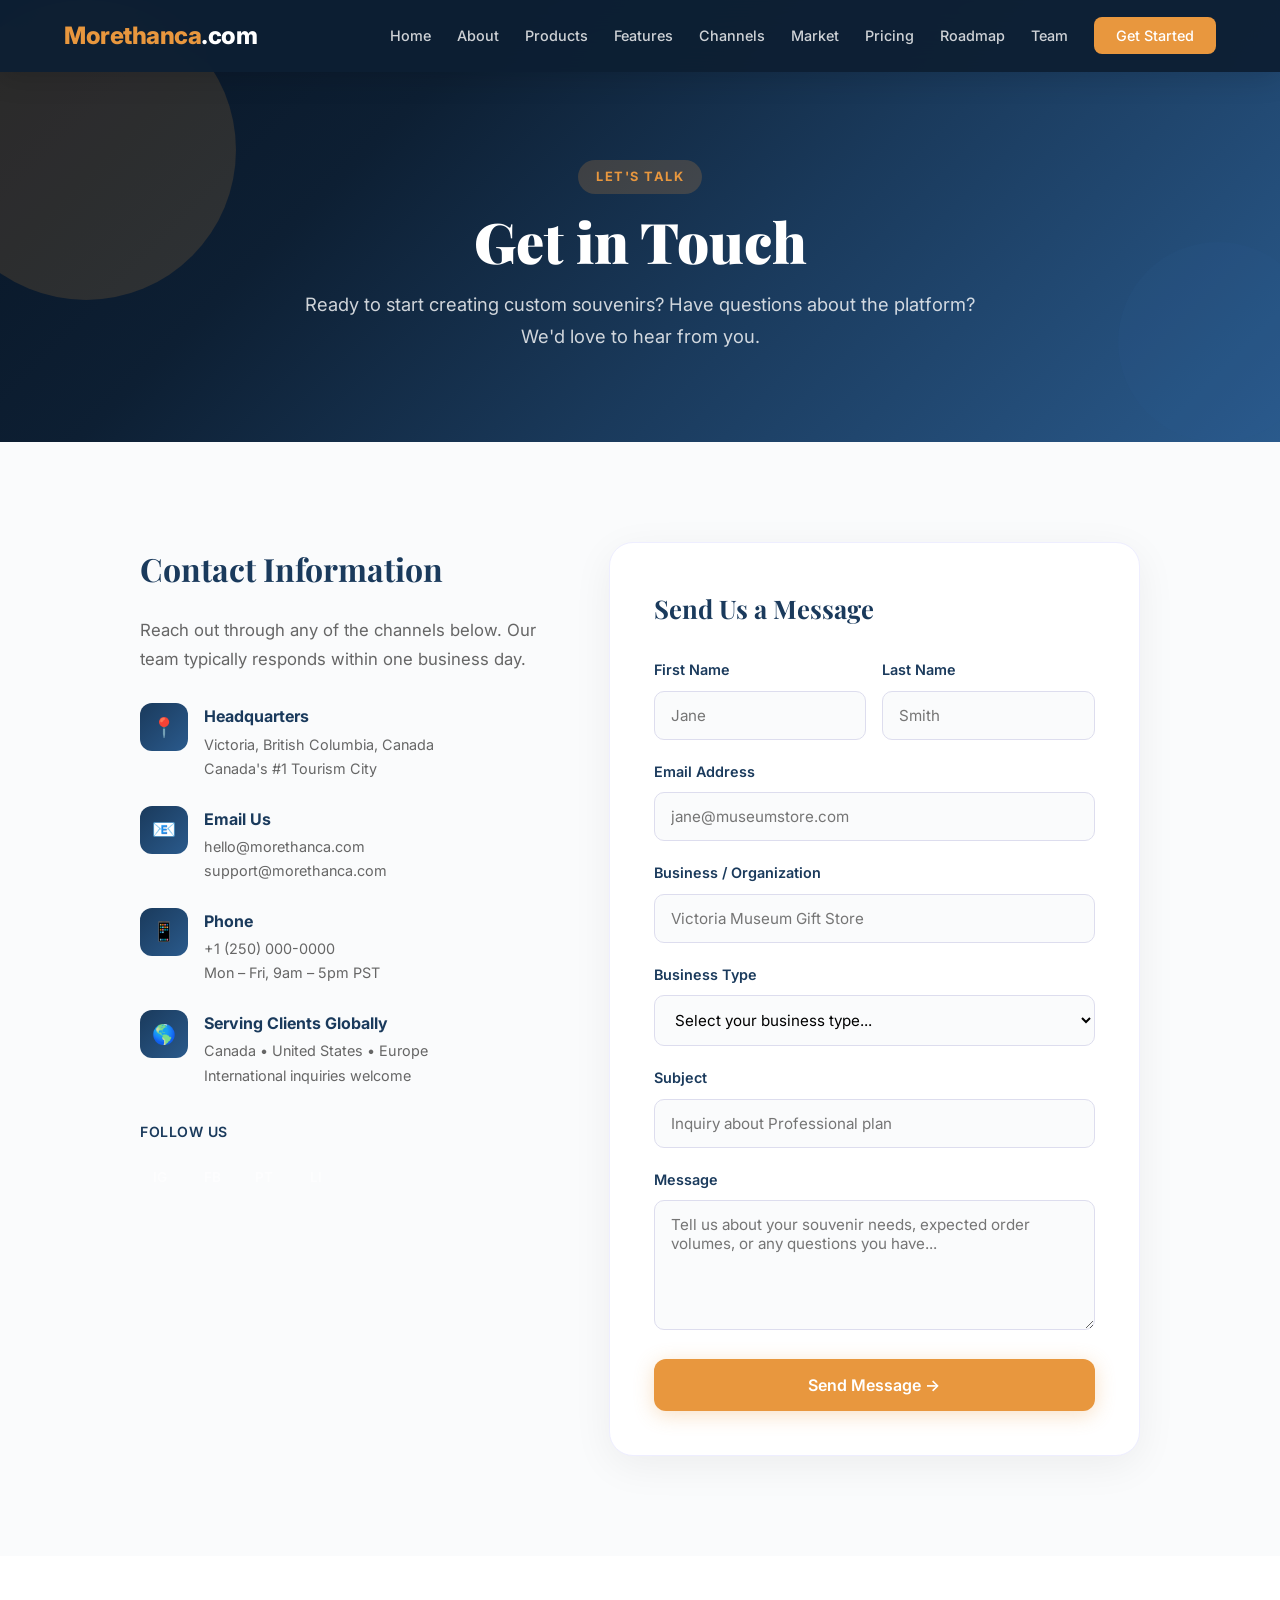
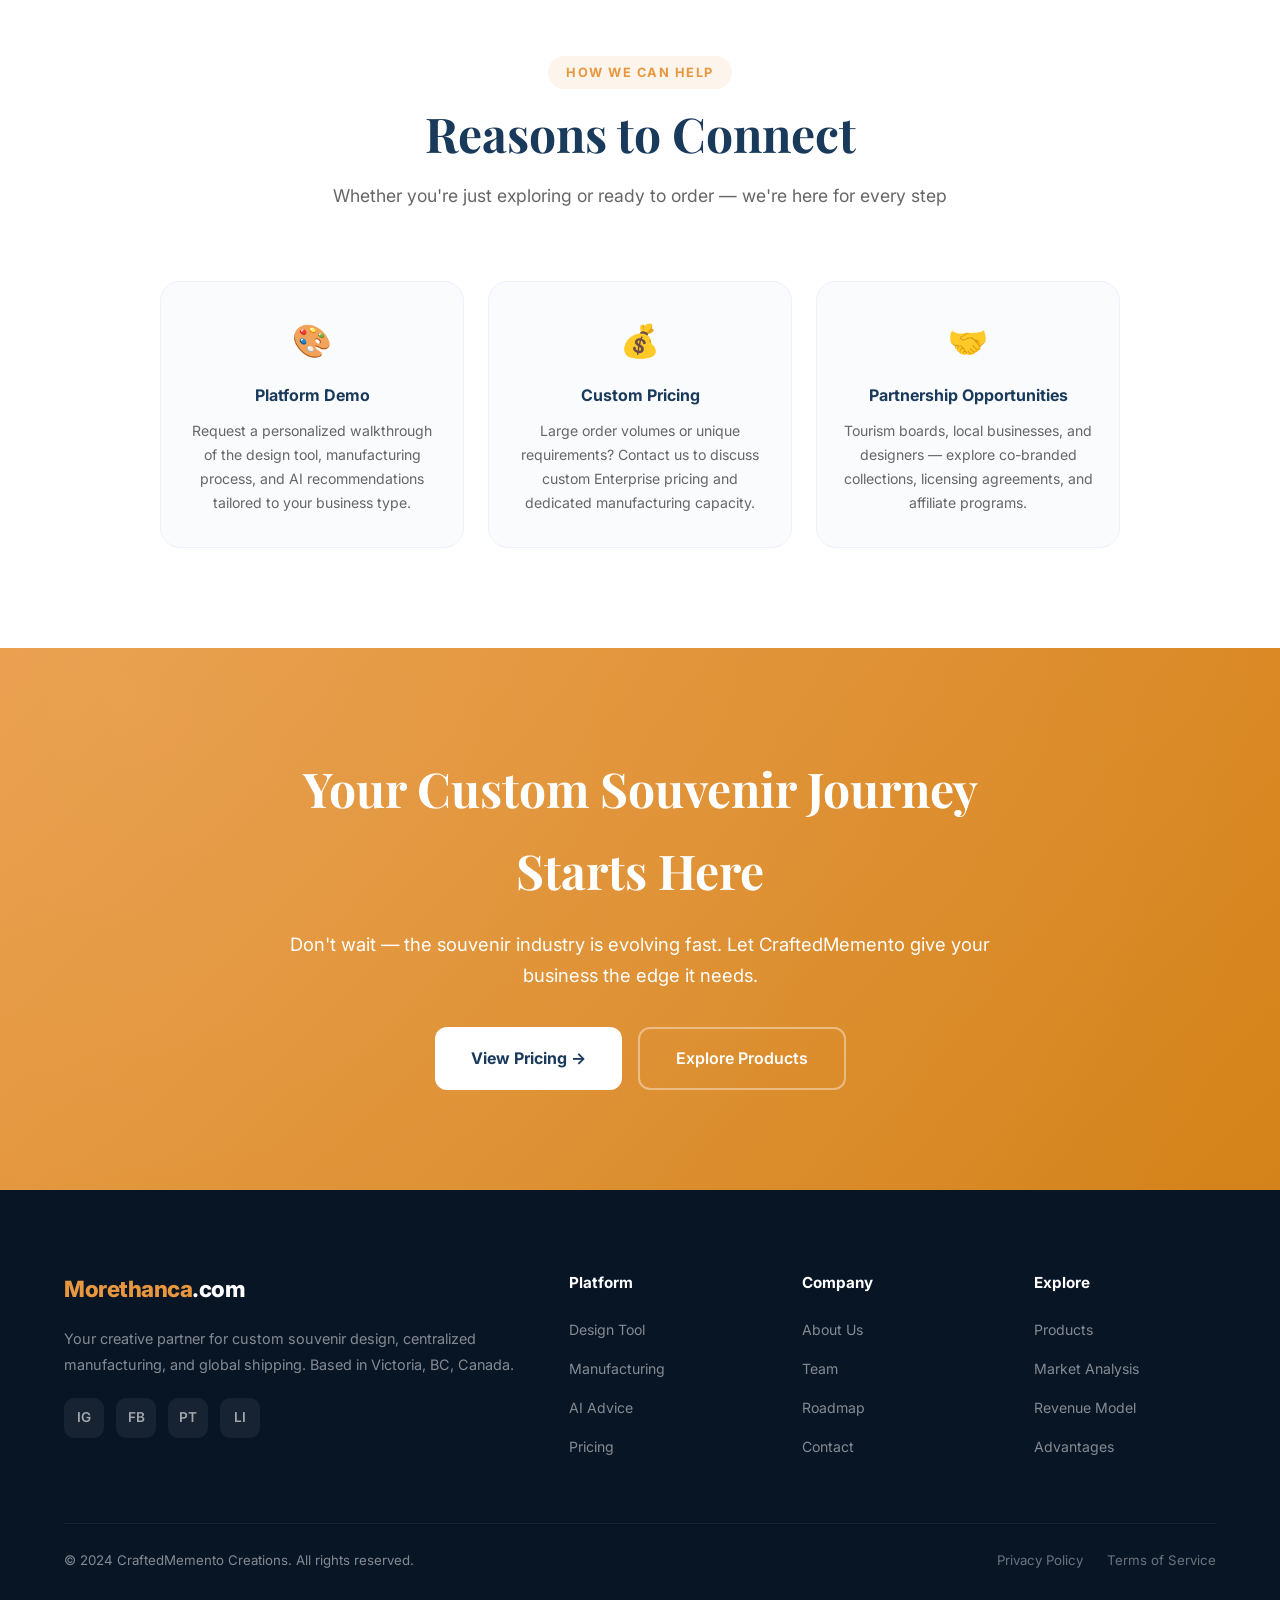
<file: contact.html>
<!DOCTYPE html>
<html lang="en">
<head>
    <meta charset="UTF-8">
    <meta name="viewport" content="width=device-width, initial-scale=1.0">
    <title>Contact - CraftedMemento Creations</title>
    <link rel="preconnect" href="https://fonts.googleapis.com">
    <link href="https://fonts.googleapis.com/css2?family=Inter:wght@300;400;500;600;700;800;900&family=Playfair+Display:wght@700;800;900&display=swap" rel="stylesheet">
    <style>
/* ========== RESET & VARIABLES ========== */
* { margin: 0; padding: 0; box-sizing: border-box; }
:root {
    --primary: #1a3a5c; --primary-light: #2a5a8c;
    --accent: #e8973e; --accent-dark: #d4831a;
    --light: #f5f7fa; --lighter: #fafbfc;
    --dark: #0d1f33; --darker: #081525;
    --text: #333; --text-light: #666; --text-muted: #888;
    --white: #ffffff; --green: #2a8c5a; --green-dark: #1a6b40; --purple: #6c5ce7;
}
html { scroll-behavior: smooth; }
body { font-family: 'Inter', 'Segoe UI', sans-serif; color: var(--text); line-height: 1.7; overflow-x: hidden; }

/* ========== ANIMATIONS ========== */
@keyframes fadeInUp { from { opacity:0; transform:translateY(40px); } to { opacity:1; transform:translateY(0); } }
@keyframes float { 0%,100% { transform:translateY(0); } 50% { transform:translateY(-20px); } }
@keyframes gradientShift { 0%,100% { background-position:0% 50%; } 50% { background-position:100% 50%; } }
@keyframes particle1 { 0%,100%{transform:translate(0,0) rotate(0deg);opacity:.3} 25%{transform:translate(100px,-50px) rotate(90deg);opacity:.6} 50%{transform:translate(50px,-100px) rotate(180deg);opacity:.3} 75%{transform:translate(-50px,-50px) rotate(270deg);opacity:.5} }
@keyframes particle2 { 0%,100%{transform:translate(0,0) rotate(0deg);opacity:.2} 33%{transform:translate(-80px,60px) rotate(120deg);opacity:.5} 66%{transform:translate(60px,30px) rotate(240deg);opacity:.3} }
.animate { opacity:0; transform:translateY(40px); transition:all .8s cubic-bezier(.4,0,.2,1); }
.animate.visible { opacity:1; transform:translateY(0); }
.animate-delay-1{transition-delay:.1s} .animate-delay-2{transition-delay:.2s}
.animate-delay-3{transition-delay:.3s} .animate-delay-4{transition-delay:.4s}
.animate-delay-5{transition-delay:.5s}

/* ========== COMMON ========== */
.container { max-width:1200px; margin:0 auto; }
section { padding:100px 5%; }
.section-header { text-align:center; margin-bottom:70px; }
.section-label { display:inline-block; background:rgba(232,151,62,.1); color:var(--accent); padding:6px 18px; border-radius:50px; font-size:.8rem; font-weight:700; letter-spacing:1.5px; text-transform:uppercase; margin-bottom:16px; }
.section-header h2 { font-family:'Playfair Display',serif; font-size:3rem; color:var(--primary); margin-bottom:18px; line-height:1.2; }
.section-header p { color:var(--text-light); font-size:1.1rem; max-width:650px; margin:0 auto; }
.btn { display:inline-flex; align-items:center; gap:8px; padding:16px 36px; border-radius:12px; font-size:1rem; font-weight:600; text-decoration:none; transition:all .3s; cursor:pointer; border:none; font-family:inherit; }
.btn-primary { background:var(--accent); color:var(--white); box-shadow:0 4px 20px rgba(232,151,62,.3); }
.btn-primary:hover { background:var(--accent-dark); transform:translateY(-3px); box-shadow:0 8px 30px rgba(232,151,62,.4); }
.btn-outline-light { border:2px solid rgba(255,255,255,.4); color:var(--white); background:transparent; }
.btn-outline-light:hover { background:rgba(255,255,255,.1); border-color:var(--white); }
.btn-outline-dark { border:2px solid var(--primary); color:var(--primary); background:transparent; }
.btn-outline-dark:hover { background:var(--primary); color:var(--white); }
.btn-white { background:var(--white); color:var(--primary); font-weight:700; }
.btn-white:hover { background:var(--light); transform:translateY(-3px); box-shadow:0 12px 35px rgba(0,0,0,.2); }
.btn-lg { padding:18px 44px; font-size:1.1rem; }
.check { color:var(--green); font-weight:700; font-size:1.1rem; }

/* ========== NAVIGATION ========== */
nav { position:fixed; top:0; width:100%; z-index:1000; padding:0 5%; display:flex; justify-content:space-between; align-items:center; height:72px; background:rgba(13,31,51,.95); backdrop-filter:blur(20px); box-shadow:0 4px 30px rgba(0,0,0,.15); transition:all .4s; }
nav.transparent { background:transparent; box-shadow:none; }
nav.scrolled { background:rgba(13,31,51,.97); box-shadow:0 4px 30px rgba(0,0,0,.2); }
.logo { color:var(--white); font-size:1.5rem; font-weight:800; text-decoration:none; letter-spacing:-.5px; }
.logo span { color:var(--accent); }
.nav-links { display:flex; list-style:none; gap:26px; align-items:center; }
.nav-links a { color:rgba(255,255,255,.8); text-decoration:none; font-size:.9rem; font-weight:500; transition:all .3s; position:relative; }
.nav-links a:hover, .nav-links a.active { color:var(--white); }
.nav-links a::after { content:''; position:absolute; bottom:-4px; left:0; width:0; height:2px; background:var(--accent); transition:width .3s; }
.nav-links a:hover::after, .nav-links a.active::after { width:100%; }
.nav-cta { background:var(--accent)!important; color:var(--white)!important; padding:10px 22px!important; border-radius:8px; }
.nav-cta::after { display:none!important; }
.nav-cta:hover { background:var(--accent-dark)!important; transform:translateY(-1px); }
.menu-toggle { display:none; cursor:pointer; flex-direction:column; gap:5px; background:none; border:none; padding:5px; }
.menu-toggle span { width:24px; height:2.5px; background:var(--white); border-radius:2px; display:block; transition:.3s; }

/* ========== HOME HERO ========== */
.hero { min-height:100vh; display:flex; align-items:center; justify-content:center; background:linear-gradient(135deg,var(--darker) 0%,var(--dark) 30%,var(--primary) 60%,var(--primary-light) 100%); color:var(--white); text-align:center; padding:140px 5% 80px; position:relative; overflow:hidden; }
.hero-particles { position:absolute; inset:0; overflow:hidden; }
.hero-particles .p { position:absolute; border-radius:50%; opacity:.15; }
.hero-particles .p:nth-child(1){width:300px;height:300px;background:var(--accent);top:10%;left:-5%;animation:particle1 20s infinite}
.hero-particles .p:nth-child(2){width:200px;height:200px;background:var(--primary-light);bottom:10%;right:-3%;animation:particle2 15s infinite}
.hero-particles .p:nth-child(3){width:150px;height:150px;background:var(--accent);top:50%;left:50%;animation:particle1 25s infinite reverse}
.hero-particles .p:nth-child(4){width:100px;height:100px;background:#fff;top:20%;right:20%;animation:particle2 18s infinite}
.hero-content { position:relative; z-index:1; max-width:900px; }
.hero-badge { display:inline-block; background:rgba(232,151,62,.15); border:1px solid rgba(232,151,62,.3); color:var(--accent); padding:8px 20px; border-radius:50px; font-size:.85rem; font-weight:600; margin-bottom:28px; }
.hero h1 { font-family:'Playfair Display',serif; font-size:4.5rem; margin-bottom:16px; font-weight:900; line-height:1.1; }
.hero h1 span { color:var(--accent); }
.hero .tagline { font-size:1.4rem; font-weight:300; opacity:.9; margin-bottom:18px; }
.hero .desc { font-size:1.1rem; opacity:.75; margin-bottom:45px; max-width:650px; margin-left:auto; margin-right:auto; line-height:1.8; }
.hero-buttons { display:flex; gap:16px; justify-content:center; flex-wrap:wrap; }
.hero-stats { display:flex; justify-content:center; gap:60px; margin-top:70px; padding-top:40px; border-top:1px solid rgba(255,255,255,.1); flex-wrap:wrap; }
.hero-stat { text-align:center; }
.hero-stat .num { font-size:2rem; font-weight:800; color:var(--accent); }
.hero-stat .lbl { font-size:.85rem; opacity:.6; margin-top:4px; }

/* ========== HOME OVERVIEW ========== */
.home-overview { background:var(--light); }
.overview-grid { display:grid; grid-template-columns:repeat(3,1fr); gap:30px; }
.overview-card { background:var(--white); border-radius:20px; padding:36px 28px; text-align:center; border:1px solid #eef; box-shadow:0 4px 15px rgba(0,0,0,.04); transition:all .4s; }
.overview-card:hover { transform:translateY(-8px); box-shadow:0 20px 40px rgba(0,0,0,.08); border-color:var(--accent); }
.overview-icon { width:70px; height:70px; border-radius:50%; margin:0 auto 20px; display:flex; align-items:center; justify-content:center; font-size:1.8rem; color:var(--white); }
.oi-1 { background:linear-gradient(135deg,var(--primary),var(--primary-light)); }
.oi-2 { background:linear-gradient(135deg,var(--accent),var(--accent-dark)); }
.oi-3 { background:linear-gradient(135deg,var(--green),var(--green-dark)); }
.oi-4 { background:linear-gradient(135deg,var(--purple),#5a4bd1); }
.oi-5 { background:linear-gradient(135deg,#e85d5d,#c0392b); }
.oi-6 { background:linear-gradient(135deg,#0984e3,#0652dd); }
.overview-card h3 { color:var(--primary); font-size:1.1rem; margin-bottom:10px; }
.overview-card p { color:var(--text-light); font-size:.9rem; }

/* ========== PAGE HERO ========== */
.page-hero { padding:160px 5% 90px; text-align:center; color:var(--white); position:relative; overflow:hidden; background:linear-gradient(135deg,var(--darker) 0%,var(--dark) 30%,var(--primary) 60%,var(--primary-light) 100%); }
.page-hero .hero-particles { position:absolute; inset:0; overflow:hidden; }
.page-hero .hero-particles .p { position:absolute; border-radius:50%; opacity:.15; }
.page-hero .hero-particles .p:nth-child(1){width:300px;height:300px;background:var(--accent);top:0;left:-5%;animation:particle1 20s infinite}
.page-hero .hero-particles .p:nth-child(2){width:200px;height:200px;background:var(--primary-light);bottom:0;right:-3%;animation:particle2 15s infinite}
.page-hero-content { position:relative; z-index:1; max-width:700px; margin:0 auto; }
.page-hero .section-label { background:rgba(232,151,62,.2); }
.page-hero h1 { font-family:'Playfair Display',serif; font-size:3.5rem; margin-bottom:18px; font-weight:900; line-height:1.1; }
.page-hero p { font-size:1.15rem; opacity:.8; }

/* ========== ABOUT ========== */
.about-grid { display:grid; grid-template-columns:1fr 1fr; gap:80px; align-items:center; }
.about-content .label { display:inline-block; background:rgba(232,151,62,.1); color:var(--accent); padding:6px 18px; border-radius:50px; font-size:.8rem; font-weight:700; letter-spacing:1.5px; text-transform:uppercase; margin-bottom:20px; }
.about-content h2 { font-family:'Playfair Display',serif; font-size:2.8rem; color:var(--primary); margin-bottom:24px; line-height:1.2; }
.about-content p { color:var(--text-light); margin-bottom:18px; font-size:1.05rem; }
.highlight-box { background:linear-gradient(135deg,var(--primary),var(--primary-light)); color:var(--white); padding:24px 28px; border-radius:16px; margin:25px 0; font-weight:500; font-size:1.05rem; line-height:1.7; }
.about-card-stack { position:relative; min-height:480px; }
.about-float-card { position:absolute; background:var(--white); border-radius:16px; padding:28px; box-shadow:0 15px 40px rgba(0,0,0,.08); border:1px solid #eef; }
.about-float-card.card-1{top:0;left:0;right:30px;z-index:3;animation:float 6s ease-in-out infinite}
.about-float-card.card-2{top:155px;left:30px;right:0;z-index:2;animation:float 6s ease-in-out infinite 1s}
.about-float-card.card-3{top:310px;left:15px;right:15px;z-index:1;animation:float 6s ease-in-out infinite 2s}
.card-icon{width:50px;height:50px;border-radius:12px;display:flex;align-items:center;justify-content:center;font-size:1.5rem;margin-bottom:15px;color:var(--white)}
.card-icon.blue{background:linear-gradient(135deg,var(--primary),var(--primary-light))}
.card-icon.orange{background:linear-gradient(135deg,var(--accent),var(--accent-dark))}
.card-icon.green{background:linear-gradient(135deg,var(--green),var(--green-dark))}
.about-float-card h4{color:var(--primary);font-size:1.05rem;margin-bottom:6px}
.about-float-card p{color:var(--text-light);font-size:.88rem;line-height:1.6}

/* ========== BENEFITS ========== */
.benefits-main { display:grid; grid-template-columns:1fr 1fr; gap:60px; align-items:center; }
.benefits-list { display:flex; flex-direction:column; gap:20px; }
.benefit-row { display:flex; gap:20px; padding:24px; background:var(--white); border-radius:16px; box-shadow:0 4px 15px rgba(0,0,0,.04); transition:all .3s; border:1px solid transparent; }
.benefit-row:hover { border-color:var(--accent); box-shadow:0 8px 30px rgba(0,0,0,.08); transform:translateX(6px); }
.benefit-icon { flex-shrink:0; width:52px; height:52px; border-radius:14px; display:flex; align-items:center; justify-content:center; font-size:1.3rem; color:var(--white); }
.b1{background:linear-gradient(135deg,#e85d5d,#c0392b)} .b2{background:linear-gradient(135deg,var(--accent),var(--accent-dark))}
.b3{background:linear-gradient(135deg,var(--primary),var(--primary-light))} .b4{background:linear-gradient(135deg,var(--green),var(--green-dark))}
.benefit-row h4{color:var(--primary);font-size:1.05rem;margin-bottom:4px}
.benefit-row p{color:var(--text-light);font-size:.9rem}
.benefits-visual { background:linear-gradient(135deg,var(--primary),var(--primary-light)); border-radius:24px; padding:50px 40px; color:var(--white); position:relative; overflow:hidden; }
.benefits-visual::before{content:'';position:absolute;top:-60px;right:-60px;width:200px;height:200px;border-radius:50%;background:rgba(232,151,62,.2)}
.benefits-visual::after{content:'';position:absolute;bottom:-40px;left:-40px;width:150px;height:150px;border-radius:50%;background:rgba(255,255,255,.05)}
.benefits-visual h3{font-family:'Playfair Display',serif;font-size:2rem;margin-bottom:20px;position:relative;z-index:1}
.benefits-visual p{opacity:.85;position:relative;z-index:1;margin-bottom:12px;font-size:1.05rem}
.benefits-visual .quote{font-style:italic;opacity:.7;border-left:3px solid var(--accent);padding-left:18px;margin-top:30px;position:relative;z-index:1}

/* ========== LOCATION ========== */
.location-section { background:linear-gradient(135deg,var(--darker),var(--dark),var(--primary)); color:var(--white); position:relative; overflow:hidden; }
.location-grid { display:grid; grid-template-columns:1fr 1fr; gap:60px; align-items:center; position:relative; z-index:1; }
.location-text h3{font-family:'Playfair Display',serif;font-size:2.2rem;margin-bottom:20px}
.location-text p{opacity:.75;margin-bottom:15px;font-size:1.05rem}
.location-features{display:grid;grid-template-columns:1fr 1fr;gap:16px;margin-top:30px}
.loc-feat{background:rgba(255,255,255,.06);border:1px solid rgba(255,255,255,.1);padding:20px;border-radius:14px;text-align:center}
.loc-feat .val{font-size:1.8rem;font-weight:800;color:var(--accent)}
.loc-feat .lbl{font-size:.8rem;opacity:.6;margin-top:4px}
.location-map{background:rgba(255,255,255,.05);border:1px solid rgba(255,255,255,.1);border-radius:24px;padding:40px;text-align:center}
.map-pin{font-size:4rem;margin-bottom:20px;display:block}
.location-map h4{font-size:1.3rem;margin-bottom:8px}
.location-map p{opacity:.6;font-size:.95rem}
.advantages-list{text-align:left;margin-top:24px;list-style:none}
.advantages-list li{padding:8px 0;font-size:.9rem;opacity:.75;display:flex;align-items:center;gap:10px}
.advantages-list li::before{content:'\2713';color:var(--accent);font-weight:700}

/* ========== PRODUCTS ========== */
.products-grid { display:grid; grid-template-columns:repeat(4,1fr); gap:24px; }
.product-item { background:var(--white); border-radius:16px; padding:36px 20px; text-align:center; transition:all .4s; box-shadow:0 4px 15px rgba(0,0,0,.04); border:1px solid #eef; cursor:default; }
.product-item:hover { transform:translateY(-8px); box-shadow:0 20px 40px rgba(0,0,0,.1); border-color:var(--accent); }
.product-emoji{font-size:3.5rem;margin-bottom:18px;display:block}
.product-item h4{color:var(--primary);font-size:1.05rem;margin-bottom:6px}
.product-item p{color:var(--text-muted);font-size:.85rem}

/* ========== HOW IT WORKS ========== */
.steps-container { position:relative; max-width:1000px; margin:0 auto; }
.steps-line { position:absolute; top:40px; left:60px; right:60px; height:3px; background:linear-gradient(to right,var(--primary),var(--accent),var(--green)); z-index:0; }
.steps-grid { display:grid; grid-template-columns:repeat(4,1fr); gap:30px; position:relative; z-index:1; }
.step-card { text-align:center; }
.step-num { width:80px; height:80px; border-radius:50%; margin:0 auto 24px; display:flex; align-items:center; justify-content:center; font-size:1.5rem; font-weight:800; color:var(--white); box-shadow:0 8px 25px rgba(26,58,92,.3); }
.step-card:nth-child(1) .step-num{background:linear-gradient(135deg,var(--primary),var(--primary-light))}
.step-card:nth-child(2) .step-num{background:linear-gradient(135deg,var(--accent),var(--accent-dark));box-shadow:0 8px 25px rgba(232,151,62,.3)}
.step-card:nth-child(3) .step-num{background:linear-gradient(135deg,var(--green),var(--green-dark));box-shadow:0 8px 25px rgba(42,140,90,.3)}
.step-card:nth-child(4) .step-num{background:linear-gradient(135deg,var(--purple),#5a4bd1);box-shadow:0 8px 25px rgba(108,92,231,.3)}
.step-card h3{color:var(--primary);margin-bottom:10px;font-size:1.15rem}
.step-card p{color:var(--text-light);font-size:.9rem;padding:0 10px}

/* ========== FEATURES ========== */
.features-grid { display:grid; grid-template-columns:repeat(2,1fr); gap:28px; }
.feature-card { display:flex; gap:24px; background:var(--lighter); padding:36px; border-radius:20px; transition:all .4s; border:1px solid transparent; }
.feature-card:hover { background:var(--white); border-color:rgba(232,151,62,.2); box-shadow:0 20px 50px rgba(0,0,0,.06); transform:translateY(-4px); }
.feature-num { flex-shrink:0; width:52px; height:52px; border-radius:14px; display:flex; align-items:center; justify-content:center; font-size:1.2rem; font-weight:800; background:linear-gradient(135deg,var(--primary),var(--primary-light)); color:var(--white); }
.feature-card h3{color:var(--primary);font-size:1.15rem;margin-bottom:8px}
.feature-card p{color:var(--text-light);font-size:.95rem}

/* ========== ADVANTAGES ========== */
.advantages-section { background:linear-gradient(135deg,var(--darker),var(--primary)); color:var(--white); }
.advantages-section .section-header h2{color:var(--white)}
.advantages-section .section-header p{color:rgba(255,255,255,.6)}
.adv-grid { display:grid; grid-template-columns:repeat(3,1fr); gap:24px; }
.adv-card { background:rgba(255,255,255,.05); border:1px solid rgba(255,255,255,.1); border-radius:20px; padding:36px 28px; transition:all .4s; position:relative; overflow:hidden; }
.adv-card::before{content:'';position:absolute;top:0;left:0;right:0;height:3px;background:linear-gradient(to right,var(--accent),transparent);opacity:0;transition:opacity .4s}
.adv-card:hover{background:rgba(255,255,255,.08);transform:translateY(-5px)}
.adv-card:hover::before{opacity:1}
.adv-num{font-size:3rem;font-weight:900;color:rgba(232,151,62,.2);margin-bottom:15px;line-height:1}
.adv-card h3{font-size:1.15rem;margin-bottom:12px;color:var(--white)}
.adv-card p{color:rgba(255,255,255,.6);font-size:.92rem}

/* ========== MARKET ========== */
.market-grid { display:grid; grid-template-columns:1fr 1fr; gap:28px; margin-bottom:50px; }
.market-card { background:var(--white); border-radius:20px; padding:36px; border:1px solid #eef; box-shadow:0 4px 15px rgba(0,0,0,.04); transition:all .3s; }
.market-card:hover{box-shadow:0 12px 35px rgba(0,0,0,.08)}
.tag{display:inline-block;padding:4px 14px;border-radius:6px;font-size:.75rem;font-weight:700;margin-bottom:16px;text-transform:uppercase;letter-spacing:1px}
.tag-blue{background:rgba(26,58,92,.08);color:var(--primary)}
.tag-orange{background:rgba(232,151,62,.1);color:var(--accent)}
.tag-green{background:rgba(42,140,90,.1);color:var(--green)}
.tag-purple{background:rgba(108,92,231,.1);color:var(--purple)}
.tag-red{background:rgba(232,93,93,.1);color:#e85d5d}
.market-card h3{color:var(--primary);font-size:1.2rem;margin-bottom:12px}
.market-card p{color:var(--text-light);font-size:.95rem}
.market-card ul{list-style:none;margin-top:12px}
.market-card ul li{padding:6px 0;color:var(--text-light);font-size:.9rem;display:flex;align-items:flex-start;gap:10px}
.market-card ul li::before{content:'\2022';color:var(--accent);font-weight:700;font-size:1.2rem;line-height:1.4}
.target-market{background:linear-gradient(135deg,var(--primary),var(--primary-light));border-radius:24px;padding:50px;color:var(--white)}
.target-market h3{font-family:'Playfair Display',serif;font-size:1.8rem;margin-bottom:12px}
.target-market > p{opacity:.8;margin-bottom:24px}
.target-chips{display:flex;flex-wrap:wrap;gap:12px}
.chip{background:rgba(255,255,255,.12);border:1px solid rgba(255,255,255,.2);padding:10px 22px;border-radius:50px;font-size:.9rem;color:var(--white);transition:all .3s}
.chip:hover{background:rgba(255,255,255,.2);transform:translateY(-2px)}

/* ========== REVENUE ========== */
.revenue-grid { display:grid; grid-template-columns:repeat(3,1fr); gap:24px; }
.revenue-card { background:var(--lighter); border-radius:20px; padding:32px 28px; border:1px solid #eef; transition:all .4s; position:relative; overflow:hidden; }
.revenue-card::before{content:'';position:absolute;top:0;left:0;width:4px;height:100%;background:var(--accent);opacity:0;transition:opacity .3s}
.revenue-card:hover{border-color:rgba(232,151,62,.3);box-shadow:0 12px 35px rgba(0,0,0,.06)}
.revenue-card:hover::before{opacity:1}
.rev-icon{font-size:2rem;margin-bottom:15px;display:block}
.revenue-card h3{color:var(--primary);font-size:1.1rem;margin-bottom:10px}
.revenue-card p{color:var(--text-light);font-size:.9rem}
.rev-tag{display:inline-block;margin-top:12px;padding:4px 12px;border-radius:6px;font-size:.75rem;font-weight:600}
.rev-tag-main{background:rgba(232,151,62,.1);color:var(--accent)}
.rev-tag-sub{background:rgba(26,58,92,.06);color:var(--primary)}

/* ========== SALES CHANNELS ========== */
.sales-grid { display:grid; grid-template-columns:repeat(3,1fr); gap:24px; }
.sales-card { background:var(--lighter); border-radius:20px; padding:32px 24px; border:1px solid #eef; transition:all .4s; text-align:center; }
.sales-card:hover{background:var(--white);box-shadow:0 15px 40px rgba(0,0,0,.06);transform:translateY(-5px)}
.sales-icon{font-size:2.5rem;margin-bottom:16px;display:block}
.sales-card h3{color:var(--primary);font-size:1.05rem;margin-bottom:8px}
.sales-card p{color:var(--text-light);font-size:.88rem}

/* ========== PRICING ========== */
.pricing-grid { display:grid; grid-template-columns:repeat(3,1fr); gap:28px; max-width:1100px; margin:0 auto; }
.pricing-card { background:var(--white); border-radius:24px; padding:44px 32px; text-align:center; box-shadow:0 5px 20px rgba(0,0,0,.04); transition:all .4s; border:2px solid transparent; position:relative; }
.pricing-card.featured{border-color:var(--accent);box-shadow:0 20px 50px rgba(232,151,62,.15)}
.pricing-card:hover{transform:translateY(-8px);box-shadow:0 25px 50px rgba(0,0,0,.1)}
.pricing-badge{position:absolute;top:-14px;left:50%;transform:translateX(-50%);background:linear-gradient(135deg,var(--accent),var(--accent-dark));color:var(--white);padding:6px 24px;border-radius:50px;font-size:.8rem;font-weight:700;white-space:nowrap}
.plan-icon{font-size:2.5rem;margin-bottom:15px;display:block}
.plan-name{font-size:1.4rem;color:var(--primary);font-weight:800;margin-bottom:6px}
.plan-desc{color:var(--text-muted);font-size:.9rem;margin-bottom:28px}
.plan-price{font-size:3rem;font-weight:900;color:var(--primary);margin-bottom:30px;line-height:1}
.plan-price sub{font-size:1rem;font-weight:400;color:var(--text-muted)}
.pricing-card ul{list-style:none;text-align:left;margin-bottom:32px}
.pricing-card ul li{padding:10px 0;color:var(--text-light);font-size:.92rem;border-bottom:1px solid #f0f0f0;display:flex;align-items:center;gap:10px}
.btn-pricing{width:100%;justify-content:center}

/* ========== ROADMAP ========== */
.roadmap { max-width:900px; margin:0 auto; display:grid; grid-template-columns:1fr 1fr; position:relative; }
.roadmap::before{content:'';position:absolute;left:50%;top:0;bottom:0;width:3px;background:linear-gradient(to bottom,var(--primary),var(--accent),var(--green));transform:translateX(-50%)}
.milestone{padding:30px;position:relative}
.milestone:nth-child(odd){text-align:right;padding-right:60px}
.milestone:nth-child(even){padding-left:60px;grid-column:2}
.milestone::after{content:'';position:absolute;top:38px;width:16px;height:16px;border-radius:50%;background:var(--accent);border:4px solid var(--white);box-shadow:0 0 0 3px var(--accent),0 4px 10px rgba(0,0,0,.15)}
.milestone:nth-child(odd)::after{right:-8px}
.milestone:nth-child(even)::after{left:-8px}
.m-date{color:var(--accent);font-weight:700;font-size:.85rem;letter-spacing:1px;text-transform:uppercase}
.milestone h4{color:var(--primary);font-size:1.2rem;margin:6px 0}
.milestone p{color:var(--text-light);font-size:.9rem}
.m-tag{display:inline-block;margin-top:8px;padding:3px 10px;border-radius:6px;font-size:.75rem;font-weight:600}
.m-tag-done{background:rgba(42,140,90,.1);color:var(--green)}
.m-tag-progress{background:rgba(232,151,62,.1);color:var(--accent)}
.m-tag-upcoming{background:rgba(26,58,92,.06);color:var(--primary)}
.long-term{max-width:900px;margin:50px auto 0;display:grid;grid-template-columns:1fr 1fr;gap:24px}
.lt-card{background:var(--lighter);border-radius:20px;padding:32px;border:1px solid #eef}
.lt-card h4{color:var(--primary);margin-bottom:8px;font-size:1.1rem}
.lt-card p{color:var(--text-light);font-size:.9rem}

/* ========== TEAM ========== */
.team-grid{display:grid;grid-template-columns:repeat(3,1fr);gap:30px;max-width:1000px;margin:0 auto 60px}
.team-card{background:var(--white);border-radius:24px;padding:44px 28px 36px;text-align:center;box-shadow:0 5px 25px rgba(0,0,0,.04);transition:all .4s;border:1px solid transparent}
.team-card:hover{transform:translateY(-8px);box-shadow:0 20px 50px rgba(0,0,0,.08);border-color:var(--accent)}
.team-avatar{width:100px;height:100px;border-radius:50%;margin:0 auto 20px;display:flex;align-items:center;justify-content:center;font-size:2rem;font-weight:800;color:var(--white);box-shadow:0 8px 25px rgba(0,0,0,.15)}
.ta-1{background:linear-gradient(135deg,var(--primary),var(--primary-light))}
.ta-2{background:linear-gradient(135deg,var(--accent),var(--accent-dark))}
.ta-3{background:linear-gradient(135deg,var(--green),var(--green-dark))}
.team-card h3{color:var(--primary);font-size:1.15rem;margin-bottom:4px}
.team-card .role{color:var(--accent);font-weight:700;font-size:.85rem;margin-bottom:16px;text-transform:uppercase;letter-spacing:.5px}
.team-card p{color:var(--text-light);font-size:.88rem}
.org-chart{max-width:900px;margin:0 auto}
.org-title{text-align:center;font-family:'Playfair Display',serif;font-size:1.8rem;color:var(--primary);margin-bottom:30px}
.org-ceo{background:linear-gradient(135deg,var(--primary),var(--primary-light));color:var(--white);border-radius:16px;padding:24px 32px;text-align:center;max-width:320px;margin:0 auto 20px}
.org-ceo h4{font-size:1.1rem;margin-bottom:4px}
.org-ceo p{opacity:.8;font-size:.85rem}
.org-line{width:3px;height:30px;background:linear-gradient(to bottom,var(--primary),var(--accent));margin:0 auto}
.org-departments{display:grid;grid-template-columns:repeat(4,1fr);gap:16px}
.org-dept{background:var(--white);border-radius:16px;padding:24px 16px;text-align:center;border:1px solid #eef;transition:all .3s}
.org-dept:hover{border-color:var(--accent);box-shadow:0 8px 25px rgba(0,0,0,.06)}
.dept-icon{font-size:2rem;margin-bottom:10px;display:block}
.org-dept h4{color:var(--primary);font-size:.9rem;margin-bottom:6px}
.org-dept p{color:var(--text-muted);font-size:.78rem}

/* ========== CONTACT ========== */
.contact-grid{display:grid;grid-template-columns:1fr 1.3fr;gap:60px;max-width:1000px;margin:0 auto}
.contact-info h3{font-family:'Playfair Display',serif;font-size:2rem;color:var(--primary);margin-bottom:20px}
.contact-info > p{color:var(--text-light);margin-bottom:30px;font-size:1.05rem}
.contact-item{display:flex;gap:16px;margin-bottom:24px;align-items:flex-start}
.contact-item-icon{flex-shrink:0;width:48px;height:48px;border-radius:12px;background:linear-gradient(135deg,var(--primary),var(--primary-light));color:var(--white);display:flex;align-items:center;justify-content:center;font-size:1.2rem}
.contact-item h4{color:var(--primary);font-size:1rem;margin-bottom:2px}
.contact-item p{color:var(--text-light);font-size:.9rem;margin:0}
.contact-form{background:var(--white);border-radius:24px;padding:44px;box-shadow:0 10px 40px rgba(0,0,0,.06);border:1px solid #eef}
.contact-form h3{font-family:'Playfair Display',serif;font-size:1.6rem;color:var(--primary);margin-bottom:28px}
.form-row{display:grid;grid-template-columns:1fr 1fr;gap:16px}
.form-group{margin-bottom:20px}
.form-group label{display:block;font-size:.9rem;font-weight:600;color:var(--primary);margin-bottom:8px}
.form-group input,.form-group textarea,.form-group select{width:100%;padding:14px 16px;border:1.5px solid #dde;border-radius:10px;font-family:inherit;font-size:.95rem;transition:border-color .3s;outline:none;background:var(--lighter)}
.form-group input:focus,.form-group textarea:focus,.form-group select:focus{border-color:var(--accent);background:var(--white)}
.form-group textarea{resize:vertical;min-height:130px}

/* ========== CTA SECTION ========== */
.cta-section{background:linear-gradient(135deg,var(--accent),var(--accent-dark),#c0711a);background-size:200% 200%;animation:gradientShift 8s ease infinite;text-align:center;color:var(--white);padding:100px 5%;position:relative;overflow:hidden}
.cta-section::before{content:'';position:absolute;top:-50%;left:-50%;width:200%;height:200%;background:radial-gradient(circle at 30% 30%,rgba(255,255,255,.1),transparent 60%)}
.cta-content{position:relative;z-index:1;max-width:700px;margin:0 auto}
.cta-section h2{font-family:'Playfair Display',serif;font-size:3rem;margin-bottom:18px}
.cta-section p{font-size:1.15rem;opacity:.9;margin-bottom:35px}
.cta-buttons{display:flex;gap:16px;justify-content:center;flex-wrap:wrap}

/* ========== FOOTER ========== */
footer{background:var(--darker);color:rgba(255,255,255,.5);padding:80px 5% 30px}
.footer-top{display:grid;grid-template-columns:2.5fr 1fr 1fr 1fr;gap:50px;max-width:1200px;margin:0 auto}
.footer-brand .logo{font-size:1.4rem;display:inline-block;margin-bottom:18px}
.footer-brand p{font-size:.9rem;line-height:1.8;margin-bottom:20px}
.social-links{display:flex;gap:12px}
.social-link{width:40px;height:40px;border-radius:10px;background:rgba(255,255,255,.06);display:flex;align-items:center;justify-content:center;color:rgba(255,255,255,.6);text-decoration:none;font-size:.85rem;font-weight:600;transition:all .3s}
.social-link:hover{background:var(--accent);color:var(--white);transform:translateY(-2px)}
footer h4{color:var(--white);margin-bottom:20px;font-size:.95rem;font-weight:700}
footer ul{list-style:none}
footer ul li{margin-bottom:12px}
footer ul a{color:rgba(255,255,255,.5);text-decoration:none;font-size:.88rem;transition:all .3s}
footer ul a:hover{color:var(--accent);padding-left:4px}
.footer-bottom{max-width:1200px;margin:50px auto 0;padding-top:25px;border-top:1px solid rgba(255,255,255,.06);display:flex;justify-content:space-between;align-items:center;font-size:.83rem}
.footer-bottom-links{display:flex;gap:24px}
.footer-bottom-links a{color:rgba(255,255,255,.4);text-decoration:none;font-size:.83rem}
.footer-bottom-links a:hover{color:var(--accent)}

/* ========== RESPONSIVE ========== */
@media(max-width:1024px){
    .features-grid,.adv-grid,.revenue-grid,.sales-grid{grid-template-columns:repeat(2,1fr)}
    .products-grid{grid-template-columns:repeat(3,1fr)}
    .org-departments{grid-template-columns:repeat(2,1fr)}
    .overview-grid{grid-template-columns:repeat(2,1fr)}
}
@media(max-width:768px){
    .hero h1{font-size:2.8rem} .page-hero h1{font-size:2.5rem} .section-header h2{font-size:2rem}
    .about-grid,.benefits-main,.market-grid,.location-grid,.contact-grid{grid-template-columns:1fr}
    .about-card-stack{min-height:auto}
    .about-float-card{position:relative!important;top:auto!important;left:auto!important;right:auto!important;margin-bottom:16px;animation:none!important}
    .features-grid,.adv-grid,.revenue-grid,.sales-grid,.pricing-grid{grid-template-columns:1fr}
    .products-grid{grid-template-columns:repeat(2,1fr)}
    .steps-grid{grid-template-columns:1fr 1fr} .steps-line{display:none}
    .roadmap{grid-template-columns:1fr}
    .roadmap::before{left:20px}
    .milestone:nth-child(odd),.milestone:nth-child(even){text-align:left;padding-left:50px;padding-right:20px;grid-column:1}
    .milestone::after{left:12px!important;right:auto!important}
    .team-grid{grid-template-columns:1fr;max-width:380px}
    .org-departments{grid-template-columns:1fr 1fr}
    .long-term,.form-row{grid-template-columns:1fr}
    .nav-links{display:none;position:absolute;top:72px;left:0;width:100%;background:rgba(13,31,51,.98);backdrop-filter:blur(20px);flex-direction:column;padding:24px 5%;gap:16px}
    .nav-links.active{display:flex}
    .menu-toggle{display:flex}
    .footer-top{grid-template-columns:1fr}
    .footer-bottom{flex-direction:column;gap:12px}
    .location-features{grid-template-columns:1fr 1fr}
    .hero-stats{gap:30px}
    section{padding:80px 5%}
    .overview-grid{grid-template-columns:1fr}
}
@media(max-width:480px){
    .hero h1{font-size:2.2rem} .page-hero h1{font-size:2rem}
    .products-grid{grid-template-columns:repeat(2,1fr)}
    .steps-grid{grid-template-columns:1fr}
    .location-features{grid-template-columns:1fr}
}

</style>
</head>
<body>

<nav id="navbar">
    <a href="index.html" class="logo"><span>Morethanca</span>.com</a>
    <ul class="nav-links" id="navLinks">
        <li><a href="index.html">Home</a></li>
        <li><a href="about.html">About</a></li>
        <li><a href="products.html">Products</a></li>
        <li><a href="features.html">Features</a></li>
        <li><a href="channels.html">Channels</a></li>
        <li><a href="market.html">Market</a></li>
        <li><a href="pricing.html">Pricing</a></li>
        <li><a href="roadmap.html">Roadmap</a></li>
        <li><a href="team.html">Team</a></li>
        <li><a href="contact.html" class="nav-cta active">Get Started</a></li>
    </ul>
    <button class="menu-toggle" onclick="document.getElementById('navLinks').classList.toggle('active')" aria-label="Menu">
        <span></span><span></span><span></span>
    </button>
</nav>

<!-- PAGE HERO -->
<div class="page-hero">
    <div class="hero-particles"><div class="p"></div><div class="p"></div></div>
    <div class="page-hero-content">
        <div class="section-label">Let's Talk</div>
        <h1>Get in Touch</h1>
        <p>Ready to start creating custom souvenirs? Have questions about the platform? We'd love to hear from you.</p>
    </div>
</div>

<!-- CONTACT SECTION -->
<section style="background:var(--lighter);">
    <div class="container">
        <div class="contact-grid">
            <!-- CONTACT INFO -->
            <div class="contact-info animate">
                <h3>Contact Information</h3>
                <p>Reach out through any of the channels below. Our team typically responds within one business day.</p>

                <div class="contact-item">
                    <div class="contact-item-icon">&#128205;</div>
                    <div>
                        <h4>Headquarters</h4>
                        <p>Victoria, British Columbia, Canada</p>
                        <p>Canada's #1 Tourism City</p>
                    </div>
                </div>

                <div class="contact-item">
                    <div class="contact-item-icon">&#128231;</div>
                    <div>
                        <h4>Email Us</h4>
                        <p>hello@morethanca.com</p>
                        <p>support@morethanca.com</p>
                    </div>
                </div>

                <div class="contact-item">
                    <div class="contact-item-icon">&#128241;</div>
                    <div>
                        <h4>Phone</h4>
                        <p>+1 (250) 000-0000</p>
                        <p>Mon &ndash; Fri, 9am &ndash; 5pm PST</p>
                    </div>
                </div>

                <div class="contact-item">
                    <div class="contact-item-icon">&#127758;</div>
                    <div>
                        <h4>Serving Clients Globally</h4>
                        <p>Canada &bull; United States &bull; Europe</p>
                        <p>International inquiries welcome</p>
                    </div>
                </div>

                <div style="margin-top:32px;">
                    <p style="font-size:.88rem; font-weight:600; color:var(--primary); margin-bottom:14px; text-transform:uppercase; letter-spacing:.5px;">Follow Us</p>
                    <div class="social-links" style="justify-content:flex-start;">
                        <a href="#" class="social-link">IG</a>
                        <a href="#" class="social-link">FB</a>
                        <a href="#" class="social-link">PT</a>
                        <a href="#" class="social-link">LI</a>
                    </div>
                </div>
            </div>

            <!-- CONTACT FORM -->
            <div class="contact-form animate animate-delay-1">
                <h3>Send Us a Message</h3>
                <form onsubmit="handleSubmit(event)">
                    <div class="form-row">
                        <div class="form-group">
                            <label for="fname">First Name</label>
                            <input type="text" id="fname" placeholder="Jane" required>
                        </div>
                        <div class="form-group">
                            <label for="lname">Last Name</label>
                            <input type="text" id="lname" placeholder="Smith" required>
                        </div>
                    </div>
                    <div class="form-group">
                        <label for="email">Email Address</label>
                        <input type="email" id="email" placeholder="jane@museumstore.com" required>
                    </div>
                    <div class="form-group">
                        <label for="business">Business / Organization</label>
                        <input type="text" id="business" placeholder="Victoria Museum Gift Store">
                    </div>
                    <div class="form-group">
                        <label for="type">Business Type</label>
                        <select id="type">
                            <option value="">Select your business type...</option>
                            <option>Local Souvenir Shop</option>
                            <option>Museum Gift Store</option>
                            <option>University Bookshop</option>
                            <option>Hotel Gift Shop</option>
                            <option>Tourist Attraction Store</option>
                            <option>National / Theme Park Store</option>
                            <option>Cultural Heritage Site</option>
                            <option>Gift Boutique</option>
                            <option>Other</option>
                        </select>
                    </div>
                    <div class="form-group">
                        <label for="subject">Subject</label>
                        <input type="text" id="subject" placeholder="Inquiry about Professional plan" required>
                    </div>
                    <div class="form-group">
                        <label for="message">Message</label>
                        <textarea id="message" placeholder="Tell us about your souvenir needs, expected order volumes, or any questions you have..." required></textarea>
                    </div>
                    <button type="submit" class="btn btn-primary" style="width:100%; justify-content:center;">Send Message &rarr;</button>
                </form>
                <div id="form-success" style="display:none; margin-top:20px; background:rgba(42,140,90,.08); border:1.5px solid var(--green); border-radius:12px; padding:20px 24px; color:var(--green-dark); font-weight:500; text-align:center;">
                    &#10003; Thank you! Your message has been sent. We'll be in touch within one business day.
                </div>
            </div>
        </div>
    </div>
</section>

<!-- WHY REACH OUT -->
<section style="background:var(--white);">
    <div class="container">
        <div class="section-header animate">
            <div class="section-label">How We Can Help</div>
            <h2>Reasons to Connect</h2>
            <p>Whether you're just exploring or ready to order &mdash; we're here for every step</p>
        </div>
        <div style="display:grid; grid-template-columns:repeat(3,1fr); gap:24px; max-width:960px; margin:0 auto;">
            <div class="animate" style="background:var(--lighter); border-radius:20px; padding:32px 24px; border:1px solid #eef; text-align:center;">
                <div style="font-size:2rem; margin-bottom:14px;">&#127912;</div>
                <h4 style="color:var(--primary); margin-bottom:10px;">Platform Demo</h4>
                <p style="color:var(--text-light); font-size:.88rem;">Request a personalized walkthrough of the design tool, manufacturing process, and AI recommendations tailored to your business type.</p>
            </div>
            <div class="animate animate-delay-1" style="background:var(--lighter); border-radius:20px; padding:32px 24px; border:1px solid #eef; text-align:center;">
                <div style="font-size:2rem; margin-bottom:14px;">&#128176;</div>
                <h4 style="color:var(--primary); margin-bottom:10px;">Custom Pricing</h4>
                <p style="color:var(--text-light); font-size:.88rem;">Large order volumes or unique requirements? Contact us to discuss custom Enterprise pricing and dedicated manufacturing capacity.</p>
            </div>
            <div class="animate animate-delay-2" style="background:var(--lighter); border-radius:20px; padding:32px 24px; border:1px solid #eef; text-align:center;">
                <div style="font-size:2rem; margin-bottom:14px;">&#129309;</div>
                <h4 style="color:var(--primary); margin-bottom:10px;">Partnership Opportunities</h4>
                <p style="color:var(--text-light); font-size:.88rem;">Tourism boards, local businesses, and designers &mdash; explore co-branded collections, licensing agreements, and affiliate programs.</p>
            </div>
        </div>
    </div>
</section>

<!-- CTA -->
<section class="cta-section">
    <div class="cta-content">
        <h2 class="animate">Your Custom Souvenir Journey Starts Here</h2>
        <p class="animate animate-delay-1">Don't wait &mdash; the souvenir industry is evolving fast. Let CraftedMemento give your business the edge it needs.</p>
        <div class="cta-buttons animate animate-delay-2">
            <a href="pricing.html" class="btn btn-white">View Pricing &rarr;</a>
            <a href="products.html" class="btn btn-outline-light">Explore Products</a>
        </div>
    </div>
</section>

<footer>
    <div class="footer-top">
        <div class="footer-brand">
            <a href="index.html" class="logo"><span>Morethanca</span>.com</a>
            <p>Your creative partner for custom souvenir design, centralized manufacturing, and global shipping. Based in Victoria, BC, Canada.</p>
            <div class="social-links">
                <a href="#" class="social-link">IG</a><a href="#" class="social-link">FB</a>
                <a href="#" class="social-link">PT</a><a href="#" class="social-link">LI</a>
            </div>
        </div>
        <div><h4>Platform</h4><ul>
            <li><a href="features.html">Design Tool</a></li>
            <li><a href="features.html">Manufacturing</a></li>
            <li><a href="features.html">AI Advice</a></li>
            <li><a href="pricing.html">Pricing</a></li>
        </ul></div>
        <div><h4>Company</h4><ul>
            <li><a href="about.html">About Us</a></li>
            <li><a href="team.html">Team</a></li>
            <li><a href="roadmap.html">Roadmap</a></li>
            <li><a href="contact.html">Contact</a></li>
        </ul></div>
        <div><h4>Explore</h4><ul>
            <li><a href="products.html">Products</a></li>
            <li><a href="market.html">Market Analysis</a></li>
            <li><a href="market.html">Revenue Model</a></li>
            <li><a href="features.html">Advantages</a></li>
        </ul></div>
    </div>
    <div class="footer-bottom">
        <p>&copy; 2024 CraftedMemento Creations. All rights reserved.</p>
        <div class="footer-bottom-links"><a href="#">Privacy Policy</a><a href="#">Terms of Service</a></div>
    </div>
</footer>

<script>
const observer = new IntersectionObserver(entries => {
    entries.forEach(e => { if(e.isIntersecting) e.target.classList.add('visible'); });
}, { threshold: 0.1, rootMargin: '0px 0px -50px 0px' });
document.querySelectorAll('.animate').forEach(el => observer.observe(el));
window.addEventListener('scroll', () => document.getElementById('navbar').classList.toggle('scrolled', window.scrollY > 50));
document.addEventListener('click', e => {
    const nav = document.getElementById('navLinks');
    if(!nav.contains(e.target) && !document.querySelector('.menu-toggle').contains(e.target)) nav.classList.remove('active');
});
function handleSubmit(e) {
    e.preventDefault();
    document.getElementById('form-success').style.display = 'block';
    e.target.reset();
    e.target.style.display = 'none';
}
</script>
</body>
</html>
</file>
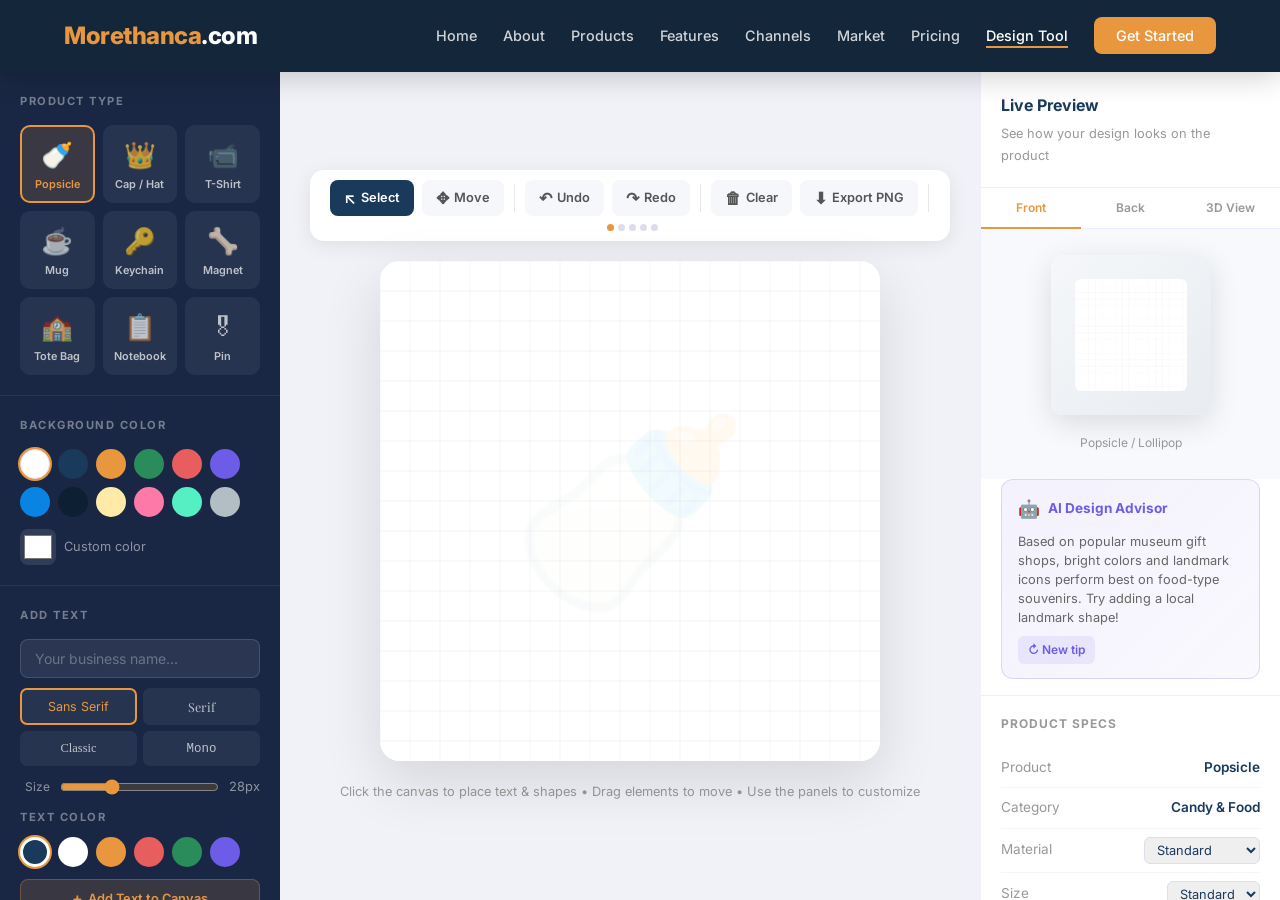
<file: design-tool.html>
<!DOCTYPE html>
<html lang="en">
<head>
    <meta charset="UTF-8">
    <meta name="viewport" content="width=device-width, initial-scale=1.0">
    <title>Online Design Tool - CraftedMemento | Morethanca.com</title>
    <link rel="preconnect" href="https://fonts.googleapis.com">
    <link href="https://fonts.googleapis.com/css2?family=Inter:wght@300;400;500;600;700;800;900&family=Playfair+Display:wght@700;800;900&display=swap" rel="stylesheet">
    <style>
/* ========== RESET & VARIABLES ========== */
* { margin: 0; padding: 0; box-sizing: border-box; }
:root {
    --primary: #1a3a5c; --primary-light: #2a5a8c;
    --accent: #e8973e; --accent-dark: #d4831a;
    --light: #f5f7fa; --lighter: #fafbfc;
    --dark: #0d1f33; --darker: #081525;
    --text: #333; --text-light: #666; --text-muted: #888;
    --white: #ffffff; --green: #2a8c5a; --green-dark: #1a6b40; --purple: #6c5ce7;
}
html { scroll-behavior: smooth; }
body { font-family: 'Inter', 'Segoe UI', sans-serif; color: var(--text); line-height: 1.7; overflow-x: hidden; }

/* ========== ANIMATIONS ========== */
@keyframes fadeInUp { from { opacity:0; transform:translateY(40px); } to { opacity:1; transform:translateY(0); } }
@keyframes float { 0%,100% { transform:translateY(0); } 50% { transform:translateY(-20px); } }
@keyframes gradientShift { 0%,100% { background-position:0% 50%; } 50% { background-position:100% 50%; } }
@keyframes particle1 { 0%,100%{transform:translate(0,0) rotate(0deg);opacity:.3} 25%{transform:translate(100px,-50px) rotate(90deg);opacity:.6} 50%{transform:translate(50px,-100px) rotate(180deg);opacity:.3} 75%{transform:translate(-50px,-50px) rotate(270deg);opacity:.5} }
@keyframes particle2 { 0%,100%{transform:translate(0,0) rotate(0deg);opacity:.2} 33%{transform:translate(-80px,60px) rotate(120deg);opacity:.5} 66%{transform:translate(60px,30px) rotate(240deg);opacity:.3} }
.animate { opacity:0; transform:translateY(40px); transition:all .8s cubic-bezier(.4,0,.2,1); }
.animate.visible { opacity:1; transform:translateY(0); }
.animate-delay-1{transition-delay:.1s} .animate-delay-2{transition-delay:.2s}
.animate-delay-3{transition-delay:.3s} .animate-delay-4{transition-delay:.4s}
.animate-delay-5{transition-delay:.5s}

/* ========== COMMON ========== */
.container { max-width:1200px; margin:0 auto; }
section { padding:100px 5%; }
.section-header { text-align:center; margin-bottom:70px; }
.section-label { display:inline-block; background:rgba(232,151,62,.1); color:var(--accent); padding:6px 18px; border-radius:50px; font-size:.8rem; font-weight:700; letter-spacing:1.5px; text-transform:uppercase; margin-bottom:16px; }
.section-header h2 { font-family:'Playfair Display',serif; font-size:3rem; color:var(--primary); margin-bottom:18px; line-height:1.2; }
.section-header p { color:var(--text-light); font-size:1.1rem; max-width:650px; margin:0 auto; }
.btn { display:inline-flex; align-items:center; gap:8px; padding:16px 36px; border-radius:12px; font-size:1rem; font-weight:600; text-decoration:none; transition:all .3s; cursor:pointer; border:none; font-family:inherit; }
.btn-primary { background:var(--accent); color:var(--white); box-shadow:0 4px 20px rgba(232,151,62,.3); }
.btn-primary:hover { background:var(--accent-dark); transform:translateY(-3px); box-shadow:0 8px 30px rgba(232,151,62,.4); }
.btn-outline-light { border:2px solid rgba(255,255,255,.4); color:var(--white); background:transparent; }
.btn-outline-light:hover { background:rgba(255,255,255,.1); border-color:var(--white); }
.btn-outline-dark { border:2px solid var(--primary); color:var(--primary); background:transparent; }
.btn-outline-dark:hover { background:var(--primary); color:var(--white); }
.btn-white { background:var(--white); color:var(--primary); font-weight:700; }
.btn-white:hover { background:var(--light); transform:translateY(-3px); box-shadow:0 12px 35px rgba(0,0,0,.2); }
.btn-lg { padding:18px 44px; font-size:1.1rem; }
.check { color:var(--green); font-weight:700; font-size:1.1rem; }

/* ========== NAVIGATION ========== */
nav { position:fixed; top:0; width:100%; z-index:1000; padding:0 5%; display:flex; justify-content:space-between; align-items:center; height:72px; background:rgba(13,31,51,.95); backdrop-filter:blur(20px); box-shadow:0 4px 30px rgba(0,0,0,.15); transition:all .4s; }
nav.transparent { background:transparent; box-shadow:none; }
nav.scrolled { background:rgba(13,31,51,.97); box-shadow:0 4px 30px rgba(0,0,0,.2); }
.logo { color:var(--white); font-size:1.5rem; font-weight:800; text-decoration:none; letter-spacing:-.5px; }
.logo span { color:var(--accent); }
.nav-links { display:flex; list-style:none; gap:26px; align-items:center; }
.nav-links a { color:rgba(255,255,255,.8); text-decoration:none; font-size:.9rem; font-weight:500; transition:all .3s; position:relative; }
.nav-links a:hover, .nav-links a.active { color:var(--white); }
.nav-links a::after { content:''; position:absolute; bottom:-4px; left:0; width:0; height:2px; background:var(--accent); transition:width .3s; }
.nav-links a:hover::after, .nav-links a.active::after { width:100%; }
.nav-cta { background:var(--accent)!important; color:var(--white)!important; padding:10px 22px!important; border-radius:8px; }
.nav-cta::after { display:none!important; }
.nav-cta:hover { background:var(--accent-dark)!important; transform:translateY(-1px); }
.menu-toggle { display:none; cursor:pointer; flex-direction:column; gap:5px; background:none; border:none; padding:5px; }
.menu-toggle span { width:24px; height:2.5px; background:var(--white); border-radius:2px; display:block; transition:.3s; }

/* ========== HOME HERO ========== */
.hero { min-height:100vh; display:flex; align-items:center; justify-content:center; background:linear-gradient(135deg,var(--darker) 0%,var(--dark) 30%,var(--primary) 60%,var(--primary-light) 100%); color:var(--white); text-align:center; padding:140px 5% 80px; position:relative; overflow:hidden; }
.hero-particles { position:absolute; inset:0; overflow:hidden; }
.hero-particles .p { position:absolute; border-radius:50%; opacity:.15; }
.hero-particles .p:nth-child(1){width:300px;height:300px;background:var(--accent);top:10%;left:-5%;animation:particle1 20s infinite}
.hero-particles .p:nth-child(2){width:200px;height:200px;background:var(--primary-light);bottom:10%;right:-3%;animation:particle2 15s infinite}
.hero-particles .p:nth-child(3){width:150px;height:150px;background:var(--accent);top:50%;left:50%;animation:particle1 25s infinite reverse}
.hero-particles .p:nth-child(4){width:100px;height:100px;background:#fff;top:20%;right:20%;animation:particle2 18s infinite}
.hero-content { position:relative; z-index:1; max-width:900px; }
.hero-badge { display:inline-block; background:rgba(232,151,62,.15); border:1px solid rgba(232,151,62,.3); color:var(--accent); padding:8px 20px; border-radius:50px; font-size:.85rem; font-weight:600; margin-bottom:28px; }
.hero h1 { font-family:'Playfair Display',serif; font-size:4.5rem; margin-bottom:16px; font-weight:900; line-height:1.1; }
.hero h1 span { color:var(--accent); }
.hero .tagline { font-size:1.4rem; font-weight:300; opacity:.9; margin-bottom:18px; }
.hero .desc { font-size:1.1rem; opacity:.75; margin-bottom:45px; max-width:650px; margin-left:auto; margin-right:auto; line-height:1.8; }
.hero-buttons { display:flex; gap:16px; justify-content:center; flex-wrap:wrap; }
.hero-stats { display:flex; justify-content:center; gap:60px; margin-top:70px; padding-top:40px; border-top:1px solid rgba(255,255,255,.1); flex-wrap:wrap; }
.hero-stat { text-align:center; }
.hero-stat .num { font-size:2rem; font-weight:800; color:var(--accent); }
.hero-stat .lbl { font-size:.85rem; opacity:.6; margin-top:4px; }

/* ========== HOME OVERVIEW ========== */
.home-overview { background:var(--light); }
.overview-grid { display:grid; grid-template-columns:repeat(3,1fr); gap:30px; }
.overview-card { background:var(--white); border-radius:20px; padding:36px 28px; text-align:center; border:1px solid #eef; box-shadow:0 4px 15px rgba(0,0,0,.04); transition:all .4s; }
.overview-card:hover { transform:translateY(-8px); box-shadow:0 20px 40px rgba(0,0,0,.08); border-color:var(--accent); }
.overview-icon { width:70px; height:70px; border-radius:50%; margin:0 auto 20px; display:flex; align-items:center; justify-content:center; font-size:1.8rem; color:var(--white); }
.oi-1 { background:linear-gradient(135deg,var(--primary),var(--primary-light)); }
.oi-2 { background:linear-gradient(135deg,var(--accent),var(--accent-dark)); }
.oi-3 { background:linear-gradient(135deg,var(--green),var(--green-dark)); }
.oi-4 { background:linear-gradient(135deg,var(--purple),#5a4bd1); }
.oi-5 { background:linear-gradient(135deg,#e85d5d,#c0392b); }
.oi-6 { background:linear-gradient(135deg,#0984e3,#0652dd); }
.overview-card h3 { color:var(--primary); font-size:1.1rem; margin-bottom:10px; }
.overview-card p { color:var(--text-light); font-size:.9rem; }

/* ========== PAGE HERO ========== */
.page-hero { padding:160px 5% 90px; text-align:center; color:var(--white); position:relative; overflow:hidden; background:linear-gradient(135deg,var(--darker) 0%,var(--dark) 30%,var(--primary) 60%,var(--primary-light) 100%); }
.page-hero .hero-particles { position:absolute; inset:0; overflow:hidden; }
.page-hero .hero-particles .p { position:absolute; border-radius:50%; opacity:.15; }
.page-hero .hero-particles .p:nth-child(1){width:300px;height:300px;background:var(--accent);top:0;left:-5%;animation:particle1 20s infinite}
.page-hero .hero-particles .p:nth-child(2){width:200px;height:200px;background:var(--primary-light);bottom:0;right:-3%;animation:particle2 15s infinite}
.page-hero-content { position:relative; z-index:1; max-width:700px; margin:0 auto; }
.page-hero .section-label { background:rgba(232,151,62,.2); }
.page-hero h1 { font-family:'Playfair Display',serif; font-size:3.5rem; margin-bottom:18px; font-weight:900; line-height:1.1; }
.page-hero p { font-size:1.15rem; opacity:.8; }

/* ========== ABOUT ========== */
.about-grid { display:grid; grid-template-columns:1fr 1fr; gap:80px; align-items:center; }
.about-content .label { display:inline-block; background:rgba(232,151,62,.1); color:var(--accent); padding:6px 18px; border-radius:50px; font-size:.8rem; font-weight:700; letter-spacing:1.5px; text-transform:uppercase; margin-bottom:20px; }
.about-content h2 { font-family:'Playfair Display',serif; font-size:2.8rem; color:var(--primary); margin-bottom:24px; line-height:1.2; }
.about-content p { color:var(--text-light); margin-bottom:18px; font-size:1.05rem; }
.highlight-box { background:linear-gradient(135deg,var(--primary),var(--primary-light)); color:var(--white); padding:24px 28px; border-radius:16px; margin:25px 0; font-weight:500; font-size:1.05rem; line-height:1.7; }
.about-card-stack { position:relative; min-height:480px; }
.about-float-card { position:absolute; background:var(--white); border-radius:16px; padding:28px; box-shadow:0 15px 40px rgba(0,0,0,.08); border:1px solid #eef; }
.about-float-card.card-1{top:0;left:0;right:30px;z-index:3;animation:float 6s ease-in-out infinite}
.about-float-card.card-2{top:155px;left:30px;right:0;z-index:2;animation:float 6s ease-in-out infinite 1s}
.about-float-card.card-3{top:310px;left:15px;right:15px;z-index:1;animation:float 6s ease-in-out infinite 2s}
.card-icon{width:50px;height:50px;border-radius:12px;display:flex;align-items:center;justify-content:center;font-size:1.5rem;margin-bottom:15px;color:var(--white)}
.card-icon.blue{background:linear-gradient(135deg,var(--primary),var(--primary-light))}
.card-icon.orange{background:linear-gradient(135deg,var(--accent),var(--accent-dark))}
.card-icon.green{background:linear-gradient(135deg,var(--green),var(--green-dark))}
.about-float-card h4{color:var(--primary);font-size:1.05rem;margin-bottom:6px}
.about-float-card p{color:var(--text-light);font-size:.88rem;line-height:1.6}

/* ========== BENEFITS ========== */
.benefits-main { display:grid; grid-template-columns:1fr 1fr; gap:60px; align-items:center; }
.benefits-list { display:flex; flex-direction:column; gap:20px; }
.benefit-row { display:flex; gap:20px; padding:24px; background:var(--white); border-radius:16px; box-shadow:0 4px 15px rgba(0,0,0,.04); transition:all .3s; border:1px solid transparent; }
.benefit-row:hover { border-color:var(--accent); box-shadow:0 8px 30px rgba(0,0,0,.08); transform:translateX(6px); }
.benefit-icon { flex-shrink:0; width:52px; height:52px; border-radius:14px; display:flex; align-items:center; justify-content:center; font-size:1.3rem; color:var(--white); }
.b1{background:linear-gradient(135deg,#e85d5d,#c0392b)} .b2{background:linear-gradient(135deg,var(--accent),var(--accent-dark))}
.b3{background:linear-gradient(135deg,var(--primary),var(--primary-light))} .b4{background:linear-gradient(135deg,var(--green),var(--green-dark))}
.benefit-row h4{color:var(--primary);font-size:1.05rem;margin-bottom:4px}
.benefit-row p{color:var(--text-light);font-size:.9rem}
.benefits-visual { background:linear-gradient(135deg,var(--primary),var(--primary-light)); border-radius:24px; padding:50px 40px; color:var(--white); position:relative; overflow:hidden; }
.benefits-visual::before{content:'';position:absolute;top:-60px;right:-60px;width:200px;height:200px;border-radius:50%;background:rgba(232,151,62,.2)}
.benefits-visual::after{content:'';position:absolute;bottom:-40px;left:-40px;width:150px;height:150px;border-radius:50%;background:rgba(255,255,255,.05)}
.benefits-visual h3{font-family:'Playfair Display',serif;font-size:2rem;margin-bottom:20px;position:relative;z-index:1}
.benefits-visual p{opacity:.85;position:relative;z-index:1;margin-bottom:12px;font-size:1.05rem}
.benefits-visual .quote{font-style:italic;opacity:.7;border-left:3px solid var(--accent);padding-left:18px;margin-top:30px;position:relative;z-index:1}

/* ========== LOCATION ========== */
.location-section { background:linear-gradient(135deg,var(--darker),var(--dark),var(--primary)); color:var(--white); position:relative; overflow:hidden; }
.location-grid { display:grid; grid-template-columns:1fr 1fr; gap:60px; align-items:center; position:relative; z-index:1; }
.location-text h3{font-family:'Playfair Display',serif;font-size:2.2rem;margin-bottom:20px}
.location-text p{opacity:.75;margin-bottom:15px;font-size:1.05rem}
.location-features{display:grid;grid-template-columns:1fr 1fr;gap:16px;margin-top:30px}
.loc-feat{background:rgba(255,255,255,.06);border:1px solid rgba(255,255,255,.1);padding:20px;border-radius:14px;text-align:center}
.loc-feat .val{font-size:1.8rem;font-weight:800;color:var(--accent)}
.loc-feat .lbl{font-size:.8rem;opacity:.6;margin-top:4px}
.location-map{background:rgba(255,255,255,.05);border:1px solid rgba(255,255,255,.1);border-radius:24px;padding:40px;text-align:center}
.map-pin{font-size:4rem;margin-bottom:20px;display:block}
.location-map h4{font-size:1.3rem;margin-bottom:8px}
.location-map p{opacity:.6;font-size:.95rem}
.advantages-list{text-align:left;margin-top:24px;list-style:none}
.advantages-list li{padding:8px 0;font-size:.9rem;opacity:.75;display:flex;align-items:center;gap:10px}
.advantages-list li::before{content:'\2713';color:var(--accent);font-weight:700}

/* ========== PRODUCTS ========== */
.products-grid { display:grid; grid-template-columns:repeat(4,1fr); gap:24px; }
.product-item { background:var(--white); border-radius:16px; padding:36px 20px; text-align:center; transition:all .4s; box-shadow:0 4px 15px rgba(0,0,0,.04); border:1px solid #eef; cursor:default; }
.product-item:hover { transform:translateY(-8px); box-shadow:0 20px 40px rgba(0,0,0,.1); border-color:var(--accent); }
.product-emoji{font-size:3.5rem;margin-bottom:18px;display:block}
.product-item h4{color:var(--primary);font-size:1.05rem;margin-bottom:6px}
.product-item p{color:var(--text-muted);font-size:.85rem}

/* ========== HOW IT WORKS ========== */
.steps-container { position:relative; max-width:1000px; margin:0 auto; }
.steps-line { position:absolute; top:40px; left:60px; right:60px; height:3px; background:linear-gradient(to right,var(--primary),var(--accent),var(--green)); z-index:0; }
.steps-grid { display:grid; grid-template-columns:repeat(4,1fr); gap:30px; position:relative; z-index:1; }
.step-card { text-align:center; }
.step-num { width:80px; height:80px; border-radius:50%; margin:0 auto 24px; display:flex; align-items:center; justify-content:center; font-size:1.5rem; font-weight:800; color:var(--white); box-shadow:0 8px 25px rgba(26,58,92,.3); }
.step-card:nth-child(1) .step-num{background:linear-gradient(135deg,var(--primary),var(--primary-light))}
.step-card:nth-child(2) .step-num{background:linear-gradient(135deg,var(--accent),var(--accent-dark));box-shadow:0 8px 25px rgba(232,151,62,.3)}
.step-card:nth-child(3) .step-num{background:linear-gradient(135deg,var(--green),var(--green-dark));box-shadow:0 8px 25px rgba(42,140,90,.3)}
.step-card:nth-child(4) .step-num{background:linear-gradient(135deg,var(--purple),#5a4bd1);box-shadow:0 8px 25px rgba(108,92,231,.3)}
.step-card h3{color:var(--primary);margin-bottom:10px;font-size:1.15rem}
.step-card p{color:var(--text-light);font-size:.9rem;padding:0 10px}

/* ========== FEATURES ========== */
.features-grid { display:grid; grid-template-columns:repeat(2,1fr); gap:28px; }
.feature-card { display:flex; gap:24px; background:var(--lighter); padding:36px; border-radius:20px; transition:all .4s; border:1px solid transparent; }
.feature-card:hover { background:var(--white); border-color:rgba(232,151,62,.2); box-shadow:0 20px 50px rgba(0,0,0,.06); transform:translateY(-4px); }
.feature-num { flex-shrink:0; width:52px; height:52px; border-radius:14px; display:flex; align-items:center; justify-content:center; font-size:1.2rem; font-weight:800; background:linear-gradient(135deg,var(--primary),var(--primary-light)); color:var(--white); }
.feature-card h3{color:var(--primary);font-size:1.15rem;margin-bottom:8px}
.feature-card p{color:var(--text-light);font-size:.95rem}

/* ========== ADVANTAGES ========== */
.advantages-section { background:linear-gradient(135deg,var(--darker),var(--primary)); color:var(--white); }
.advantages-section .section-header h2{color:var(--white)}
.advantages-section .section-header p{color:rgba(255,255,255,.6)}
.adv-grid { display:grid; grid-template-columns:repeat(3,1fr); gap:24px; }
.adv-card { background:rgba(255,255,255,.05); border:1px solid rgba(255,255,255,.1); border-radius:20px; padding:36px 28px; transition:all .4s; position:relative; overflow:hidden; }
.adv-card::before{content:'';position:absolute;top:0;left:0;right:0;height:3px;background:linear-gradient(to right,var(--accent),transparent);opacity:0;transition:opacity .4s}
.adv-card:hover{background:rgba(255,255,255,.08);transform:translateY(-5px)}
.adv-card:hover::before{opacity:1}
.adv-num{font-size:3rem;font-weight:900;color:rgba(232,151,62,.2);margin-bottom:15px;line-height:1}
.adv-card h3{font-size:1.15rem;margin-bottom:12px;color:var(--white)}
.adv-card p{color:rgba(255,255,255,.6);font-size:.92rem}

/* ========== MARKET ========== */
.market-grid { display:grid; grid-template-columns:1fr 1fr; gap:28px; margin-bottom:50px; }
.market-card { background:var(--white); border-radius:20px; padding:36px; border:1px solid #eef; box-shadow:0 4px 15px rgba(0,0,0,.04); transition:all .3s; }
.market-card:hover{box-shadow:0 12px 35px rgba(0,0,0,.08)}
.tag{display:inline-block;padding:4px 14px;border-radius:6px;font-size:.75rem;font-weight:700;margin-bottom:16px;text-transform:uppercase;letter-spacing:1px}
.tag-blue{background:rgba(26,58,92,.08);color:var(--primary)}
.tag-orange{background:rgba(232,151,62,.1);color:var(--accent)}
.tag-green{background:rgba(42,140,90,.1);color:var(--green)}
.tag-purple{background:rgba(108,92,231,.1);color:var(--purple)}
.tag-red{background:rgba(232,93,93,.1);color:#e85d5d}
.market-card h3{color:var(--primary);font-size:1.2rem;margin-bottom:12px}
.market-card p{color:var(--text-light);font-size:.95rem}
.market-card ul{list-style:none;margin-top:12px}
.market-card ul li{padding:6px 0;color:var(--text-light);font-size:.9rem;display:flex;align-items:flex-start;gap:10px}
.market-card ul li::before{content:'\2022';color:var(--accent);font-weight:700;font-size:1.2rem;line-height:1.4}
.target-market{background:linear-gradient(135deg,var(--primary),var(--primary-light));border-radius:24px;padding:50px;color:var(--white)}
.target-market h3{font-family:'Playfair Display',serif;font-size:1.8rem;margin-bottom:12px}
.target-market > p{opacity:.8;margin-bottom:24px}
.target-chips{display:flex;flex-wrap:wrap;gap:12px}
.chip{background:rgba(255,255,255,.12);border:1px solid rgba(255,255,255,.2);padding:10px 22px;border-radius:50px;font-size:.9rem;color:var(--white);transition:all .3s}
.chip:hover{background:rgba(255,255,255,.2);transform:translateY(-2px)}

/* ========== REVENUE ========== */
.revenue-grid { display:grid; grid-template-columns:repeat(3,1fr); gap:24px; }
.revenue-card { background:var(--lighter); border-radius:20px; padding:32px 28px; border:1px solid #eef; transition:all .4s; position:relative; overflow:hidden; }
.revenue-card::before{content:'';position:absolute;top:0;left:0;width:4px;height:100%;background:var(--accent);opacity:0;transition:opacity .3s}
.revenue-card:hover{border-color:rgba(232,151,62,.3);box-shadow:0 12px 35px rgba(0,0,0,.06)}
.revenue-card:hover::before{opacity:1}
.rev-icon{font-size:2rem;margin-bottom:15px;display:block}
.revenue-card h3{color:var(--primary);font-size:1.1rem;margin-bottom:10px}
.revenue-card p{color:var(--text-light);font-size:.9rem}
.rev-tag{display:inline-block;margin-top:12px;padding:4px 12px;border-radius:6px;font-size:.75rem;font-weight:600}
.rev-tag-main{background:rgba(232,151,62,.1);color:var(--accent)}
.rev-tag-sub{background:rgba(26,58,92,.06);color:var(--primary)}

/* ========== SALES CHANNELS ========== */
.sales-grid { display:grid; grid-template-columns:repeat(3,1fr); gap:24px; }
.sales-card { background:var(--lighter); border-radius:20px; padding:32px 24px; border:1px solid #eef; transition:all .4s; text-align:center; }
.sales-card:hover{background:var(--white);box-shadow:0 15px 40px rgba(0,0,0,.06);transform:translateY(-5px)}
.sales-icon{font-size:2.5rem;margin-bottom:16px;display:block}
.sales-card h3{color:var(--primary);font-size:1.05rem;margin-bottom:8px}
.sales-card p{color:var(--text-light);font-size:.88rem}

/* ========== PRICING ========== */
.pricing-grid { display:grid; grid-template-columns:repeat(3,1fr); gap:28px; max-width:1100px; margin:0 auto; }
.pricing-card { background:var(--white); border-radius:24px; padding:44px 32px; text-align:center; box-shadow:0 5px 20px rgba(0,0,0,.04); transition:all .4s; border:2px solid transparent; position:relative; }
.pricing-card.featured{border-color:var(--accent);box-shadow:0 20px 50px rgba(232,151,62,.15)}
.pricing-card:hover{transform:translateY(-8px);box-shadow:0 25px 50px rgba(0,0,0,.1)}
.pricing-badge{position:absolute;top:-14px;left:50%;transform:translateX(-50%);background:linear-gradient(135deg,var(--accent),var(--accent-dark));color:var(--white);padding:6px 24px;border-radius:50px;font-size:.8rem;font-weight:700;white-space:nowrap}
.plan-icon{font-size:2.5rem;margin-bottom:15px;display:block}
.plan-name{font-size:1.4rem;color:var(--primary);font-weight:800;margin-bottom:6px}
.plan-desc{color:var(--text-muted);font-size:.9rem;margin-bottom:28px}
.plan-price{font-size:3rem;font-weight:900;color:var(--primary);margin-bottom:30px;line-height:1}
.plan-price sub{font-size:1rem;font-weight:400;color:var(--text-muted)}
.pricing-card ul{list-style:none;text-align:left;margin-bottom:32px}
.pricing-card ul li{padding:10px 0;color:var(--text-light);font-size:.92rem;border-bottom:1px solid #f0f0f0;display:flex;align-items:center;gap:10px}
.btn-pricing{width:100%;justify-content:center}

/* ========== ROADMAP ========== */
.roadmap { max-width:900px; margin:0 auto; display:grid; grid-template-columns:1fr 1fr; position:relative; }
.roadmap::before{content:'';position:absolute;left:50%;top:0;bottom:0;width:3px;background:linear-gradient(to bottom,var(--primary),var(--accent),var(--green));transform:translateX(-50%)}
.milestone{padding:30px;position:relative}
.milestone:nth-child(odd){text-align:right;padding-right:60px}
.milestone:nth-child(even){padding-left:60px;grid-column:2}
.milestone::after{content:'';position:absolute;top:38px;width:16px;height:16px;border-radius:50%;background:var(--accent);border:4px solid var(--white);box-shadow:0 0 0 3px var(--accent),0 4px 10px rgba(0,0,0,.15)}
.milestone:nth-child(odd)::after{right:-8px}
.milestone:nth-child(even)::after{left:-8px}
.m-date{color:var(--accent);font-weight:700;font-size:.85rem;letter-spacing:1px;text-transform:uppercase}
.milestone h4{color:var(--primary);font-size:1.2rem;margin:6px 0}
.milestone p{color:var(--text-light);font-size:.9rem}
.m-tag{display:inline-block;margin-top:8px;padding:3px 10px;border-radius:6px;font-size:.75rem;font-weight:600}
.m-tag-done{background:rgba(42,140,90,.1);color:var(--green)}
.m-tag-progress{background:rgba(232,151,62,.1);color:var(--accent)}
.m-tag-upcoming{background:rgba(26,58,92,.06);color:var(--primary)}
.long-term{max-width:900px;margin:50px auto 0;display:grid;grid-template-columns:1fr 1fr;gap:24px}
.lt-card{background:var(--lighter);border-radius:20px;padding:32px;border:1px solid #eef}
.lt-card h4{color:var(--primary);margin-bottom:8px;font-size:1.1rem}
.lt-card p{color:var(--text-light);font-size:.9rem}

/* ========== TEAM ========== */
.team-grid{display:grid;grid-template-columns:repeat(3,1fr);gap:30px;max-width:1000px;margin:0 auto 60px}
.team-card{background:var(--white);border-radius:24px;padding:44px 28px 36px;text-align:center;box-shadow:0 5px 25px rgba(0,0,0,.04);transition:all .4s;border:1px solid transparent}
.team-card:hover{transform:translateY(-8px);box-shadow:0 20px 50px rgba(0,0,0,.08);border-color:var(--accent)}
.team-avatar{width:100px;height:100px;border-radius:50%;margin:0 auto 20px;display:flex;align-items:center;justify-content:center;font-size:2rem;font-weight:800;color:var(--white);box-shadow:0 8px 25px rgba(0,0,0,.15)}
.ta-1{background:linear-gradient(135deg,var(--primary),var(--primary-light))}
.ta-2{background:linear-gradient(135deg,var(--accent),var(--accent-dark))}
.ta-3{background:linear-gradient(135deg,var(--green),var(--green-dark))}
.team-card h3{color:var(--primary);font-size:1.15rem;margin-bottom:4px}
.team-card .role{color:var(--accent);font-weight:700;font-size:.85rem;margin-bottom:16px;text-transform:uppercase;letter-spacing:.5px}
.team-card p{color:var(--text-light);font-size:.88rem}
.org-chart{max-width:900px;margin:0 auto}
.org-title{text-align:center;font-family:'Playfair Display',serif;font-size:1.8rem;color:var(--primary);margin-bottom:30px}
.org-ceo{background:linear-gradient(135deg,var(--primary),var(--primary-light));color:var(--white);border-radius:16px;padding:24px 32px;text-align:center;max-width:320px;margin:0 auto 20px}
.org-ceo h4{font-size:1.1rem;margin-bottom:4px}
.org-ceo p{opacity:.8;font-size:.85rem}
.org-line{width:3px;height:30px;background:linear-gradient(to bottom,var(--primary),var(--accent));margin:0 auto}
.org-departments{display:grid;grid-template-columns:repeat(4,1fr);gap:16px}
.org-dept{background:var(--white);border-radius:16px;padding:24px 16px;text-align:center;border:1px solid #eef;transition:all .3s}
.org-dept:hover{border-color:var(--accent);box-shadow:0 8px 25px rgba(0,0,0,.06)}
.dept-icon{font-size:2rem;margin-bottom:10px;display:block}
.org-dept h4{color:var(--primary);font-size:.9rem;margin-bottom:6px}
.org-dept p{color:var(--text-muted);font-size:.78rem}

/* ========== CONTACT ========== */
.contact-grid{display:grid;grid-template-columns:1fr 1.3fr;gap:60px;max-width:1000px;margin:0 auto}
.contact-info h3{font-family:'Playfair Display',serif;font-size:2rem;color:var(--primary);margin-bottom:20px}
.contact-info > p{color:var(--text-light);margin-bottom:30px;font-size:1.05rem}
.contact-item{display:flex;gap:16px;margin-bottom:24px;align-items:flex-start}
.contact-item-icon{flex-shrink:0;width:48px;height:48px;border-radius:12px;background:linear-gradient(135deg,var(--primary),var(--primary-light));color:var(--white);display:flex;align-items:center;justify-content:center;font-size:1.2rem}
.contact-item h4{color:var(--primary);font-size:1rem;margin-bottom:2px}
.contact-item p{color:var(--text-light);font-size:.9rem;margin:0}
.contact-form{background:var(--white);border-radius:24px;padding:44px;box-shadow:0 10px 40px rgba(0,0,0,.06);border:1px solid #eef}
.contact-form h3{font-family:'Playfair Display',serif;font-size:1.6rem;color:var(--primary);margin-bottom:28px}
.form-row{display:grid;grid-template-columns:1fr 1fr;gap:16px}
.form-group{margin-bottom:20px}
.form-group label{display:block;font-size:.9rem;font-weight:600;color:var(--primary);margin-bottom:8px}
.form-group input,.form-group textarea,.form-group select{width:100%;padding:14px 16px;border:1.5px solid #dde;border-radius:10px;font-family:inherit;font-size:.95rem;transition:border-color .3s;outline:none;background:var(--lighter)}
.form-group input:focus,.form-group textarea:focus,.form-group select:focus{border-color:var(--accent);background:var(--white)}
.form-group textarea{resize:vertical;min-height:130px}

/* ========== CTA SECTION ========== */
.cta-section{background:linear-gradient(135deg,var(--accent),var(--accent-dark),#c0711a);background-size:200% 200%;animation:gradientShift 8s ease infinite;text-align:center;color:var(--white);padding:100px 5%;position:relative;overflow:hidden}
.cta-section::before{content:'';position:absolute;top:-50%;left:-50%;width:200%;height:200%;background:radial-gradient(circle at 30% 30%,rgba(255,255,255,.1),transparent 60%)}
.cta-content{position:relative;z-index:1;max-width:700px;margin:0 auto}
.cta-section h2{font-family:'Playfair Display',serif;font-size:3rem;margin-bottom:18px}
.cta-section p{font-size:1.15rem;opacity:.9;margin-bottom:35px}
.cta-buttons{display:flex;gap:16px;justify-content:center;flex-wrap:wrap}

/* ========== FOOTER ========== */
footer{background:var(--darker);color:rgba(255,255,255,.5);padding:80px 5% 30px}
.footer-top{display:grid;grid-template-columns:2.5fr 1fr 1fr 1fr;gap:50px;max-width:1200px;margin:0 auto}
.footer-brand .logo{font-size:1.4rem;display:inline-block;margin-bottom:18px}
.footer-brand p{font-size:.9rem;line-height:1.8;margin-bottom:20px}
.social-links{display:flex;gap:12px}
.social-link{width:40px;height:40px;border-radius:10px;background:rgba(255,255,255,.06);display:flex;align-items:center;justify-content:center;color:rgba(255,255,255,.6);text-decoration:none;font-size:.85rem;font-weight:600;transition:all .3s}
.social-link:hover{background:var(--accent);color:var(--white);transform:translateY(-2px)}
footer h4{color:var(--white);margin-bottom:20px;font-size:.95rem;font-weight:700}
footer ul{list-style:none}
footer ul li{margin-bottom:12px}
footer ul a{color:rgba(255,255,255,.5);text-decoration:none;font-size:.88rem;transition:all .3s}
footer ul a:hover{color:var(--accent);padding-left:4px}
.footer-bottom{max-width:1200px;margin:50px auto 0;padding-top:25px;border-top:1px solid rgba(255,255,255,.06);display:flex;justify-content:space-between;align-items:center;font-size:.83rem}
.footer-bottom-links{display:flex;gap:24px}
.footer-bottom-links a{color:rgba(255,255,255,.4);text-decoration:none;font-size:.83rem}
.footer-bottom-links a:hover{color:var(--accent)}

/* ========== RESPONSIVE ========== */
@media(max-width:1024px){
    .features-grid,.adv-grid,.revenue-grid,.sales-grid{grid-template-columns:repeat(2,1fr)}
    .products-grid{grid-template-columns:repeat(3,1fr)}
    .org-departments{grid-template-columns:repeat(2,1fr)}
    .overview-grid{grid-template-columns:repeat(2,1fr)}
}
@media(max-width:768px){
    .hero h1{font-size:2.8rem} .page-hero h1{font-size:2.5rem} .section-header h2{font-size:2rem}
    .about-grid,.benefits-main,.market-grid,.location-grid,.contact-grid{grid-template-columns:1fr}
    .about-card-stack{min-height:auto}
    .about-float-card{position:relative!important;top:auto!important;left:auto!important;right:auto!important;margin-bottom:16px;animation:none!important}
    .features-grid,.adv-grid,.revenue-grid,.sales-grid,.pricing-grid{grid-template-columns:1fr}
    .products-grid{grid-template-columns:repeat(2,1fr)}
    .steps-grid{grid-template-columns:1fr 1fr} .steps-line{display:none}
    .roadmap{grid-template-columns:1fr}
    .roadmap::before{left:20px}
    .milestone:nth-child(odd),.milestone:nth-child(even){text-align:left;padding-left:50px;padding-right:20px;grid-column:1}
    .milestone::after{left:12px!important;right:auto!important}
    .team-grid{grid-template-columns:1fr;max-width:380px}
    .org-departments{grid-template-columns:1fr 1fr}
    .long-term,.form-row{grid-template-columns:1fr}
    .nav-links{display:none;position:absolute;top:72px;left:0;width:100%;background:rgba(13,31,51,.98);backdrop-filter:blur(20px);flex-direction:column;padding:24px 5%;gap:16px}
    .nav-links.active{display:flex}
    .menu-toggle{display:flex}
    .footer-top{grid-template-columns:1fr}
    .footer-bottom{flex-direction:column;gap:12px}
    .location-features{grid-template-columns:1fr 1fr}
    .hero-stats{gap:30px}
    section{padding:80px 5%}
    .overview-grid{grid-template-columns:1fr}
}
@media(max-width:480px){
    .hero h1{font-size:2.2rem} .page-hero h1{font-size:2rem}
    .products-grid{grid-template-columns:repeat(2,1fr)}
    .steps-grid{grid-template-columns:1fr}
    .location-features{grid-template-columns:1fr}
}

</style>
    <style>
        body { overflow-x: hidden; }

        /* ===== TOOL LAYOUT ===== */
        .tool-wrapper {
            display: grid;
            grid-template-columns: 280px 1fr 300px;
            height: calc(100vh - 72px);
            margin-top: 72px;
            background: #f0f2f7;
        }

        /* ===== LEFT PANEL ===== */
        .panel-left {
            background: #1a2744;
            color: #fff;
            display: flex;
            flex-direction: column;
            overflow-y: auto;
            scrollbar-width: thin;
            scrollbar-color: rgba(255,255,255,.1) transparent;
        }
        .panel-section {
            padding: 20px;
            border-bottom: 1px solid rgba(255,255,255,.07);
        }
        .panel-section-title {
            font-size: .7rem;
            font-weight: 700;
            letter-spacing: 1.5px;
            text-transform: uppercase;
            color: rgba(255,255,255,.4);
            margin-bottom: 14px;
        }

        /* Product selector */
        .product-grid {
            display: grid;
            grid-template-columns: repeat(3, 1fr);
            gap: 8px;
        }
        .product-btn {
            background: rgba(255,255,255,.06);
            border: 2px solid transparent;
            border-radius: 10px;
            padding: 12px 6px 10px;
            cursor: pointer;
            text-align: center;
            transition: all .2s;
            color: rgba(255,255,255,.7);
            font-family: inherit;
        }
        .product-btn:hover { background: rgba(255,255,255,.1); color: #fff; }
        .product-btn.active { border-color: #e8973e; background: rgba(232,151,62,.15); color: #e8973e; }
        .product-btn .pb-icon { font-size: 1.6rem; display: block; margin-bottom: 5px; }
        .product-btn .pb-label { font-size: .68rem; font-weight: 600; line-height: 1.2; }

        /* Color palette */
        .color-palette {
            display: flex;
            flex-wrap: wrap;
            gap: 8px;
            margin-bottom: 12px;
        }
        .color-swatch {
            width: 30px;
            height: 30px;
            border-radius: 50%;
            cursor: pointer;
            border: 3px solid transparent;
            transition: all .2s;
            flex-shrink: 0;
        }
        .color-swatch:hover { transform: scale(1.2); }
        .color-swatch.active { border-color: #fff; box-shadow: 0 0 0 2px #e8973e; }
        .color-custom { display: flex; gap: 8px; align-items: center; margin-top: 6px; }
        .color-custom input[type="color"] {
            width: 36px; height: 36px; border: none; border-radius: 8px;
            cursor: pointer; padding: 2px; background: rgba(255,255,255,.1);
        }
        .color-custom span { font-size: .8rem; color: rgba(255,255,255,.5); }

        /* Text tools */
        .text-input {
            width: 100%;
            padding: 10px 14px;
            background: rgba(255,255,255,.08);
            border: 1px solid rgba(255,255,255,.12);
            border-radius: 8px;
            color: #fff;
            font-family: inherit;
            font-size: .875rem;
            outline: none;
            margin-bottom: 10px;
            transition: border-color .2s;
        }
        .text-input:focus { border-color: #e8973e; }
        .text-input::placeholder { color: rgba(255,255,255,.3); }
        .font-grid {
            display: grid;
            grid-template-columns: 1fr 1fr;
            gap: 6px;
            margin-bottom: 10px;
        }
        .font-btn {
            padding: 8px 10px;
            background: rgba(255,255,255,.06);
            border: 2px solid transparent;
            border-radius: 7px;
            color: rgba(255,255,255,.7);
            font-family: inherit;
            font-size: .78rem;
            cursor: pointer;
            transition: all .2s;
            text-align: center;
        }
        .font-btn:hover { background: rgba(255,255,255,.1); color: #fff; }
        .font-btn.active { border-color: #e8973e; color: #e8973e; }
        .size-control {
            display: flex;
            align-items: center;
            gap: 10px;
        }
        .size-control input[type="range"] {
            flex: 1;
            accent-color: #e8973e;
        }
        .size-control span { font-size: .8rem; color: rgba(255,255,255,.5); min-width: 30px; text-align: right; }

        /* Shape grid */
        .shape-grid {
            display: grid;
            grid-template-columns: repeat(4, 1fr);
            gap: 8px;
        }
        .shape-btn {
            aspect-ratio: 1;
            background: rgba(255,255,255,.06);
            border: 2px solid transparent;
            border-radius: 8px;
            cursor: pointer;
            display: flex;
            align-items: center;
            justify-content: center;
            font-size: 1.3rem;
            transition: all .2s;
            color: rgba(255,255,255,.7);
        }
        .shape-btn:hover { background: rgba(255,255,255,.1); color: #fff; }
        .shape-btn.active { border-color: #e8973e; background: rgba(232,151,62,.15); }

        /* Upload area */
        .upload-area {
            border: 2px dashed rgba(255,255,255,.2);
            border-radius: 12px;
            padding: 24px 16px;
            text-align: center;
            cursor: pointer;
            transition: all .2s;
            position: relative;
        }
        .upload-area:hover { border-color: #e8973e; background: rgba(232,151,62,.05); }
        .upload-area input { position: absolute; inset: 0; opacity: 0; cursor: pointer; }
        .upload-icon { font-size: 2rem; margin-bottom: 8px; opacity: .6; }
        .upload-area p { font-size: .8rem; color: rgba(255,255,255,.5); line-height: 1.5; }
        .upload-area strong { color: #e8973e; }

        /* ===== CANVAS AREA ===== */
        .canvas-area {
            display: flex;
            flex-direction: column;
            align-items: center;
            justify-content: center;
            padding: 30px;
            gap: 20px;
            position: relative;
        }
        .canvas-toolbar {
            display: flex;
            gap: 8px;
            background: #fff;
            border-radius: 14px;
            padding: 10px 14px;
            box-shadow: 0 4px 20px rgba(0,0,0,.08);
            flex-wrap: wrap;
            justify-content: center;
        }
        .tool-btn {
            padding: 8px 14px;
            border-radius: 8px;
            border: none;
            background: #f5f7fa;
            color: #555;
            font-size: .8rem;
            font-weight: 600;
            cursor: pointer;
            transition: all .2s;
            font-family: inherit;
            display: flex;
            align-items: center;
            gap: 5px;
        }
        .tool-btn:hover { background: #e8973e; color: #fff; }
        .tool-btn.active { background: #1a3a5c; color: #fff; }
        .tool-btn .ti { font-size: 1rem; }
        .tool-sep { width: 1px; background: #e5e7eb; margin: 4px 2px; }

        /* Canvas */
        .canvas-stage {
            position: relative;
            background: #fff;
            border-radius: 20px;
            box-shadow: 0 20px 60px rgba(0,0,0,.12);
            overflow: hidden;
            cursor: crosshair;
        }
        .canvas-stage canvas { display: block; }

        /* Product silhouette overlay */
        .product-silhouette {
            position: absolute;
            inset: 0;
            display: flex;
            align-items: center;
            justify-content: center;
            font-size: 12rem;
            opacity: .07;
            pointer-events: none;
            user-select: none;
            transition: all .3s;
        }

        /* Canvas hint */
        .canvas-hint {
            font-size: .8rem;
            color: #999;
            text-align: center;
        }

        /* ===== RIGHT PANEL ===== */
        .panel-right {
            background: #fff;
            display: flex;
            flex-direction: column;
            border-left: 1px solid #eef;
            overflow-y: auto;
        }
        .preview-header {
            padding: 20px;
            border-bottom: 1px solid #eef;
        }
        .preview-header h3 { color: #1a3a5c; font-size: 1rem; margin-bottom: 4px; }
        .preview-header p { font-size: .8rem; color: #999; }

        /* Preview mockups */
        .mockup-tabs {
            display: flex;
            border-bottom: 1px solid #eef;
        }
        .mockup-tab {
            flex: 1;
            padding: 12px;
            text-align: center;
            font-size: .75rem;
            font-weight: 600;
            color: #999;
            cursor: pointer;
            border: none;
            background: none;
            font-family: inherit;
            transition: all .2s;
            border-bottom: 2px solid transparent;
            margin-bottom: -1px;
        }
        .mockup-tab.active { color: #e8973e; border-bottom-color: #e8973e; }
        .mockup-tab:hover { color: #1a3a5c; }

        .mockup-display {
            flex: 1;
            display: flex;
            align-items: center;
            justify-content: center;
            padding: 30px 20px;
            background: #f8f9fc;
            min-height: 250px;
        }
        .mockup-view {
            display: none;
            flex-direction: column;
            align-items: center;
            gap: 10px;
        }
        .mockup-view.active { display: flex; }
        .mockup-product {
            position: relative;
            border-radius: 12px;
            overflow: hidden;
            box-shadow: 0 8px 30px rgba(0,0,0,.12);
        }
        .mockup-product .mockup-canvas-preview {
            position: absolute;
            top: 50%; left: 50%;
            transform: translate(-50%,-50%);
            width: 70%; height: 70%;
            border-radius: 6px;
            overflow: hidden;
        }
        .mockup-label { font-size: .75rem; color: #999; margin-top: 8px; }

        /* Spec panel */
        .spec-panel { padding: 18px 20px; border-top: 1px solid #eef; }
        .spec-title { font-size: .75rem; font-weight: 700; color: #999; text-transform: uppercase; letter-spacing: 1px; margin-bottom: 14px; }
        .spec-row {
            display: flex;
            justify-content: space-between;
            align-items: center;
            padding: 8px 0;
            border-bottom: 1px solid #f5f5fa;
            font-size: .85rem;
        }
        .spec-row:last-child { border: none; }
        .spec-row .lbl { color: #999; }
        .spec-row .val { color: #1a3a5c; font-weight: 600; }
        .spec-row select {
            border: 1px solid #dde;
            border-radius: 6px;
            padding: 4px 8px;
            font-family: inherit;
            font-size: .8rem;
            color: #1a3a5c;
            outline: none;
        }

        /* Order panel */
        .order-panel { padding: 18px 20px; border-top: 1px solid #eef; }
        .price-display {
            background: linear-gradient(135deg, #1a3a5c, #2a5a8c);
            border-radius: 14px;
            padding: 18px;
            color: #fff;
            margin-bottom: 16px;
        }
        .price-display .price-label { font-size: .75rem; opacity: .7; margin-bottom: 4px; }
        .price-display .price-value { font-size: 2rem; font-weight: 800; }
        .price-display .price-sub { font-size: .75rem; opacity: .6; margin-top: 4px; }
        .qty-control {
            display: flex;
            align-items: center;
            gap: 10px;
            margin-bottom: 14px;
        }
        .qty-control label { font-size: .85rem; font-weight: 600; color: #1a3a5c; flex: 1; }
        .qty-btn {
            width: 32px; height: 32px;
            border-radius: 8px;
            border: 2px solid #dde;
            background: #fff;
            cursor: pointer;
            font-size: 1.1rem;
            display: flex; align-items: center; justify-content: center;
            color: #1a3a5c;
            font-weight: 700;
            transition: all .2s;
        }
        .qty-btn:hover { border-color: #e8973e; color: #e8973e; }
        .qty-display {
            min-width: 48px;
            text-align: center;
            font-size: 1rem;
            font-weight: 700;
            color: #1a3a5c;
            border: 2px solid #dde;
            border-radius: 8px;
            padding: 4px;
        }
        .btn-order {
            width: 100%;
            padding: 14px;
            background: #e8973e;
            color: #fff;
            border: none;
            border-radius: 12px;
            font-family: inherit;
            font-size: .95rem;
            font-weight: 700;
            cursor: pointer;
            transition: all .25s;
            margin-bottom: 8px;
        }
        .btn-order:hover { background: #d4831a; transform: translateY(-1px); box-shadow: 0 6px 20px rgba(232,151,62,.4); }
        .btn-save-design {
            width: 100%;
            padding: 12px;
            background: transparent;
            color: #1a3a5c;
            border: 2px solid #dde;
            border-radius: 12px;
            font-family: inherit;
            font-size: .875rem;
            font-weight: 600;
            cursor: pointer;
            transition: all .2s;
        }
        .btn-save-design:hover { border-color: #1a3a5c; background: #f5f7fa; }

        /* ===== AI ADVISOR BADGE ===== */
        .ai-advisor {
            margin: 0 20px 16px;
            background: linear-gradient(135deg, rgba(108,92,231,.08), rgba(108,92,231,.04));
            border: 1px solid rgba(108,92,231,.2);
            border-radius: 12px;
            padding: 14px 16px;
        }
        .ai-advisor-header {
            display: flex;
            align-items: center;
            gap: 8px;
            margin-bottom: 8px;
        }
        .ai-advisor-header .ai-icon { font-size: 1.1rem; }
        .ai-advisor-header strong { font-size: .85rem; color: #6c5ce7; }
        .ai-advisor p { font-size: .8rem; color: #666; line-height: 1.5; }
        .ai-tip { display: inline-block; margin-top: 8px; padding: 4px 10px; background: rgba(108,92,231,.1); color: #6c5ce7; border-radius: 6px; font-size: .75rem; font-weight: 600; cursor: pointer; transition: all .2s; }
        .ai-tip:hover { background: #6c5ce7; color: #fff; }

        /* ===== TOAST ===== */
        .toast {
            position: fixed;
            bottom: 30px;
            right: 30px;
            background: #1a3a5c;
            color: #fff;
            padding: 14px 22px;
            border-radius: 12px;
            font-size: .875rem;
            font-weight: 500;
            box-shadow: 0 10px 30px rgba(0,0,0,.2);
            z-index: 3000;
            display: flex;
            align-items: center;
            gap: 10px;
            transform: translateY(80px);
            opacity: 0;
            transition: all .3s cubic-bezier(.4,0,.2,1);
            max-width: 340px;
        }
        .toast.show { transform: none; opacity: 1; }

        /* ===== ORDER SUCCESS MODAL ===== */
        .modal-overlay {
            position: fixed; inset: 0;
            background: rgba(13,31,51,.7);
            backdrop-filter: blur(4px);
            z-index: 2000;
            display: flex; align-items: center; justify-content: center;
            padding: 20px;
            opacity: 0; pointer-events: none;
            transition: opacity .3s;
        }
        .modal-overlay.open { opacity: 1; pointer-events: all; }
        .modal-box {
            background: #fff;
            border-radius: 24px;
            padding: 50px 44px;
            text-align: center;
            max-width: 460px;
            width: 100%;
            transform: scale(.95);
            transition: transform .3s;
            box-shadow: 0 30px 70px rgba(0,0,0,.2);
        }
        .modal-overlay.open .modal-box { transform: none; }
        .modal-box .success-icon { font-size: 4rem; margin-bottom: 20px; display: block; }
        .modal-box h3 { font-family: 'Playfair Display', serif; color: #1a3a5c; font-size: 1.8rem; margin-bottom: 12px; }
        .modal-box p { color: #666; font-size: .95rem; margin-bottom: 28px; line-height: 1.6; }
        .modal-box .ref { background: #f5f7fa; border-radius: 10px; padding: 12px 20px; font-size: .85rem; color: #999; margin-bottom: 28px; }
        .modal-box .ref strong { color: #1a3a5c; font-size: 1rem; }
        .btn-modal-ok {
            padding: 14px 44px;
            background: #e8973e;
            color: #fff;
            border: none;
            border-radius: 12px;
            font-family: inherit;
            font-size: 1rem;
            font-weight: 700;
            cursor: pointer;
            transition: all .2s;
        }
        .btn-modal-ok:hover { background: #d4831a; }

        /* ===== MOBILE NOTICE ===== */
        .mobile-notice {
            display: none;
            position: fixed;
            inset: 0;
            background: #1a2744;
            z-index: 5000;
            flex-direction: column;
            align-items: center;
            justify-content: center;
            padding: 40px;
            text-align: center;
            color: #fff;
        }
        .mobile-notice .mn-icon { font-size: 4rem; margin-bottom: 24px; }
        .mobile-notice h2 { font-family: 'Playfair Display', serif; font-size: 1.6rem; margin-bottom: 16px; }
        .mobile-notice p { color: rgba(255,255,255,.7); line-height: 1.7; margin-bottom: 28px; }
        @media(max-width: 768px) { .mobile-notice { display: flex; } }

        /* ===== UNDO HISTORY DOT ===== */
        .history-dots {
            display: flex; gap: 4px; align-items: center; margin-left: 4px;
        }
        .h-dot { width: 7px; height: 7px; border-radius: 50%; background: #dde; transition: background .2s; }
        .h-dot.filled { background: #e8973e; }
    </style>
</head>
<body>

<!-- Mobile notice -->
<div class="mobile-notice">
    <div class="mn-icon">&#128396;</div>
    <h2>Design Tool</h2>
    <p>The CraftedMemento Design Tool works best on a desktop or laptop. Please visit on a larger screen for the full experience.</p>
    <a href="index.html" class="btn btn-primary">Back to Home</a>
</div>

<nav id="navbar" class="scrolled">
    <a href="index.html" class="logo"><span>Morethanca</span>.com</a>
    <ul class="nav-links" id="navLinks">
        <li><a href="index.html">Home</a></li>
        <li><a href="about.html">About</a></li>
        <li><a href="products.html">Products</a></li>
        <li><a href="features.html">Features</a></li>
        <li><a href="channels.html">Channels</a></li>
        <li><a href="market.html">Market</a></li>
        <li><a href="pricing.html">Pricing</a></li>
        <li><a href="design-tool.html" class="active">Design Tool</a></li>
        <li><a href="contact.html" class="nav-cta">Get Started</a></li>
    </ul>
    <button class="menu-toggle" onclick="document.getElementById('navLinks').classList.toggle('active')" aria-label="Menu">
        <span></span><span></span><span></span>
    </button>
</nav>

<div class="tool-wrapper">

    <!-- ===== LEFT PANEL ===== -->
    <div class="panel-left">

        <!-- Product Type -->
        <div class="panel-section">
            <div class="panel-section-title">Product Type</div>
            <div class="product-grid">
                <button class="product-btn active" onclick="selectProduct(this,'&#127868;','Popsicle / Lollipop','Candy & Food')" title="Popsicle">
                    <span class="pb-icon">&#127868;</span>
                    <span class="pb-label">Popsicle</span>
                </button>
                <button class="product-btn" onclick="selectProduct(this,'&#128081;','Cap / Hat','Apparel')" title="Cap">
                    <span class="pb-icon">&#128081;</span>
                    <span class="pb-label">Cap / Hat</span>
                </button>
                <button class="product-btn" onclick="selectProduct(this,'&#128249;','T-Shirt','Apparel')" title="T-Shirt">
                    <span class="pb-icon">&#128249;</span>
                    <span class="pb-label">T-Shirt</span>
                </button>
                <button class="product-btn" onclick="selectProduct(this,'&#9749;','Mug / Cup','Drinkware')" title="Mug">
                    <span class="pb-icon">&#9749;</span>
                    <span class="pb-label">Mug</span>
                </button>
                <button class="product-btn" onclick="selectProduct(this,'&#128273;','Keychain','Novelty')" title="Keychain">
                    <span class="pb-icon">&#128273;</span>
                    <span class="pb-label">Keychain</span>
                </button>
                <button class="product-btn" onclick="selectProduct(this,'&#129460;','Magnet','Novelty')" title="Magnet">
                    <span class="pb-icon">&#129460;</span>
                    <span class="pb-label">Magnet</span>
                </button>
                <button class="product-btn" onclick="selectProduct(this,'&#127979;','Tote Bag','Bags')" title="Tote Bag">
                    <span class="pb-icon">&#127979;</span>
                    <span class="pb-label">Tote Bag</span>
                </button>
                <button class="product-btn" onclick="selectProduct(this,'&#128203;','Notebook','Stationery')" title="Notebook">
                    <span class="pb-icon">&#128203;</span>
                    <span class="pb-label">Notebook</span>
                </button>
                <button class="product-btn" onclick="selectProduct(this,'&#127894;','Pin / Badge','Novelty')" title="Pin">
                    <span class="pb-icon">&#127894;</span>
                    <span class="pb-label">Pin</span>
                </button>
            </div>
        </div>

        <!-- Background Color -->
        <div class="panel-section">
            <div class="panel-section-title">Background Color</div>
            <div class="color-palette" id="bgPalette">
                <div class="color-swatch active" style="background:#ffffff;border:1px solid #dde" onclick="setBgColor('#ffffff',this)" title="White"></div>
                <div class="color-swatch" style="background:#1a3a5c" onclick="setBgColor('#1a3a5c',this)" title="Navy"></div>
                <div class="color-swatch" style="background:#e8973e" onclick="setBgColor('#e8973e',this)" title="Orange"></div>
                <div class="color-swatch" style="background:#2a8c5a" onclick="setBgColor('#2a8c5a',this)" title="Green"></div>
                <div class="color-swatch" style="background:#e85d5d" onclick="setBgColor('#e85d5d',this)" title="Red"></div>
                <div class="color-swatch" style="background:#6c5ce7" onclick="setBgColor('#6c5ce7',this)" title="Purple"></div>
                <div class="color-swatch" style="background:#0984e3" onclick="setBgColor('#0984e3',this)" title="Blue"></div>
                <div class="color-swatch" style="background:#0d1f33" onclick="setBgColor('#0d1f33',this)" title="Dark"></div>
                <div class="color-swatch" style="background:#ffeaa7" onclick="setBgColor('#ffeaa7',this)" title="Yellow"></div>
                <div class="color-swatch" style="background:#fd79a8" onclick="setBgColor('#fd79a8',this)" title="Pink"></div>
                <div class="color-swatch" style="background:#55efc4" onclick="setBgColor('#55efc4',this)" title="Mint"></div>
                <div class="color-swatch" style="background:#b2bec3" onclick="setBgColor('#b2bec3',this)" title="Gray"></div>
            </div>
            <div class="color-custom">
                <input type="color" value="#ffffff" oninput="setBgColorFromPicker(this.value)" title="Custom color">
                <span>Custom color</span>
            </div>
        </div>

        <!-- Text -->
        <div class="panel-section">
            <div class="panel-section-title">Add Text</div>
            <input class="text-input" id="textInput" type="text" placeholder="Your business name..." maxlength="40">
            <div class="font-grid">
                <button class="font-btn active" onclick="setFont('Inter',this)" style="font-family:Inter">Sans Serif</button>
                <button class="font-btn" onclick="setFont('Playfair Display',this)" style="font-family:'Playfair Display'">Serif</button>
                <button class="font-btn" onclick="setFont('Georgia',this)" style="font-family:Georgia">Classic</button>
                <button class="font-btn" onclick="setFont('Courier New',this)" style="font-family:'Courier New'">Mono</button>
            </div>
            <div class="size-control">
                <span style="color:rgba(255,255,255,.5);font-size:.75rem">Size</span>
                <input type="range" min="12" max="64" value="28" id="fontSizeSlider" oninput="setFontSize(this.value)">
                <span id="fontSizeVal">28px</span>
            </div>
            <!-- Text color -->
            <div style="margin-top:10px">
                <div class="panel-section-title" style="margin-bottom:10px">Text Color</div>
                <div class="color-palette" id="textColorPalette">
                    <div class="color-swatch active" style="background:#1a3a5c" onclick="setTextColor('#1a3a5c',this)"></div>
                    <div class="color-swatch" style="background:#ffffff;border:1px solid rgba(255,255,255,.2)" onclick="setTextColor('#ffffff',this)"></div>
                    <div class="color-swatch" style="background:#e8973e" onclick="setTextColor('#e8973e',this)"></div>
                    <div class="color-swatch" style="background:#e85d5d" onclick="setTextColor('#e85d5d',this)"></div>
                    <div class="color-swatch" style="background:#2a8c5a" onclick="setTextColor('#2a8c5a',this)"></div>
                    <div class="color-swatch" style="background:#6c5ce7" onclick="setTextColor('#6c5ce7',this)"></div>
                </div>
            </div>
            <button class="tool-btn" style="margin-top:12px;width:100%;justify-content:center;background:rgba(232,151,62,.15);color:#e8973e;border:1px solid rgba(232,151,62,.3)" onclick="addText()">
                <span class="ti">&#43;</span> Add Text to Canvas
            </button>
        </div>

        <!-- Shapes & Icons -->
        <div class="panel-section">
            <div class="panel-section-title">Shapes & Icons</div>
            <div class="shape-grid">
                <button class="shape-btn" onclick="addShape('&#11088;')" title="Star">&#11088;</button>
                <button class="shape-btn" onclick="addShape('&#10084;')" title="Heart">&#10084;</button>
                <button class="shape-btn" onclick="addShape('&#127795;')" title="Tree">&#127795;</button>
                <button class="shape-btn" onclick="addShape('&#127968;')" title="House">&#127968;</button>
                <button class="shape-btn" onclick="addShape('&#127963;')" title="Landmark">&#127963;</button>
                <button class="shape-btn" onclick="addShape('&#9728;')" title="Sun">&#9728;</button>
                <button class="shape-btn" onclick="addShape('&#10052;')" title="Snowflake">&#10052;</button>
                <button class="shape-btn" onclick="addShape('&#127826;')" title="Cherry">&#127826;</button>
                <button class="shape-btn" onclick="addShape('&#127966;')" title="Leaf">&#127966;</button>
                <button class="shape-btn" onclick="addShape('&#127758;')" title="Globe">&#127758;</button>
                <button class="shape-btn" onclick="addShape('&#128267;')" title="Light">&#128267;</button>
                <button class="shape-btn" onclick="addShape('&#128204;')" title="Pin">&#128204;</button>
            </div>
        </div>

        <!-- Upload Logo -->
        <div class="panel-section">
            <div class="panel-section-title">Upload Logo</div>
            <div class="upload-area">
                <input type="file" accept="image/*" onchange="uploadLogo(event)">
                <div class="upload-icon">&#128444;</div>
                <p><strong>Click to upload</strong> your logo<br>PNG, JPG, SVG supported</p>
            </div>
        </div>

    </div>

    <!-- ===== CANVAS AREA ===== -->
    <div class="canvas-area">
        <div class="canvas-toolbar">
            <button class="tool-btn active" id="toolSelect" onclick="setTool('select',this)" title="Select"><span class="ti">&#8598;</span> Select</button>
            <button class="tool-btn" id="toolMove" onclick="setTool('move',this)" title="Move"><span class="ti">&#10021;</span> Move</button>
            <div class="tool-sep"></div>
            <button class="tool-btn" onclick="undoAction()" title="Undo"><span class="ti">&#8630;</span> Undo</button>
            <button class="tool-btn" onclick="redoAction()" title="Redo"><span class="ti">&#8631;</span> Redo</button>
            <div class="tool-sep"></div>
            <button class="tool-btn" onclick="clearCanvas()" title="Clear"><span class="ti">&#128465;</span> Clear</button>
            <button class="tool-btn" onclick="downloadDesign()" title="Download"><span class="ti">&#11015;</span> Export PNG</button>
            <div class="tool-sep"></div>
            <div class="history-dots">
                <div class="h-dot filled" id="hd1"></div>
                <div class="h-dot" id="hd2"></div>
                <div class="h-dot" id="hd3"></div>
                <div class="h-dot" id="hd4"></div>
                <div class="h-dot" id="hd5"></div>
            </div>
        </div>

        <div class="canvas-stage" id="canvasStage">
            <canvas id="designCanvas" width="500" height="500"></canvas>
            <div class="product-silhouette" id="productSilhouette">&#127868;</div>
        </div>

        <div class="canvas-hint">Click the canvas to place text &amp; shapes &bull; Drag elements to move &bull; Use the panels to customize</div>
    </div>

    <!-- ===== RIGHT PANEL ===== -->
    <div class="panel-right">
        <div class="preview-header">
            <h3>Live Preview</h3>
            <p>See how your design looks on the product</p>
        </div>

        <div class="mockup-tabs">
            <button class="mockup-tab active" onclick="switchMockup('front',this)">Front</button>
            <button class="mockup-tab" onclick="switchMockup('back',this)">Back</button>
            <button class="mockup-tab" onclick="switchMockup('3d',this)">3D View</button>
        </div>

        <div class="mockup-display">
            <div class="mockup-view active" id="mockup-front">
                <div class="mockup-product" id="mockupProduct" style="width:160px;height:160px;background:linear-gradient(135deg,#f5f7fa,#e8ecf0);display:flex;align-items:center;justify-content:center;">
                    <div style="font-size:5rem" id="mockupIcon">&#127868;</div>
                    <canvas id="mockupCanvas" width="120" height="120" class="mockup-canvas-preview" style="position:absolute;border-radius:6px;"></canvas>
                </div>
                <div class="mockup-label" id="mockupLabel">Popsicle / Lollipop</div>
            </div>
            <div class="mockup-view" id="mockup-back">
                <div style="width:160px;height:160px;background:linear-gradient(135deg,#dde,#eef);border-radius:12px;display:flex;align-items:center;justify-content:center;font-size:3rem;box-shadow:0 8px 30px rgba(0,0,0,.12);">&#8592;</div>
                <div class="mockup-label">Back View (clean)</div>
            </div>
            <div class="mockup-view" id="mockup-3d">
                <div style="width:160px;height:160px;background:linear-gradient(135deg,#1a3a5c,#2a5a8c);border-radius:12px;display:flex;align-items:center;justify-content:center;font-size:3rem;box-shadow:0 8px 30px rgba(0,0,0,.2);transform:perspective(300px) rotateY(-15deg);" id="mockup3dIcon">&#127868;</div>
                <div class="mockup-label">3D Perspective</div>
            </div>
        </div>

        <!-- AI Advisor -->
        <div class="ai-advisor">
            <div class="ai-advisor-header">
                <span class="ai-icon">&#129302;</span>
                <strong>AI Design Advisor</strong>
            </div>
            <p id="aiAdvice">Based on popular museum gift shops, bright colors and landmark icons perform best on food-type souvenirs. Try adding a local landmark shape!</p>
            <span class="ai-tip" onclick="refreshAiTip()">&#8635; New tip</span>
        </div>

        <!-- Specs -->
        <div class="spec-panel">
            <div class="spec-title">Product Specs</div>
            <div class="spec-row">
                <span class="lbl">Product</span>
                <span class="val" id="specProduct">Popsicle</span>
            </div>
            <div class="spec-row">
                <span class="lbl">Category</span>
                <span class="val" id="specCategory">Candy & Food</span>
            </div>
            <div class="spec-row">
                <span class="lbl">Material</span>
                <select id="specMaterial" onchange="updatePrice()">
                    <option>Standard</option>
                    <option>Premium</option>
                    <option>Eco-Friendly</option>
                </select>
            </div>
            <div class="spec-row">
                <span class="lbl">Size</span>
                <select id="specSize">
                    <option>Standard</option>
                    <option>Large</option>
                    <option>Mini</option>
                </select>
            </div>
            <div class="spec-row">
                <span class="lbl">Finish</span>
                <select>
                    <option>Glossy</option>
                    <option>Matte</option>
                    <option>Satin</option>
                </select>
            </div>
            <div class="spec-row">
                <span class="lbl">Lead Time</span>
                <span class="val">14–21 days</span>
            </div>
        </div>

        <!-- Order -->
        <div class="order-panel">
            <div class="qty-control">
                <label>Quantity (MOQ: 50)</label>
                <button class="qty-btn" onclick="changeQty(-50)">&#8722;</button>
                <div class="qty-display" id="qtyDisplay">100</div>
                <button class="qty-btn" onclick="changeQty(50)">&#43;</button>
            </div>
            <div class="price-display">
                <div class="price-label">Estimated Unit Price</div>
                <div class="price-value" id="priceValue">$2.80</div>
                <div class="price-sub" id="priceSub">× 100 units = $280.00 CAD</div>
            </div>
            <button class="btn-order" onclick="placeOrder()">&#128230; Request Quote</button>
            <button class="btn-save-design" onclick="saveDesign()">&#10084; Save Design</button>
        </div>
    </div>

</div>

<!-- Order Success Modal -->
<div class="modal-overlay" id="orderModal">
    <div class="modal-box">
        <span class="success-icon">&#127881;</span>
        <h3>Quote Request Sent!</h3>
        <p>Your design has been submitted and our team will prepare a detailed quote within 24 hours. Check your email for confirmation.</p>
        <div class="ref">Reference: <strong id="refNumber">CM-2024-XXXX</strong></div>
        <button class="btn-modal-ok" onclick="document.getElementById('orderModal').classList.remove('open')">Done</button>
    </div>
</div>

<!-- Toast -->
<div class="toast" id="toast">
    <span>&#10003;</span>
    <span id="toastMsg">Done!</span>
</div>

<script>
// ===== STATE =====
const state = {
    bgColor: '#ffffff',
    textColor: '#1a3a5c',
    font: 'Inter',
    fontSize: 28,
    elements: [],
    selected: null,
    tool: 'select',
    qty: 100,
    product: 'Popsicle / Lollipop',
    category: 'Candy & Food',
    productIcon: '🍬',
    history: [],
    historyIndex: -1
};

const aiTips = [
    "Based on popular museum gift shops, bright colors and landmark icons perform best on food-type souvenirs. Try adding a local landmark shape!",
    "University stores see 40% higher sales on items with school colors and mascot-inspired designs. Bold typography works great on apparel.",
    "Hotel gift shops perform best with neutral, elegant palettes. Consider navy or cream backgrounds with gold accents.",
    "Tourist attraction souvenirs sell 3× better when they feature recognizable local symbols. Add a landmark or nature icon!",
    "AI data shows that adding a tagline below your logo increases perceived value and customer willingness to pay by 25%.",
    "Eco-friendly material options see growing demand — 68% of tourism businesses reported customers asking about sustainability.",
    "Limited-edition seasonal designs generate 2× more repeat orders. Consider creating spring, summer, fall, and winter variants.",
    "The most popular souvenir size is 'Standard' — it hits the sweet spot between portability and visual impact for your design."
];
let tipIndex = 0;

// ===== CANVAS SETUP =====
const canvas = document.getElementById('designCanvas');
const ctx = canvas.getContext('2d');
let isDragging = false;
let dragEl = null;
let dragOffsetX = 0, dragOffsetY = 0;

function drawCanvas() {
    ctx.clearRect(0, 0, canvas.width, canvas.height);
    // Background
    ctx.fillStyle = state.bgColor;
    ctx.fillRect(0, 0, canvas.width, canvas.height);
    // Grid
    ctx.strokeStyle = state.bgColor === '#ffffff' ? 'rgba(0,0,0,.04)' : 'rgba(255,255,255,.06)';
    ctx.lineWidth = 1;
    for(let i = 0; i < canvas.width; i += 30) {
        ctx.beginPath(); ctx.moveTo(i,0); ctx.lineTo(i,canvas.height); ctx.stroke();
        ctx.beginPath(); ctx.moveTo(0,i); ctx.lineTo(canvas.width,i); ctx.stroke();
    }
    // Elements
    state.elements.forEach((el, i) => {
        ctx.save();
        if(el.type === 'text') {
            ctx.font = `${el.bold?'bold ':''} ${el.size}px ${el.font}`;
            ctx.fillStyle = el.color;
            ctx.textAlign = 'center';
            ctx.fillText(el.value, el.x, el.y);
        } else if(el.type === 'shape') {
            ctx.font = `${el.size}px serif`;
            ctx.textAlign = 'center';
            ctx.fillText(el.value, el.x, el.y);
        } else if(el.type === 'image') {
            ctx.drawImage(el.img, el.x - el.w/2, el.y - el.h/2, el.w, el.h);
        }
        // Selection indicator
        if(state.selected === i) {
            const metrics = el.type === 'text' ? ctx.measureText(el.value) : {width: el.size||50};
            const w = metrics.width + 16;
            const h = (el.size||28) + 10;
            ctx.strokeStyle = '#e8973e';
            ctx.lineWidth = 2;
            ctx.setLineDash([4,3]);
            ctx.strokeRect(el.x - w/2, el.y - h + 4, w, h);
            ctx.setLineDash([]);
        }
        ctx.restore();
    });
    // Sync mockup
    syncMockup();
}

function syncMockup() {
    const mc = document.getElementById('mockupCanvas');
    const mctx = mc.getContext('2d');
    mctx.clearRect(0, 0, mc.width, mc.height);
    mctx.drawImage(canvas, 0, 0, mc.width, mc.height);
}

// ===== TOOL =====
function setTool(tool, btn) {
    state.tool = tool;
    document.querySelectorAll('.tool-btn').forEach(b => b.classList.remove('active'));
    btn.classList.add('active');
    canvas.style.cursor = tool === 'select' ? 'default' : tool === 'move' ? 'grab' : 'crosshair';
}

// ===== PRODUCT =====
function selectProduct(btn, icon, name, category) {
    document.querySelectorAll('.product-btn').forEach(b => b.classList.remove('active'));
    btn.classList.add('active');
    state.product = name;
    state.category = category;
    state.productIcon = icon;
    document.getElementById('productSilhouette').textContent = icon;
    document.getElementById('mockupIcon').textContent = icon;
    document.getElementById('mockup3dIcon').textContent = icon;
    document.getElementById('specProduct').textContent = name;
    document.getElementById('specCategory').textContent = category;
    document.getElementById('mockupLabel').textContent = name;
    updatePrice();
    showToast(`Product set to: ${name}`);
    drawCanvas();
}

// ===== COLOR =====
function setBgColor(color, swatch) {
    state.bgColor = color;
    document.querySelectorAll('#bgPalette .color-swatch').forEach(s => s.classList.remove('active'));
    if(swatch) swatch.classList.add('active');
    drawCanvas();
}
function setBgColorFromPicker(color) {
    state.bgColor = color;
    document.querySelectorAll('#bgPalette .color-swatch').forEach(s => s.classList.remove('active'));
    drawCanvas();
}
function setTextColor(color, swatch) {
    state.textColor = color;
    document.querySelectorAll('#textColorPalette .color-swatch').forEach(s => s.classList.remove('active'));
    if(swatch) swatch.classList.add('active');
}

// ===== FONT =====
function setFont(font, btn) {
    state.font = font;
    document.querySelectorAll('.font-btn').forEach(b => b.classList.remove('active'));
    btn.classList.add('active');
}
function setFontSize(val) {
    state.fontSize = parseInt(val);
    document.getElementById('fontSizeVal').textContent = val + 'px';
}

// ===== ADD TEXT =====
function addText() {
    const val = document.getElementById('textInput').value.trim();
    if(!val) { showToast('Please enter some text first'); return; }
    pushHistory();
    state.elements.push({
        type: 'text',
        value: val,
        x: canvas.width / 2,
        y: canvas.height / 2,
        font: state.font,
        size: state.fontSize,
        color: state.textColor
    });
    state.selected = state.elements.length - 1;
    updateHistoryDots();
    drawCanvas();
    showToast('Text added!');
}

// ===== ADD SHAPE =====
function addShape(emoji) {
    pushHistory();
    state.elements.push({
        type: 'shape',
        value: emoji,
        x: 100 + Math.random() * 300,
        y: 100 + Math.random() * 300,
        size: 48
    });
    state.selected = state.elements.length - 1;
    updateHistoryDots();
    drawCanvas();
}

// ===== UPLOAD LOGO =====
function uploadLogo(event) {
    const file = event.target.files[0];
    if(!file) return;
    const reader = new FileReader();
    reader.onload = e => {
        const img = new Image();
        img.onload = () => {
            pushHistory();
            const scale = Math.min(150 / img.width, 150 / img.height);
            state.elements.push({
                type: 'image',
                img: img,
                x: canvas.width / 2,
                y: canvas.height / 2,
                w: img.width * scale,
                h: img.height * scale
            });
            state.selected = state.elements.length - 1;
            updateHistoryDots();
            drawCanvas();
            showToast('Logo uploaded!');
        };
        img.src = e.target.result;
    };
    reader.readAsDataURL(file);
}

// ===== MOUSE EVENTS =====
canvas.addEventListener('mousedown', e => {
    const rect = canvas.getBoundingClientRect();
    const x = (e.clientX - rect.left) * (canvas.width / rect.width);
    const y = (e.clientY - rect.top) * (canvas.height / rect.height);

    // Check if clicked on an element (reverse so top elements take priority)
    let clicked = -1;
    for(let i = state.elements.length - 1; i >= 0; i--) {
        const el = state.elements[i];
        const ex = el.x, ey = el.y;
        const sz = (el.size || 50);
        if(Math.abs(x - ex) < sz && Math.abs(y - ey) < sz) {
            clicked = i; break;
        }
    }

    if(clicked >= 0) {
        state.selected = clicked;
        isDragging = true;
        dragEl = clicked;
        dragOffsetX = x - state.elements[clicked].x;
        dragOffsetY = y - state.elements[clicked].y;
        canvas.style.cursor = 'grabbing';
    } else {
        state.selected = null;
    }
    drawCanvas();
});

canvas.addEventListener('mousemove', e => {
    if(!isDragging || dragEl === null) return;
    const rect = canvas.getBoundingClientRect();
    const x = (e.clientX - rect.left) * (canvas.width / rect.width);
    const y = (e.clientY - rect.top) * (canvas.height / rect.height);
    state.elements[dragEl].x = x - dragOffsetX;
    state.elements[dragEl].y = y - dragOffsetY;
    drawCanvas();
});

canvas.addEventListener('mouseup', () => {
    isDragging = false;
    dragEl = null;
    canvas.style.cursor = 'default';
});

canvas.addEventListener('dblclick', e => {
    if(state.selected !== null) {
        const el = state.elements[state.selected];
        if(el.type === 'text') {
            const newVal = prompt('Edit text:', el.value);
            if(newVal !== null) { el.value = newVal; drawCanvas(); }
        }
    }
});

// ===== DELETE =====
document.addEventListener('keydown', e => {
    if((e.key === 'Delete' || e.key === 'Backspace') && state.selected !== null && document.activeElement === document.body) {
        pushHistory();
        state.elements.splice(state.selected, 1);
        state.selected = null;
        updateHistoryDots();
        drawCanvas();
    }
    if(e.ctrlKey && e.key === 'z') undoAction();
    if(e.ctrlKey && e.key === 'y') redoAction();
});

// ===== HISTORY =====
function pushHistory() {
    state.history = state.history.slice(0, state.historyIndex + 1);
    state.history.push(JSON.stringify(state.elements.map(el => ({...el, img: el.img ? 'img' : undefined}))));
    state.historyIndex = state.history.length - 1;
}

function undoAction() {
    if(state.historyIndex <= 0) { showToast('Nothing to undo'); return; }
    state.historyIndex--;
    restoreHistory();
}
function redoAction() {
    if(state.historyIndex >= state.history.length - 1) { showToast('Nothing to redo'); return; }
    state.historyIndex++;
    restoreHistory();
}
function restoreHistory() {
    const saved = JSON.parse(state.history[state.historyIndex]);
    state.elements = saved.filter(el => el.type !== 'image');
    updateHistoryDots();
    drawCanvas();
    showToast('Restored');
}
function updateHistoryDots() {
    for(let i = 1; i <= 5; i++) {
        document.getElementById('hd'+i).classList.toggle('filled', i <= state.elements.length);
    }
}

// ===== CLEAR =====
function clearCanvas() {
    if(state.elements.length === 0) return;
    if(!confirm('Clear all elements from the canvas?')) return;
    pushHistory();
    state.elements = [];
    state.selected = null;
    updateHistoryDots();
    drawCanvas();
    showToast('Canvas cleared');
}

// ===== DOWNLOAD =====
function downloadDesign() {
    const link = document.createElement('a');
    link.download = 'craftedmemento-design.png';
    link.href = canvas.toDataURL();
    link.click();
    showToast('Design exported as PNG!');
}

// ===== MOCKUP TABS =====
function switchMockup(view, tab) {
    document.querySelectorAll('.mockup-tab').forEach(t => t.classList.remove('active'));
    tab.classList.add('active');
    document.querySelectorAll('.mockup-view').forEach(v => v.classList.remove('active'));
    document.getElementById('mockup-'+view).classList.add('active');
}

// ===== QTY & PRICE =====
const basePrices = { Standard: 2.8, Premium: 4.2, 'Eco-Friendly': 3.5 };
function changeQty(delta) {
    state.qty = Math.max(50, state.qty + delta);
    document.getElementById('qtyDisplay').textContent = state.qty;
    updatePrice();
}
function updatePrice() {
    const material = document.getElementById('specMaterial').value;
    let unit = basePrices[material] || 2.8;
    // Volume discount
    if(state.qty >= 500) unit *= 0.75;
    else if(state.qty >= 200) unit *= 0.85;
    else if(state.qty >= 100) unit *= 0.92;
    unit = Math.round(unit * 100) / 100;
    const total = Math.round(unit * state.qty * 100) / 100;
    document.getElementById('priceValue').textContent = `$${unit.toFixed(2)}`;
    document.getElementById('priceSub').textContent = `× ${state.qty} units = $${total.toFixed(2)} CAD`;
}

// ===== ORDER =====
function placeOrder() {
    const ref = 'CM-2024-' + Math.floor(1000 + Math.random() * 9000);
    document.getElementById('refNumber').textContent = ref;
    document.getElementById('orderModal').classList.add('open');
}

// ===== SAVE DESIGN =====
function saveDesign() {
    showToast('Design saved to your account!');
}

// ===== AI TIPS =====
function refreshAiTip() {
    tipIndex = (tipIndex + 1) % aiTips.length;
    document.getElementById('aiAdvice').textContent = aiTips[tipIndex];
}

// ===== TOAST =====
let toastTimer;
function showToast(msg) {
    const toast = document.getElementById('toast');
    document.getElementById('toastMsg').textContent = msg;
    toast.classList.add('show');
    clearTimeout(toastTimer);
    toastTimer = setTimeout(() => toast.classList.remove('show'), 2500);
}

// ===== INIT =====
drawCanvas();
updatePrice();
</script>
</body>
</html>
</file>
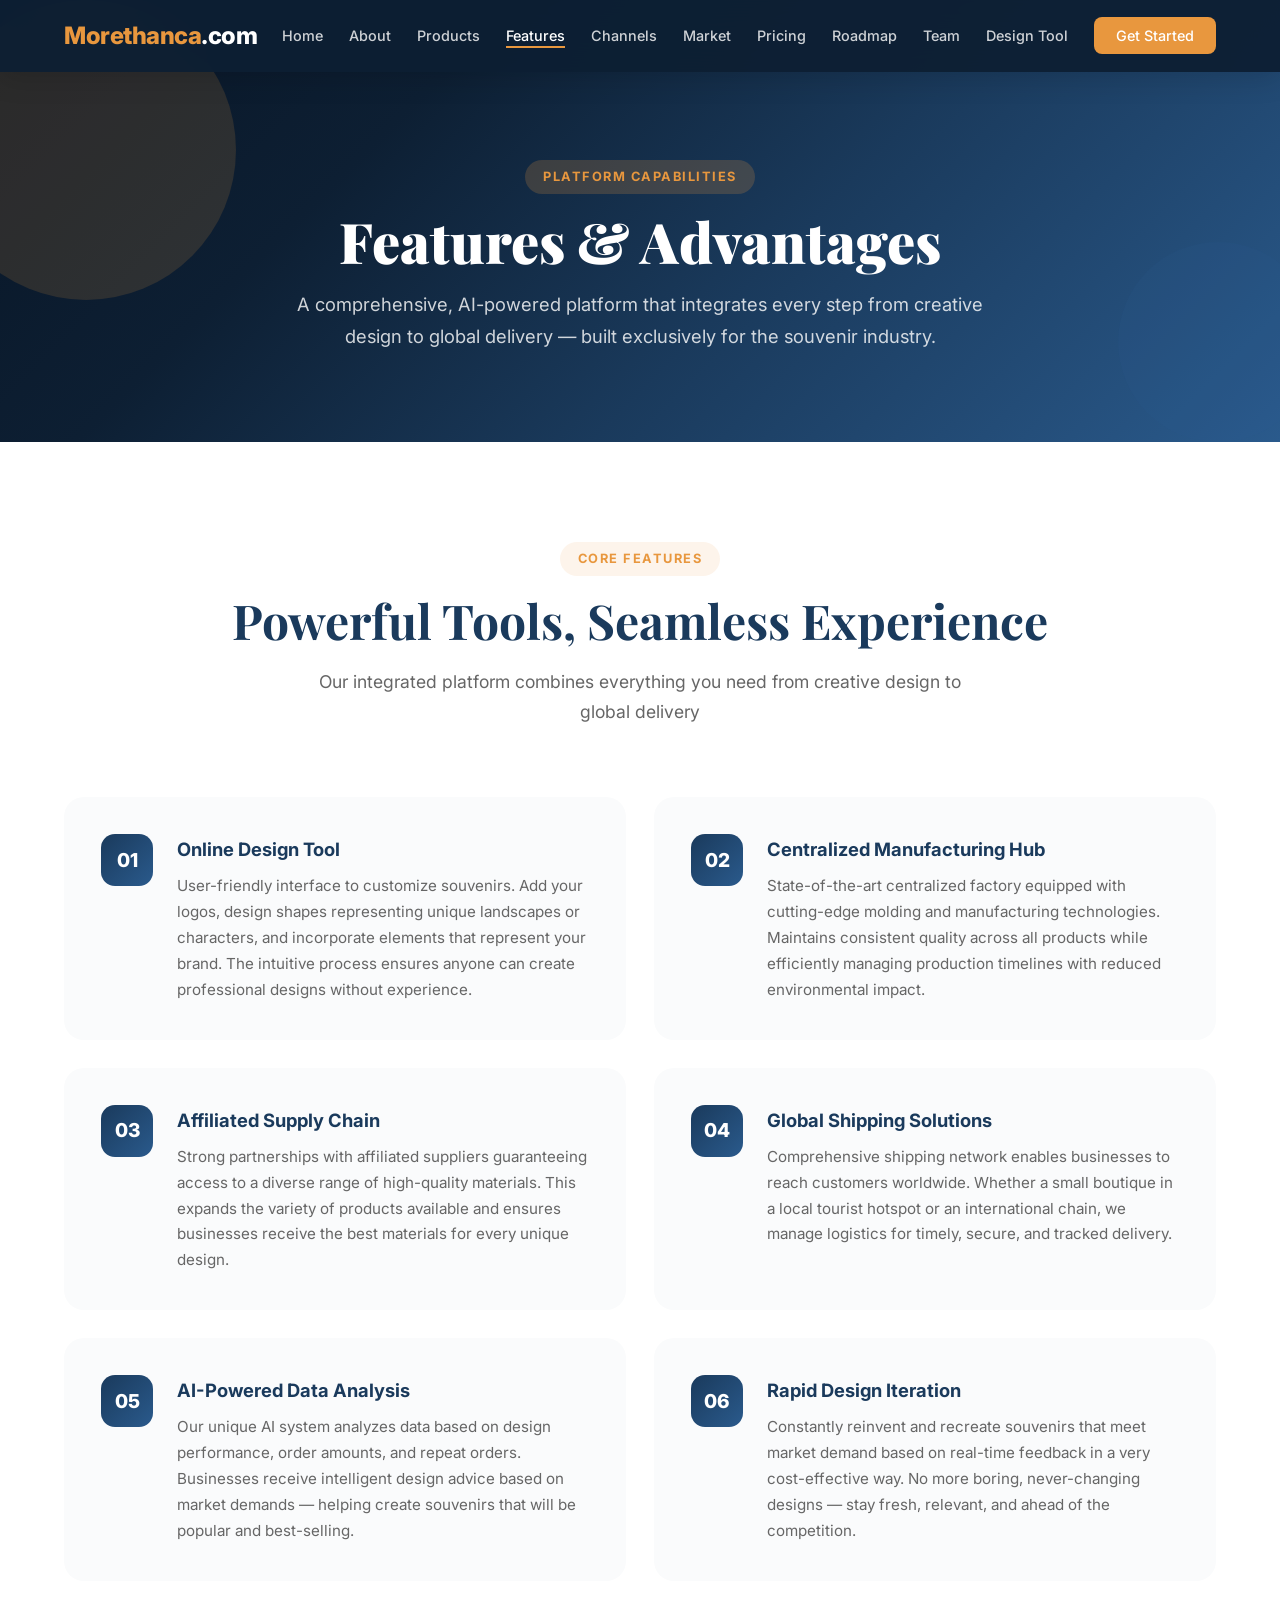
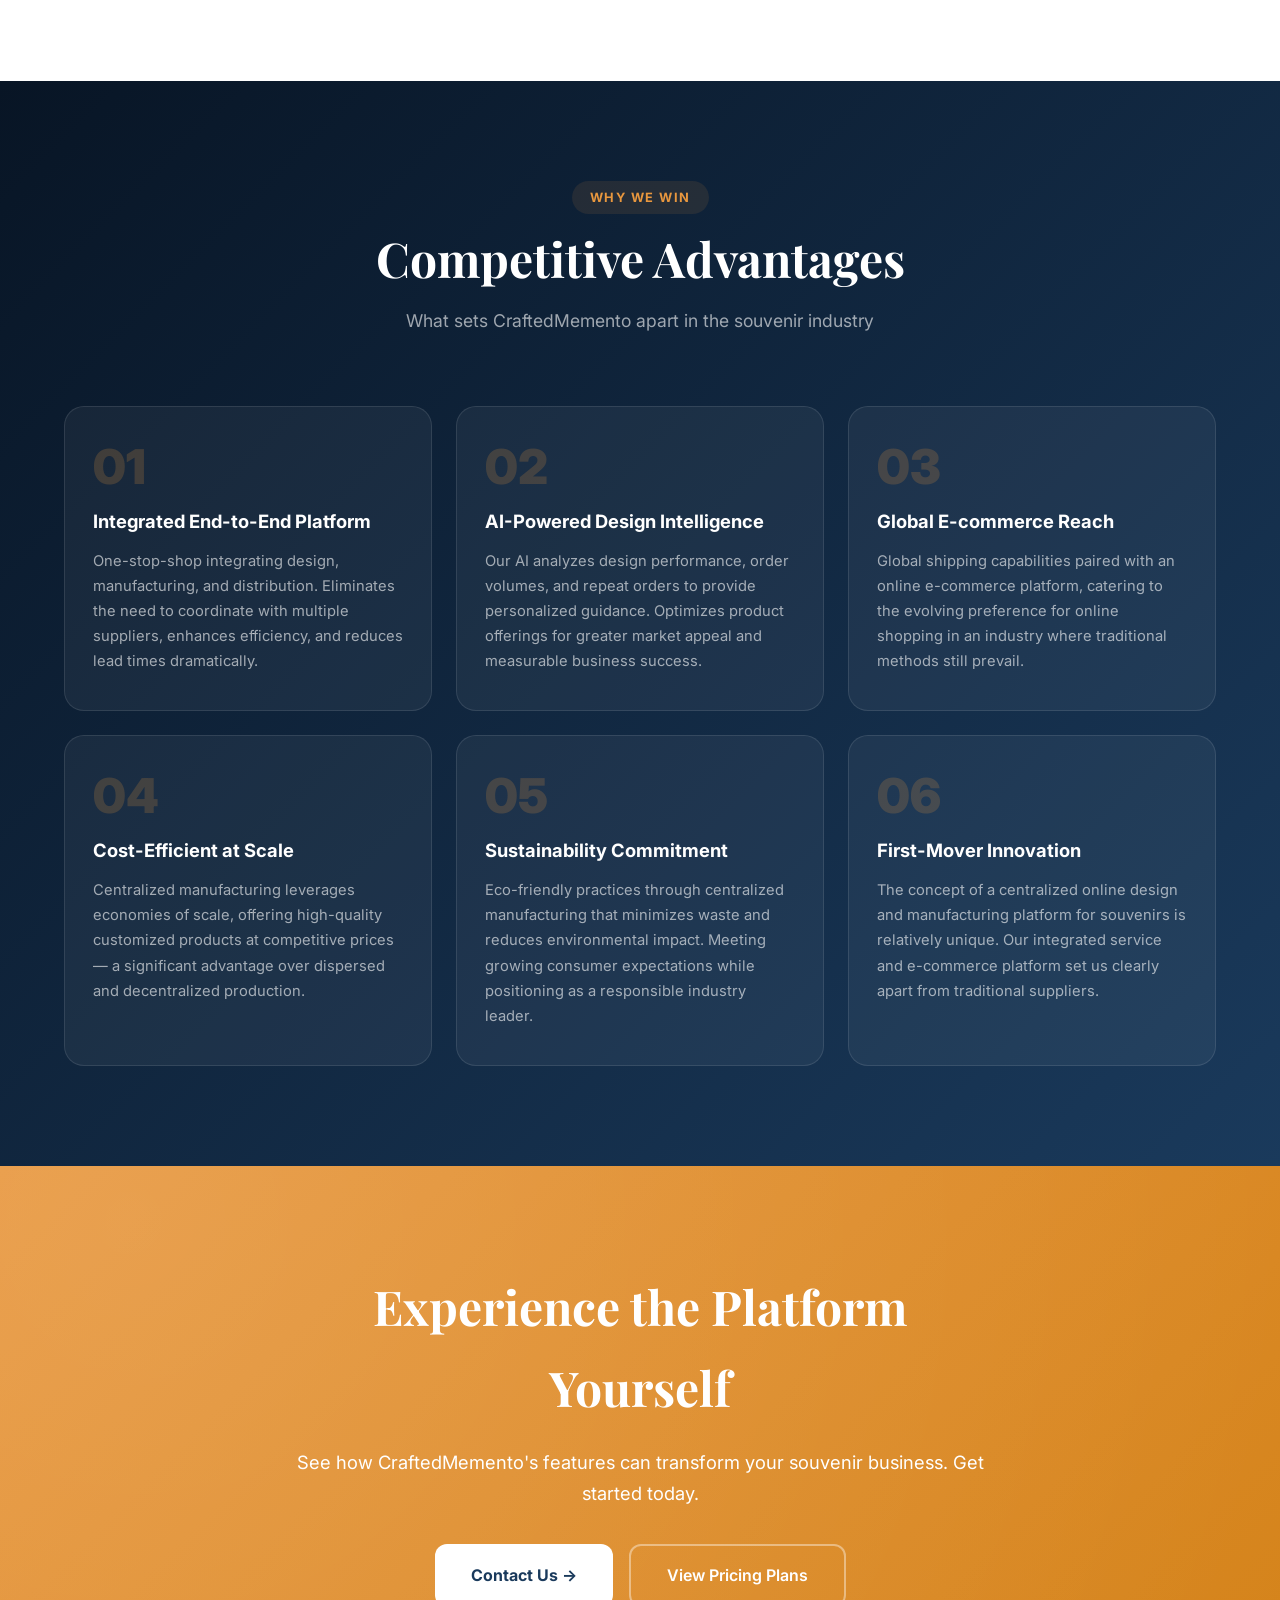
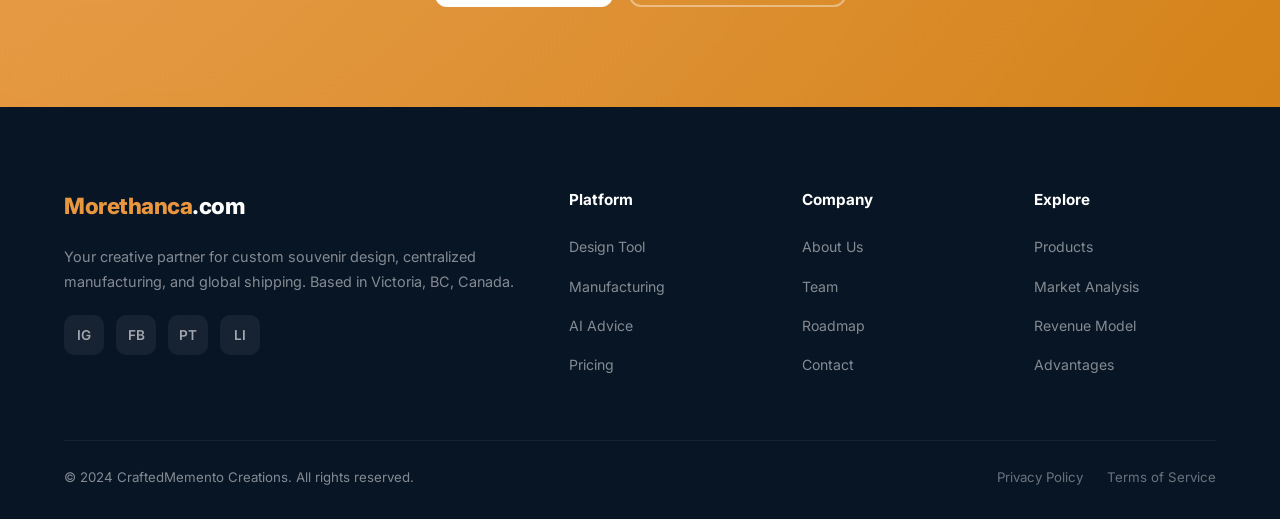
<file: features.html>
<!DOCTYPE html>
<html lang="en">
<head>
    <meta charset="UTF-8">
    <meta name="viewport" content="width=device-width, initial-scale=1.0">
    <title>Features - CraftedMemento Creations</title>
    <link rel="preconnect" href="https://fonts.googleapis.com">
    <link href="https://fonts.googleapis.com/css2?family=Inter:wght@300;400;500;600;700;800;900&family=Playfair+Display:wght@700;800;900&display=swap" rel="stylesheet">
    <style>
/* ========== RESET & VARIABLES ========== */
* { margin: 0; padding: 0; box-sizing: border-box; }
:root {
    --primary: #1a3a5c; --primary-light: #2a5a8c;
    --accent: #e8973e; --accent-dark: #d4831a;
    --light: #f5f7fa; --lighter: #fafbfc;
    --dark: #0d1f33; --darker: #081525;
    --text: #333; --text-light: #666; --text-muted: #888;
    --white: #ffffff; --green: #2a8c5a; --green-dark: #1a6b40; --purple: #6c5ce7;
}
html { scroll-behavior: smooth; }
body { font-family: 'Inter', 'Segoe UI', sans-serif; color: var(--text); line-height: 1.7; overflow-x: hidden; }

/* ========== ANIMATIONS ========== */
@keyframes fadeInUp { from { opacity:0; transform:translateY(40px); } to { opacity:1; transform:translateY(0); } }
@keyframes float { 0%,100% { transform:translateY(0); } 50% { transform:translateY(-20px); } }
@keyframes gradientShift { 0%,100% { background-position:0% 50%; } 50% { background-position:100% 50%; } }
@keyframes particle1 { 0%,100%{transform:translate(0,0) rotate(0deg);opacity:.3} 25%{transform:translate(100px,-50px) rotate(90deg);opacity:.6} 50%{transform:translate(50px,-100px) rotate(180deg);opacity:.3} 75%{transform:translate(-50px,-50px) rotate(270deg);opacity:.5} }
@keyframes particle2 { 0%,100%{transform:translate(0,0) rotate(0deg);opacity:.2} 33%{transform:translate(-80px,60px) rotate(120deg);opacity:.5} 66%{transform:translate(60px,30px) rotate(240deg);opacity:.3} }
.animate { opacity:0; transform:translateY(40px); transition:all .8s cubic-bezier(.4,0,.2,1); }
.animate.visible { opacity:1; transform:translateY(0); }
.animate-delay-1{transition-delay:.1s} .animate-delay-2{transition-delay:.2s}
.animate-delay-3{transition-delay:.3s} .animate-delay-4{transition-delay:.4s}
.animate-delay-5{transition-delay:.5s}

/* ========== COMMON ========== */
.container { max-width:1200px; margin:0 auto; }
section { padding:100px 5%; }
.section-header { text-align:center; margin-bottom:70px; }
.section-label { display:inline-block; background:rgba(232,151,62,.1); color:var(--accent); padding:6px 18px; border-radius:50px; font-size:.8rem; font-weight:700; letter-spacing:1.5px; text-transform:uppercase; margin-bottom:16px; }
.section-header h2 { font-family:'Playfair Display',serif; font-size:3rem; color:var(--primary); margin-bottom:18px; line-height:1.2; }
.section-header p { color:var(--text-light); font-size:1.1rem; max-width:650px; margin:0 auto; }
.btn { display:inline-flex; align-items:center; gap:8px; padding:16px 36px; border-radius:12px; font-size:1rem; font-weight:600; text-decoration:none; transition:all .3s; cursor:pointer; border:none; font-family:inherit; }
.btn-primary { background:var(--accent); color:var(--white); box-shadow:0 4px 20px rgba(232,151,62,.3); }
.btn-primary:hover { background:var(--accent-dark); transform:translateY(-3px); box-shadow:0 8px 30px rgba(232,151,62,.4); }
.btn-outline-light { border:2px solid rgba(255,255,255,.4); color:var(--white); background:transparent; }
.btn-outline-light:hover { background:rgba(255,255,255,.1); border-color:var(--white); }
.btn-outline-dark { border:2px solid var(--primary); color:var(--primary); background:transparent; }
.btn-outline-dark:hover { background:var(--primary); color:var(--white); }
.btn-white { background:var(--white); color:var(--primary); font-weight:700; }
.btn-white:hover { background:var(--light); transform:translateY(-3px); box-shadow:0 12px 35px rgba(0,0,0,.2); }
.btn-lg { padding:18px 44px; font-size:1.1rem; }
.check { color:var(--green); font-weight:700; font-size:1.1rem; }

/* ========== NAVIGATION ========== */
nav { position:fixed; top:0; width:100%; z-index:1000; padding:0 5%; display:flex; justify-content:space-between; align-items:center; height:72px; background:rgba(13,31,51,.95); backdrop-filter:blur(20px); box-shadow:0 4px 30px rgba(0,0,0,.15); transition:all .4s; }
nav.transparent { background:transparent; box-shadow:none; }
nav.scrolled { background:rgba(13,31,51,.97); box-shadow:0 4px 30px rgba(0,0,0,.2); }
.logo { color:var(--white); font-size:1.5rem; font-weight:800; text-decoration:none; letter-spacing:-.5px; }
.logo span { color:var(--accent); }
.nav-links { display:flex; list-style:none; gap:26px; align-items:center; }
.nav-links a { color:rgba(255,255,255,.8); text-decoration:none; font-size:.9rem; font-weight:500; transition:all .3s; position:relative; }
.nav-links a:hover, .nav-links a.active { color:var(--white); }
.nav-links a::after { content:''; position:absolute; bottom:-4px; left:0; width:0; height:2px; background:var(--accent); transition:width .3s; }
.nav-links a:hover::after, .nav-links a.active::after { width:100%; }
.nav-cta { background:var(--accent)!important; color:var(--white)!important; padding:10px 22px!important; border-radius:8px; }
.nav-cta::after { display:none!important; }
.nav-cta:hover { background:var(--accent-dark)!important; transform:translateY(-1px); }
.menu-toggle { display:none; cursor:pointer; flex-direction:column; gap:5px; background:none; border:none; padding:5px; }
.menu-toggle span { width:24px; height:2.5px; background:var(--white); border-radius:2px; display:block; transition:.3s; }

/* ========== HOME HERO ========== */
.hero { min-height:100vh; display:flex; align-items:center; justify-content:center; background:linear-gradient(135deg,var(--darker) 0%,var(--dark) 30%,var(--primary) 60%,var(--primary-light) 100%); color:var(--white); text-align:center; padding:140px 5% 80px; position:relative; overflow:hidden; }
.hero-particles { position:absolute; inset:0; overflow:hidden; }
.hero-particles .p { position:absolute; border-radius:50%; opacity:.15; }
.hero-particles .p:nth-child(1){width:300px;height:300px;background:var(--accent);top:10%;left:-5%;animation:particle1 20s infinite}
.hero-particles .p:nth-child(2){width:200px;height:200px;background:var(--primary-light);bottom:10%;right:-3%;animation:particle2 15s infinite}
.hero-particles .p:nth-child(3){width:150px;height:150px;background:var(--accent);top:50%;left:50%;animation:particle1 25s infinite reverse}
.hero-particles .p:nth-child(4){width:100px;height:100px;background:#fff;top:20%;right:20%;animation:particle2 18s infinite}
.hero-content { position:relative; z-index:1; max-width:900px; }
.hero-badge { display:inline-block; background:rgba(232,151,62,.15); border:1px solid rgba(232,151,62,.3); color:var(--accent); padding:8px 20px; border-radius:50px; font-size:.85rem; font-weight:600; margin-bottom:28px; }
.hero h1 { font-family:'Playfair Display',serif; font-size:4.5rem; margin-bottom:16px; font-weight:900; line-height:1.1; }
.hero h1 span { color:var(--accent); }
.hero .tagline { font-size:1.4rem; font-weight:300; opacity:.9; margin-bottom:18px; }
.hero .desc { font-size:1.1rem; opacity:.75; margin-bottom:45px; max-width:650px; margin-left:auto; margin-right:auto; line-height:1.8; }
.hero-buttons { display:flex; gap:16px; justify-content:center; flex-wrap:wrap; }
.hero-stats { display:flex; justify-content:center; gap:60px; margin-top:70px; padding-top:40px; border-top:1px solid rgba(255,255,255,.1); flex-wrap:wrap; }
.hero-stat { text-align:center; }
.hero-stat .num { font-size:2rem; font-weight:800; color:var(--accent); }
.hero-stat .lbl { font-size:.85rem; opacity:.6; margin-top:4px; }

/* ========== HOME OVERVIEW ========== */
.home-overview { background:var(--light); }
.overview-grid { display:grid; grid-template-columns:repeat(3,1fr); gap:30px; }
.overview-card { background:var(--white); border-radius:20px; padding:36px 28px; text-align:center; border:1px solid #eef; box-shadow:0 4px 15px rgba(0,0,0,.04); transition:all .4s; }
.overview-card:hover { transform:translateY(-8px); box-shadow:0 20px 40px rgba(0,0,0,.08); border-color:var(--accent); }
.overview-icon { width:70px; height:70px; border-radius:50%; margin:0 auto 20px; display:flex; align-items:center; justify-content:center; font-size:1.8rem; color:var(--white); }
.oi-1 { background:linear-gradient(135deg,var(--primary),var(--primary-light)); }
.oi-2 { background:linear-gradient(135deg,var(--accent),var(--accent-dark)); }
.oi-3 { background:linear-gradient(135deg,var(--green),var(--green-dark)); }
.oi-4 { background:linear-gradient(135deg,var(--purple),#5a4bd1); }
.oi-5 { background:linear-gradient(135deg,#e85d5d,#c0392b); }
.oi-6 { background:linear-gradient(135deg,#0984e3,#0652dd); }
.overview-card h3 { color:var(--primary); font-size:1.1rem; margin-bottom:10px; }
.overview-card p { color:var(--text-light); font-size:.9rem; }

/* ========== PAGE HERO ========== */
.page-hero { padding:160px 5% 90px; text-align:center; color:var(--white); position:relative; overflow:hidden; background:linear-gradient(135deg,var(--darker) 0%,var(--dark) 30%,var(--primary) 60%,var(--primary-light) 100%); }
.page-hero .hero-particles { position:absolute; inset:0; overflow:hidden; }
.page-hero .hero-particles .p { position:absolute; border-radius:50%; opacity:.15; }
.page-hero .hero-particles .p:nth-child(1){width:300px;height:300px;background:var(--accent);top:0;left:-5%;animation:particle1 20s infinite}
.page-hero .hero-particles .p:nth-child(2){width:200px;height:200px;background:var(--primary-light);bottom:0;right:-3%;animation:particle2 15s infinite}
.page-hero-content { position:relative; z-index:1; max-width:700px; margin:0 auto; }
.page-hero .section-label { background:rgba(232,151,62,.2); }
.page-hero h1 { font-family:'Playfair Display',serif; font-size:3.5rem; margin-bottom:18px; font-weight:900; line-height:1.1; }
.page-hero p { font-size:1.15rem; opacity:.8; }

/* ========== ABOUT ========== */
.about-grid { display:grid; grid-template-columns:1fr 1fr; gap:80px; align-items:center; }
.about-content .label { display:inline-block; background:rgba(232,151,62,.1); color:var(--accent); padding:6px 18px; border-radius:50px; font-size:.8rem; font-weight:700; letter-spacing:1.5px; text-transform:uppercase; margin-bottom:20px; }
.about-content h2 { font-family:'Playfair Display',serif; font-size:2.8rem; color:var(--primary); margin-bottom:24px; line-height:1.2; }
.about-content p { color:var(--text-light); margin-bottom:18px; font-size:1.05rem; }
.highlight-box { background:linear-gradient(135deg,var(--primary),var(--primary-light)); color:var(--white); padding:24px 28px; border-radius:16px; margin:25px 0; font-weight:500; font-size:1.05rem; line-height:1.7; }
.about-card-stack { position:relative; min-height:480px; }
.about-float-card { position:absolute; background:var(--white); border-radius:16px; padding:28px; box-shadow:0 15px 40px rgba(0,0,0,.08); border:1px solid #eef; }
.about-float-card.card-1{top:0;left:0;right:30px;z-index:3;animation:float 6s ease-in-out infinite}
.about-float-card.card-2{top:155px;left:30px;right:0;z-index:2;animation:float 6s ease-in-out infinite 1s}
.about-float-card.card-3{top:310px;left:15px;right:15px;z-index:1;animation:float 6s ease-in-out infinite 2s}
.card-icon{width:50px;height:50px;border-radius:12px;display:flex;align-items:center;justify-content:center;font-size:1.5rem;margin-bottom:15px;color:var(--white)}
.card-icon.blue{background:linear-gradient(135deg,var(--primary),var(--primary-light))}
.card-icon.orange{background:linear-gradient(135deg,var(--accent),var(--accent-dark))}
.card-icon.green{background:linear-gradient(135deg,var(--green),var(--green-dark))}
.about-float-card h4{color:var(--primary);font-size:1.05rem;margin-bottom:6px}
.about-float-card p{color:var(--text-light);font-size:.88rem;line-height:1.6}

/* ========== BENEFITS ========== */
.benefits-main { display:grid; grid-template-columns:1fr 1fr; gap:60px; align-items:center; }
.benefits-list { display:flex; flex-direction:column; gap:20px; }
.benefit-row { display:flex; gap:20px; padding:24px; background:var(--white); border-radius:16px; box-shadow:0 4px 15px rgba(0,0,0,.04); transition:all .3s; border:1px solid transparent; }
.benefit-row:hover { border-color:var(--accent); box-shadow:0 8px 30px rgba(0,0,0,.08); transform:translateX(6px); }
.benefit-icon { flex-shrink:0; width:52px; height:52px; border-radius:14px; display:flex; align-items:center; justify-content:center; font-size:1.3rem; color:var(--white); }
.b1{background:linear-gradient(135deg,#e85d5d,#c0392b)} .b2{background:linear-gradient(135deg,var(--accent),var(--accent-dark))}
.b3{background:linear-gradient(135deg,var(--primary),var(--primary-light))} .b4{background:linear-gradient(135deg,var(--green),var(--green-dark))}
.benefit-row h4{color:var(--primary);font-size:1.05rem;margin-bottom:4px}
.benefit-row p{color:var(--text-light);font-size:.9rem}
.benefits-visual { background:linear-gradient(135deg,var(--primary),var(--primary-light)); border-radius:24px; padding:50px 40px; color:var(--white); position:relative; overflow:hidden; }
.benefits-visual::before{content:'';position:absolute;top:-60px;right:-60px;width:200px;height:200px;border-radius:50%;background:rgba(232,151,62,.2)}
.benefits-visual::after{content:'';position:absolute;bottom:-40px;left:-40px;width:150px;height:150px;border-radius:50%;background:rgba(255,255,255,.05)}
.benefits-visual h3{font-family:'Playfair Display',serif;font-size:2rem;margin-bottom:20px;position:relative;z-index:1}
.benefits-visual p{opacity:.85;position:relative;z-index:1;margin-bottom:12px;font-size:1.05rem}
.benefits-visual .quote{font-style:italic;opacity:.7;border-left:3px solid var(--accent);padding-left:18px;margin-top:30px;position:relative;z-index:1}

/* ========== LOCATION ========== */
.location-section { background:linear-gradient(135deg,var(--darker),var(--dark),var(--primary)); color:var(--white); position:relative; overflow:hidden; }
.location-grid { display:grid; grid-template-columns:1fr 1fr; gap:60px; align-items:center; position:relative; z-index:1; }
.location-text h3{font-family:'Playfair Display',serif;font-size:2.2rem;margin-bottom:20px}
.location-text p{opacity:.75;margin-bottom:15px;font-size:1.05rem}
.location-features{display:grid;grid-template-columns:1fr 1fr;gap:16px;margin-top:30px}
.loc-feat{background:rgba(255,255,255,.06);border:1px solid rgba(255,255,255,.1);padding:20px;border-radius:14px;text-align:center}
.loc-feat .val{font-size:1.8rem;font-weight:800;color:var(--accent)}
.loc-feat .lbl{font-size:.8rem;opacity:.6;margin-top:4px}
.location-map{background:rgba(255,255,255,.05);border:1px solid rgba(255,255,255,.1);border-radius:24px;padding:40px;text-align:center}
.map-pin{font-size:4rem;margin-bottom:20px;display:block}
.location-map h4{font-size:1.3rem;margin-bottom:8px}
.location-map p{opacity:.6;font-size:.95rem}
.advantages-list{text-align:left;margin-top:24px;list-style:none}
.advantages-list li{padding:8px 0;font-size:.9rem;opacity:.75;display:flex;align-items:center;gap:10px}
.advantages-list li::before{content:'\2713';color:var(--accent);font-weight:700}

/* ========== PRODUCTS ========== */
.products-grid { display:grid; grid-template-columns:repeat(4,1fr); gap:24px; }
.product-item { background:var(--white); border-radius:16px; padding:36px 20px; text-align:center; transition:all .4s; box-shadow:0 4px 15px rgba(0,0,0,.04); border:1px solid #eef; cursor:default; }
.product-item:hover { transform:translateY(-8px); box-shadow:0 20px 40px rgba(0,0,0,.1); border-color:var(--accent); }
.product-emoji{font-size:3.5rem;margin-bottom:18px;display:block}
.product-item h4{color:var(--primary);font-size:1.05rem;margin-bottom:6px}
.product-item p{color:var(--text-muted);font-size:.85rem}

/* ========== HOW IT WORKS ========== */
.steps-container { position:relative; max-width:1000px; margin:0 auto; }
.steps-line { position:absolute; top:40px; left:60px; right:60px; height:3px; background:linear-gradient(to right,var(--primary),var(--accent),var(--green)); z-index:0; }
.steps-grid { display:grid; grid-template-columns:repeat(4,1fr); gap:30px; position:relative; z-index:1; }
.step-card { text-align:center; }
.step-num { width:80px; height:80px; border-radius:50%; margin:0 auto 24px; display:flex; align-items:center; justify-content:center; font-size:1.5rem; font-weight:800; color:var(--white); box-shadow:0 8px 25px rgba(26,58,92,.3); }
.step-card:nth-child(1) .step-num{background:linear-gradient(135deg,var(--primary),var(--primary-light))}
.step-card:nth-child(2) .step-num{background:linear-gradient(135deg,var(--accent),var(--accent-dark));box-shadow:0 8px 25px rgba(232,151,62,.3)}
.step-card:nth-child(3) .step-num{background:linear-gradient(135deg,var(--green),var(--green-dark));box-shadow:0 8px 25px rgba(42,140,90,.3)}
.step-card:nth-child(4) .step-num{background:linear-gradient(135deg,var(--purple),#5a4bd1);box-shadow:0 8px 25px rgba(108,92,231,.3)}
.step-card h3{color:var(--primary);margin-bottom:10px;font-size:1.15rem}
.step-card p{color:var(--text-light);font-size:.9rem;padding:0 10px}

/* ========== FEATURES ========== */
.features-grid { display:grid; grid-template-columns:repeat(2,1fr); gap:28px; }
.feature-card { display:flex; gap:24px; background:var(--lighter); padding:36px; border-radius:20px; transition:all .4s; border:1px solid transparent; }
.feature-card:hover { background:var(--white); border-color:rgba(232,151,62,.2); box-shadow:0 20px 50px rgba(0,0,0,.06); transform:translateY(-4px); }
.feature-num { flex-shrink:0; width:52px; height:52px; border-radius:14px; display:flex; align-items:center; justify-content:center; font-size:1.2rem; font-weight:800; background:linear-gradient(135deg,var(--primary),var(--primary-light)); color:var(--white); }
.feature-card h3{color:var(--primary);font-size:1.15rem;margin-bottom:8px}
.feature-card p{color:var(--text-light);font-size:.95rem}

/* ========== ADVANTAGES ========== */
.advantages-section { background:linear-gradient(135deg,var(--darker),var(--primary)); color:var(--white); }
.advantages-section .section-header h2{color:var(--white)}
.advantages-section .section-header p{color:rgba(255,255,255,.6)}
.adv-grid { display:grid; grid-template-columns:repeat(3,1fr); gap:24px; }
.adv-card { background:rgba(255,255,255,.05); border:1px solid rgba(255,255,255,.1); border-radius:20px; padding:36px 28px; transition:all .4s; position:relative; overflow:hidden; }
.adv-card::before{content:'';position:absolute;top:0;left:0;right:0;height:3px;background:linear-gradient(to right,var(--accent),transparent);opacity:0;transition:opacity .4s}
.adv-card:hover{background:rgba(255,255,255,.08);transform:translateY(-5px)}
.adv-card:hover::before{opacity:1}
.adv-num{font-size:3rem;font-weight:900;color:rgba(232,151,62,.2);margin-bottom:15px;line-height:1}
.adv-card h3{font-size:1.15rem;margin-bottom:12px;color:var(--white)}
.adv-card p{color:rgba(255,255,255,.6);font-size:.92rem}

/* ========== MARKET ========== */
.market-grid { display:grid; grid-template-columns:1fr 1fr; gap:28px; margin-bottom:50px; }
.market-card { background:var(--white); border-radius:20px; padding:36px; border:1px solid #eef; box-shadow:0 4px 15px rgba(0,0,0,.04); transition:all .3s; }
.market-card:hover{box-shadow:0 12px 35px rgba(0,0,0,.08)}
.tag{display:inline-block;padding:4px 14px;border-radius:6px;font-size:.75rem;font-weight:700;margin-bottom:16px;text-transform:uppercase;letter-spacing:1px}
.tag-blue{background:rgba(26,58,92,.08);color:var(--primary)}
.tag-orange{background:rgba(232,151,62,.1);color:var(--accent)}
.tag-green{background:rgba(42,140,90,.1);color:var(--green)}
.tag-purple{background:rgba(108,92,231,.1);color:var(--purple)}
.tag-red{background:rgba(232,93,93,.1);color:#e85d5d}
.market-card h3{color:var(--primary);font-size:1.2rem;margin-bottom:12px}
.market-card p{color:var(--text-light);font-size:.95rem}
.market-card ul{list-style:none;margin-top:12px}
.market-card ul li{padding:6px 0;color:var(--text-light);font-size:.9rem;display:flex;align-items:flex-start;gap:10px}
.market-card ul li::before{content:'\2022';color:var(--accent);font-weight:700;font-size:1.2rem;line-height:1.4}
.target-market{background:linear-gradient(135deg,var(--primary),var(--primary-light));border-radius:24px;padding:50px;color:var(--white)}
.target-market h3{font-family:'Playfair Display',serif;font-size:1.8rem;margin-bottom:12px}
.target-market > p{opacity:.8;margin-bottom:24px}
.target-chips{display:flex;flex-wrap:wrap;gap:12px}
.chip{background:rgba(255,255,255,.12);border:1px solid rgba(255,255,255,.2);padding:10px 22px;border-radius:50px;font-size:.9rem;color:var(--white);transition:all .3s}
.chip:hover{background:rgba(255,255,255,.2);transform:translateY(-2px)}

/* ========== REVENUE ========== */
.revenue-grid { display:grid; grid-template-columns:repeat(3,1fr); gap:24px; }
.revenue-card { background:var(--lighter); border-radius:20px; padding:32px 28px; border:1px solid #eef; transition:all .4s; position:relative; overflow:hidden; }
.revenue-card::before{content:'';position:absolute;top:0;left:0;width:4px;height:100%;background:var(--accent);opacity:0;transition:opacity .3s}
.revenue-card:hover{border-color:rgba(232,151,62,.3);box-shadow:0 12px 35px rgba(0,0,0,.06)}
.revenue-card:hover::before{opacity:1}
.rev-icon{font-size:2rem;margin-bottom:15px;display:block}
.revenue-card h3{color:var(--primary);font-size:1.1rem;margin-bottom:10px}
.revenue-card p{color:var(--text-light);font-size:.9rem}
.rev-tag{display:inline-block;margin-top:12px;padding:4px 12px;border-radius:6px;font-size:.75rem;font-weight:600}
.rev-tag-main{background:rgba(232,151,62,.1);color:var(--accent)}
.rev-tag-sub{background:rgba(26,58,92,.06);color:var(--primary)}

/* ========== SALES CHANNELS ========== */
.sales-grid { display:grid; grid-template-columns:repeat(3,1fr); gap:24px; }
.sales-card { background:var(--lighter); border-radius:20px; padding:32px 24px; border:1px solid #eef; transition:all .4s; text-align:center; }
.sales-card:hover{background:var(--white);box-shadow:0 15px 40px rgba(0,0,0,.06);transform:translateY(-5px)}
.sales-icon{font-size:2.5rem;margin-bottom:16px;display:block}
.sales-card h3{color:var(--primary);font-size:1.05rem;margin-bottom:8px}
.sales-card p{color:var(--text-light);font-size:.88rem}

/* ========== PRICING ========== */
.pricing-grid { display:grid; grid-template-columns:repeat(3,1fr); gap:28px; max-width:1100px; margin:0 auto; }
.pricing-card { background:var(--white); border-radius:24px; padding:44px 32px; text-align:center; box-shadow:0 5px 20px rgba(0,0,0,.04); transition:all .4s; border:2px solid transparent; position:relative; }
.pricing-card.featured{border-color:var(--accent);box-shadow:0 20px 50px rgba(232,151,62,.15)}
.pricing-card:hover{transform:translateY(-8px);box-shadow:0 25px 50px rgba(0,0,0,.1)}
.pricing-badge{position:absolute;top:-14px;left:50%;transform:translateX(-50%);background:linear-gradient(135deg,var(--accent),var(--accent-dark));color:var(--white);padding:6px 24px;border-radius:50px;font-size:.8rem;font-weight:700;white-space:nowrap}
.plan-icon{font-size:2.5rem;margin-bottom:15px;display:block}
.plan-name{font-size:1.4rem;color:var(--primary);font-weight:800;margin-bottom:6px}
.plan-desc{color:var(--text-muted);font-size:.9rem;margin-bottom:28px}
.plan-price{font-size:3rem;font-weight:900;color:var(--primary);margin-bottom:30px;line-height:1}
.plan-price sub{font-size:1rem;font-weight:400;color:var(--text-muted)}
.pricing-card ul{list-style:none;text-align:left;margin-bottom:32px}
.pricing-card ul li{padding:10px 0;color:var(--text-light);font-size:.92rem;border-bottom:1px solid #f0f0f0;display:flex;align-items:center;gap:10px}
.btn-pricing{width:100%;justify-content:center}

/* ========== ROADMAP ========== */
.roadmap { max-width:900px; margin:0 auto; display:grid; grid-template-columns:1fr 1fr; position:relative; }
.roadmap::before{content:'';position:absolute;left:50%;top:0;bottom:0;width:3px;background:linear-gradient(to bottom,var(--primary),var(--accent),var(--green));transform:translateX(-50%)}
.milestone{padding:30px;position:relative}
.milestone:nth-child(odd){text-align:right;padding-right:60px}
.milestone:nth-child(even){padding-left:60px;grid-column:2}
.milestone::after{content:'';position:absolute;top:38px;width:16px;height:16px;border-radius:50%;background:var(--accent);border:4px solid var(--white);box-shadow:0 0 0 3px var(--accent),0 4px 10px rgba(0,0,0,.15)}
.milestone:nth-child(odd)::after{right:-8px}
.milestone:nth-child(even)::after{left:-8px}
.m-date{color:var(--accent);font-weight:700;font-size:.85rem;letter-spacing:1px;text-transform:uppercase}
.milestone h4{color:var(--primary);font-size:1.2rem;margin:6px 0}
.milestone p{color:var(--text-light);font-size:.9rem}
.m-tag{display:inline-block;margin-top:8px;padding:3px 10px;border-radius:6px;font-size:.75rem;font-weight:600}
.m-tag-done{background:rgba(42,140,90,.1);color:var(--green)}
.m-tag-progress{background:rgba(232,151,62,.1);color:var(--accent)}
.m-tag-upcoming{background:rgba(26,58,92,.06);color:var(--primary)}
.long-term{max-width:900px;margin:50px auto 0;display:grid;grid-template-columns:1fr 1fr;gap:24px}
.lt-card{background:var(--lighter);border-radius:20px;padding:32px;border:1px solid #eef}
.lt-card h4{color:var(--primary);margin-bottom:8px;font-size:1.1rem}
.lt-card p{color:var(--text-light);font-size:.9rem}

/* ========== TEAM ========== */
.team-grid{display:grid;grid-template-columns:repeat(3,1fr);gap:30px;max-width:1000px;margin:0 auto 60px}
.team-card{background:var(--white);border-radius:24px;padding:44px 28px 36px;text-align:center;box-shadow:0 5px 25px rgba(0,0,0,.04);transition:all .4s;border:1px solid transparent}
.team-card:hover{transform:translateY(-8px);box-shadow:0 20px 50px rgba(0,0,0,.08);border-color:var(--accent)}
.team-avatar{width:100px;height:100px;border-radius:50%;margin:0 auto 20px;display:flex;align-items:center;justify-content:center;font-size:2rem;font-weight:800;color:var(--white);box-shadow:0 8px 25px rgba(0,0,0,.15)}
.ta-1{background:linear-gradient(135deg,var(--primary),var(--primary-light))}
.ta-2{background:linear-gradient(135deg,var(--accent),var(--accent-dark))}
.ta-3{background:linear-gradient(135deg,var(--green),var(--green-dark))}
.team-card h3{color:var(--primary);font-size:1.15rem;margin-bottom:4px}
.team-card .role{color:var(--accent);font-weight:700;font-size:.85rem;margin-bottom:16px;text-transform:uppercase;letter-spacing:.5px}
.team-card p{color:var(--text-light);font-size:.88rem}
.org-chart{max-width:900px;margin:0 auto}
.org-title{text-align:center;font-family:'Playfair Display',serif;font-size:1.8rem;color:var(--primary);margin-bottom:30px}
.org-ceo{background:linear-gradient(135deg,var(--primary),var(--primary-light));color:var(--white);border-radius:16px;padding:24px 32px;text-align:center;max-width:320px;margin:0 auto 20px}
.org-ceo h4{font-size:1.1rem;margin-bottom:4px}
.org-ceo p{opacity:.8;font-size:.85rem}
.org-line{width:3px;height:30px;background:linear-gradient(to bottom,var(--primary),var(--accent));margin:0 auto}
.org-departments{display:grid;grid-template-columns:repeat(4,1fr);gap:16px}
.org-dept{background:var(--white);border-radius:16px;padding:24px 16px;text-align:center;border:1px solid #eef;transition:all .3s}
.org-dept:hover{border-color:var(--accent);box-shadow:0 8px 25px rgba(0,0,0,.06)}
.dept-icon{font-size:2rem;margin-bottom:10px;display:block}
.org-dept h4{color:var(--primary);font-size:.9rem;margin-bottom:6px}
.org-dept p{color:var(--text-muted);font-size:.78rem}

/* ========== CONTACT ========== */
.contact-grid{display:grid;grid-template-columns:1fr 1.3fr;gap:60px;max-width:1000px;margin:0 auto}
.contact-info h3{font-family:'Playfair Display',serif;font-size:2rem;color:var(--primary);margin-bottom:20px}
.contact-info > p{color:var(--text-light);margin-bottom:30px;font-size:1.05rem}
.contact-item{display:flex;gap:16px;margin-bottom:24px;align-items:flex-start}
.contact-item-icon{flex-shrink:0;width:48px;height:48px;border-radius:12px;background:linear-gradient(135deg,var(--primary),var(--primary-light));color:var(--white);display:flex;align-items:center;justify-content:center;font-size:1.2rem}
.contact-item h4{color:var(--primary);font-size:1rem;margin-bottom:2px}
.contact-item p{color:var(--text-light);font-size:.9rem;margin:0}
.contact-form{background:var(--white);border-radius:24px;padding:44px;box-shadow:0 10px 40px rgba(0,0,0,.06);border:1px solid #eef}
.contact-form h3{font-family:'Playfair Display',serif;font-size:1.6rem;color:var(--primary);margin-bottom:28px}
.form-row{display:grid;grid-template-columns:1fr 1fr;gap:16px}
.form-group{margin-bottom:20px}
.form-group label{display:block;font-size:.9rem;font-weight:600;color:var(--primary);margin-bottom:8px}
.form-group input,.form-group textarea,.form-group select{width:100%;padding:14px 16px;border:1.5px solid #dde;border-radius:10px;font-family:inherit;font-size:.95rem;transition:border-color .3s;outline:none;background:var(--lighter)}
.form-group input:focus,.form-group textarea:focus,.form-group select:focus{border-color:var(--accent);background:var(--white)}
.form-group textarea{resize:vertical;min-height:130px}

/* ========== CTA SECTION ========== */
.cta-section{background:linear-gradient(135deg,var(--accent),var(--accent-dark),#c0711a);background-size:200% 200%;animation:gradientShift 8s ease infinite;text-align:center;color:var(--white);padding:100px 5%;position:relative;overflow:hidden}
.cta-section::before{content:'';position:absolute;top:-50%;left:-50%;width:200%;height:200%;background:radial-gradient(circle at 30% 30%,rgba(255,255,255,.1),transparent 60%)}
.cta-content{position:relative;z-index:1;max-width:700px;margin:0 auto}
.cta-section h2{font-family:'Playfair Display',serif;font-size:3rem;margin-bottom:18px}
.cta-section p{font-size:1.15rem;opacity:.9;margin-bottom:35px}
.cta-buttons{display:flex;gap:16px;justify-content:center;flex-wrap:wrap}

/* ========== FOOTER ========== */
footer{background:var(--darker);color:rgba(255,255,255,.5);padding:80px 5% 30px}
.footer-top{display:grid;grid-template-columns:2.5fr 1fr 1fr 1fr;gap:50px;max-width:1200px;margin:0 auto}
.footer-brand .logo{font-size:1.4rem;display:inline-block;margin-bottom:18px}
.footer-brand p{font-size:.9rem;line-height:1.8;margin-bottom:20px}
.social-links{display:flex;gap:12px}
.social-link{width:40px;height:40px;border-radius:10px;background:rgba(255,255,255,.06);display:flex;align-items:center;justify-content:center;color:rgba(255,255,255,.6);text-decoration:none;font-size:.85rem;font-weight:600;transition:all .3s}
.social-link:hover{background:var(--accent);color:var(--white);transform:translateY(-2px)}
footer h4{color:var(--white);margin-bottom:20px;font-size:.95rem;font-weight:700}
footer ul{list-style:none}
footer ul li{margin-bottom:12px}
footer ul a{color:rgba(255,255,255,.5);text-decoration:none;font-size:.88rem;transition:all .3s}
footer ul a:hover{color:var(--accent);padding-left:4px}
.footer-bottom{max-width:1200px;margin:50px auto 0;padding-top:25px;border-top:1px solid rgba(255,255,255,.06);display:flex;justify-content:space-between;align-items:center;font-size:.83rem}
.footer-bottom-links{display:flex;gap:24px}
.footer-bottom-links a{color:rgba(255,255,255,.4);text-decoration:none;font-size:.83rem}
.footer-bottom-links a:hover{color:var(--accent)}

/* ========== RESPONSIVE ========== */
@media(max-width:1024px){
    .features-grid,.adv-grid,.revenue-grid,.sales-grid{grid-template-columns:repeat(2,1fr)}
    .products-grid{grid-template-columns:repeat(3,1fr)}
    .org-departments{grid-template-columns:repeat(2,1fr)}
    .overview-grid{grid-template-columns:repeat(2,1fr)}
}
@media(max-width:768px){
    .hero h1{font-size:2.8rem} .page-hero h1{font-size:2.5rem} .section-header h2{font-size:2rem}
    .about-grid,.benefits-main,.market-grid,.location-grid,.contact-grid{grid-template-columns:1fr}
    .about-card-stack{min-height:auto}
    .about-float-card{position:relative!important;top:auto!important;left:auto!important;right:auto!important;margin-bottom:16px;animation:none!important}
    .features-grid,.adv-grid,.revenue-grid,.sales-grid,.pricing-grid{grid-template-columns:1fr}
    .products-grid{grid-template-columns:repeat(2,1fr)}
    .steps-grid{grid-template-columns:1fr 1fr} .steps-line{display:none}
    .roadmap{grid-template-columns:1fr}
    .roadmap::before{left:20px}
    .milestone:nth-child(odd),.milestone:nth-child(even){text-align:left;padding-left:50px;padding-right:20px;grid-column:1}
    .milestone::after{left:12px!important;right:auto!important}
    .team-grid{grid-template-columns:1fr;max-width:380px}
    .org-departments{grid-template-columns:1fr 1fr}
    .long-term,.form-row{grid-template-columns:1fr}
    .nav-links{display:none;position:absolute;top:72px;left:0;width:100%;background:rgba(13,31,51,.98);backdrop-filter:blur(20px);flex-direction:column;padding:24px 5%;gap:16px}
    .nav-links.active{display:flex}
    .menu-toggle{display:flex}
    .footer-top{grid-template-columns:1fr}
    .footer-bottom{flex-direction:column;gap:12px}
    .location-features{grid-template-columns:1fr 1fr}
    .hero-stats{gap:30px}
    section{padding:80px 5%}
    .overview-grid{grid-template-columns:1fr}
}
@media(max-width:480px){
    .hero h1{font-size:2.2rem} .page-hero h1{font-size:2rem}
    .products-grid{grid-template-columns:repeat(2,1fr)}
    .steps-grid{grid-template-columns:1fr}
    .location-features{grid-template-columns:1fr}
}

</style>
</head>
<body>

<nav id="navbar">
    <a href="index.html" class="logo"><span>Morethanca</span>.com</a>
    <ul class="nav-links" id="navLinks">
        <li><a href="index.html">Home</a></li>
        <li><a href="about.html">About</a></li>
        <li><a href="products.html">Products</a></li>
        <li><a href="features.html" class="active">Features</a></li>
        <li><a href="channels.html">Channels</a></li>
        <li><a href="market.html">Market</a></li>
        <li><a href="pricing.html">Pricing</a></li>
        <li><a href="roadmap.html">Roadmap</a></li>
        <li><a href="team.html">Team</a></li>
        <li><a href="design-tool.html">Design Tool</a></li>
        <li><a href="contact.html" class="nav-cta">Get Started</a></li>
    </ul>
    <button class="menu-toggle" onclick="document.getElementById('navLinks').classList.toggle('active')" aria-label="Menu">
        <span></span><span></span><span></span>
    </button>
</nav>

<!-- PAGE HERO -->
<div class="page-hero">
    <div class="hero-particles"><div class="p"></div><div class="p"></div></div>
    <div class="page-hero-content">
        <div class="section-label">Platform Capabilities</div>
        <h1>Features &amp; Advantages</h1>
        <p>A comprehensive, AI-powered platform that integrates every step from creative design to global delivery &mdash; built exclusively for the souvenir industry.</p>
    </div>
</div>

<!-- PLATFORM FEATURES -->
<section style="background:var(--white);">
    <div class="container">
        <div class="section-header animate">
            <div class="section-label">Core Features</div>
            <h2>Powerful Tools, Seamless Experience</h2>
            <p>Our integrated platform combines everything you need from creative design to global delivery</p>
        </div>
        <div class="features-grid">
            <div class="feature-card animate">
                <div class="feature-num">01</div>
                <div>
                    <h3>Online Design Tool</h3>
                    <p>User-friendly interface to customize souvenirs. Add your logos, design shapes representing unique landscapes or characters, and incorporate elements that represent your brand. The intuitive process ensures anyone can create professional designs without experience.</p>
                </div>
            </div>
            <div class="feature-card animate animate-delay-1">
                <div class="feature-num">02</div>
                <div>
                    <h3>Centralized Manufacturing Hub</h3>
                    <p>State-of-the-art centralized factory equipped with cutting-edge molding and manufacturing technologies. Maintains consistent quality across all products while efficiently managing production timelines with reduced environmental impact.</p>
                </div>
            </div>
            <div class="feature-card animate animate-delay-2">
                <div class="feature-num">03</div>
                <div>
                    <h3>Affiliated Supply Chain</h3>
                    <p>Strong partnerships with affiliated suppliers guaranteeing access to a diverse range of high-quality materials. This expands the variety of products available and ensures businesses receive the best materials for every unique design.</p>
                </div>
            </div>
            <div class="feature-card animate animate-delay-3">
                <div class="feature-num">04</div>
                <div>
                    <h3>Global Shipping Solutions</h3>
                    <p>Comprehensive shipping network enables businesses to reach customers worldwide. Whether a small boutique in a local tourist hotspot or an international chain, we manage logistics for timely, secure, and tracked delivery.</p>
                </div>
            </div>
            <div class="feature-card animate animate-delay-4">
                <div class="feature-num">05</div>
                <div>
                    <h3>AI-Powered Data Analysis</h3>
                    <p>Our unique AI system analyzes data based on design performance, order amounts, and repeat orders. Businesses receive intelligent design advice based on market demands &mdash; helping create souvenirs that will be popular and best-selling.</p>
                </div>
            </div>
            <div class="feature-card animate animate-delay-5">
                <div class="feature-num">06</div>
                <div>
                    <h3>Rapid Design Iteration</h3>
                    <p>Constantly reinvent and recreate souvenirs that meet market demand based on real-time feedback in a very cost-effective way. No more boring, never-changing designs &mdash; stay fresh, relevant, and ahead of the competition.</p>
                </div>
            </div>
        </div>
    </div>
</section>

<!-- COMPETITIVE ADVANTAGES -->
<section class="advantages-section">
    <div class="container">
        <div class="section-header animate">
            <div class="section-label">Why We Win</div>
            <h2>Competitive Advantages</h2>
            <p>What sets CraftedMemento apart in the souvenir industry</p>
        </div>
        <div class="adv-grid">
            <div class="adv-card animate">
                <div class="adv-num">01</div>
                <h3>Integrated End-to-End Platform</h3>
                <p>One-stop-shop integrating design, manufacturing, and distribution. Eliminates the need to coordinate with multiple suppliers, enhances efficiency, and reduces lead times dramatically.</p>
            </div>
            <div class="adv-card animate animate-delay-1">
                <div class="adv-num">02</div>
                <h3>AI-Powered Design Intelligence</h3>
                <p>Our AI analyzes design performance, order volumes, and repeat orders to provide personalized guidance. Optimizes product offerings for greater market appeal and measurable business success.</p>
            </div>
            <div class="adv-card animate animate-delay-2">
                <div class="adv-num">03</div>
                <h3>Global E-commerce Reach</h3>
                <p>Global shipping capabilities paired with an online e-commerce platform, catering to the evolving preference for online shopping in an industry where traditional methods still prevail.</p>
            </div>
            <div class="adv-card animate animate-delay-3">
                <div class="adv-num">04</div>
                <h3>Cost-Efficient at Scale</h3>
                <p>Centralized manufacturing leverages economies of scale, offering high-quality customized products at competitive prices &mdash; a significant advantage over dispersed and decentralized production.</p>
            </div>
            <div class="adv-card animate animate-delay-4">
                <div class="adv-num">05</div>
                <h3>Sustainability Commitment</h3>
                <p>Eco-friendly practices through centralized manufacturing that minimizes waste and reduces environmental impact. Meeting growing consumer expectations while positioning as a responsible industry leader.</p>
            </div>
            <div class="adv-card animate animate-delay-5">
                <div class="adv-num">06</div>
                <h3>First-Mover Innovation</h3>
                <p>The concept of a centralized online design and manufacturing platform for souvenirs is relatively unique. Our integrated service and e-commerce platform set us clearly apart from traditional suppliers.</p>
            </div>
        </div>
    </div>
</section>

<!-- CTA -->
<section class="cta-section">
    <div class="cta-content">
        <h2 class="animate">Experience the Platform Yourself</h2>
        <p class="animate animate-delay-1">See how CraftedMemento's features can transform your souvenir business. Get started today.</p>
        <div class="cta-buttons animate animate-delay-2">
            <a href="contact.html" class="btn btn-white">Contact Us &rarr;</a>
            <a href="pricing.html" class="btn btn-outline-light">View Pricing Plans</a>
        </div>
    </div>
</section>

<footer>
    <div class="footer-top">
        <div class="footer-brand">
            <a href="index.html" class="logo"><span>Morethanca</span>.com</a>
            <p>Your creative partner for custom souvenir design, centralized manufacturing, and global shipping. Based in Victoria, BC, Canada.</p>
            <div class="social-links">
                <a href="#" class="social-link">IG</a><a href="#" class="social-link">FB</a>
                <a href="#" class="social-link">PT</a><a href="#" class="social-link">LI</a>
            </div>
        </div>
        <div><h4>Platform</h4><ul>
            <li><a href="features.html">Design Tool</a></li>
            <li><a href="features.html">Manufacturing</a></li>
            <li><a href="features.html">AI Advice</a></li>
            <li><a href="pricing.html">Pricing</a></li>
        </ul></div>
        <div><h4>Company</h4><ul>
            <li><a href="about.html">About Us</a></li>
            <li><a href="team.html">Team</a></li>
            <li><a href="roadmap.html">Roadmap</a></li>
            <li><a href="contact.html">Contact</a></li>
        </ul></div>
        <div><h4>Explore</h4><ul>
            <li><a href="products.html">Products</a></li>
            <li><a href="market.html">Market Analysis</a></li>
            <li><a href="market.html">Revenue Model</a></li>
            <li><a href="features.html">Advantages</a></li>
        </ul></div>
    </div>
    <div class="footer-bottom">
        <p>&copy; 2024 CraftedMemento Creations. All rights reserved.</p>
        <div class="footer-bottom-links"><a href="#">Privacy Policy</a><a href="#">Terms of Service</a></div>
    </div>
</footer>

<script>
const observer = new IntersectionObserver(entries => {
    entries.forEach(e => { if(e.isIntersecting) e.target.classList.add('visible'); });
}, { threshold: 0.1, rootMargin: '0px 0px -50px 0px' });
document.querySelectorAll('.animate').forEach(el => observer.observe(el));
window.addEventListener('scroll', () => document.getElementById('navbar').classList.toggle('scrolled', window.scrollY > 50));
document.addEventListener('click', e => {
    const nav = document.getElementById('navLinks');
    if(!nav.contains(e.target) && !document.querySelector('.menu-toggle').contains(e.target)) nav.classList.remove('active');
});
</script>
</body>
</html>
</file>
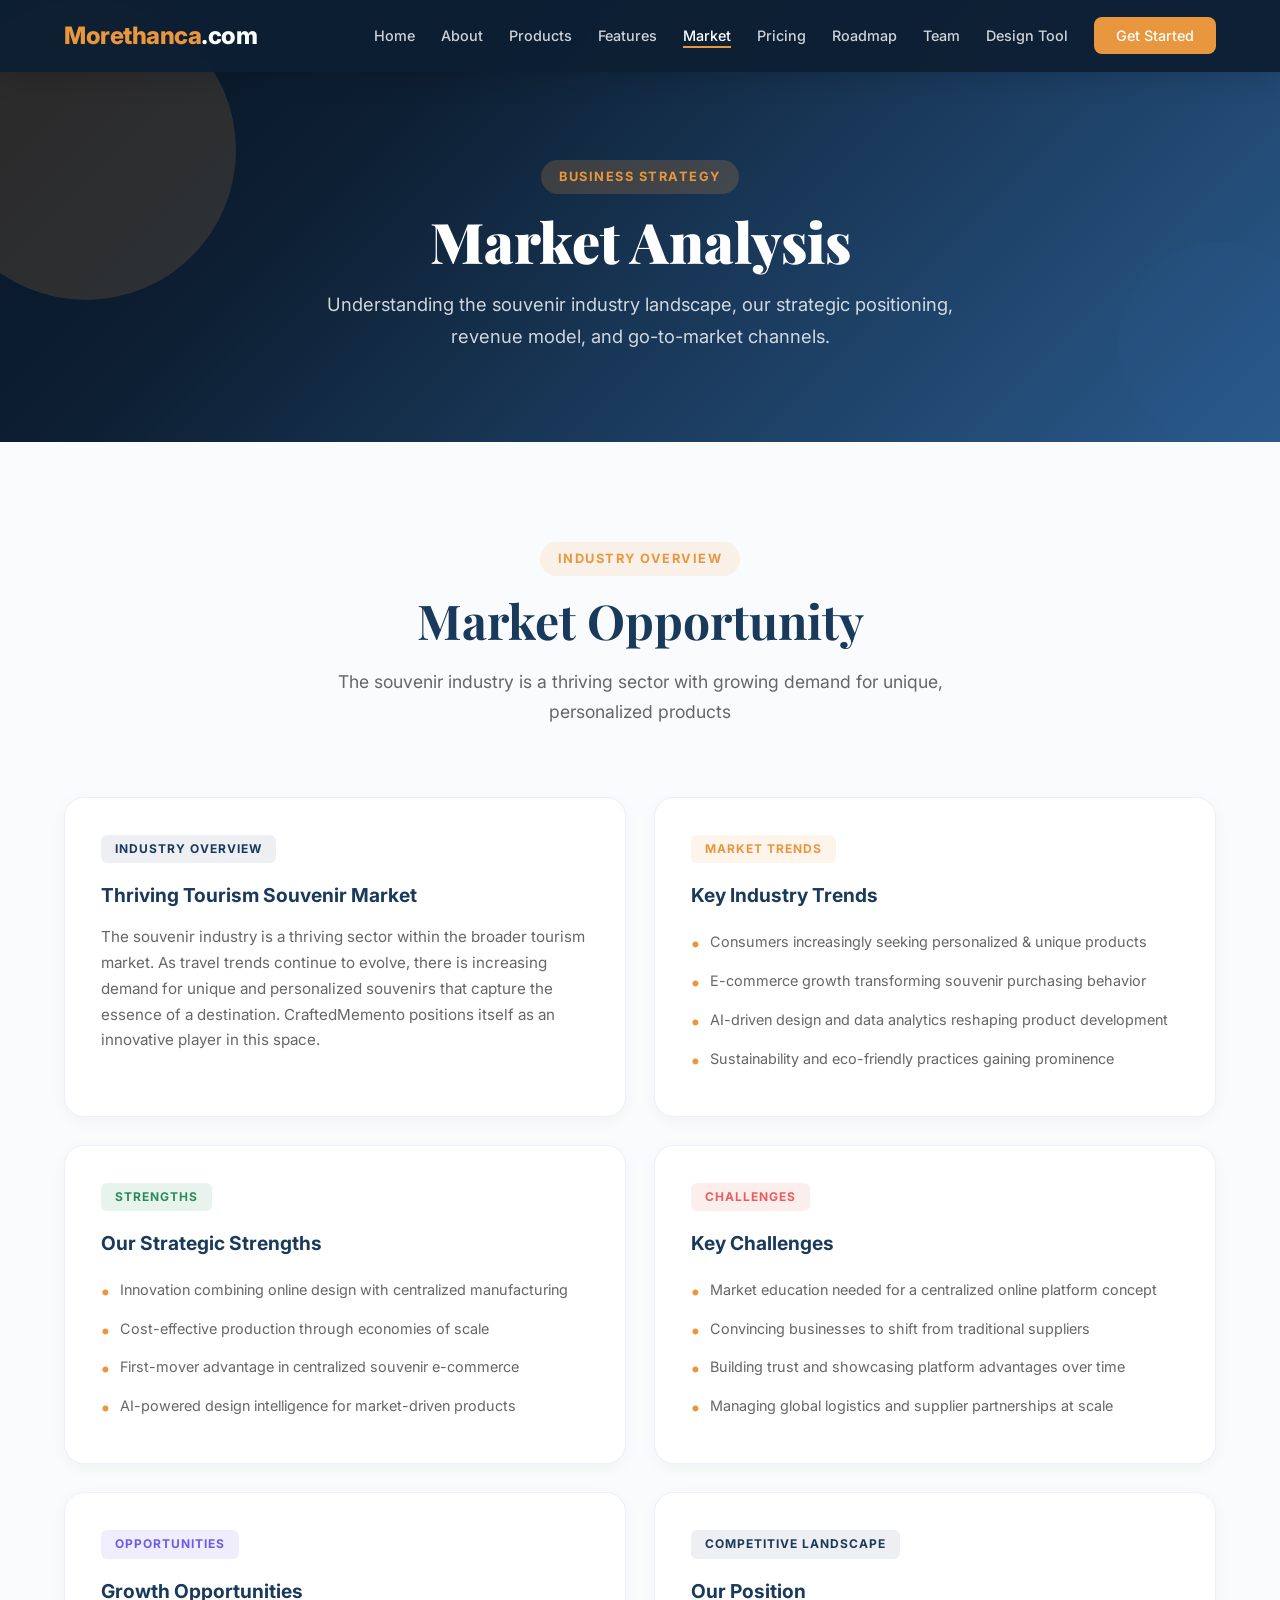
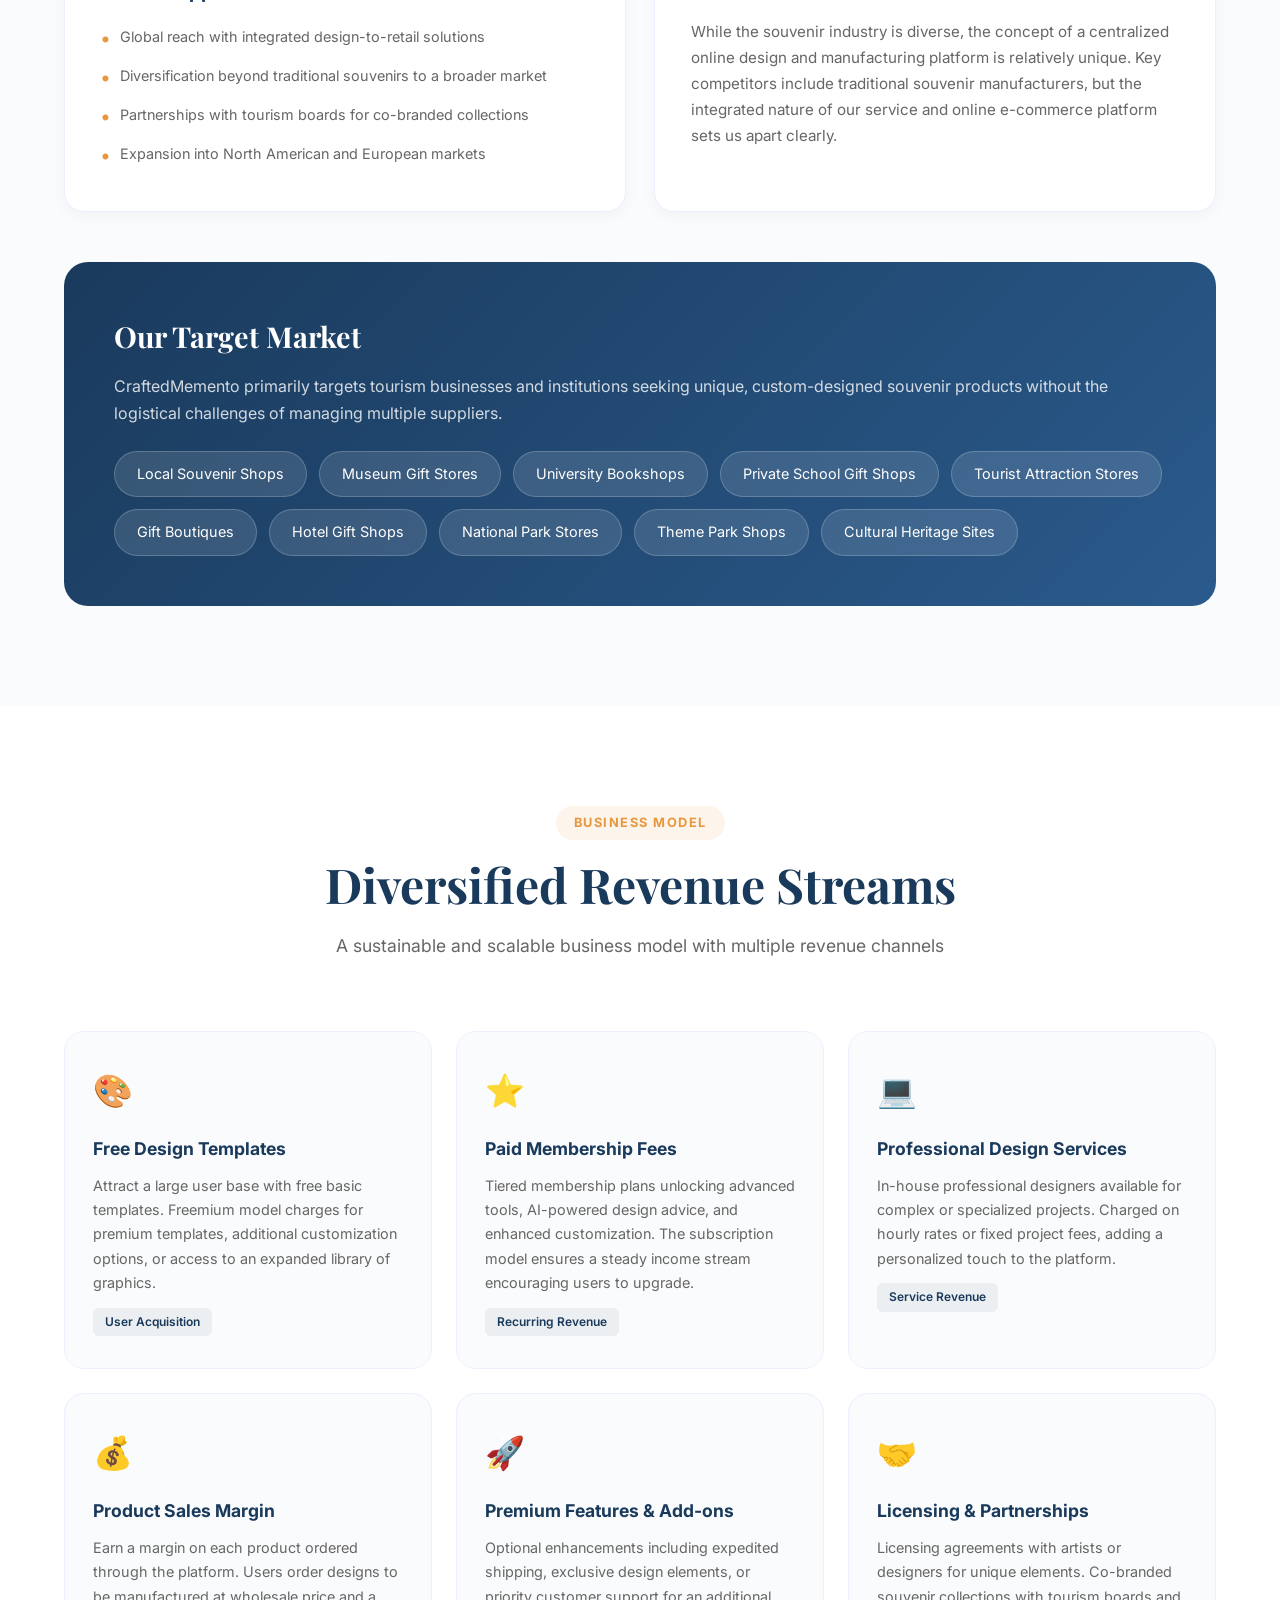
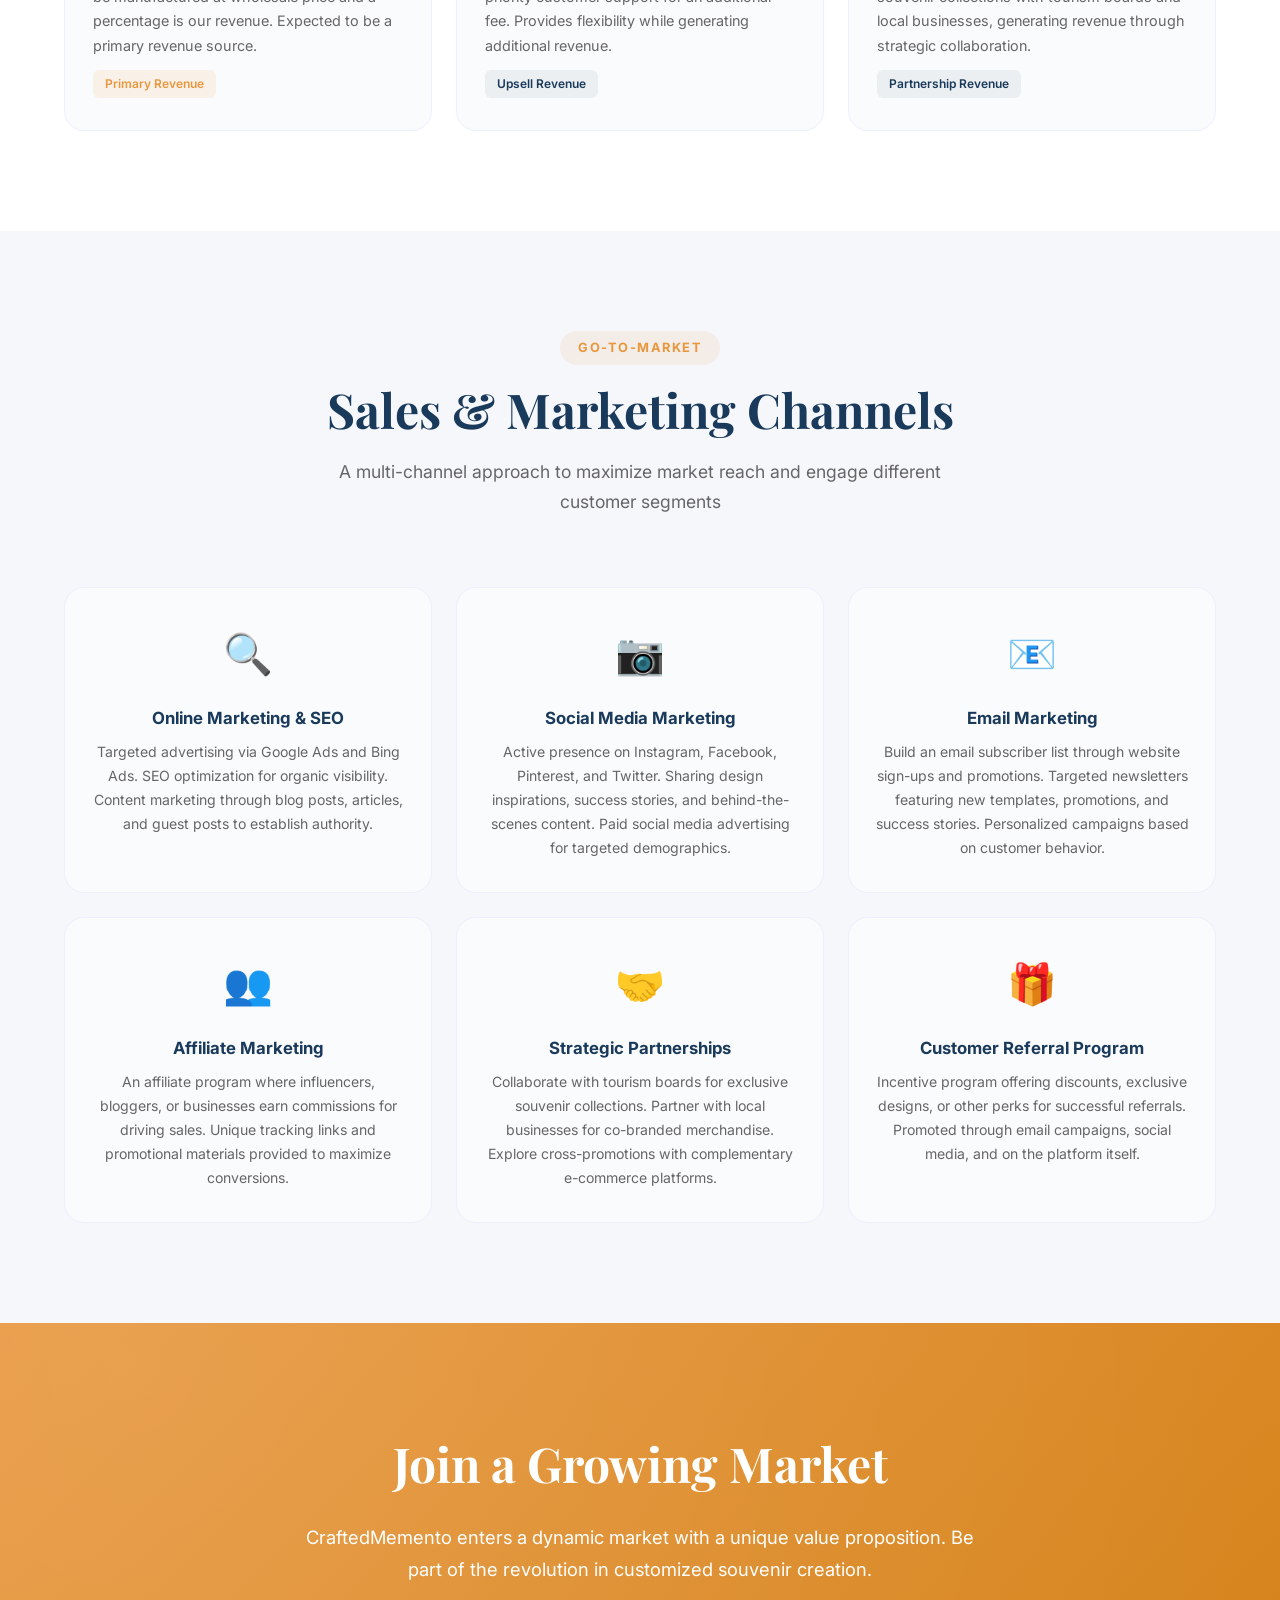
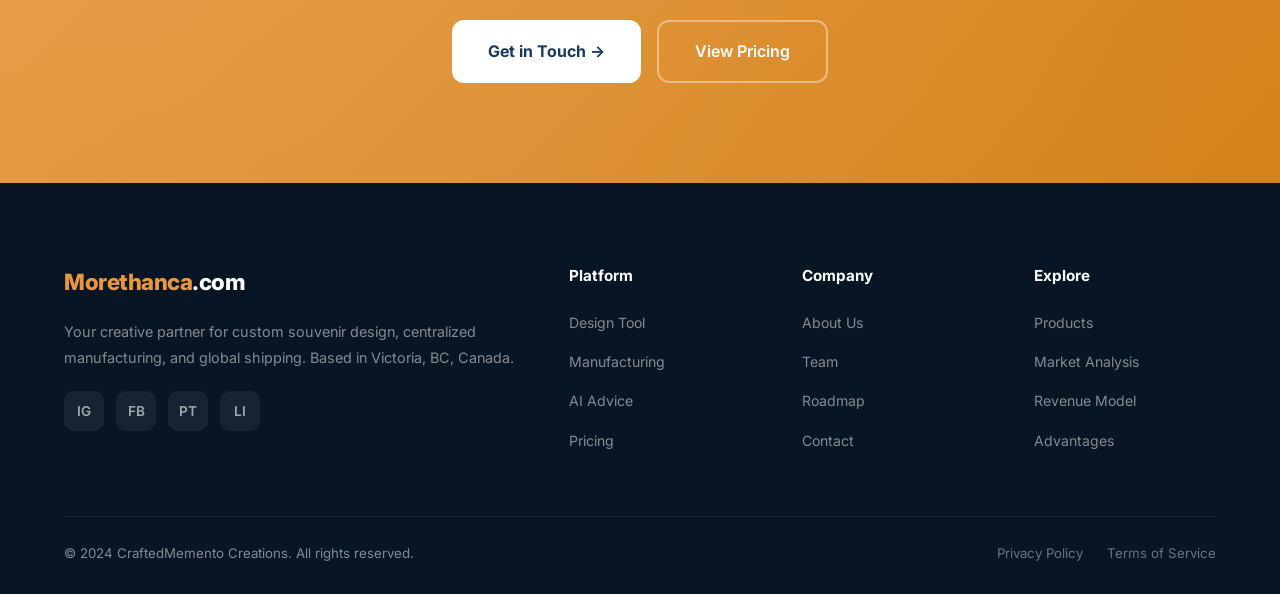
<file: market.html>
<!DOCTYPE html>
<html lang="en">
<head>
    <meta charset="UTF-8">
    <meta name="viewport" content="width=device-width, initial-scale=1.0">
    <title>Market Analysis - CraftedMemento Creations</title>
    <link rel="preconnect" href="https://fonts.googleapis.com">
    <link href="https://fonts.googleapis.com/css2?family=Inter:wght@300;400;500;600;700;800;900&family=Playfair+Display:wght@700;800;900&display=swap" rel="stylesheet">
    <style>
/* ========== RESET & VARIABLES ========== */
* { margin: 0; padding: 0; box-sizing: border-box; }
:root {
    --primary: #1a3a5c; --primary-light: #2a5a8c;
    --accent: #e8973e; --accent-dark: #d4831a;
    --light: #f5f7fa; --lighter: #fafbfc;
    --dark: #0d1f33; --darker: #081525;
    --text: #333; --text-light: #666; --text-muted: #888;
    --white: #ffffff; --green: #2a8c5a; --green-dark: #1a6b40; --purple: #6c5ce7;
}
html { scroll-behavior: smooth; }
body { font-family: 'Inter', 'Segoe UI', sans-serif; color: var(--text); line-height: 1.7; overflow-x: hidden; }

/* ========== ANIMATIONS ========== */
@keyframes fadeInUp { from { opacity:0; transform:translateY(40px); } to { opacity:1; transform:translateY(0); } }
@keyframes float { 0%,100% { transform:translateY(0); } 50% { transform:translateY(-20px); } }
@keyframes gradientShift { 0%,100% { background-position:0% 50%; } 50% { background-position:100% 50%; } }
@keyframes particle1 { 0%,100%{transform:translate(0,0) rotate(0deg);opacity:.3} 25%{transform:translate(100px,-50px) rotate(90deg);opacity:.6} 50%{transform:translate(50px,-100px) rotate(180deg);opacity:.3} 75%{transform:translate(-50px,-50px) rotate(270deg);opacity:.5} }
@keyframes particle2 { 0%,100%{transform:translate(0,0) rotate(0deg);opacity:.2} 33%{transform:translate(-80px,60px) rotate(120deg);opacity:.5} 66%{transform:translate(60px,30px) rotate(240deg);opacity:.3} }
.animate { opacity:0; transform:translateY(40px); transition:all .8s cubic-bezier(.4,0,.2,1); }
.animate.visible { opacity:1; transform:translateY(0); }
.animate-delay-1{transition-delay:.1s} .animate-delay-2{transition-delay:.2s}
.animate-delay-3{transition-delay:.3s} .animate-delay-4{transition-delay:.4s}
.animate-delay-5{transition-delay:.5s}

/* ========== COMMON ========== */
.container { max-width:1200px; margin:0 auto; }
section { padding:100px 5%; }
.section-header { text-align:center; margin-bottom:70px; }
.section-label { display:inline-block; background:rgba(232,151,62,.1); color:var(--accent); padding:6px 18px; border-radius:50px; font-size:.8rem; font-weight:700; letter-spacing:1.5px; text-transform:uppercase; margin-bottom:16px; }
.section-header h2 { font-family:'Playfair Display',serif; font-size:3rem; color:var(--primary); margin-bottom:18px; line-height:1.2; }
.section-header p { color:var(--text-light); font-size:1.1rem; max-width:650px; margin:0 auto; }
.btn { display:inline-flex; align-items:center; gap:8px; padding:16px 36px; border-radius:12px; font-size:1rem; font-weight:600; text-decoration:none; transition:all .3s; cursor:pointer; border:none; font-family:inherit; }
.btn-primary { background:var(--accent); color:var(--white); box-shadow:0 4px 20px rgba(232,151,62,.3); }
.btn-primary:hover { background:var(--accent-dark); transform:translateY(-3px); box-shadow:0 8px 30px rgba(232,151,62,.4); }
.btn-outline-light { border:2px solid rgba(255,255,255,.4); color:var(--white); background:transparent; }
.btn-outline-light:hover { background:rgba(255,255,255,.1); border-color:var(--white); }
.btn-outline-dark { border:2px solid var(--primary); color:var(--primary); background:transparent; }
.btn-outline-dark:hover { background:var(--primary); color:var(--white); }
.btn-white { background:var(--white); color:var(--primary); font-weight:700; }
.btn-white:hover { background:var(--light); transform:translateY(-3px); box-shadow:0 12px 35px rgba(0,0,0,.2); }
.btn-lg { padding:18px 44px; font-size:1.1rem; }
.check { color:var(--green); font-weight:700; font-size:1.1rem; }

/* ========== NAVIGATION ========== */
nav { position:fixed; top:0; width:100%; z-index:1000; padding:0 5%; display:flex; justify-content:space-between; align-items:center; height:72px; background:rgba(13,31,51,.95); backdrop-filter:blur(20px); box-shadow:0 4px 30px rgba(0,0,0,.15); transition:all .4s; }
nav.transparent { background:transparent; box-shadow:none; }
nav.scrolled { background:rgba(13,31,51,.97); box-shadow:0 4px 30px rgba(0,0,0,.2); }
.logo { color:var(--white); font-size:1.5rem; font-weight:800; text-decoration:none; letter-spacing:-.5px; }
.logo span { color:var(--accent); }
.nav-links { display:flex; list-style:none; gap:26px; align-items:center; }
.nav-links a { color:rgba(255,255,255,.8); text-decoration:none; font-size:.9rem; font-weight:500; transition:all .3s; position:relative; }
.nav-links a:hover, .nav-links a.active { color:var(--white); }
.nav-links a::after { content:''; position:absolute; bottom:-4px; left:0; width:0; height:2px; background:var(--accent); transition:width .3s; }
.nav-links a:hover::after, .nav-links a.active::after { width:100%; }
.nav-cta { background:var(--accent)!important; color:var(--white)!important; padding:10px 22px!important; border-radius:8px; }
.nav-cta::after { display:none!important; }
.nav-cta:hover { background:var(--accent-dark)!important; transform:translateY(-1px); }
.menu-toggle { display:none; cursor:pointer; flex-direction:column; gap:5px; background:none; border:none; padding:5px; }
.menu-toggle span { width:24px; height:2.5px; background:var(--white); border-radius:2px; display:block; transition:.3s; }

/* ========== HOME HERO ========== */
.hero { min-height:100vh; display:flex; align-items:center; justify-content:center; background:linear-gradient(135deg,var(--darker) 0%,var(--dark) 30%,var(--primary) 60%,var(--primary-light) 100%); color:var(--white); text-align:center; padding:140px 5% 80px; position:relative; overflow:hidden; }
.hero-particles { position:absolute; inset:0; overflow:hidden; }
.hero-particles .p { position:absolute; border-radius:50%; opacity:.15; }
.hero-particles .p:nth-child(1){width:300px;height:300px;background:var(--accent);top:10%;left:-5%;animation:particle1 20s infinite}
.hero-particles .p:nth-child(2){width:200px;height:200px;background:var(--primary-light);bottom:10%;right:-3%;animation:particle2 15s infinite}
.hero-particles .p:nth-child(3){width:150px;height:150px;background:var(--accent);top:50%;left:50%;animation:particle1 25s infinite reverse}
.hero-particles .p:nth-child(4){width:100px;height:100px;background:#fff;top:20%;right:20%;animation:particle2 18s infinite}
.hero-content { position:relative; z-index:1; max-width:900px; }
.hero-badge { display:inline-block; background:rgba(232,151,62,.15); border:1px solid rgba(232,151,62,.3); color:var(--accent); padding:8px 20px; border-radius:50px; font-size:.85rem; font-weight:600; margin-bottom:28px; }
.hero h1 { font-family:'Playfair Display',serif; font-size:4.5rem; margin-bottom:16px; font-weight:900; line-height:1.1; }
.hero h1 span { color:var(--accent); }
.hero .tagline { font-size:1.4rem; font-weight:300; opacity:.9; margin-bottom:18px; }
.hero .desc { font-size:1.1rem; opacity:.75; margin-bottom:45px; max-width:650px; margin-left:auto; margin-right:auto; line-height:1.8; }
.hero-buttons { display:flex; gap:16px; justify-content:center; flex-wrap:wrap; }
.hero-stats { display:flex; justify-content:center; gap:60px; margin-top:70px; padding-top:40px; border-top:1px solid rgba(255,255,255,.1); flex-wrap:wrap; }
.hero-stat { text-align:center; }
.hero-stat .num { font-size:2rem; font-weight:800; color:var(--accent); }
.hero-stat .lbl { font-size:.85rem; opacity:.6; margin-top:4px; }

/* ========== HOME OVERVIEW ========== */
.home-overview { background:var(--light); }
.overview-grid { display:grid; grid-template-columns:repeat(3,1fr); gap:30px; }
.overview-card { background:var(--white); border-radius:20px; padding:36px 28px; text-align:center; border:1px solid #eef; box-shadow:0 4px 15px rgba(0,0,0,.04); transition:all .4s; }
.overview-card:hover { transform:translateY(-8px); box-shadow:0 20px 40px rgba(0,0,0,.08); border-color:var(--accent); }
.overview-icon { width:70px; height:70px; border-radius:50%; margin:0 auto 20px; display:flex; align-items:center; justify-content:center; font-size:1.8rem; color:var(--white); }
.oi-1 { background:linear-gradient(135deg,var(--primary),var(--primary-light)); }
.oi-2 { background:linear-gradient(135deg,var(--accent),var(--accent-dark)); }
.oi-3 { background:linear-gradient(135deg,var(--green),var(--green-dark)); }
.oi-4 { background:linear-gradient(135deg,var(--purple),#5a4bd1); }
.oi-5 { background:linear-gradient(135deg,#e85d5d,#c0392b); }
.oi-6 { background:linear-gradient(135deg,#0984e3,#0652dd); }
.overview-card h3 { color:var(--primary); font-size:1.1rem; margin-bottom:10px; }
.overview-card p { color:var(--text-light); font-size:.9rem; }

/* ========== PAGE HERO ========== */
.page-hero { padding:160px 5% 90px; text-align:center; color:var(--white); position:relative; overflow:hidden; background:linear-gradient(135deg,var(--darker) 0%,var(--dark) 30%,var(--primary) 60%,var(--primary-light) 100%); }
.page-hero .hero-particles { position:absolute; inset:0; overflow:hidden; }
.page-hero .hero-particles .p { position:absolute; border-radius:50%; opacity:.15; }
.page-hero .hero-particles .p:nth-child(1){width:300px;height:300px;background:var(--accent);top:0;left:-5%;animation:particle1 20s infinite}
.page-hero .hero-particles .p:nth-child(2){width:200px;height:200px;background:var(--primary-light);bottom:0;right:-3%;animation:particle2 15s infinite}
.page-hero-content { position:relative; z-index:1; max-width:700px; margin:0 auto; }
.page-hero .section-label { background:rgba(232,151,62,.2); }
.page-hero h1 { font-family:'Playfair Display',serif; font-size:3.5rem; margin-bottom:18px; font-weight:900; line-height:1.1; }
.page-hero p { font-size:1.15rem; opacity:.8; }

/* ========== ABOUT ========== */
.about-grid { display:grid; grid-template-columns:1fr 1fr; gap:80px; align-items:center; }
.about-content .label { display:inline-block; background:rgba(232,151,62,.1); color:var(--accent); padding:6px 18px; border-radius:50px; font-size:.8rem; font-weight:700; letter-spacing:1.5px; text-transform:uppercase; margin-bottom:20px; }
.about-content h2 { font-family:'Playfair Display',serif; font-size:2.8rem; color:var(--primary); margin-bottom:24px; line-height:1.2; }
.about-content p { color:var(--text-light); margin-bottom:18px; font-size:1.05rem; }
.highlight-box { background:linear-gradient(135deg,var(--primary),var(--primary-light)); color:var(--white); padding:24px 28px; border-radius:16px; margin:25px 0; font-weight:500; font-size:1.05rem; line-height:1.7; }
.about-card-stack { position:relative; min-height:480px; }
.about-float-card { position:absolute; background:var(--white); border-radius:16px; padding:28px; box-shadow:0 15px 40px rgba(0,0,0,.08); border:1px solid #eef; }
.about-float-card.card-1{top:0;left:0;right:30px;z-index:3;animation:float 6s ease-in-out infinite}
.about-float-card.card-2{top:155px;left:30px;right:0;z-index:2;animation:float 6s ease-in-out infinite 1s}
.about-float-card.card-3{top:310px;left:15px;right:15px;z-index:1;animation:float 6s ease-in-out infinite 2s}
.card-icon{width:50px;height:50px;border-radius:12px;display:flex;align-items:center;justify-content:center;font-size:1.5rem;margin-bottom:15px;color:var(--white)}
.card-icon.blue{background:linear-gradient(135deg,var(--primary),var(--primary-light))}
.card-icon.orange{background:linear-gradient(135deg,var(--accent),var(--accent-dark))}
.card-icon.green{background:linear-gradient(135deg,var(--green),var(--green-dark))}
.about-float-card h4{color:var(--primary);font-size:1.05rem;margin-bottom:6px}
.about-float-card p{color:var(--text-light);font-size:.88rem;line-height:1.6}

/* ========== BENEFITS ========== */
.benefits-main { display:grid; grid-template-columns:1fr 1fr; gap:60px; align-items:center; }
.benefits-list { display:flex; flex-direction:column; gap:20px; }
.benefit-row { display:flex; gap:20px; padding:24px; background:var(--white); border-radius:16px; box-shadow:0 4px 15px rgba(0,0,0,.04); transition:all .3s; border:1px solid transparent; }
.benefit-row:hover { border-color:var(--accent); box-shadow:0 8px 30px rgba(0,0,0,.08); transform:translateX(6px); }
.benefit-icon { flex-shrink:0; width:52px; height:52px; border-radius:14px; display:flex; align-items:center; justify-content:center; font-size:1.3rem; color:var(--white); }
.b1{background:linear-gradient(135deg,#e85d5d,#c0392b)} .b2{background:linear-gradient(135deg,var(--accent),var(--accent-dark))}
.b3{background:linear-gradient(135deg,var(--primary),var(--primary-light))} .b4{background:linear-gradient(135deg,var(--green),var(--green-dark))}
.benefit-row h4{color:var(--primary);font-size:1.05rem;margin-bottom:4px}
.benefit-row p{color:var(--text-light);font-size:.9rem}
.benefits-visual { background:linear-gradient(135deg,var(--primary),var(--primary-light)); border-radius:24px; padding:50px 40px; color:var(--white); position:relative; overflow:hidden; }
.benefits-visual::before{content:'';position:absolute;top:-60px;right:-60px;width:200px;height:200px;border-radius:50%;background:rgba(232,151,62,.2)}
.benefits-visual::after{content:'';position:absolute;bottom:-40px;left:-40px;width:150px;height:150px;border-radius:50%;background:rgba(255,255,255,.05)}
.benefits-visual h3{font-family:'Playfair Display',serif;font-size:2rem;margin-bottom:20px;position:relative;z-index:1}
.benefits-visual p{opacity:.85;position:relative;z-index:1;margin-bottom:12px;font-size:1.05rem}
.benefits-visual .quote{font-style:italic;opacity:.7;border-left:3px solid var(--accent);padding-left:18px;margin-top:30px;position:relative;z-index:1}

/* ========== LOCATION ========== */
.location-section { background:linear-gradient(135deg,var(--darker),var(--dark),var(--primary)); color:var(--white); position:relative; overflow:hidden; }
.location-grid { display:grid; grid-template-columns:1fr 1fr; gap:60px; align-items:center; position:relative; z-index:1; }
.location-text h3{font-family:'Playfair Display',serif;font-size:2.2rem;margin-bottom:20px}
.location-text p{opacity:.75;margin-bottom:15px;font-size:1.05rem}
.location-features{display:grid;grid-template-columns:1fr 1fr;gap:16px;margin-top:30px}
.loc-feat{background:rgba(255,255,255,.06);border:1px solid rgba(255,255,255,.1);padding:20px;border-radius:14px;text-align:center}
.loc-feat .val{font-size:1.8rem;font-weight:800;color:var(--accent)}
.loc-feat .lbl{font-size:.8rem;opacity:.6;margin-top:4px}
.location-map{background:rgba(255,255,255,.05);border:1px solid rgba(255,255,255,.1);border-radius:24px;padding:40px;text-align:center}
.map-pin{font-size:4rem;margin-bottom:20px;display:block}
.location-map h4{font-size:1.3rem;margin-bottom:8px}
.location-map p{opacity:.6;font-size:.95rem}
.advantages-list{text-align:left;margin-top:24px;list-style:none}
.advantages-list li{padding:8px 0;font-size:.9rem;opacity:.75;display:flex;align-items:center;gap:10px}
.advantages-list li::before{content:'\2713';color:var(--accent);font-weight:700}

/* ========== PRODUCTS ========== */
.products-grid { display:grid; grid-template-columns:repeat(4,1fr); gap:24px; }
.product-item { background:var(--white); border-radius:16px; padding:36px 20px; text-align:center; transition:all .4s; box-shadow:0 4px 15px rgba(0,0,0,.04); border:1px solid #eef; cursor:default; }
.product-item:hover { transform:translateY(-8px); box-shadow:0 20px 40px rgba(0,0,0,.1); border-color:var(--accent); }
.product-emoji{font-size:3.5rem;margin-bottom:18px;display:block}
.product-item h4{color:var(--primary);font-size:1.05rem;margin-bottom:6px}
.product-item p{color:var(--text-muted);font-size:.85rem}

/* ========== HOW IT WORKS ========== */
.steps-container { position:relative; max-width:1000px; margin:0 auto; }
.steps-line { position:absolute; top:40px; left:60px; right:60px; height:3px; background:linear-gradient(to right,var(--primary),var(--accent),var(--green)); z-index:0; }
.steps-grid { display:grid; grid-template-columns:repeat(4,1fr); gap:30px; position:relative; z-index:1; }
.step-card { text-align:center; }
.step-num { width:80px; height:80px; border-radius:50%; margin:0 auto 24px; display:flex; align-items:center; justify-content:center; font-size:1.5rem; font-weight:800; color:var(--white); box-shadow:0 8px 25px rgba(26,58,92,.3); }
.step-card:nth-child(1) .step-num{background:linear-gradient(135deg,var(--primary),var(--primary-light))}
.step-card:nth-child(2) .step-num{background:linear-gradient(135deg,var(--accent),var(--accent-dark));box-shadow:0 8px 25px rgba(232,151,62,.3)}
.step-card:nth-child(3) .step-num{background:linear-gradient(135deg,var(--green),var(--green-dark));box-shadow:0 8px 25px rgba(42,140,90,.3)}
.step-card:nth-child(4) .step-num{background:linear-gradient(135deg,var(--purple),#5a4bd1);box-shadow:0 8px 25px rgba(108,92,231,.3)}
.step-card h3{color:var(--primary);margin-bottom:10px;font-size:1.15rem}
.step-card p{color:var(--text-light);font-size:.9rem;padding:0 10px}

/* ========== FEATURES ========== */
.features-grid { display:grid; grid-template-columns:repeat(2,1fr); gap:28px; }
.feature-card { display:flex; gap:24px; background:var(--lighter); padding:36px; border-radius:20px; transition:all .4s; border:1px solid transparent; }
.feature-card:hover { background:var(--white); border-color:rgba(232,151,62,.2); box-shadow:0 20px 50px rgba(0,0,0,.06); transform:translateY(-4px); }
.feature-num { flex-shrink:0; width:52px; height:52px; border-radius:14px; display:flex; align-items:center; justify-content:center; font-size:1.2rem; font-weight:800; background:linear-gradient(135deg,var(--primary),var(--primary-light)); color:var(--white); }
.feature-card h3{color:var(--primary);font-size:1.15rem;margin-bottom:8px}
.feature-card p{color:var(--text-light);font-size:.95rem}

/* ========== ADVANTAGES ========== */
.advantages-section { background:linear-gradient(135deg,var(--darker),var(--primary)); color:var(--white); }
.advantages-section .section-header h2{color:var(--white)}
.advantages-section .section-header p{color:rgba(255,255,255,.6)}
.adv-grid { display:grid; grid-template-columns:repeat(3,1fr); gap:24px; }
.adv-card { background:rgba(255,255,255,.05); border:1px solid rgba(255,255,255,.1); border-radius:20px; padding:36px 28px; transition:all .4s; position:relative; overflow:hidden; }
.adv-card::before{content:'';position:absolute;top:0;left:0;right:0;height:3px;background:linear-gradient(to right,var(--accent),transparent);opacity:0;transition:opacity .4s}
.adv-card:hover{background:rgba(255,255,255,.08);transform:translateY(-5px)}
.adv-card:hover::before{opacity:1}
.adv-num{font-size:3rem;font-weight:900;color:rgba(232,151,62,.2);margin-bottom:15px;line-height:1}
.adv-card h3{font-size:1.15rem;margin-bottom:12px;color:var(--white)}
.adv-card p{color:rgba(255,255,255,.6);font-size:.92rem}

/* ========== MARKET ========== */
.market-grid { display:grid; grid-template-columns:1fr 1fr; gap:28px; margin-bottom:50px; }
.market-card { background:var(--white); border-radius:20px; padding:36px; border:1px solid #eef; box-shadow:0 4px 15px rgba(0,0,0,.04); transition:all .3s; }
.market-card:hover{box-shadow:0 12px 35px rgba(0,0,0,.08)}
.tag{display:inline-block;padding:4px 14px;border-radius:6px;font-size:.75rem;font-weight:700;margin-bottom:16px;text-transform:uppercase;letter-spacing:1px}
.tag-blue{background:rgba(26,58,92,.08);color:var(--primary)}
.tag-orange{background:rgba(232,151,62,.1);color:var(--accent)}
.tag-green{background:rgba(42,140,90,.1);color:var(--green)}
.tag-purple{background:rgba(108,92,231,.1);color:var(--purple)}
.tag-red{background:rgba(232,93,93,.1);color:#e85d5d}
.market-card h3{color:var(--primary);font-size:1.2rem;margin-bottom:12px}
.market-card p{color:var(--text-light);font-size:.95rem}
.market-card ul{list-style:none;margin-top:12px}
.market-card ul li{padding:6px 0;color:var(--text-light);font-size:.9rem;display:flex;align-items:flex-start;gap:10px}
.market-card ul li::before{content:'\2022';color:var(--accent);font-weight:700;font-size:1.2rem;line-height:1.4}
.target-market{background:linear-gradient(135deg,var(--primary),var(--primary-light));border-radius:24px;padding:50px;color:var(--white)}
.target-market h3{font-family:'Playfair Display',serif;font-size:1.8rem;margin-bottom:12px}
.target-market > p{opacity:.8;margin-bottom:24px}
.target-chips{display:flex;flex-wrap:wrap;gap:12px}
.chip{background:rgba(255,255,255,.12);border:1px solid rgba(255,255,255,.2);padding:10px 22px;border-radius:50px;font-size:.9rem;color:var(--white);transition:all .3s}
.chip:hover{background:rgba(255,255,255,.2);transform:translateY(-2px)}

/* ========== REVENUE ========== */
.revenue-grid { display:grid; grid-template-columns:repeat(3,1fr); gap:24px; }
.revenue-card { background:var(--lighter); border-radius:20px; padding:32px 28px; border:1px solid #eef; transition:all .4s; position:relative; overflow:hidden; }
.revenue-card::before{content:'';position:absolute;top:0;left:0;width:4px;height:100%;background:var(--accent);opacity:0;transition:opacity .3s}
.revenue-card:hover{border-color:rgba(232,151,62,.3);box-shadow:0 12px 35px rgba(0,0,0,.06)}
.revenue-card:hover::before{opacity:1}
.rev-icon{font-size:2rem;margin-bottom:15px;display:block}
.revenue-card h3{color:var(--primary);font-size:1.1rem;margin-bottom:10px}
.revenue-card p{color:var(--text-light);font-size:.9rem}
.rev-tag{display:inline-block;margin-top:12px;padding:4px 12px;border-radius:6px;font-size:.75rem;font-weight:600}
.rev-tag-main{background:rgba(232,151,62,.1);color:var(--accent)}
.rev-tag-sub{background:rgba(26,58,92,.06);color:var(--primary)}

/* ========== SALES CHANNELS ========== */
.sales-grid { display:grid; grid-template-columns:repeat(3,1fr); gap:24px; }
.sales-card { background:var(--lighter); border-radius:20px; padding:32px 24px; border:1px solid #eef; transition:all .4s; text-align:center; }
.sales-card:hover{background:var(--white);box-shadow:0 15px 40px rgba(0,0,0,.06);transform:translateY(-5px)}
.sales-icon{font-size:2.5rem;margin-bottom:16px;display:block}
.sales-card h3{color:var(--primary);font-size:1.05rem;margin-bottom:8px}
.sales-card p{color:var(--text-light);font-size:.88rem}

/* ========== PRICING ========== */
.pricing-grid { display:grid; grid-template-columns:repeat(3,1fr); gap:28px; max-width:1100px; margin:0 auto; }
.pricing-card { background:var(--white); border-radius:24px; padding:44px 32px; text-align:center; box-shadow:0 5px 20px rgba(0,0,0,.04); transition:all .4s; border:2px solid transparent; position:relative; }
.pricing-card.featured{border-color:var(--accent);box-shadow:0 20px 50px rgba(232,151,62,.15)}
.pricing-card:hover{transform:translateY(-8px);box-shadow:0 25px 50px rgba(0,0,0,.1)}
.pricing-badge{position:absolute;top:-14px;left:50%;transform:translateX(-50%);background:linear-gradient(135deg,var(--accent),var(--accent-dark));color:var(--white);padding:6px 24px;border-radius:50px;font-size:.8rem;font-weight:700;white-space:nowrap}
.plan-icon{font-size:2.5rem;margin-bottom:15px;display:block}
.plan-name{font-size:1.4rem;color:var(--primary);font-weight:800;margin-bottom:6px}
.plan-desc{color:var(--text-muted);font-size:.9rem;margin-bottom:28px}
.plan-price{font-size:3rem;font-weight:900;color:var(--primary);margin-bottom:30px;line-height:1}
.plan-price sub{font-size:1rem;font-weight:400;color:var(--text-muted)}
.pricing-card ul{list-style:none;text-align:left;margin-bottom:32px}
.pricing-card ul li{padding:10px 0;color:var(--text-light);font-size:.92rem;border-bottom:1px solid #f0f0f0;display:flex;align-items:center;gap:10px}
.btn-pricing{width:100%;justify-content:center}

/* ========== ROADMAP ========== */
.roadmap { max-width:900px; margin:0 auto; display:grid; grid-template-columns:1fr 1fr; position:relative; }
.roadmap::before{content:'';position:absolute;left:50%;top:0;bottom:0;width:3px;background:linear-gradient(to bottom,var(--primary),var(--accent),var(--green));transform:translateX(-50%)}
.milestone{padding:30px;position:relative}
.milestone:nth-child(odd){text-align:right;padding-right:60px}
.milestone:nth-child(even){padding-left:60px;grid-column:2}
.milestone::after{content:'';position:absolute;top:38px;width:16px;height:16px;border-radius:50%;background:var(--accent);border:4px solid var(--white);box-shadow:0 0 0 3px var(--accent),0 4px 10px rgba(0,0,0,.15)}
.milestone:nth-child(odd)::after{right:-8px}
.milestone:nth-child(even)::after{left:-8px}
.m-date{color:var(--accent);font-weight:700;font-size:.85rem;letter-spacing:1px;text-transform:uppercase}
.milestone h4{color:var(--primary);font-size:1.2rem;margin:6px 0}
.milestone p{color:var(--text-light);font-size:.9rem}
.m-tag{display:inline-block;margin-top:8px;padding:3px 10px;border-radius:6px;font-size:.75rem;font-weight:600}
.m-tag-done{background:rgba(42,140,90,.1);color:var(--green)}
.m-tag-progress{background:rgba(232,151,62,.1);color:var(--accent)}
.m-tag-upcoming{background:rgba(26,58,92,.06);color:var(--primary)}
.long-term{max-width:900px;margin:50px auto 0;display:grid;grid-template-columns:1fr 1fr;gap:24px}
.lt-card{background:var(--lighter);border-radius:20px;padding:32px;border:1px solid #eef}
.lt-card h4{color:var(--primary);margin-bottom:8px;font-size:1.1rem}
.lt-card p{color:var(--text-light);font-size:.9rem}

/* ========== TEAM ========== */
.team-grid{display:grid;grid-template-columns:repeat(3,1fr);gap:30px;max-width:1000px;margin:0 auto 60px}
.team-card{background:var(--white);border-radius:24px;padding:44px 28px 36px;text-align:center;box-shadow:0 5px 25px rgba(0,0,0,.04);transition:all .4s;border:1px solid transparent}
.team-card:hover{transform:translateY(-8px);box-shadow:0 20px 50px rgba(0,0,0,.08);border-color:var(--accent)}
.team-avatar{width:100px;height:100px;border-radius:50%;margin:0 auto 20px;display:flex;align-items:center;justify-content:center;font-size:2rem;font-weight:800;color:var(--white);box-shadow:0 8px 25px rgba(0,0,0,.15)}
.ta-1{background:linear-gradient(135deg,var(--primary),var(--primary-light))}
.ta-2{background:linear-gradient(135deg,var(--accent),var(--accent-dark))}
.ta-3{background:linear-gradient(135deg,var(--green),var(--green-dark))}
.team-card h3{color:var(--primary);font-size:1.15rem;margin-bottom:4px}
.team-card .role{color:var(--accent);font-weight:700;font-size:.85rem;margin-bottom:16px;text-transform:uppercase;letter-spacing:.5px}
.team-card p{color:var(--text-light);font-size:.88rem}
.org-chart{max-width:900px;margin:0 auto}
.org-title{text-align:center;font-family:'Playfair Display',serif;font-size:1.8rem;color:var(--primary);margin-bottom:30px}
.org-ceo{background:linear-gradient(135deg,var(--primary),var(--primary-light));color:var(--white);border-radius:16px;padding:24px 32px;text-align:center;max-width:320px;margin:0 auto 20px}
.org-ceo h4{font-size:1.1rem;margin-bottom:4px}
.org-ceo p{opacity:.8;font-size:.85rem}
.org-line{width:3px;height:30px;background:linear-gradient(to bottom,var(--primary),var(--accent));margin:0 auto}
.org-departments{display:grid;grid-template-columns:repeat(4,1fr);gap:16px}
.org-dept{background:var(--white);border-radius:16px;padding:24px 16px;text-align:center;border:1px solid #eef;transition:all .3s}
.org-dept:hover{border-color:var(--accent);box-shadow:0 8px 25px rgba(0,0,0,.06)}
.dept-icon{font-size:2rem;margin-bottom:10px;display:block}
.org-dept h4{color:var(--primary);font-size:.9rem;margin-bottom:6px}
.org-dept p{color:var(--text-muted);font-size:.78rem}

/* ========== CONTACT ========== */
.contact-grid{display:grid;grid-template-columns:1fr 1.3fr;gap:60px;max-width:1000px;margin:0 auto}
.contact-info h3{font-family:'Playfair Display',serif;font-size:2rem;color:var(--primary);margin-bottom:20px}
.contact-info > p{color:var(--text-light);margin-bottom:30px;font-size:1.05rem}
.contact-item{display:flex;gap:16px;margin-bottom:24px;align-items:flex-start}
.contact-item-icon{flex-shrink:0;width:48px;height:48px;border-radius:12px;background:linear-gradient(135deg,var(--primary),var(--primary-light));color:var(--white);display:flex;align-items:center;justify-content:center;font-size:1.2rem}
.contact-item h4{color:var(--primary);font-size:1rem;margin-bottom:2px}
.contact-item p{color:var(--text-light);font-size:.9rem;margin:0}
.contact-form{background:var(--white);border-radius:24px;padding:44px;box-shadow:0 10px 40px rgba(0,0,0,.06);border:1px solid #eef}
.contact-form h3{font-family:'Playfair Display',serif;font-size:1.6rem;color:var(--primary);margin-bottom:28px}
.form-row{display:grid;grid-template-columns:1fr 1fr;gap:16px}
.form-group{margin-bottom:20px}
.form-group label{display:block;font-size:.9rem;font-weight:600;color:var(--primary);margin-bottom:8px}
.form-group input,.form-group textarea,.form-group select{width:100%;padding:14px 16px;border:1.5px solid #dde;border-radius:10px;font-family:inherit;font-size:.95rem;transition:border-color .3s;outline:none;background:var(--lighter)}
.form-group input:focus,.form-group textarea:focus,.form-group select:focus{border-color:var(--accent);background:var(--white)}
.form-group textarea{resize:vertical;min-height:130px}

/* ========== CTA SECTION ========== */
.cta-section{background:linear-gradient(135deg,var(--accent),var(--accent-dark),#c0711a);background-size:200% 200%;animation:gradientShift 8s ease infinite;text-align:center;color:var(--white);padding:100px 5%;position:relative;overflow:hidden}
.cta-section::before{content:'';position:absolute;top:-50%;left:-50%;width:200%;height:200%;background:radial-gradient(circle at 30% 30%,rgba(255,255,255,.1),transparent 60%)}
.cta-content{position:relative;z-index:1;max-width:700px;margin:0 auto}
.cta-section h2{font-family:'Playfair Display',serif;font-size:3rem;margin-bottom:18px}
.cta-section p{font-size:1.15rem;opacity:.9;margin-bottom:35px}
.cta-buttons{display:flex;gap:16px;justify-content:center;flex-wrap:wrap}

/* ========== FOOTER ========== */
footer{background:var(--darker);color:rgba(255,255,255,.5);padding:80px 5% 30px}
.footer-top{display:grid;grid-template-columns:2.5fr 1fr 1fr 1fr;gap:50px;max-width:1200px;margin:0 auto}
.footer-brand .logo{font-size:1.4rem;display:inline-block;margin-bottom:18px}
.footer-brand p{font-size:.9rem;line-height:1.8;margin-bottom:20px}
.social-links{display:flex;gap:12px}
.social-link{width:40px;height:40px;border-radius:10px;background:rgba(255,255,255,.06);display:flex;align-items:center;justify-content:center;color:rgba(255,255,255,.6);text-decoration:none;font-size:.85rem;font-weight:600;transition:all .3s}
.social-link:hover{background:var(--accent);color:var(--white);transform:translateY(-2px)}
footer h4{color:var(--white);margin-bottom:20px;font-size:.95rem;font-weight:700}
footer ul{list-style:none}
footer ul li{margin-bottom:12px}
footer ul a{color:rgba(255,255,255,.5);text-decoration:none;font-size:.88rem;transition:all .3s}
footer ul a:hover{color:var(--accent);padding-left:4px}
.footer-bottom{max-width:1200px;margin:50px auto 0;padding-top:25px;border-top:1px solid rgba(255,255,255,.06);display:flex;justify-content:space-between;align-items:center;font-size:.83rem}
.footer-bottom-links{display:flex;gap:24px}
.footer-bottom-links a{color:rgba(255,255,255,.4);text-decoration:none;font-size:.83rem}
.footer-bottom-links a:hover{color:var(--accent)}

/* ========== RESPONSIVE ========== */
@media(max-width:1024px){
    .features-grid,.adv-grid,.revenue-grid,.sales-grid{grid-template-columns:repeat(2,1fr)}
    .products-grid{grid-template-columns:repeat(3,1fr)}
    .org-departments{grid-template-columns:repeat(2,1fr)}
    .overview-grid{grid-template-columns:repeat(2,1fr)}
}
@media(max-width:768px){
    .hero h1{font-size:2.8rem} .page-hero h1{font-size:2.5rem} .section-header h2{font-size:2rem}
    .about-grid,.benefits-main,.market-grid,.location-grid,.contact-grid{grid-template-columns:1fr}
    .about-card-stack{min-height:auto}
    .about-float-card{position:relative!important;top:auto!important;left:auto!important;right:auto!important;margin-bottom:16px;animation:none!important}
    .features-grid,.adv-grid,.revenue-grid,.sales-grid,.pricing-grid{grid-template-columns:1fr}
    .products-grid{grid-template-columns:repeat(2,1fr)}
    .steps-grid{grid-template-columns:1fr 1fr} .steps-line{display:none}
    .roadmap{grid-template-columns:1fr}
    .roadmap::before{left:20px}
    .milestone:nth-child(odd),.milestone:nth-child(even){text-align:left;padding-left:50px;padding-right:20px;grid-column:1}
    .milestone::after{left:12px!important;right:auto!important}
    .team-grid{grid-template-columns:1fr;max-width:380px}
    .org-departments{grid-template-columns:1fr 1fr}
    .long-term,.form-row{grid-template-columns:1fr}
    .nav-links{display:none;position:absolute;top:72px;left:0;width:100%;background:rgba(13,31,51,.98);backdrop-filter:blur(20px);flex-direction:column;padding:24px 5%;gap:16px}
    .nav-links.active{display:flex}
    .menu-toggle{display:flex}
    .footer-top{grid-template-columns:1fr}
    .footer-bottom{flex-direction:column;gap:12px}
    .location-features{grid-template-columns:1fr 1fr}
    .hero-stats{gap:30px}
    section{padding:80px 5%}
    .overview-grid{grid-template-columns:1fr}
}
@media(max-width:480px){
    .hero h1{font-size:2.2rem} .page-hero h1{font-size:2rem}
    .products-grid{grid-template-columns:repeat(2,1fr)}
    .steps-grid{grid-template-columns:1fr}
    .location-features{grid-template-columns:1fr}
}

</style>
</head>
<body>

<nav id="navbar">
    <a href="index.html" class="logo"><span>Morethanca</span>.com</a>
    <ul class="nav-links" id="navLinks">
        <li><a href="index.html">Home</a></li>
        <li><a href="about.html">About</a></li>
        <li><a href="products.html">Products</a></li>
        <li><a href="features.html">Features</a></li>
        <li><a href="market.html" class="active">Market</a></li>
        <li><a href="pricing.html">Pricing</a></li>
        <li><a href="roadmap.html">Roadmap</a></li>
        <li><a href="team.html">Team</a></li>
        <li><a href="design-tool.html">Design Tool</a></li>
        <li><a href="contact.html" class="nav-cta">Get Started</a></li>
    </ul>
    <button class="menu-toggle" onclick="document.getElementById('navLinks').classList.toggle('active')" aria-label="Menu">
        <span></span><span></span><span></span>
    </button>
</nav>

<!-- PAGE HERO -->
<div class="page-hero">
    <div class="hero-particles"><div class="p"></div><div class="p"></div></div>
    <div class="page-hero-content">
        <div class="section-label">Business Strategy</div>
        <h1>Market Analysis</h1>
        <p>Understanding the souvenir industry landscape, our strategic positioning, revenue model, and go-to-market channels.</p>
    </div>
</div>

<!-- MARKET ANALYSIS -->
<section style="background:var(--lighter);">
    <div class="container">
        <div class="section-header animate">
            <div class="section-label">Industry Overview</div>
            <h2>Market Opportunity</h2>
            <p>The souvenir industry is a thriving sector with growing demand for unique, personalized products</p>
        </div>
        <div class="market-grid">
            <div class="market-card animate">
                <span class="tag tag-blue">Industry Overview</span>
                <h3>Thriving Tourism Souvenir Market</h3>
                <p>The souvenir industry is a thriving sector within the broader tourism market. As travel trends continue to evolve, there is increasing demand for unique and personalized souvenirs that capture the essence of a destination. CraftedMemento positions itself as an innovative player in this space.</p>
            </div>
            <div class="market-card animate animate-delay-1">
                <span class="tag tag-orange">Market Trends</span>
                <h3>Key Industry Trends</h3>
                <ul>
                    <li>Consumers increasingly seeking personalized &amp; unique products</li>
                    <li>E-commerce growth transforming souvenir purchasing behavior</li>
                    <li>AI-driven design and data analytics reshaping product development</li>
                    <li>Sustainability and eco-friendly practices gaining prominence</li>
                </ul>
            </div>
            <div class="market-card animate animate-delay-2">
                <span class="tag tag-green">Strengths</span>
                <h3>Our Strategic Strengths</h3>
                <ul>
                    <li>Innovation combining online design with centralized manufacturing</li>
                    <li>Cost-effective production through economies of scale</li>
                    <li>First-mover advantage in centralized souvenir e-commerce</li>
                    <li>AI-powered design intelligence for market-driven products</li>
                </ul>
            </div>
            <div class="market-card animate animate-delay-3">
                <span class="tag tag-red">Challenges</span>
                <h3>Key Challenges</h3>
                <ul>
                    <li>Market education needed for a centralized online platform concept</li>
                    <li>Convincing businesses to shift from traditional suppliers</li>
                    <li>Building trust and showcasing platform advantages over time</li>
                    <li>Managing global logistics and supplier partnerships at scale</li>
                </ul>
            </div>
            <div class="market-card animate animate-delay-4">
                <span class="tag tag-purple">Opportunities</span>
                <h3>Growth Opportunities</h3>
                <ul>
                    <li>Global reach with integrated design-to-retail solutions</li>
                    <li>Diversification beyond traditional souvenirs to a broader market</li>
                    <li>Partnerships with tourism boards for co-branded collections</li>
                    <li>Expansion into North American and European markets</li>
                </ul>
            </div>
            <div class="market-card animate animate-delay-5">
                <span class="tag tag-blue">Competitive Landscape</span>
                <h3>Our Position</h3>
                <p>While the souvenir industry is diverse, the concept of a centralized online design and manufacturing platform is relatively unique. Key competitors include traditional souvenir manufacturers, but the integrated nature of our service and online e-commerce platform sets us apart clearly.</p>
            </div>
        </div>

        <!-- TARGET MARKET -->
        <div class="target-market animate">
            <h3>Our Target Market</h3>
            <p>CraftedMemento primarily targets tourism businesses and institutions seeking unique, custom-designed souvenir products without the logistical challenges of managing multiple suppliers.</p>
            <div class="target-chips">
                <div class="chip">Local Souvenir Shops</div>
                <div class="chip">Museum Gift Stores</div>
                <div class="chip">University Bookshops</div>
                <div class="chip">Private School Gift Shops</div>
                <div class="chip">Tourist Attraction Stores</div>
                <div class="chip">Gift Boutiques</div>
                <div class="chip">Hotel Gift Shops</div>
                <div class="chip">National Park Stores</div>
                <div class="chip">Theme Park Shops</div>
                <div class="chip">Cultural Heritage Sites</div>
            </div>
        </div>
    </div>
</section>

<!-- REVENUE MODEL -->
<section style="background:var(--white);">
    <div class="container">
        <div class="section-header animate">
            <div class="section-label">Business Model</div>
            <h2>Diversified Revenue Streams</h2>
            <p>A sustainable and scalable business model with multiple revenue channels</p>
        </div>
        <div class="revenue-grid">
            <div class="revenue-card animate">
                <span class="rev-icon">&#127912;</span>
                <h3>Free Design Templates</h3>
                <p>Attract a large user base with free basic templates. Freemium model charges for premium templates, additional customization options, or access to an expanded library of graphics.</p>
                <span class="rev-tag rev-tag-sub">User Acquisition</span>
            </div>
            <div class="revenue-card animate animate-delay-1">
                <span class="rev-icon">&#11088;</span>
                <h3>Paid Membership Fees</h3>
                <p>Tiered membership plans unlocking advanced tools, AI-powered design advice, and enhanced customization. The subscription model ensures a steady income stream encouraging users to upgrade.</p>
                <span class="rev-tag rev-tag-sub">Recurring Revenue</span>
            </div>
            <div class="revenue-card animate animate-delay-2">
                <span class="rev-icon">&#128187;</span>
                <h3>Professional Design Services</h3>
                <p>In-house professional designers available for complex or specialized projects. Charged on hourly rates or fixed project fees, adding a personalized touch to the platform.</p>
                <span class="rev-tag rev-tag-sub">Service Revenue</span>
            </div>
            <div class="revenue-card animate animate-delay-3">
                <span class="rev-icon">&#128176;</span>
                <h3>Product Sales Margin</h3>
                <p>Earn a margin on each product ordered through the platform. Users order designs to be manufactured at wholesale price and a percentage is our revenue. Expected to be a primary revenue source.</p>
                <span class="rev-tag rev-tag-main">Primary Revenue</span>
            </div>
            <div class="revenue-card animate animate-delay-4">
                <span class="rev-icon">&#128640;</span>
                <h3>Premium Features &amp; Add-ons</h3>
                <p>Optional enhancements including expedited shipping, exclusive design elements, or priority customer support for an additional fee. Provides flexibility while generating additional revenue.</p>
                <span class="rev-tag rev-tag-sub">Upsell Revenue</span>
            </div>
            <div class="revenue-card animate animate-delay-5">
                <span class="rev-icon">&#129309;</span>
                <h3>Licensing &amp; Partnerships</h3>
                <p>Licensing agreements with artists or designers for unique elements. Co-branded souvenir collections with tourism boards and local businesses, generating revenue through strategic collaboration.</p>
                <span class="rev-tag rev-tag-sub">Partnership Revenue</span>
            </div>
        </div>
    </div>
</section>

<!-- SALES CHANNELS -->
<section style="background:var(--light);">
    <div class="container">
        <div class="section-header animate">
            <div class="section-label">Go-to-Market</div>
            <h2>Sales &amp; Marketing Channels</h2>
            <p>A multi-channel approach to maximize market reach and engage different customer segments</p>
        </div>
        <div class="sales-grid">
            <div class="sales-card animate">
                <span class="sales-icon">&#128269;</span>
                <h3>Online Marketing &amp; SEO</h3>
                <p>Targeted advertising via Google Ads and Bing Ads. SEO optimization for organic visibility. Content marketing through blog posts, articles, and guest posts to establish authority.</p>
            </div>
            <div class="sales-card animate animate-delay-1">
                <span class="sales-icon">&#128247;</span>
                <h3>Social Media Marketing</h3>
                <p>Active presence on Instagram, Facebook, Pinterest, and Twitter. Sharing design inspirations, success stories, and behind-the-scenes content. Paid social media advertising for targeted demographics.</p>
            </div>
            <div class="sales-card animate animate-delay-2">
                <span class="sales-icon">&#128231;</span>
                <h3>Email Marketing</h3>
                <p>Build an email subscriber list through website sign-ups and promotions. Targeted newsletters featuring new templates, promotions, and success stories. Personalized campaigns based on customer behavior.</p>
            </div>
            <div class="sales-card animate animate-delay-3">
                <span class="sales-icon">&#128101;</span>
                <h3>Affiliate Marketing</h3>
                <p>An affiliate program where influencers, bloggers, or businesses earn commissions for driving sales. Unique tracking links and promotional materials provided to maximize conversions.</p>
            </div>
            <div class="sales-card animate animate-delay-4">
                <span class="sales-icon">&#129309;</span>
                <h3>Strategic Partnerships</h3>
                <p>Collaborate with tourism boards for exclusive souvenir collections. Partner with local businesses for co-branded merchandise. Explore cross-promotions with complementary e-commerce platforms.</p>
            </div>
            <div class="sales-card animate animate-delay-5">
                <span class="sales-icon">&#127873;</span>
                <h3>Customer Referral Program</h3>
                <p>Incentive program offering discounts, exclusive designs, or other perks for successful referrals. Promoted through email campaigns, social media, and on the platform itself.</p>
            </div>
        </div>
    </div>
</section>

<!-- CTA -->
<section class="cta-section">
    <div class="cta-content">
        <h2 class="animate">Join a Growing Market</h2>
        <p class="animate animate-delay-1">CraftedMemento enters a dynamic market with a unique value proposition. Be part of the revolution in customized souvenir creation.</p>
        <div class="cta-buttons animate animate-delay-2">
            <a href="contact.html" class="btn btn-white">Get in Touch &rarr;</a>
            <a href="pricing.html" class="btn btn-outline-light">View Pricing</a>
        </div>
    </div>
</section>

<footer>
    <div class="footer-top">
        <div class="footer-brand">
            <a href="index.html" class="logo"><span>Morethanca</span>.com</a>
            <p>Your creative partner for custom souvenir design, centralized manufacturing, and global shipping. Based in Victoria, BC, Canada.</p>
            <div class="social-links">
                <a href="#" class="social-link">IG</a><a href="#" class="social-link">FB</a>
                <a href="#" class="social-link">PT</a><a href="#" class="social-link">LI</a>
            </div>
        </div>
        <div><h4>Platform</h4><ul>
            <li><a href="features.html">Design Tool</a></li>
            <li><a href="features.html">Manufacturing</a></li>
            <li><a href="features.html">AI Advice</a></li>
            <li><a href="pricing.html">Pricing</a></li>
        </ul></div>
        <div><h4>Company</h4><ul>
            <li><a href="about.html">About Us</a></li>
            <li><a href="team.html">Team</a></li>
            <li><a href="roadmap.html">Roadmap</a></li>
            <li><a href="contact.html">Contact</a></li>
        </ul></div>
        <div><h4>Explore</h4><ul>
            <li><a href="products.html">Products</a></li>
            <li><a href="market.html">Market Analysis</a></li>
            <li><a href="market.html">Revenue Model</a></li>
            <li><a href="features.html">Advantages</a></li>
        </ul></div>
    </div>
    <div class="footer-bottom">
        <p>&copy; 2024 CraftedMemento Creations. All rights reserved.</p>
        <div class="footer-bottom-links"><a href="#">Privacy Policy</a><a href="#">Terms of Service</a></div>
    </div>
</footer>

<script>
const observer = new IntersectionObserver(entries => {
    entries.forEach(e => { if(e.isIntersecting) e.target.classList.add('visible'); });
}, { threshold: 0.1, rootMargin: '0px 0px -50px 0px' });
document.querySelectorAll('.animate').forEach(el => observer.observe(el));
window.addEventListener('scroll', () => document.getElementById('navbar').classList.toggle('scrolled', window.scrollY > 50));
document.addEventListener('click', e => {
    const nav = document.getElementById('navLinks');
    if(!nav.contains(e.target) && !document.querySelector('.menu-toggle').contains(e.target)) nav.classList.remove('active');
});
</script>
</body>
</html>
</file>
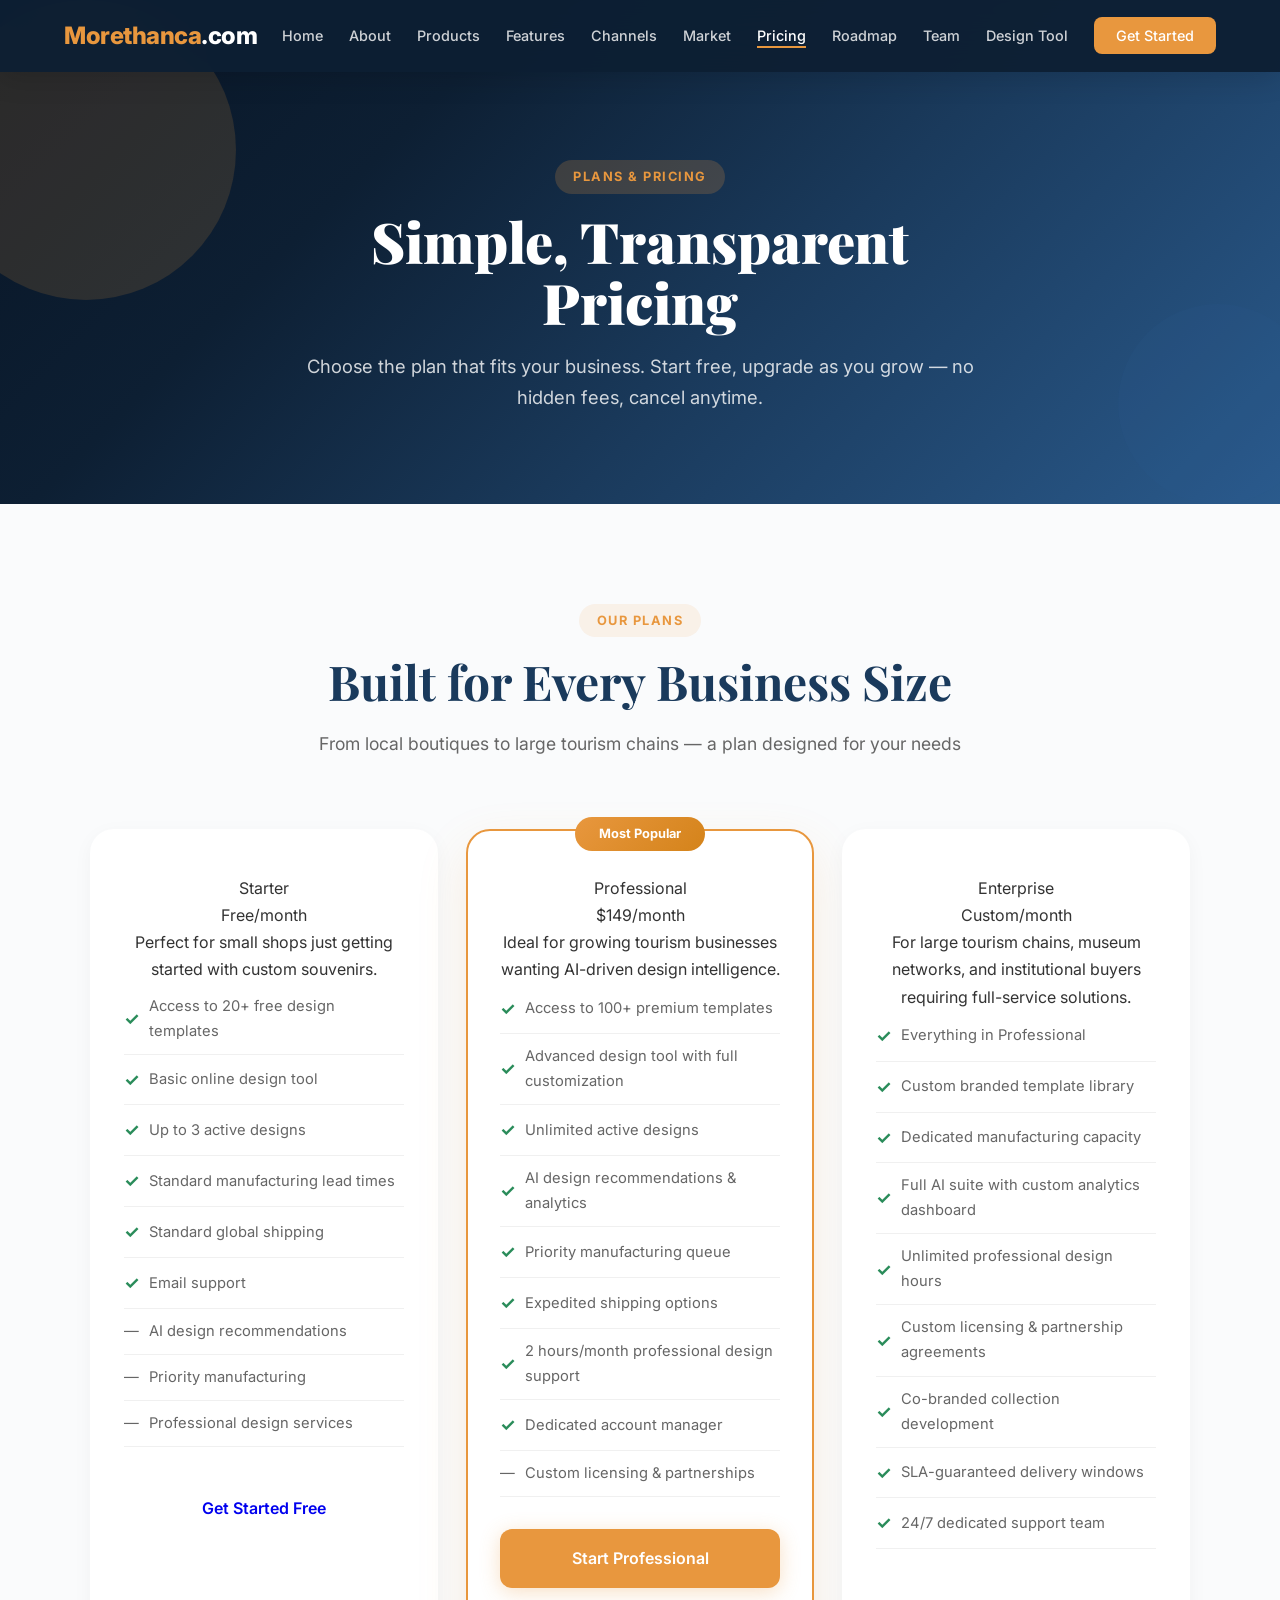
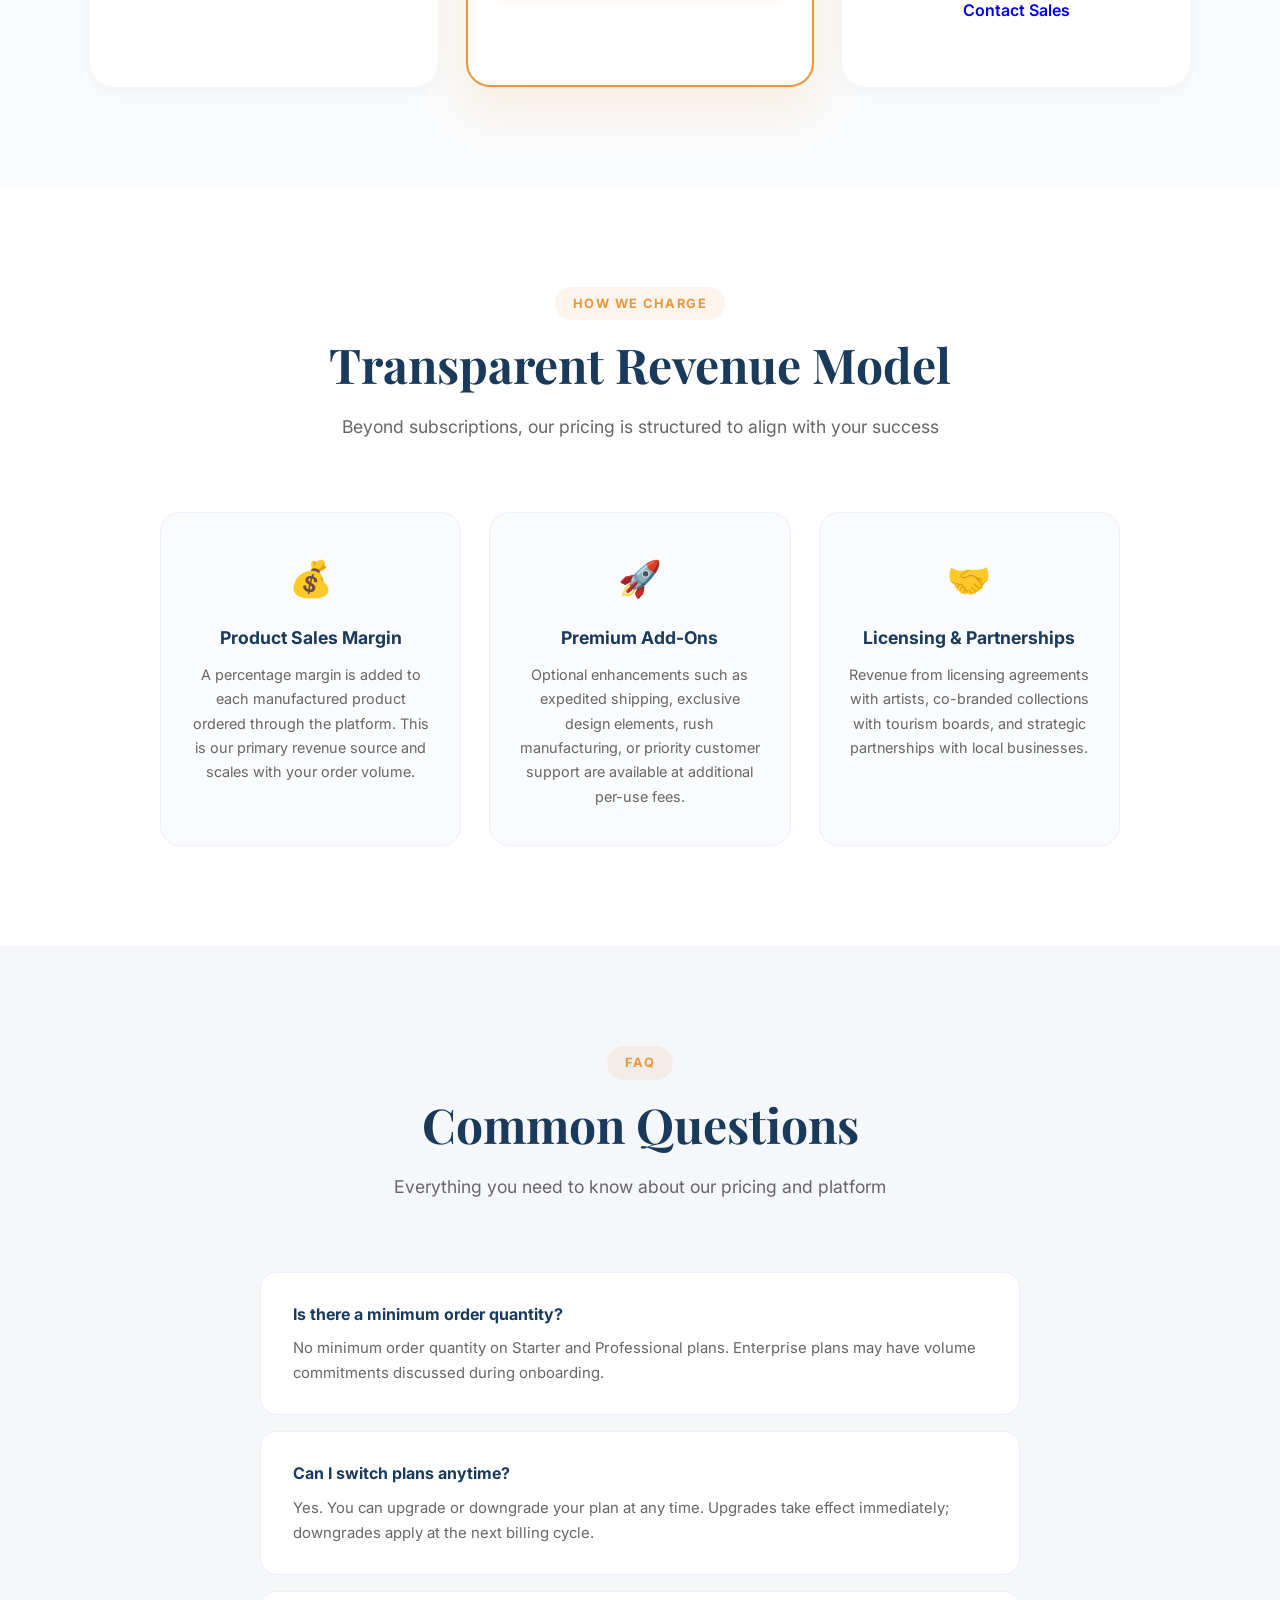
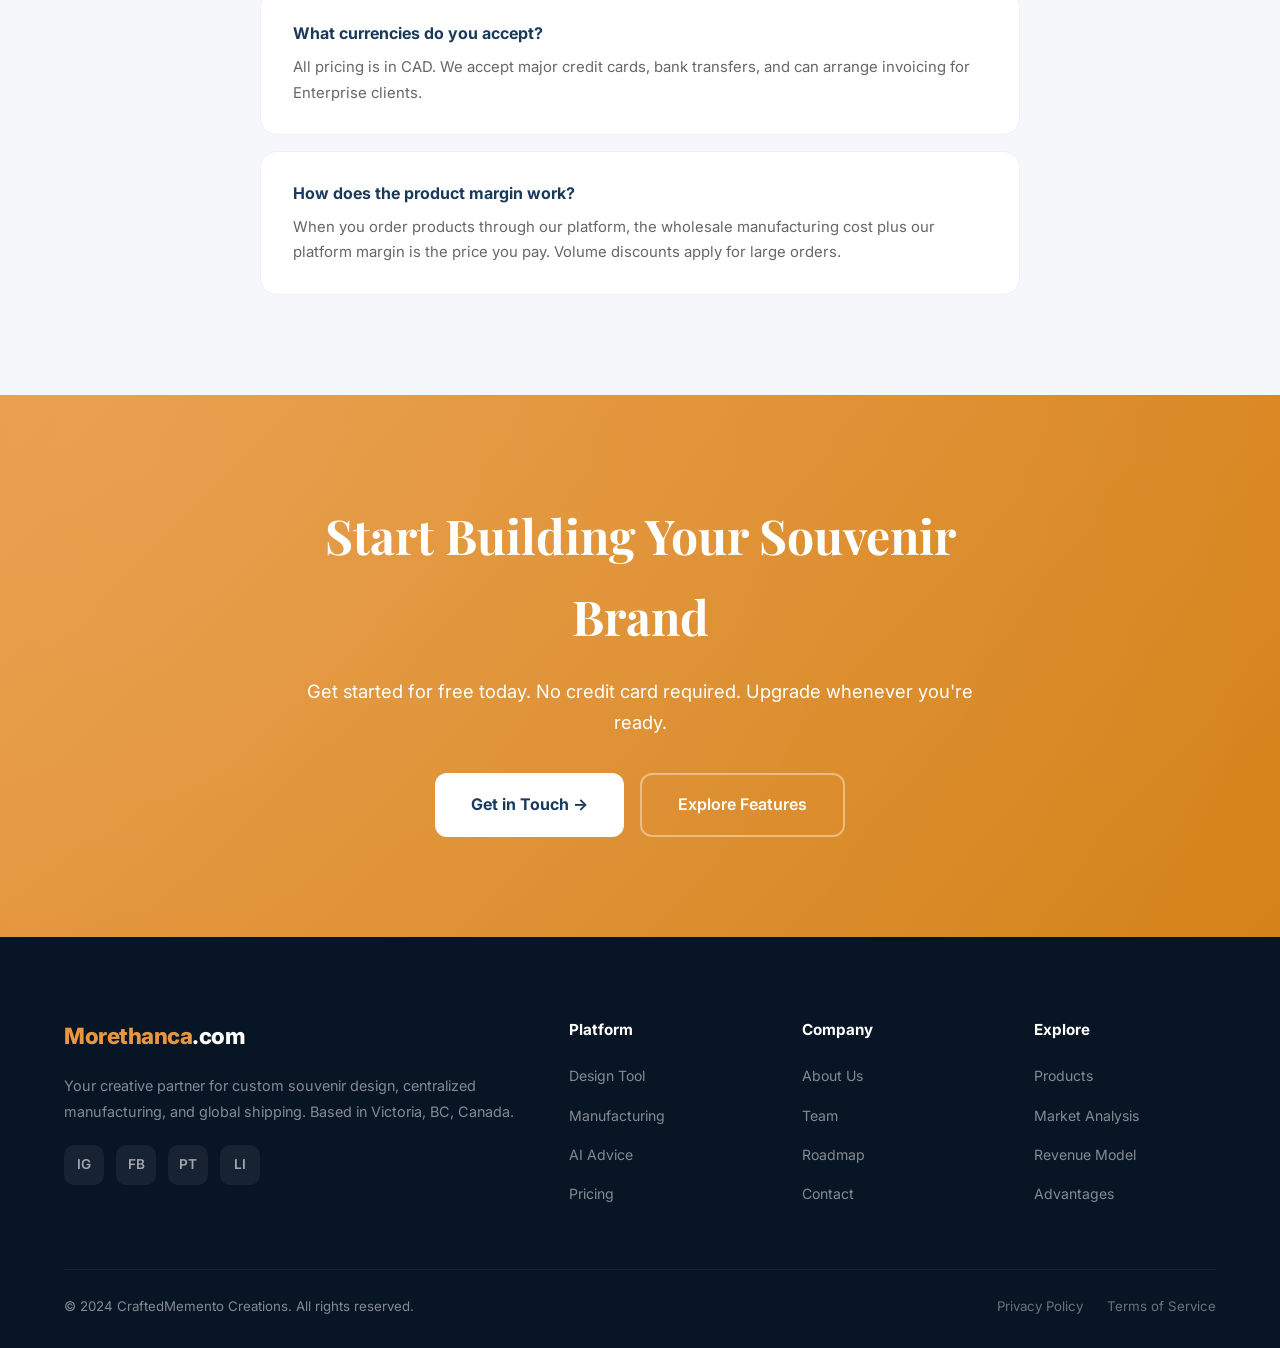
<file: pricing.html>
<!DOCTYPE html>
<html lang="en">
<head>
    <meta charset="UTF-8">
    <meta name="viewport" content="width=device-width, initial-scale=1.0">
    <title>Pricing - CraftedMemento Creations</title>
    <link rel="preconnect" href="https://fonts.googleapis.com">
    <link href="https://fonts.googleapis.com/css2?family=Inter:wght@300;400;500;600;700;800;900&family=Playfair+Display:wght@700;800;900&display=swap" rel="stylesheet">
    <style>
/* ========== RESET & VARIABLES ========== */
* { margin: 0; padding: 0; box-sizing: border-box; }
:root {
    --primary: #1a3a5c; --primary-light: #2a5a8c;
    --accent: #e8973e; --accent-dark: #d4831a;
    --light: #f5f7fa; --lighter: #fafbfc;
    --dark: #0d1f33; --darker: #081525;
    --text: #333; --text-light: #666; --text-muted: #888;
    --white: #ffffff; --green: #2a8c5a; --green-dark: #1a6b40; --purple: #6c5ce7;
}
html { scroll-behavior: smooth; }
body { font-family: 'Inter', 'Segoe UI', sans-serif; color: var(--text); line-height: 1.7; overflow-x: hidden; }

/* ========== ANIMATIONS ========== */
@keyframes fadeInUp { from { opacity:0; transform:translateY(40px); } to { opacity:1; transform:translateY(0); } }
@keyframes float { 0%,100% { transform:translateY(0); } 50% { transform:translateY(-20px); } }
@keyframes gradientShift { 0%,100% { background-position:0% 50%; } 50% { background-position:100% 50%; } }
@keyframes particle1 { 0%,100%{transform:translate(0,0) rotate(0deg);opacity:.3} 25%{transform:translate(100px,-50px) rotate(90deg);opacity:.6} 50%{transform:translate(50px,-100px) rotate(180deg);opacity:.3} 75%{transform:translate(-50px,-50px) rotate(270deg);opacity:.5} }
@keyframes particle2 { 0%,100%{transform:translate(0,0) rotate(0deg);opacity:.2} 33%{transform:translate(-80px,60px) rotate(120deg);opacity:.5} 66%{transform:translate(60px,30px) rotate(240deg);opacity:.3} }
.animate { opacity:0; transform:translateY(40px); transition:all .8s cubic-bezier(.4,0,.2,1); }
.animate.visible { opacity:1; transform:translateY(0); }
.animate-delay-1{transition-delay:.1s} .animate-delay-2{transition-delay:.2s}
.animate-delay-3{transition-delay:.3s} .animate-delay-4{transition-delay:.4s}
.animate-delay-5{transition-delay:.5s}

/* ========== COMMON ========== */
.container { max-width:1200px; margin:0 auto; }
section { padding:100px 5%; }
.section-header { text-align:center; margin-bottom:70px; }
.section-label { display:inline-block; background:rgba(232,151,62,.1); color:var(--accent); padding:6px 18px; border-radius:50px; font-size:.8rem; font-weight:700; letter-spacing:1.5px; text-transform:uppercase; margin-bottom:16px; }
.section-header h2 { font-family:'Playfair Display',serif; font-size:3rem; color:var(--primary); margin-bottom:18px; line-height:1.2; }
.section-header p { color:var(--text-light); font-size:1.1rem; max-width:650px; margin:0 auto; }
.btn { display:inline-flex; align-items:center; gap:8px; padding:16px 36px; border-radius:12px; font-size:1rem; font-weight:600; text-decoration:none; transition:all .3s; cursor:pointer; border:none; font-family:inherit; }
.btn-primary { background:var(--accent); color:var(--white); box-shadow:0 4px 20px rgba(232,151,62,.3); }
.btn-primary:hover { background:var(--accent-dark); transform:translateY(-3px); box-shadow:0 8px 30px rgba(232,151,62,.4); }
.btn-outline-light { border:2px solid rgba(255,255,255,.4); color:var(--white); background:transparent; }
.btn-outline-light:hover { background:rgba(255,255,255,.1); border-color:var(--white); }
.btn-outline-dark { border:2px solid var(--primary); color:var(--primary); background:transparent; }
.btn-outline-dark:hover { background:var(--primary); color:var(--white); }
.btn-white { background:var(--white); color:var(--primary); font-weight:700; }
.btn-white:hover { background:var(--light); transform:translateY(-3px); box-shadow:0 12px 35px rgba(0,0,0,.2); }
.btn-lg { padding:18px 44px; font-size:1.1rem; }
.check { color:var(--green); font-weight:700; font-size:1.1rem; }

/* ========== NAVIGATION ========== */
nav { position:fixed; top:0; width:100%; z-index:1000; padding:0 5%; display:flex; justify-content:space-between; align-items:center; height:72px; background:rgba(13,31,51,.95); backdrop-filter:blur(20px); box-shadow:0 4px 30px rgba(0,0,0,.15); transition:all .4s; }
nav.transparent { background:transparent; box-shadow:none; }
nav.scrolled { background:rgba(13,31,51,.97); box-shadow:0 4px 30px rgba(0,0,0,.2); }
.logo { color:var(--white); font-size:1.5rem; font-weight:800; text-decoration:none; letter-spacing:-.5px; }
.logo span { color:var(--accent); }
.nav-links { display:flex; list-style:none; gap:26px; align-items:center; }
.nav-links a { color:rgba(255,255,255,.8); text-decoration:none; font-size:.9rem; font-weight:500; transition:all .3s; position:relative; }
.nav-links a:hover, .nav-links a.active { color:var(--white); }
.nav-links a::after { content:''; position:absolute; bottom:-4px; left:0; width:0; height:2px; background:var(--accent); transition:width .3s; }
.nav-links a:hover::after, .nav-links a.active::after { width:100%; }
.nav-cta { background:var(--accent)!important; color:var(--white)!important; padding:10px 22px!important; border-radius:8px; }
.nav-cta::after { display:none!important; }
.nav-cta:hover { background:var(--accent-dark)!important; transform:translateY(-1px); }
.menu-toggle { display:none; cursor:pointer; flex-direction:column; gap:5px; background:none; border:none; padding:5px; }
.menu-toggle span { width:24px; height:2.5px; background:var(--white); border-radius:2px; display:block; transition:.3s; }

/* ========== HOME HERO ========== */
.hero { min-height:100vh; display:flex; align-items:center; justify-content:center; background:linear-gradient(135deg,var(--darker) 0%,var(--dark) 30%,var(--primary) 60%,var(--primary-light) 100%); color:var(--white); text-align:center; padding:140px 5% 80px; position:relative; overflow:hidden; }
.hero-particles { position:absolute; inset:0; overflow:hidden; }
.hero-particles .p { position:absolute; border-radius:50%; opacity:.15; }
.hero-particles .p:nth-child(1){width:300px;height:300px;background:var(--accent);top:10%;left:-5%;animation:particle1 20s infinite}
.hero-particles .p:nth-child(2){width:200px;height:200px;background:var(--primary-light);bottom:10%;right:-3%;animation:particle2 15s infinite}
.hero-particles .p:nth-child(3){width:150px;height:150px;background:var(--accent);top:50%;left:50%;animation:particle1 25s infinite reverse}
.hero-particles .p:nth-child(4){width:100px;height:100px;background:#fff;top:20%;right:20%;animation:particle2 18s infinite}
.hero-content { position:relative; z-index:1; max-width:900px; }
.hero-badge { display:inline-block; background:rgba(232,151,62,.15); border:1px solid rgba(232,151,62,.3); color:var(--accent); padding:8px 20px; border-radius:50px; font-size:.85rem; font-weight:600; margin-bottom:28px; }
.hero h1 { font-family:'Playfair Display',serif; font-size:4.5rem; margin-bottom:16px; font-weight:900; line-height:1.1; }
.hero h1 span { color:var(--accent); }
.hero .tagline { font-size:1.4rem; font-weight:300; opacity:.9; margin-bottom:18px; }
.hero .desc { font-size:1.1rem; opacity:.75; margin-bottom:45px; max-width:650px; margin-left:auto; margin-right:auto; line-height:1.8; }
.hero-buttons { display:flex; gap:16px; justify-content:center; flex-wrap:wrap; }
.hero-stats { display:flex; justify-content:center; gap:60px; margin-top:70px; padding-top:40px; border-top:1px solid rgba(255,255,255,.1); flex-wrap:wrap; }
.hero-stat { text-align:center; }
.hero-stat .num { font-size:2rem; font-weight:800; color:var(--accent); }
.hero-stat .lbl { font-size:.85rem; opacity:.6; margin-top:4px; }

/* ========== HOME OVERVIEW ========== */
.home-overview { background:var(--light); }
.overview-grid { display:grid; grid-template-columns:repeat(3,1fr); gap:30px; }
.overview-card { background:var(--white); border-radius:20px; padding:36px 28px; text-align:center; border:1px solid #eef; box-shadow:0 4px 15px rgba(0,0,0,.04); transition:all .4s; }
.overview-card:hover { transform:translateY(-8px); box-shadow:0 20px 40px rgba(0,0,0,.08); border-color:var(--accent); }
.overview-icon { width:70px; height:70px; border-radius:50%; margin:0 auto 20px; display:flex; align-items:center; justify-content:center; font-size:1.8rem; color:var(--white); }
.oi-1 { background:linear-gradient(135deg,var(--primary),var(--primary-light)); }
.oi-2 { background:linear-gradient(135deg,var(--accent),var(--accent-dark)); }
.oi-3 { background:linear-gradient(135deg,var(--green),var(--green-dark)); }
.oi-4 { background:linear-gradient(135deg,var(--purple),#5a4bd1); }
.oi-5 { background:linear-gradient(135deg,#e85d5d,#c0392b); }
.oi-6 { background:linear-gradient(135deg,#0984e3,#0652dd); }
.overview-card h3 { color:var(--primary); font-size:1.1rem; margin-bottom:10px; }
.overview-card p { color:var(--text-light); font-size:.9rem; }

/* ========== PAGE HERO ========== */
.page-hero { padding:160px 5% 90px; text-align:center; color:var(--white); position:relative; overflow:hidden; background:linear-gradient(135deg,var(--darker) 0%,var(--dark) 30%,var(--primary) 60%,var(--primary-light) 100%); }
.page-hero .hero-particles { position:absolute; inset:0; overflow:hidden; }
.page-hero .hero-particles .p { position:absolute; border-radius:50%; opacity:.15; }
.page-hero .hero-particles .p:nth-child(1){width:300px;height:300px;background:var(--accent);top:0;left:-5%;animation:particle1 20s infinite}
.page-hero .hero-particles .p:nth-child(2){width:200px;height:200px;background:var(--primary-light);bottom:0;right:-3%;animation:particle2 15s infinite}
.page-hero-content { position:relative; z-index:1; max-width:700px; margin:0 auto; }
.page-hero .section-label { background:rgba(232,151,62,.2); }
.page-hero h1 { font-family:'Playfair Display',serif; font-size:3.5rem; margin-bottom:18px; font-weight:900; line-height:1.1; }
.page-hero p { font-size:1.15rem; opacity:.8; }

/* ========== ABOUT ========== */
.about-grid { display:grid; grid-template-columns:1fr 1fr; gap:80px; align-items:center; }
.about-content .label { display:inline-block; background:rgba(232,151,62,.1); color:var(--accent); padding:6px 18px; border-radius:50px; font-size:.8rem; font-weight:700; letter-spacing:1.5px; text-transform:uppercase; margin-bottom:20px; }
.about-content h2 { font-family:'Playfair Display',serif; font-size:2.8rem; color:var(--primary); margin-bottom:24px; line-height:1.2; }
.about-content p { color:var(--text-light); margin-bottom:18px; font-size:1.05rem; }
.highlight-box { background:linear-gradient(135deg,var(--primary),var(--primary-light)); color:var(--white); padding:24px 28px; border-radius:16px; margin:25px 0; font-weight:500; font-size:1.05rem; line-height:1.7; }
.about-card-stack { position:relative; min-height:480px; }
.about-float-card { position:absolute; background:var(--white); border-radius:16px; padding:28px; box-shadow:0 15px 40px rgba(0,0,0,.08); border:1px solid #eef; }
.about-float-card.card-1{top:0;left:0;right:30px;z-index:3;animation:float 6s ease-in-out infinite}
.about-float-card.card-2{top:155px;left:30px;right:0;z-index:2;animation:float 6s ease-in-out infinite 1s}
.about-float-card.card-3{top:310px;left:15px;right:15px;z-index:1;animation:float 6s ease-in-out infinite 2s}
.card-icon{width:50px;height:50px;border-radius:12px;display:flex;align-items:center;justify-content:center;font-size:1.5rem;margin-bottom:15px;color:var(--white)}
.card-icon.blue{background:linear-gradient(135deg,var(--primary),var(--primary-light))}
.card-icon.orange{background:linear-gradient(135deg,var(--accent),var(--accent-dark))}
.card-icon.green{background:linear-gradient(135deg,var(--green),var(--green-dark))}
.about-float-card h4{color:var(--primary);font-size:1.05rem;margin-bottom:6px}
.about-float-card p{color:var(--text-light);font-size:.88rem;line-height:1.6}

/* ========== BENEFITS ========== */
.benefits-main { display:grid; grid-template-columns:1fr 1fr; gap:60px; align-items:center; }
.benefits-list { display:flex; flex-direction:column; gap:20px; }
.benefit-row { display:flex; gap:20px; padding:24px; background:var(--white); border-radius:16px; box-shadow:0 4px 15px rgba(0,0,0,.04); transition:all .3s; border:1px solid transparent; }
.benefit-row:hover { border-color:var(--accent); box-shadow:0 8px 30px rgba(0,0,0,.08); transform:translateX(6px); }
.benefit-icon { flex-shrink:0; width:52px; height:52px; border-radius:14px; display:flex; align-items:center; justify-content:center; font-size:1.3rem; color:var(--white); }
.b1{background:linear-gradient(135deg,#e85d5d,#c0392b)} .b2{background:linear-gradient(135deg,var(--accent),var(--accent-dark))}
.b3{background:linear-gradient(135deg,var(--primary),var(--primary-light))} .b4{background:linear-gradient(135deg,var(--green),var(--green-dark))}
.benefit-row h4{color:var(--primary);font-size:1.05rem;margin-bottom:4px}
.benefit-row p{color:var(--text-light);font-size:.9rem}
.benefits-visual { background:linear-gradient(135deg,var(--primary),var(--primary-light)); border-radius:24px; padding:50px 40px; color:var(--white); position:relative; overflow:hidden; }
.benefits-visual::before{content:'';position:absolute;top:-60px;right:-60px;width:200px;height:200px;border-radius:50%;background:rgba(232,151,62,.2)}
.benefits-visual::after{content:'';position:absolute;bottom:-40px;left:-40px;width:150px;height:150px;border-radius:50%;background:rgba(255,255,255,.05)}
.benefits-visual h3{font-family:'Playfair Display',serif;font-size:2rem;margin-bottom:20px;position:relative;z-index:1}
.benefits-visual p{opacity:.85;position:relative;z-index:1;margin-bottom:12px;font-size:1.05rem}
.benefits-visual .quote{font-style:italic;opacity:.7;border-left:3px solid var(--accent);padding-left:18px;margin-top:30px;position:relative;z-index:1}

/* ========== LOCATION ========== */
.location-section { background:linear-gradient(135deg,var(--darker),var(--dark),var(--primary)); color:var(--white); position:relative; overflow:hidden; }
.location-grid { display:grid; grid-template-columns:1fr 1fr; gap:60px; align-items:center; position:relative; z-index:1; }
.location-text h3{font-family:'Playfair Display',serif;font-size:2.2rem;margin-bottom:20px}
.location-text p{opacity:.75;margin-bottom:15px;font-size:1.05rem}
.location-features{display:grid;grid-template-columns:1fr 1fr;gap:16px;margin-top:30px}
.loc-feat{background:rgba(255,255,255,.06);border:1px solid rgba(255,255,255,.1);padding:20px;border-radius:14px;text-align:center}
.loc-feat .val{font-size:1.8rem;font-weight:800;color:var(--accent)}
.loc-feat .lbl{font-size:.8rem;opacity:.6;margin-top:4px}
.location-map{background:rgba(255,255,255,.05);border:1px solid rgba(255,255,255,.1);border-radius:24px;padding:40px;text-align:center}
.map-pin{font-size:4rem;margin-bottom:20px;display:block}
.location-map h4{font-size:1.3rem;margin-bottom:8px}
.location-map p{opacity:.6;font-size:.95rem}
.advantages-list{text-align:left;margin-top:24px;list-style:none}
.advantages-list li{padding:8px 0;font-size:.9rem;opacity:.75;display:flex;align-items:center;gap:10px}
.advantages-list li::before{content:'\2713';color:var(--accent);font-weight:700}

/* ========== PRODUCTS ========== */
.products-grid { display:grid; grid-template-columns:repeat(4,1fr); gap:24px; }
.product-item { background:var(--white); border-radius:16px; padding:36px 20px; text-align:center; transition:all .4s; box-shadow:0 4px 15px rgba(0,0,0,.04); border:1px solid #eef; cursor:default; }
.product-item:hover { transform:translateY(-8px); box-shadow:0 20px 40px rgba(0,0,0,.1); border-color:var(--accent); }
.product-emoji{font-size:3.5rem;margin-bottom:18px;display:block}
.product-item h4{color:var(--primary);font-size:1.05rem;margin-bottom:6px}
.product-item p{color:var(--text-muted);font-size:.85rem}

/* ========== HOW IT WORKS ========== */
.steps-container { position:relative; max-width:1000px; margin:0 auto; }
.steps-line { position:absolute; top:40px; left:60px; right:60px; height:3px; background:linear-gradient(to right,var(--primary),var(--accent),var(--green)); z-index:0; }
.steps-grid { display:grid; grid-template-columns:repeat(4,1fr); gap:30px; position:relative; z-index:1; }
.step-card { text-align:center; }
.step-num { width:80px; height:80px; border-radius:50%; margin:0 auto 24px; display:flex; align-items:center; justify-content:center; font-size:1.5rem; font-weight:800; color:var(--white); box-shadow:0 8px 25px rgba(26,58,92,.3); }
.step-card:nth-child(1) .step-num{background:linear-gradient(135deg,var(--primary),var(--primary-light))}
.step-card:nth-child(2) .step-num{background:linear-gradient(135deg,var(--accent),var(--accent-dark));box-shadow:0 8px 25px rgba(232,151,62,.3)}
.step-card:nth-child(3) .step-num{background:linear-gradient(135deg,var(--green),var(--green-dark));box-shadow:0 8px 25px rgba(42,140,90,.3)}
.step-card:nth-child(4) .step-num{background:linear-gradient(135deg,var(--purple),#5a4bd1);box-shadow:0 8px 25px rgba(108,92,231,.3)}
.step-card h3{color:var(--primary);margin-bottom:10px;font-size:1.15rem}
.step-card p{color:var(--text-light);font-size:.9rem;padding:0 10px}

/* ========== FEATURES ========== */
.features-grid { display:grid; grid-template-columns:repeat(2,1fr); gap:28px; }
.feature-card { display:flex; gap:24px; background:var(--lighter); padding:36px; border-radius:20px; transition:all .4s; border:1px solid transparent; }
.feature-card:hover { background:var(--white); border-color:rgba(232,151,62,.2); box-shadow:0 20px 50px rgba(0,0,0,.06); transform:translateY(-4px); }
.feature-num { flex-shrink:0; width:52px; height:52px; border-radius:14px; display:flex; align-items:center; justify-content:center; font-size:1.2rem; font-weight:800; background:linear-gradient(135deg,var(--primary),var(--primary-light)); color:var(--white); }
.feature-card h3{color:var(--primary);font-size:1.15rem;margin-bottom:8px}
.feature-card p{color:var(--text-light);font-size:.95rem}

/* ========== ADVANTAGES ========== */
.advantages-section { background:linear-gradient(135deg,var(--darker),var(--primary)); color:var(--white); }
.advantages-section .section-header h2{color:var(--white)}
.advantages-section .section-header p{color:rgba(255,255,255,.6)}
.adv-grid { display:grid; grid-template-columns:repeat(3,1fr); gap:24px; }
.adv-card { background:rgba(255,255,255,.05); border:1px solid rgba(255,255,255,.1); border-radius:20px; padding:36px 28px; transition:all .4s; position:relative; overflow:hidden; }
.adv-card::before{content:'';position:absolute;top:0;left:0;right:0;height:3px;background:linear-gradient(to right,var(--accent),transparent);opacity:0;transition:opacity .4s}
.adv-card:hover{background:rgba(255,255,255,.08);transform:translateY(-5px)}
.adv-card:hover::before{opacity:1}
.adv-num{font-size:3rem;font-weight:900;color:rgba(232,151,62,.2);margin-bottom:15px;line-height:1}
.adv-card h3{font-size:1.15rem;margin-bottom:12px;color:var(--white)}
.adv-card p{color:rgba(255,255,255,.6);font-size:.92rem}

/* ========== MARKET ========== */
.market-grid { display:grid; grid-template-columns:1fr 1fr; gap:28px; margin-bottom:50px; }
.market-card { background:var(--white); border-radius:20px; padding:36px; border:1px solid #eef; box-shadow:0 4px 15px rgba(0,0,0,.04); transition:all .3s; }
.market-card:hover{box-shadow:0 12px 35px rgba(0,0,0,.08)}
.tag{display:inline-block;padding:4px 14px;border-radius:6px;font-size:.75rem;font-weight:700;margin-bottom:16px;text-transform:uppercase;letter-spacing:1px}
.tag-blue{background:rgba(26,58,92,.08);color:var(--primary)}
.tag-orange{background:rgba(232,151,62,.1);color:var(--accent)}
.tag-green{background:rgba(42,140,90,.1);color:var(--green)}
.tag-purple{background:rgba(108,92,231,.1);color:var(--purple)}
.tag-red{background:rgba(232,93,93,.1);color:#e85d5d}
.market-card h3{color:var(--primary);font-size:1.2rem;margin-bottom:12px}
.market-card p{color:var(--text-light);font-size:.95rem}
.market-card ul{list-style:none;margin-top:12px}
.market-card ul li{padding:6px 0;color:var(--text-light);font-size:.9rem;display:flex;align-items:flex-start;gap:10px}
.market-card ul li::before{content:'\2022';color:var(--accent);font-weight:700;font-size:1.2rem;line-height:1.4}
.target-market{background:linear-gradient(135deg,var(--primary),var(--primary-light));border-radius:24px;padding:50px;color:var(--white)}
.target-market h3{font-family:'Playfair Display',serif;font-size:1.8rem;margin-bottom:12px}
.target-market > p{opacity:.8;margin-bottom:24px}
.target-chips{display:flex;flex-wrap:wrap;gap:12px}
.chip{background:rgba(255,255,255,.12);border:1px solid rgba(255,255,255,.2);padding:10px 22px;border-radius:50px;font-size:.9rem;color:var(--white);transition:all .3s}
.chip:hover{background:rgba(255,255,255,.2);transform:translateY(-2px)}

/* ========== REVENUE ========== */
.revenue-grid { display:grid; grid-template-columns:repeat(3,1fr); gap:24px; }
.revenue-card { background:var(--lighter); border-radius:20px; padding:32px 28px; border:1px solid #eef; transition:all .4s; position:relative; overflow:hidden; }
.revenue-card::before{content:'';position:absolute;top:0;left:0;width:4px;height:100%;background:var(--accent);opacity:0;transition:opacity .3s}
.revenue-card:hover{border-color:rgba(232,151,62,.3);box-shadow:0 12px 35px rgba(0,0,0,.06)}
.revenue-card:hover::before{opacity:1}
.rev-icon{font-size:2rem;margin-bottom:15px;display:block}
.revenue-card h3{color:var(--primary);font-size:1.1rem;margin-bottom:10px}
.revenue-card p{color:var(--text-light);font-size:.9rem}
.rev-tag{display:inline-block;margin-top:12px;padding:4px 12px;border-radius:6px;font-size:.75rem;font-weight:600}
.rev-tag-main{background:rgba(232,151,62,.1);color:var(--accent)}
.rev-tag-sub{background:rgba(26,58,92,.06);color:var(--primary)}

/* ========== SALES CHANNELS ========== */
.sales-grid { display:grid; grid-template-columns:repeat(3,1fr); gap:24px; }
.sales-card { background:var(--lighter); border-radius:20px; padding:32px 24px; border:1px solid #eef; transition:all .4s; text-align:center; }
.sales-card:hover{background:var(--white);box-shadow:0 15px 40px rgba(0,0,0,.06);transform:translateY(-5px)}
.sales-icon{font-size:2.5rem;margin-bottom:16px;display:block}
.sales-card h3{color:var(--primary);font-size:1.05rem;margin-bottom:8px}
.sales-card p{color:var(--text-light);font-size:.88rem}

/* ========== PRICING ========== */
.pricing-grid { display:grid; grid-template-columns:repeat(3,1fr); gap:28px; max-width:1100px; margin:0 auto; }
.pricing-card { background:var(--white); border-radius:24px; padding:44px 32px; text-align:center; box-shadow:0 5px 20px rgba(0,0,0,.04); transition:all .4s; border:2px solid transparent; position:relative; }
.pricing-card.featured{border-color:var(--accent);box-shadow:0 20px 50px rgba(232,151,62,.15)}
.pricing-card:hover{transform:translateY(-8px);box-shadow:0 25px 50px rgba(0,0,0,.1)}
.pricing-badge{position:absolute;top:-14px;left:50%;transform:translateX(-50%);background:linear-gradient(135deg,var(--accent),var(--accent-dark));color:var(--white);padding:6px 24px;border-radius:50px;font-size:.8rem;font-weight:700;white-space:nowrap}
.plan-icon{font-size:2.5rem;margin-bottom:15px;display:block}
.plan-name{font-size:1.4rem;color:var(--primary);font-weight:800;margin-bottom:6px}
.plan-desc{color:var(--text-muted);font-size:.9rem;margin-bottom:28px}
.plan-price{font-size:3rem;font-weight:900;color:var(--primary);margin-bottom:30px;line-height:1}
.plan-price sub{font-size:1rem;font-weight:400;color:var(--text-muted)}
.pricing-card ul{list-style:none;text-align:left;margin-bottom:32px}
.pricing-card ul li{padding:10px 0;color:var(--text-light);font-size:.92rem;border-bottom:1px solid #f0f0f0;display:flex;align-items:center;gap:10px}
.btn-pricing{width:100%;justify-content:center}

/* ========== ROADMAP ========== */
.roadmap { max-width:900px; margin:0 auto; display:grid; grid-template-columns:1fr 1fr; position:relative; }
.roadmap::before{content:'';position:absolute;left:50%;top:0;bottom:0;width:3px;background:linear-gradient(to bottom,var(--primary),var(--accent),var(--green));transform:translateX(-50%)}
.milestone{padding:30px;position:relative}
.milestone:nth-child(odd){text-align:right;padding-right:60px}
.milestone:nth-child(even){padding-left:60px;grid-column:2}
.milestone::after{content:'';position:absolute;top:38px;width:16px;height:16px;border-radius:50%;background:var(--accent);border:4px solid var(--white);box-shadow:0 0 0 3px var(--accent),0 4px 10px rgba(0,0,0,.15)}
.milestone:nth-child(odd)::after{right:-8px}
.milestone:nth-child(even)::after{left:-8px}
.m-date{color:var(--accent);font-weight:700;font-size:.85rem;letter-spacing:1px;text-transform:uppercase}
.milestone h4{color:var(--primary);font-size:1.2rem;margin:6px 0}
.milestone p{color:var(--text-light);font-size:.9rem}
.m-tag{display:inline-block;margin-top:8px;padding:3px 10px;border-radius:6px;font-size:.75rem;font-weight:600}
.m-tag-done{background:rgba(42,140,90,.1);color:var(--green)}
.m-tag-progress{background:rgba(232,151,62,.1);color:var(--accent)}
.m-tag-upcoming{background:rgba(26,58,92,.06);color:var(--primary)}
.long-term{max-width:900px;margin:50px auto 0;display:grid;grid-template-columns:1fr 1fr;gap:24px}
.lt-card{background:var(--lighter);border-radius:20px;padding:32px;border:1px solid #eef}
.lt-card h4{color:var(--primary);margin-bottom:8px;font-size:1.1rem}
.lt-card p{color:var(--text-light);font-size:.9rem}

/* ========== TEAM ========== */
.team-grid{display:grid;grid-template-columns:repeat(3,1fr);gap:30px;max-width:1000px;margin:0 auto 60px}
.team-card{background:var(--white);border-radius:24px;padding:44px 28px 36px;text-align:center;box-shadow:0 5px 25px rgba(0,0,0,.04);transition:all .4s;border:1px solid transparent}
.team-card:hover{transform:translateY(-8px);box-shadow:0 20px 50px rgba(0,0,0,.08);border-color:var(--accent)}
.team-avatar{width:100px;height:100px;border-radius:50%;margin:0 auto 20px;display:flex;align-items:center;justify-content:center;font-size:2rem;font-weight:800;color:var(--white);box-shadow:0 8px 25px rgba(0,0,0,.15)}
.ta-1{background:linear-gradient(135deg,var(--primary),var(--primary-light))}
.ta-2{background:linear-gradient(135deg,var(--accent),var(--accent-dark))}
.ta-3{background:linear-gradient(135deg,var(--green),var(--green-dark))}
.team-card h3{color:var(--primary);font-size:1.15rem;margin-bottom:4px}
.team-card .role{color:var(--accent);font-weight:700;font-size:.85rem;margin-bottom:16px;text-transform:uppercase;letter-spacing:.5px}
.team-card p{color:var(--text-light);font-size:.88rem}
.org-chart{max-width:900px;margin:0 auto}
.org-title{text-align:center;font-family:'Playfair Display',serif;font-size:1.8rem;color:var(--primary);margin-bottom:30px}
.org-ceo{background:linear-gradient(135deg,var(--primary),var(--primary-light));color:var(--white);border-radius:16px;padding:24px 32px;text-align:center;max-width:320px;margin:0 auto 20px}
.org-ceo h4{font-size:1.1rem;margin-bottom:4px}
.org-ceo p{opacity:.8;font-size:.85rem}
.org-line{width:3px;height:30px;background:linear-gradient(to bottom,var(--primary),var(--accent));margin:0 auto}
.org-departments{display:grid;grid-template-columns:repeat(4,1fr);gap:16px}
.org-dept{background:var(--white);border-radius:16px;padding:24px 16px;text-align:center;border:1px solid #eef;transition:all .3s}
.org-dept:hover{border-color:var(--accent);box-shadow:0 8px 25px rgba(0,0,0,.06)}
.dept-icon{font-size:2rem;margin-bottom:10px;display:block}
.org-dept h4{color:var(--primary);font-size:.9rem;margin-bottom:6px}
.org-dept p{color:var(--text-muted);font-size:.78rem}

/* ========== CONTACT ========== */
.contact-grid{display:grid;grid-template-columns:1fr 1.3fr;gap:60px;max-width:1000px;margin:0 auto}
.contact-info h3{font-family:'Playfair Display',serif;font-size:2rem;color:var(--primary);margin-bottom:20px}
.contact-info > p{color:var(--text-light);margin-bottom:30px;font-size:1.05rem}
.contact-item{display:flex;gap:16px;margin-bottom:24px;align-items:flex-start}
.contact-item-icon{flex-shrink:0;width:48px;height:48px;border-radius:12px;background:linear-gradient(135deg,var(--primary),var(--primary-light));color:var(--white);display:flex;align-items:center;justify-content:center;font-size:1.2rem}
.contact-item h4{color:var(--primary);font-size:1rem;margin-bottom:2px}
.contact-item p{color:var(--text-light);font-size:.9rem;margin:0}
.contact-form{background:var(--white);border-radius:24px;padding:44px;box-shadow:0 10px 40px rgba(0,0,0,.06);border:1px solid #eef}
.contact-form h3{font-family:'Playfair Display',serif;font-size:1.6rem;color:var(--primary);margin-bottom:28px}
.form-row{display:grid;grid-template-columns:1fr 1fr;gap:16px}
.form-group{margin-bottom:20px}
.form-group label{display:block;font-size:.9rem;font-weight:600;color:var(--primary);margin-bottom:8px}
.form-group input,.form-group textarea,.form-group select{width:100%;padding:14px 16px;border:1.5px solid #dde;border-radius:10px;font-family:inherit;font-size:.95rem;transition:border-color .3s;outline:none;background:var(--lighter)}
.form-group input:focus,.form-group textarea:focus,.form-group select:focus{border-color:var(--accent);background:var(--white)}
.form-group textarea{resize:vertical;min-height:130px}

/* ========== CTA SECTION ========== */
.cta-section{background:linear-gradient(135deg,var(--accent),var(--accent-dark),#c0711a);background-size:200% 200%;animation:gradientShift 8s ease infinite;text-align:center;color:var(--white);padding:100px 5%;position:relative;overflow:hidden}
.cta-section::before{content:'';position:absolute;top:-50%;left:-50%;width:200%;height:200%;background:radial-gradient(circle at 30% 30%,rgba(255,255,255,.1),transparent 60%)}
.cta-content{position:relative;z-index:1;max-width:700px;margin:0 auto}
.cta-section h2{font-family:'Playfair Display',serif;font-size:3rem;margin-bottom:18px}
.cta-section p{font-size:1.15rem;opacity:.9;margin-bottom:35px}
.cta-buttons{display:flex;gap:16px;justify-content:center;flex-wrap:wrap}

/* ========== FOOTER ========== */
footer{background:var(--darker);color:rgba(255,255,255,.5);padding:80px 5% 30px}
.footer-top{display:grid;grid-template-columns:2.5fr 1fr 1fr 1fr;gap:50px;max-width:1200px;margin:0 auto}
.footer-brand .logo{font-size:1.4rem;display:inline-block;margin-bottom:18px}
.footer-brand p{font-size:.9rem;line-height:1.8;margin-bottom:20px}
.social-links{display:flex;gap:12px}
.social-link{width:40px;height:40px;border-radius:10px;background:rgba(255,255,255,.06);display:flex;align-items:center;justify-content:center;color:rgba(255,255,255,.6);text-decoration:none;font-size:.85rem;font-weight:600;transition:all .3s}
.social-link:hover{background:var(--accent);color:var(--white);transform:translateY(-2px)}
footer h4{color:var(--white);margin-bottom:20px;font-size:.95rem;font-weight:700}
footer ul{list-style:none}
footer ul li{margin-bottom:12px}
footer ul a{color:rgba(255,255,255,.5);text-decoration:none;font-size:.88rem;transition:all .3s}
footer ul a:hover{color:var(--accent);padding-left:4px}
.footer-bottom{max-width:1200px;margin:50px auto 0;padding-top:25px;border-top:1px solid rgba(255,255,255,.06);display:flex;justify-content:space-between;align-items:center;font-size:.83rem}
.footer-bottom-links{display:flex;gap:24px}
.footer-bottom-links a{color:rgba(255,255,255,.4);text-decoration:none;font-size:.83rem}
.footer-bottom-links a:hover{color:var(--accent)}

/* ========== RESPONSIVE ========== */
@media(max-width:1024px){
    .features-grid,.adv-grid,.revenue-grid,.sales-grid{grid-template-columns:repeat(2,1fr)}
    .products-grid{grid-template-columns:repeat(3,1fr)}
    .org-departments{grid-template-columns:repeat(2,1fr)}
    .overview-grid{grid-template-columns:repeat(2,1fr)}
}
@media(max-width:768px){
    .hero h1{font-size:2.8rem} .page-hero h1{font-size:2.5rem} .section-header h2{font-size:2rem}
    .about-grid,.benefits-main,.market-grid,.location-grid,.contact-grid{grid-template-columns:1fr}
    .about-card-stack{min-height:auto}
    .about-float-card{position:relative!important;top:auto!important;left:auto!important;right:auto!important;margin-bottom:16px;animation:none!important}
    .features-grid,.adv-grid,.revenue-grid,.sales-grid,.pricing-grid{grid-template-columns:1fr}
    .products-grid{grid-template-columns:repeat(2,1fr)}
    .steps-grid{grid-template-columns:1fr 1fr} .steps-line{display:none}
    .roadmap{grid-template-columns:1fr}
    .roadmap::before{left:20px}
    .milestone:nth-child(odd),.milestone:nth-child(even){text-align:left;padding-left:50px;padding-right:20px;grid-column:1}
    .milestone::after{left:12px!important;right:auto!important}
    .team-grid{grid-template-columns:1fr;max-width:380px}
    .org-departments{grid-template-columns:1fr 1fr}
    .long-term,.form-row{grid-template-columns:1fr}
    .nav-links{display:none;position:absolute;top:72px;left:0;width:100%;background:rgba(13,31,51,.98);backdrop-filter:blur(20px);flex-direction:column;padding:24px 5%;gap:16px}
    .nav-links.active{display:flex}
    .menu-toggle{display:flex}
    .footer-top{grid-template-columns:1fr}
    .footer-bottom{flex-direction:column;gap:12px}
    .location-features{grid-template-columns:1fr 1fr}
    .hero-stats{gap:30px}
    section{padding:80px 5%}
    .overview-grid{grid-template-columns:1fr}
}
@media(max-width:480px){
    .hero h1{font-size:2.2rem} .page-hero h1{font-size:2rem}
    .products-grid{grid-template-columns:repeat(2,1fr)}
    .steps-grid{grid-template-columns:1fr}
    .location-features{grid-template-columns:1fr}
}

</style>
</head>
<body>

<nav id="navbar">
    <a href="index.html" class="logo"><span>Morethanca</span>.com</a>
    <ul class="nav-links" id="navLinks">
        <li><a href="index.html">Home</a></li>
        <li><a href="about.html">About</a></li>
        <li><a href="products.html">Products</a></li>
        <li><a href="features.html">Features</a></li>
        <li><a href="channels.html">Channels</a></li>
        <li><a href="market.html">Market</a></li>
        <li><a href="pricing.html" class="active">Pricing</a></li>
        <li><a href="roadmap.html">Roadmap</a></li>
        <li><a href="team.html">Team</a></li>
        <li><a href="design-tool.html">Design Tool</a></li>
        <li><a href="contact.html" class="nav-cta">Get Started</a></li>
    </ul>
    <button class="menu-toggle" onclick="document.getElementById('navLinks').classList.toggle('active')" aria-label="Menu">
        <span></span><span></span><span></span>
    </button>
</nav>

<!-- PAGE HERO -->
<div class="page-hero">
    <div class="hero-particles"><div class="p"></div><div class="p"></div></div>
    <div class="page-hero-content">
        <div class="section-label">Plans &amp; Pricing</div>
        <h1>Simple, Transparent Pricing</h1>
        <p>Choose the plan that fits your business. Start free, upgrade as you grow &mdash; no hidden fees, cancel anytime.</p>
    </div>
</div>

<!-- PRICING CARDS -->
<section style="background:var(--lighter);">
    <div class="container">
        <div class="section-header animate">
            <div class="section-label">Our Plans</div>
            <h2>Built for Every Business Size</h2>
            <p>From local boutiques to large tourism chains &mdash; a plan designed for your needs</p>
        </div>
        <div class="pricing-grid">
            <!-- STARTER -->
            <div class="pricing-card animate">
                <div class="pricing-tier">Starter</div>
                <div class="pricing-price">Free<span>/month</span></div>
                <p class="pricing-desc">Perfect for small shops just getting started with custom souvenirs.</p>
                <ul>
                    <li><span class="check">&#10003;</span> Access to 20+ free design templates</li>
                    <li><span class="check">&#10003;</span> Basic online design tool</li>
                    <li><span class="check">&#10003;</span> Up to 3 active designs</li>
                    <li><span class="check">&#10003;</span> Standard manufacturing lead times</li>
                    <li><span class="check">&#10003;</span> Standard global shipping</li>
                    <li><span class="check">&#10003;</span> Email support</li>
                    <li><span class="muted">&#8212;</span> AI design recommendations</li>
                    <li><span class="muted">&#8212;</span> Priority manufacturing</li>
                    <li><span class="muted">&#8212;</span> Professional design services</li>
                </ul>
                <a href="contact.html" class="btn btn-outline btn-pricing">Get Started Free</a>
            </div>

            <!-- PROFESSIONAL -->
            <div class="pricing-card featured animate animate-delay-1">
                <div class="pricing-badge">Most Popular</div>
                <div class="pricing-tier">Professional</div>
                <div class="pricing-price">$149<span>/month</span></div>
                <p class="pricing-desc">Ideal for growing tourism businesses wanting AI-driven design intelligence.</p>
                <ul>
                    <li><span class="check">&#10003;</span> Access to 100+ premium templates</li>
                    <li><span class="check">&#10003;</span> Advanced design tool with full customization</li>
                    <li><span class="check">&#10003;</span> Unlimited active designs</li>
                    <li><span class="check">&#10003;</span> AI design recommendations &amp; analytics</li>
                    <li><span class="check">&#10003;</span> Priority manufacturing queue</li>
                    <li><span class="check">&#10003;</span> Expedited shipping options</li>
                    <li><span class="check">&#10003;</span> 2 hours/month professional design support</li>
                    <li><span class="check">&#10003;</span> Dedicated account manager</li>
                    <li><span class="muted">&#8212;</span> Custom licensing &amp; partnerships</li>
                </ul>
                <a href="contact.html" class="btn btn-primary btn-pricing">Start Professional</a>
            </div>

            <!-- ENTERPRISE -->
            <div class="pricing-card animate animate-delay-2">
                <div class="pricing-tier">Enterprise</div>
                <div class="pricing-price">Custom<span>/month</span></div>
                <p class="pricing-desc">For large tourism chains, museum networks, and institutional buyers requiring full-service solutions.</p>
                <ul>
                    <li><span class="check">&#10003;</span> Everything in Professional</li>
                    <li><span class="check">&#10003;</span> Custom branded template library</li>
                    <li><span class="check">&#10003;</span> Dedicated manufacturing capacity</li>
                    <li><span class="check">&#10003;</span> Full AI suite with custom analytics dashboard</li>
                    <li><span class="check">&#10003;</span> Unlimited professional design hours</li>
                    <li><span class="check">&#10003;</span> Custom licensing &amp; partnership agreements</li>
                    <li><span class="check">&#10003;</span> Co-branded collection development</li>
                    <li><span class="check">&#10003;</span> SLA-guaranteed delivery windows</li>
                    <li><span class="check">&#10003;</span> 24/7 dedicated support team</li>
                </ul>
                <a href="contact.html" class="btn btn-outline btn-pricing">Contact Sales</a>
            </div>
        </div>
    </div>
</section>

<!-- REVENUE STREAMS NOTE -->
<section style="background:var(--white);">
    <div class="container">
        <div class="section-header animate">
            <div class="section-label">How We Charge</div>
            <h2>Transparent Revenue Model</h2>
            <p>Beyond subscriptions, our pricing is structured to align with your success</p>
        </div>
        <div style="display:grid; grid-template-columns:repeat(3,1fr); gap:28px; max-width:960px; margin:0 auto;">
            <div class="animate" style="background:var(--lighter); border-radius:20px; padding:36px 28px; border:1px solid #eef; text-align:center;">
                <div style="font-size:2.2rem; margin-bottom:14px;">&#128176;</div>
                <h3 style="color:var(--primary); margin-bottom:10px; font-size:1.1rem;">Product Sales Margin</h3>
                <p style="color:var(--text-light); font-size:.9rem;">A percentage margin is added to each manufactured product ordered through the platform. This is our primary revenue source and scales with your order volume.</p>
            </div>
            <div class="animate animate-delay-1" style="background:var(--lighter); border-radius:20px; padding:36px 28px; border:1px solid #eef; text-align:center;">
                <div style="font-size:2.2rem; margin-bottom:14px;">&#128640;</div>
                <h3 style="color:var(--primary); margin-bottom:10px; font-size:1.1rem;">Premium Add-Ons</h3>
                <p style="color:var(--text-light); font-size:.9rem;">Optional enhancements such as expedited shipping, exclusive design elements, rush manufacturing, or priority customer support are available at additional per-use fees.</p>
            </div>
            <div class="animate animate-delay-2" style="background:var(--lighter); border-radius:20px; padding:36px 28px; border:1px solid #eef; text-align:center;">
                <div style="font-size:2.2rem; margin-bottom:14px;">&#129309;</div>
                <h3 style="color:var(--primary); margin-bottom:10px; font-size:1.1rem;">Licensing &amp; Partnerships</h3>
                <p style="color:var(--text-light); font-size:.9rem;">Revenue from licensing agreements with artists, co-branded collections with tourism boards, and strategic partnerships with local businesses.</p>
            </div>
        </div>
    </div>
</section>

<!-- FAQ -->
<section style="background:var(--light);">
    <div class="container">
        <div class="section-header animate">
            <div class="section-label">FAQ</div>
            <h2>Common Questions</h2>
            <p>Everything you need to know about our pricing and platform</p>
        </div>
        <div style="max-width:760px; margin:0 auto; display:grid; gap:16px;">
            <div class="animate" style="background:var(--white); border-radius:16px; padding:28px 32px; border:1px solid #eef;">
                <h4 style="color:var(--primary); margin-bottom:8px;">Is there a minimum order quantity?</h4>
                <p style="color:var(--text-light); font-size:.93rem; margin:0;">No minimum order quantity on Starter and Professional plans. Enterprise plans may have volume commitments discussed during onboarding.</p>
            </div>
            <div class="animate animate-delay-1" style="background:var(--white); border-radius:16px; padding:28px 32px; border:1px solid #eef;">
                <h4 style="color:var(--primary); margin-bottom:8px;">Can I switch plans anytime?</h4>
                <p style="color:var(--text-light); font-size:.93rem; margin:0;">Yes. You can upgrade or downgrade your plan at any time. Upgrades take effect immediately; downgrades apply at the next billing cycle.</p>
            </div>
            <div class="animate animate-delay-2" style="background:var(--white); border-radius:16px; padding:28px 32px; border:1px solid #eef;">
                <h4 style="color:var(--primary); margin-bottom:8px;">What currencies do you accept?</h4>
                <p style="color:var(--text-light); font-size:.93rem; margin:0;">All pricing is in CAD. We accept major credit cards, bank transfers, and can arrange invoicing for Enterprise clients.</p>
            </div>
            <div class="animate animate-delay-3" style="background:var(--white); border-radius:16px; padding:28px 32px; border:1px solid #eef;">
                <h4 style="color:var(--primary); margin-bottom:8px;">How does the product margin work?</h4>
                <p style="color:var(--text-light); font-size:.93rem; margin:0;">When you order products through our platform, the wholesale manufacturing cost plus our platform margin is the price you pay. Volume discounts apply for large orders.</p>
            </div>
        </div>
    </div>
</section>

<!-- CTA -->
<section class="cta-section">
    <div class="cta-content">
        <h2 class="animate">Start Building Your Souvenir Brand</h2>
        <p class="animate animate-delay-1">Get started for free today. No credit card required. Upgrade whenever you're ready.</p>
        <div class="cta-buttons animate animate-delay-2">
            <a href="contact.html" class="btn btn-white">Get in Touch &rarr;</a>
            <a href="features.html" class="btn btn-outline-light">Explore Features</a>
        </div>
    </div>
</section>

<footer>
    <div class="footer-top">
        <div class="footer-brand">
            <a href="index.html" class="logo"><span>Morethanca</span>.com</a>
            <p>Your creative partner for custom souvenir design, centralized manufacturing, and global shipping. Based in Victoria, BC, Canada.</p>
            <div class="social-links">
                <a href="#" class="social-link">IG</a><a href="#" class="social-link">FB</a>
                <a href="#" class="social-link">PT</a><a href="#" class="social-link">LI</a>
            </div>
        </div>
        <div><h4>Platform</h4><ul>
            <li><a href="features.html">Design Tool</a></li>
            <li><a href="features.html">Manufacturing</a></li>
            <li><a href="features.html">AI Advice</a></li>
            <li><a href="pricing.html">Pricing</a></li>
        </ul></div>
        <div><h4>Company</h4><ul>
            <li><a href="about.html">About Us</a></li>
            <li><a href="team.html">Team</a></li>
            <li><a href="roadmap.html">Roadmap</a></li>
            <li><a href="contact.html">Contact</a></li>
        </ul></div>
        <div><h4>Explore</h4><ul>
            <li><a href="products.html">Products</a></li>
            <li><a href="market.html">Market Analysis</a></li>
            <li><a href="market.html">Revenue Model</a></li>
            <li><a href="features.html">Advantages</a></li>
        </ul></div>
    </div>
    <div class="footer-bottom">
        <p>&copy; 2024 CraftedMemento Creations. All rights reserved.</p>
        <div class="footer-bottom-links"><a href="#">Privacy Policy</a><a href="#">Terms of Service</a></div>
    </div>
</footer>

<script>
const observer = new IntersectionObserver(entries => {
    entries.forEach(e => { if(e.isIntersecting) e.target.classList.add('visible'); });
}, { threshold: 0.1, rootMargin: '0px 0px -50px 0px' });
document.querySelectorAll('.animate').forEach(el => observer.observe(el));
window.addEventListener('scroll', () => document.getElementById('navbar').classList.toggle('scrolled', window.scrollY > 50));
document.addEventListener('click', e => {
    const nav = document.getElementById('navLinks');
    if(!nav.contains(e.target) && !document.querySelector('.menu-toggle').contains(e.target)) nav.classList.remove('active');
});
</script>
</body>
</html>
</file>
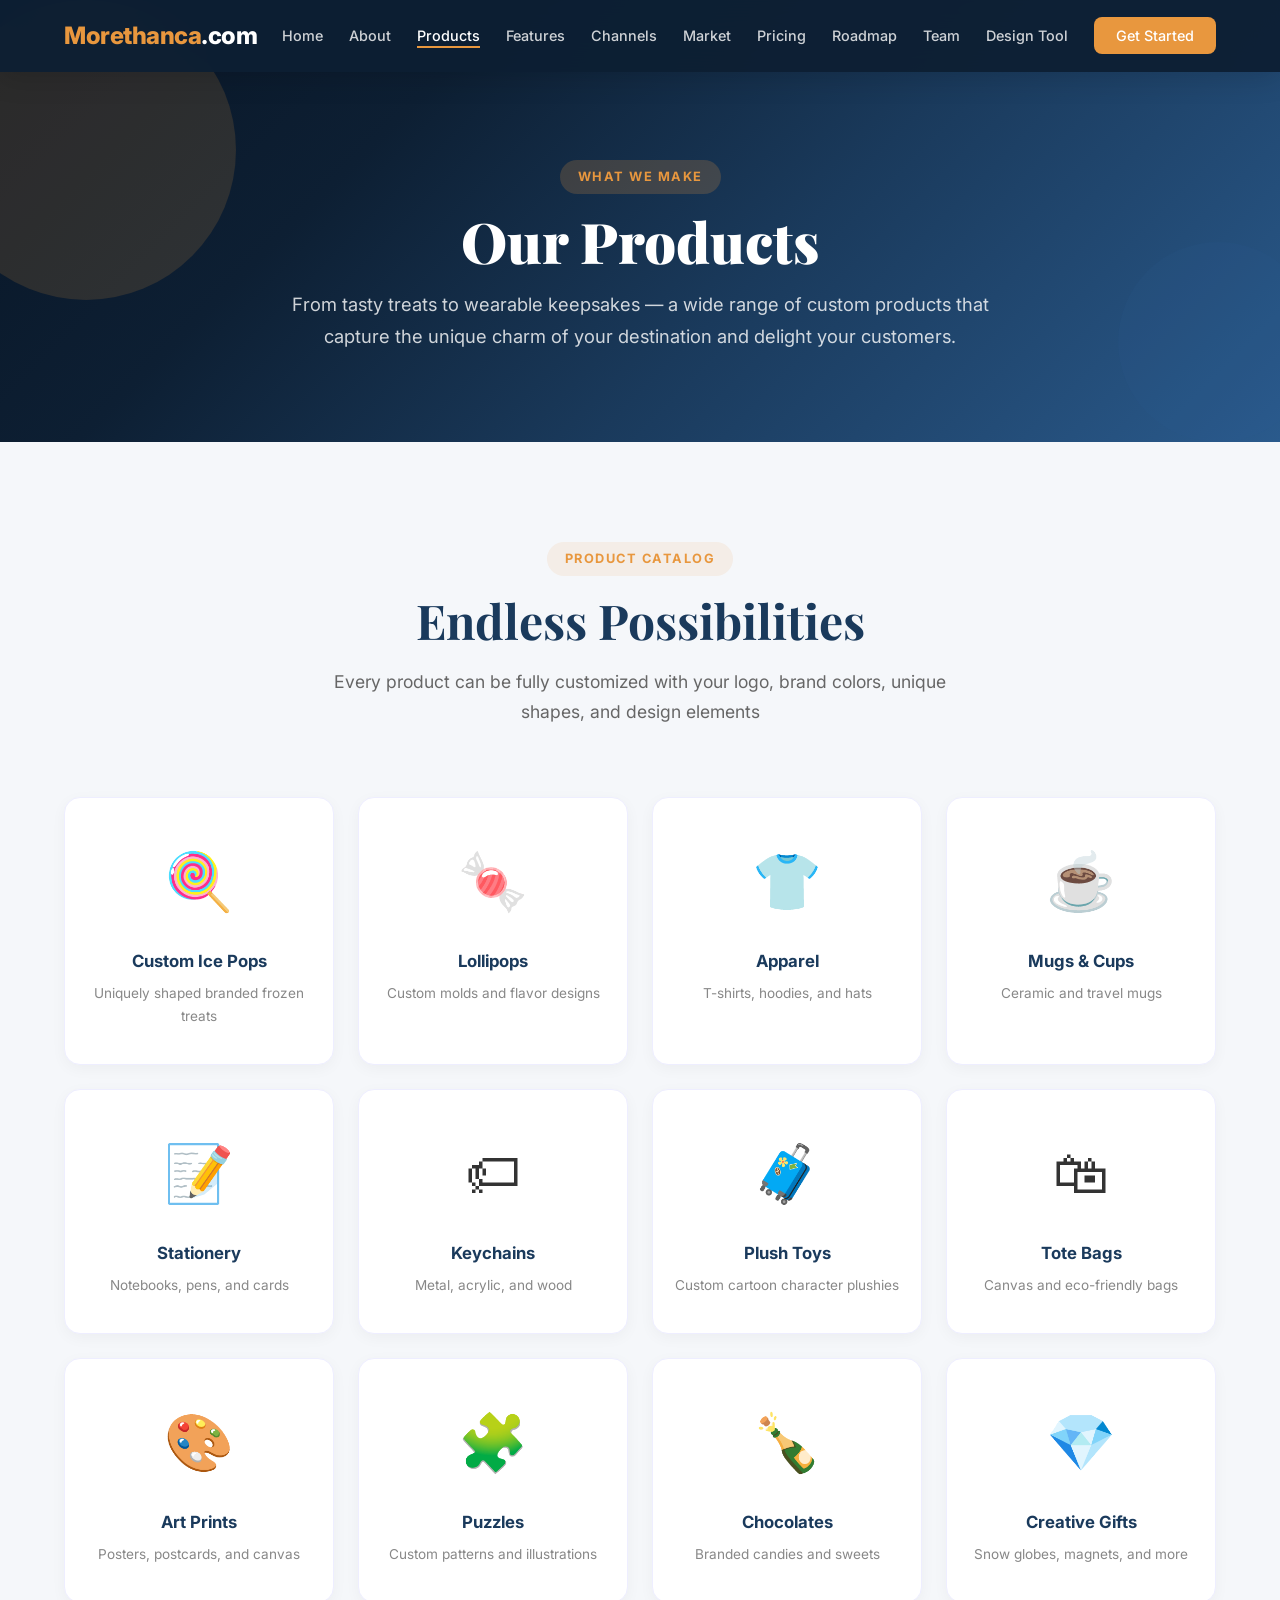
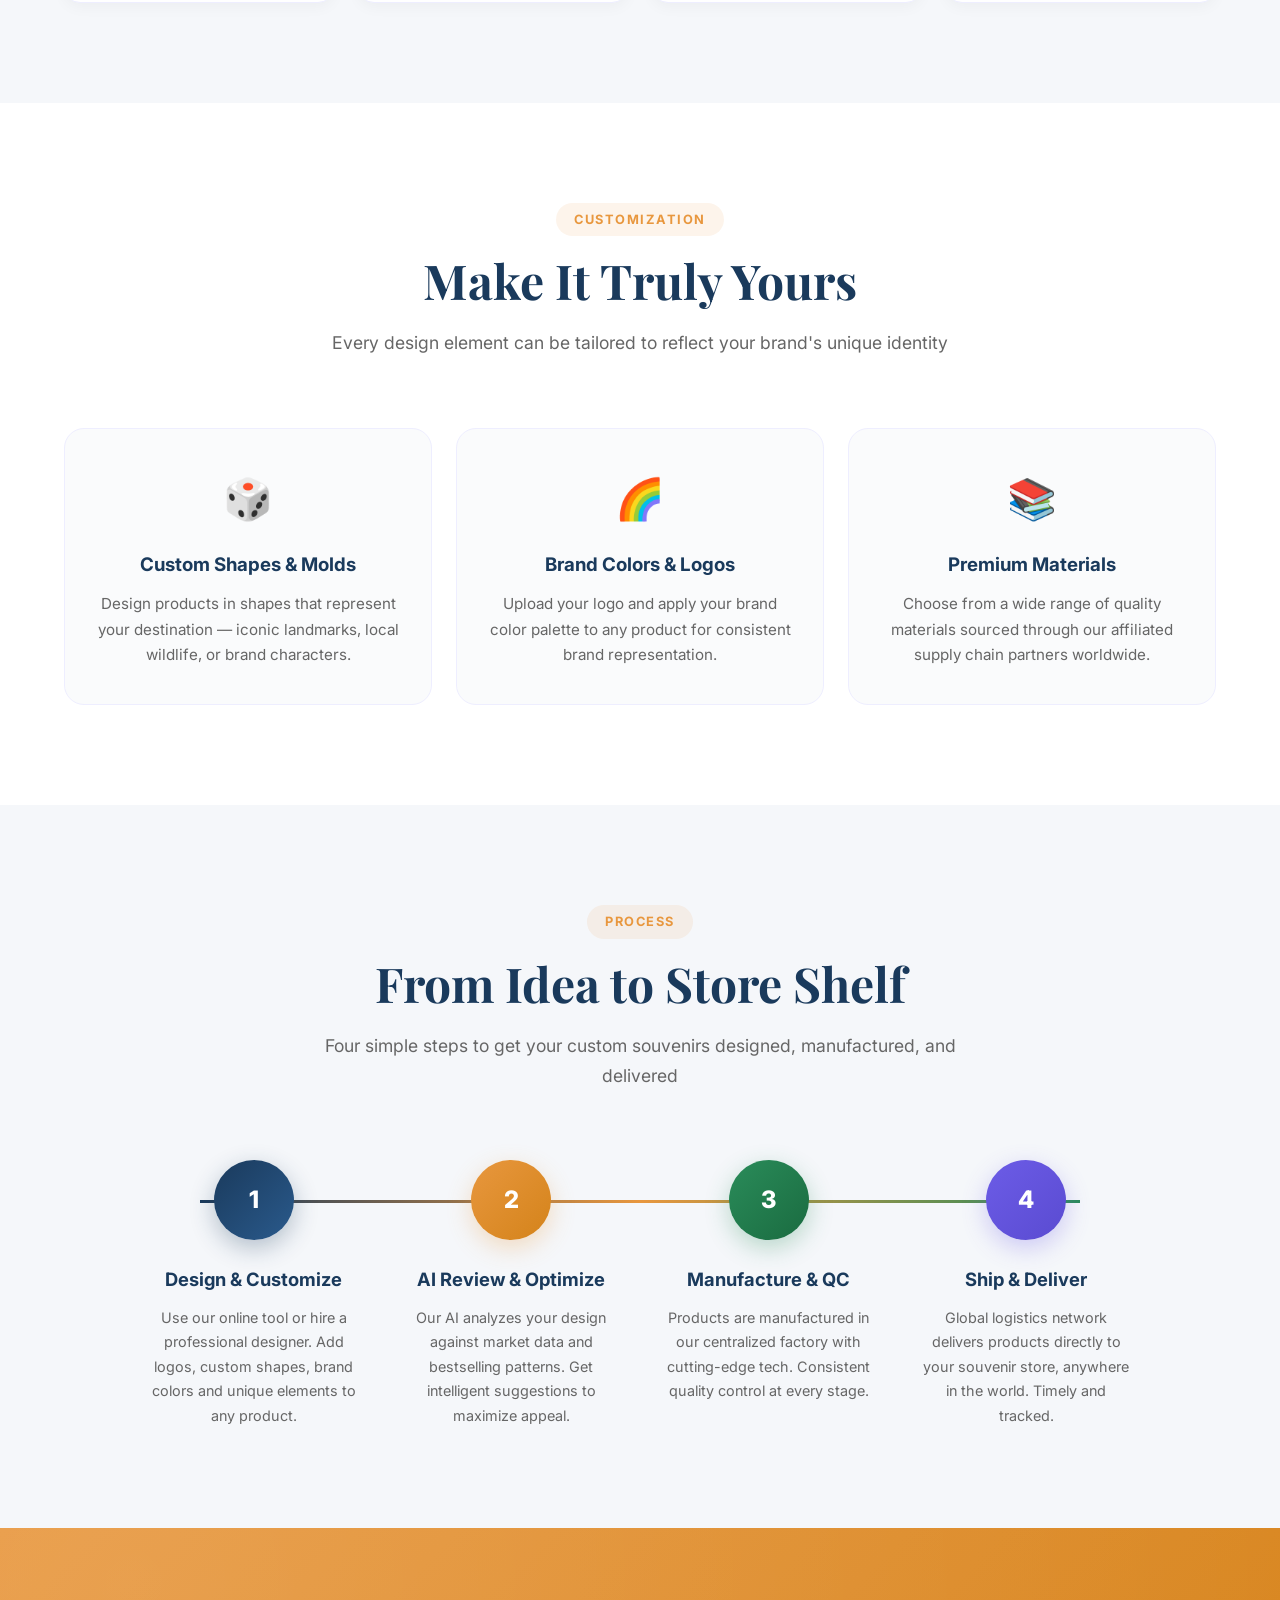
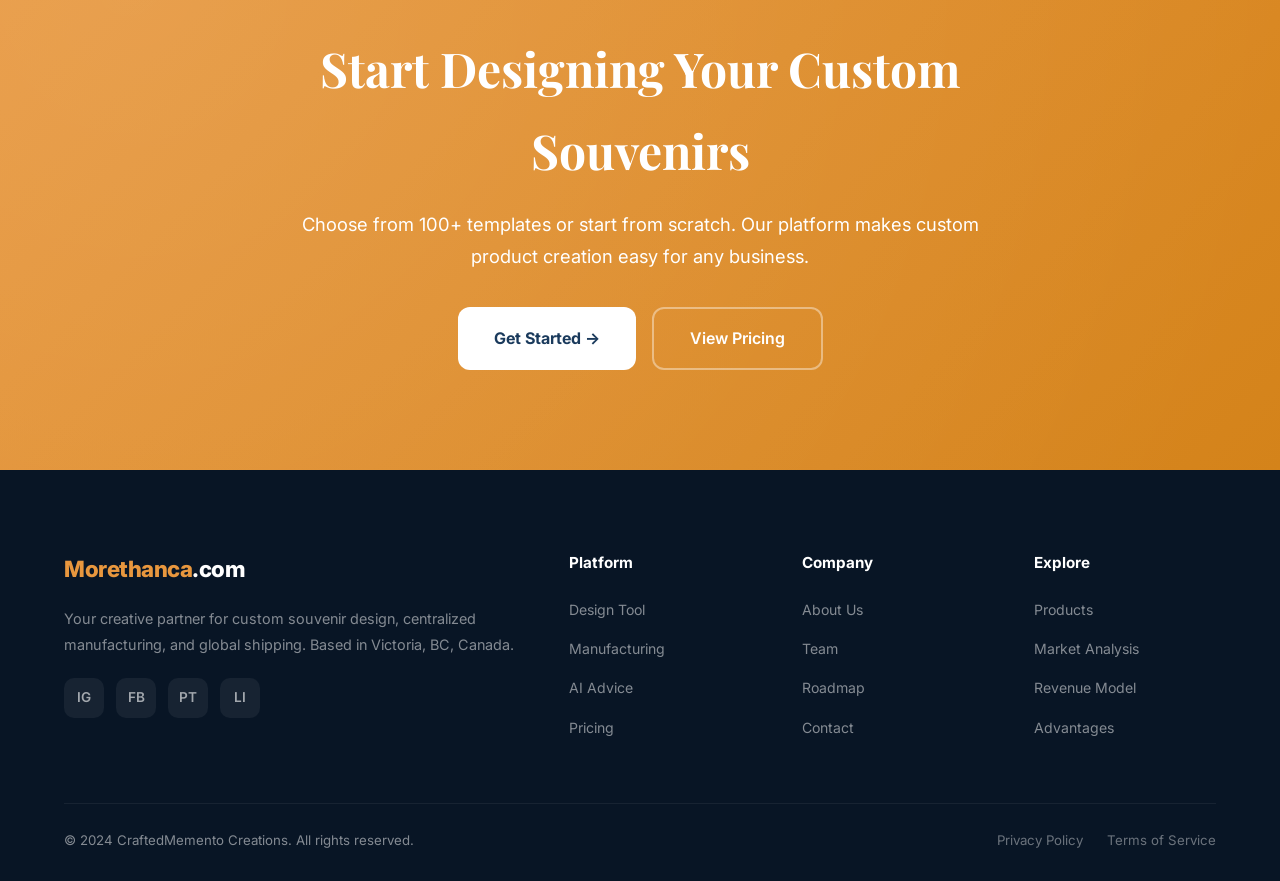
<file: products.html>
<!DOCTYPE html>
<html lang="en">
<head>
    <meta charset="UTF-8">
    <meta name="viewport" content="width=device-width, initial-scale=1.0">
    <title>Products - CraftedMemento Creations</title>
    <link rel="preconnect" href="https://fonts.googleapis.com">
    <link href="https://fonts.googleapis.com/css2?family=Inter:wght@300;400;500;600;700;800;900&family=Playfair+Display:wght@700;800;900&display=swap" rel="stylesheet">
    <style>
/* ========== RESET & VARIABLES ========== */
* { margin: 0; padding: 0; box-sizing: border-box; }
:root {
    --primary: #1a3a5c; --primary-light: #2a5a8c;
    --accent: #e8973e; --accent-dark: #d4831a;
    --light: #f5f7fa; --lighter: #fafbfc;
    --dark: #0d1f33; --darker: #081525;
    --text: #333; --text-light: #666; --text-muted: #888;
    --white: #ffffff; --green: #2a8c5a; --green-dark: #1a6b40; --purple: #6c5ce7;
}
html { scroll-behavior: smooth; }
body { font-family: 'Inter', 'Segoe UI', sans-serif; color: var(--text); line-height: 1.7; overflow-x: hidden; }

/* ========== ANIMATIONS ========== */
@keyframes fadeInUp { from { opacity:0; transform:translateY(40px); } to { opacity:1; transform:translateY(0); } }
@keyframes float { 0%,100% { transform:translateY(0); } 50% { transform:translateY(-20px); } }
@keyframes gradientShift { 0%,100% { background-position:0% 50%; } 50% { background-position:100% 50%; } }
@keyframes particle1 { 0%,100%{transform:translate(0,0) rotate(0deg);opacity:.3} 25%{transform:translate(100px,-50px) rotate(90deg);opacity:.6} 50%{transform:translate(50px,-100px) rotate(180deg);opacity:.3} 75%{transform:translate(-50px,-50px) rotate(270deg);opacity:.5} }
@keyframes particle2 { 0%,100%{transform:translate(0,0) rotate(0deg);opacity:.2} 33%{transform:translate(-80px,60px) rotate(120deg);opacity:.5} 66%{transform:translate(60px,30px) rotate(240deg);opacity:.3} }
.animate { opacity:0; transform:translateY(40px); transition:all .8s cubic-bezier(.4,0,.2,1); }
.animate.visible { opacity:1; transform:translateY(0); }
.animate-delay-1{transition-delay:.1s} .animate-delay-2{transition-delay:.2s}
.animate-delay-3{transition-delay:.3s} .animate-delay-4{transition-delay:.4s}
.animate-delay-5{transition-delay:.5s}

/* ========== COMMON ========== */
.container { max-width:1200px; margin:0 auto; }
section { padding:100px 5%; }
.section-header { text-align:center; margin-bottom:70px; }
.section-label { display:inline-block; background:rgba(232,151,62,.1); color:var(--accent); padding:6px 18px; border-radius:50px; font-size:.8rem; font-weight:700; letter-spacing:1.5px; text-transform:uppercase; margin-bottom:16px; }
.section-header h2 { font-family:'Playfair Display',serif; font-size:3rem; color:var(--primary); margin-bottom:18px; line-height:1.2; }
.section-header p { color:var(--text-light); font-size:1.1rem; max-width:650px; margin:0 auto; }
.btn { display:inline-flex; align-items:center; gap:8px; padding:16px 36px; border-radius:12px; font-size:1rem; font-weight:600; text-decoration:none; transition:all .3s; cursor:pointer; border:none; font-family:inherit; }
.btn-primary { background:var(--accent); color:var(--white); box-shadow:0 4px 20px rgba(232,151,62,.3); }
.btn-primary:hover { background:var(--accent-dark); transform:translateY(-3px); box-shadow:0 8px 30px rgba(232,151,62,.4); }
.btn-outline-light { border:2px solid rgba(255,255,255,.4); color:var(--white); background:transparent; }
.btn-outline-light:hover { background:rgba(255,255,255,.1); border-color:var(--white); }
.btn-outline-dark { border:2px solid var(--primary); color:var(--primary); background:transparent; }
.btn-outline-dark:hover { background:var(--primary); color:var(--white); }
.btn-white { background:var(--white); color:var(--primary); font-weight:700; }
.btn-white:hover { background:var(--light); transform:translateY(-3px); box-shadow:0 12px 35px rgba(0,0,0,.2); }
.btn-lg { padding:18px 44px; font-size:1.1rem; }
.check { color:var(--green); font-weight:700; font-size:1.1rem; }

/* ========== NAVIGATION ========== */
nav { position:fixed; top:0; width:100%; z-index:1000; padding:0 5%; display:flex; justify-content:space-between; align-items:center; height:72px; background:rgba(13,31,51,.95); backdrop-filter:blur(20px); box-shadow:0 4px 30px rgba(0,0,0,.15); transition:all .4s; }
nav.transparent { background:transparent; box-shadow:none; }
nav.scrolled { background:rgba(13,31,51,.97); box-shadow:0 4px 30px rgba(0,0,0,.2); }
.logo { color:var(--white); font-size:1.5rem; font-weight:800; text-decoration:none; letter-spacing:-.5px; }
.logo span { color:var(--accent); }
.nav-links { display:flex; list-style:none; gap:26px; align-items:center; }
.nav-links a { color:rgba(255,255,255,.8); text-decoration:none; font-size:.9rem; font-weight:500; transition:all .3s; position:relative; }
.nav-links a:hover, .nav-links a.active { color:var(--white); }
.nav-links a::after { content:''; position:absolute; bottom:-4px; left:0; width:0; height:2px; background:var(--accent); transition:width .3s; }
.nav-links a:hover::after, .nav-links a.active::after { width:100%; }
.nav-cta { background:var(--accent)!important; color:var(--white)!important; padding:10px 22px!important; border-radius:8px; }
.nav-cta::after { display:none!important; }
.nav-cta:hover { background:var(--accent-dark)!important; transform:translateY(-1px); }
.menu-toggle { display:none; cursor:pointer; flex-direction:column; gap:5px; background:none; border:none; padding:5px; }
.menu-toggle span { width:24px; height:2.5px; background:var(--white); border-radius:2px; display:block; transition:.3s; }

/* ========== HOME HERO ========== */
.hero { min-height:100vh; display:flex; align-items:center; justify-content:center; background:linear-gradient(135deg,var(--darker) 0%,var(--dark) 30%,var(--primary) 60%,var(--primary-light) 100%); color:var(--white); text-align:center; padding:140px 5% 80px; position:relative; overflow:hidden; }
.hero-particles { position:absolute; inset:0; overflow:hidden; }
.hero-particles .p { position:absolute; border-radius:50%; opacity:.15; }
.hero-particles .p:nth-child(1){width:300px;height:300px;background:var(--accent);top:10%;left:-5%;animation:particle1 20s infinite}
.hero-particles .p:nth-child(2){width:200px;height:200px;background:var(--primary-light);bottom:10%;right:-3%;animation:particle2 15s infinite}
.hero-particles .p:nth-child(3){width:150px;height:150px;background:var(--accent);top:50%;left:50%;animation:particle1 25s infinite reverse}
.hero-particles .p:nth-child(4){width:100px;height:100px;background:#fff;top:20%;right:20%;animation:particle2 18s infinite}
.hero-content { position:relative; z-index:1; max-width:900px; }
.hero-badge { display:inline-block; background:rgba(232,151,62,.15); border:1px solid rgba(232,151,62,.3); color:var(--accent); padding:8px 20px; border-radius:50px; font-size:.85rem; font-weight:600; margin-bottom:28px; }
.hero h1 { font-family:'Playfair Display',serif; font-size:4.5rem; margin-bottom:16px; font-weight:900; line-height:1.1; }
.hero h1 span { color:var(--accent); }
.hero .tagline { font-size:1.4rem; font-weight:300; opacity:.9; margin-bottom:18px; }
.hero .desc { font-size:1.1rem; opacity:.75; margin-bottom:45px; max-width:650px; margin-left:auto; margin-right:auto; line-height:1.8; }
.hero-buttons { display:flex; gap:16px; justify-content:center; flex-wrap:wrap; }
.hero-stats { display:flex; justify-content:center; gap:60px; margin-top:70px; padding-top:40px; border-top:1px solid rgba(255,255,255,.1); flex-wrap:wrap; }
.hero-stat { text-align:center; }
.hero-stat .num { font-size:2rem; font-weight:800; color:var(--accent); }
.hero-stat .lbl { font-size:.85rem; opacity:.6; margin-top:4px; }

/* ========== HOME OVERVIEW ========== */
.home-overview { background:var(--light); }
.overview-grid { display:grid; grid-template-columns:repeat(3,1fr); gap:30px; }
.overview-card { background:var(--white); border-radius:20px; padding:36px 28px; text-align:center; border:1px solid #eef; box-shadow:0 4px 15px rgba(0,0,0,.04); transition:all .4s; }
.overview-card:hover { transform:translateY(-8px); box-shadow:0 20px 40px rgba(0,0,0,.08); border-color:var(--accent); }
.overview-icon { width:70px; height:70px; border-radius:50%; margin:0 auto 20px; display:flex; align-items:center; justify-content:center; font-size:1.8rem; color:var(--white); }
.oi-1 { background:linear-gradient(135deg,var(--primary),var(--primary-light)); }
.oi-2 { background:linear-gradient(135deg,var(--accent),var(--accent-dark)); }
.oi-3 { background:linear-gradient(135deg,var(--green),var(--green-dark)); }
.oi-4 { background:linear-gradient(135deg,var(--purple),#5a4bd1); }
.oi-5 { background:linear-gradient(135deg,#e85d5d,#c0392b); }
.oi-6 { background:linear-gradient(135deg,#0984e3,#0652dd); }
.overview-card h3 { color:var(--primary); font-size:1.1rem; margin-bottom:10px; }
.overview-card p { color:var(--text-light); font-size:.9rem; }

/* ========== PAGE HERO ========== */
.page-hero { padding:160px 5% 90px; text-align:center; color:var(--white); position:relative; overflow:hidden; background:linear-gradient(135deg,var(--darker) 0%,var(--dark) 30%,var(--primary) 60%,var(--primary-light) 100%); }
.page-hero .hero-particles { position:absolute; inset:0; overflow:hidden; }
.page-hero .hero-particles .p { position:absolute; border-radius:50%; opacity:.15; }
.page-hero .hero-particles .p:nth-child(1){width:300px;height:300px;background:var(--accent);top:0;left:-5%;animation:particle1 20s infinite}
.page-hero .hero-particles .p:nth-child(2){width:200px;height:200px;background:var(--primary-light);bottom:0;right:-3%;animation:particle2 15s infinite}
.page-hero-content { position:relative; z-index:1; max-width:700px; margin:0 auto; }
.page-hero .section-label { background:rgba(232,151,62,.2); }
.page-hero h1 { font-family:'Playfair Display',serif; font-size:3.5rem; margin-bottom:18px; font-weight:900; line-height:1.1; }
.page-hero p { font-size:1.15rem; opacity:.8; }

/* ========== ABOUT ========== */
.about-grid { display:grid; grid-template-columns:1fr 1fr; gap:80px; align-items:center; }
.about-content .label { display:inline-block; background:rgba(232,151,62,.1); color:var(--accent); padding:6px 18px; border-radius:50px; font-size:.8rem; font-weight:700; letter-spacing:1.5px; text-transform:uppercase; margin-bottom:20px; }
.about-content h2 { font-family:'Playfair Display',serif; font-size:2.8rem; color:var(--primary); margin-bottom:24px; line-height:1.2; }
.about-content p { color:var(--text-light); margin-bottom:18px; font-size:1.05rem; }
.highlight-box { background:linear-gradient(135deg,var(--primary),var(--primary-light)); color:var(--white); padding:24px 28px; border-radius:16px; margin:25px 0; font-weight:500; font-size:1.05rem; line-height:1.7; }
.about-card-stack { position:relative; min-height:480px; }
.about-float-card { position:absolute; background:var(--white); border-radius:16px; padding:28px; box-shadow:0 15px 40px rgba(0,0,0,.08); border:1px solid #eef; }
.about-float-card.card-1{top:0;left:0;right:30px;z-index:3;animation:float 6s ease-in-out infinite}
.about-float-card.card-2{top:155px;left:30px;right:0;z-index:2;animation:float 6s ease-in-out infinite 1s}
.about-float-card.card-3{top:310px;left:15px;right:15px;z-index:1;animation:float 6s ease-in-out infinite 2s}
.card-icon{width:50px;height:50px;border-radius:12px;display:flex;align-items:center;justify-content:center;font-size:1.5rem;margin-bottom:15px;color:var(--white)}
.card-icon.blue{background:linear-gradient(135deg,var(--primary),var(--primary-light))}
.card-icon.orange{background:linear-gradient(135deg,var(--accent),var(--accent-dark))}
.card-icon.green{background:linear-gradient(135deg,var(--green),var(--green-dark))}
.about-float-card h4{color:var(--primary);font-size:1.05rem;margin-bottom:6px}
.about-float-card p{color:var(--text-light);font-size:.88rem;line-height:1.6}

/* ========== BENEFITS ========== */
.benefits-main { display:grid; grid-template-columns:1fr 1fr; gap:60px; align-items:center; }
.benefits-list { display:flex; flex-direction:column; gap:20px; }
.benefit-row { display:flex; gap:20px; padding:24px; background:var(--white); border-radius:16px; box-shadow:0 4px 15px rgba(0,0,0,.04); transition:all .3s; border:1px solid transparent; }
.benefit-row:hover { border-color:var(--accent); box-shadow:0 8px 30px rgba(0,0,0,.08); transform:translateX(6px); }
.benefit-icon { flex-shrink:0; width:52px; height:52px; border-radius:14px; display:flex; align-items:center; justify-content:center; font-size:1.3rem; color:var(--white); }
.b1{background:linear-gradient(135deg,#e85d5d,#c0392b)} .b2{background:linear-gradient(135deg,var(--accent),var(--accent-dark))}
.b3{background:linear-gradient(135deg,var(--primary),var(--primary-light))} .b4{background:linear-gradient(135deg,var(--green),var(--green-dark))}
.benefit-row h4{color:var(--primary);font-size:1.05rem;margin-bottom:4px}
.benefit-row p{color:var(--text-light);font-size:.9rem}
.benefits-visual { background:linear-gradient(135deg,var(--primary),var(--primary-light)); border-radius:24px; padding:50px 40px; color:var(--white); position:relative; overflow:hidden; }
.benefits-visual::before{content:'';position:absolute;top:-60px;right:-60px;width:200px;height:200px;border-radius:50%;background:rgba(232,151,62,.2)}
.benefits-visual::after{content:'';position:absolute;bottom:-40px;left:-40px;width:150px;height:150px;border-radius:50%;background:rgba(255,255,255,.05)}
.benefits-visual h3{font-family:'Playfair Display',serif;font-size:2rem;margin-bottom:20px;position:relative;z-index:1}
.benefits-visual p{opacity:.85;position:relative;z-index:1;margin-bottom:12px;font-size:1.05rem}
.benefits-visual .quote{font-style:italic;opacity:.7;border-left:3px solid var(--accent);padding-left:18px;margin-top:30px;position:relative;z-index:1}

/* ========== LOCATION ========== */
.location-section { background:linear-gradient(135deg,var(--darker),var(--dark),var(--primary)); color:var(--white); position:relative; overflow:hidden; }
.location-grid { display:grid; grid-template-columns:1fr 1fr; gap:60px; align-items:center; position:relative; z-index:1; }
.location-text h3{font-family:'Playfair Display',serif;font-size:2.2rem;margin-bottom:20px}
.location-text p{opacity:.75;margin-bottom:15px;font-size:1.05rem}
.location-features{display:grid;grid-template-columns:1fr 1fr;gap:16px;margin-top:30px}
.loc-feat{background:rgba(255,255,255,.06);border:1px solid rgba(255,255,255,.1);padding:20px;border-radius:14px;text-align:center}
.loc-feat .val{font-size:1.8rem;font-weight:800;color:var(--accent)}
.loc-feat .lbl{font-size:.8rem;opacity:.6;margin-top:4px}
.location-map{background:rgba(255,255,255,.05);border:1px solid rgba(255,255,255,.1);border-radius:24px;padding:40px;text-align:center}
.map-pin{font-size:4rem;margin-bottom:20px;display:block}
.location-map h4{font-size:1.3rem;margin-bottom:8px}
.location-map p{opacity:.6;font-size:.95rem}
.advantages-list{text-align:left;margin-top:24px;list-style:none}
.advantages-list li{padding:8px 0;font-size:.9rem;opacity:.75;display:flex;align-items:center;gap:10px}
.advantages-list li::before{content:'\2713';color:var(--accent);font-weight:700}

/* ========== PRODUCTS ========== */
.products-grid { display:grid; grid-template-columns:repeat(4,1fr); gap:24px; }
.product-item { background:var(--white); border-radius:16px; padding:36px 20px; text-align:center; transition:all .4s; box-shadow:0 4px 15px rgba(0,0,0,.04); border:1px solid #eef; cursor:default; }
.product-item:hover { transform:translateY(-8px); box-shadow:0 20px 40px rgba(0,0,0,.1); border-color:var(--accent); }
.product-emoji{font-size:3.5rem;margin-bottom:18px;display:block}
.product-item h4{color:var(--primary);font-size:1.05rem;margin-bottom:6px}
.product-item p{color:var(--text-muted);font-size:.85rem}

/* ========== HOW IT WORKS ========== */
.steps-container { position:relative; max-width:1000px; margin:0 auto; }
.steps-line { position:absolute; top:40px; left:60px; right:60px; height:3px; background:linear-gradient(to right,var(--primary),var(--accent),var(--green)); z-index:0; }
.steps-grid { display:grid; grid-template-columns:repeat(4,1fr); gap:30px; position:relative; z-index:1; }
.step-card { text-align:center; }
.step-num { width:80px; height:80px; border-radius:50%; margin:0 auto 24px; display:flex; align-items:center; justify-content:center; font-size:1.5rem; font-weight:800; color:var(--white); box-shadow:0 8px 25px rgba(26,58,92,.3); }
.step-card:nth-child(1) .step-num{background:linear-gradient(135deg,var(--primary),var(--primary-light))}
.step-card:nth-child(2) .step-num{background:linear-gradient(135deg,var(--accent),var(--accent-dark));box-shadow:0 8px 25px rgba(232,151,62,.3)}
.step-card:nth-child(3) .step-num{background:linear-gradient(135deg,var(--green),var(--green-dark));box-shadow:0 8px 25px rgba(42,140,90,.3)}
.step-card:nth-child(4) .step-num{background:linear-gradient(135deg,var(--purple),#5a4bd1);box-shadow:0 8px 25px rgba(108,92,231,.3)}
.step-card h3{color:var(--primary);margin-bottom:10px;font-size:1.15rem}
.step-card p{color:var(--text-light);font-size:.9rem;padding:0 10px}

/* ========== FEATURES ========== */
.features-grid { display:grid; grid-template-columns:repeat(2,1fr); gap:28px; }
.feature-card { display:flex; gap:24px; background:var(--lighter); padding:36px; border-radius:20px; transition:all .4s; border:1px solid transparent; }
.feature-card:hover { background:var(--white); border-color:rgba(232,151,62,.2); box-shadow:0 20px 50px rgba(0,0,0,.06); transform:translateY(-4px); }
.feature-num { flex-shrink:0; width:52px; height:52px; border-radius:14px; display:flex; align-items:center; justify-content:center; font-size:1.2rem; font-weight:800; background:linear-gradient(135deg,var(--primary),var(--primary-light)); color:var(--white); }
.feature-card h3{color:var(--primary);font-size:1.15rem;margin-bottom:8px}
.feature-card p{color:var(--text-light);font-size:.95rem}

/* ========== ADVANTAGES ========== */
.advantages-section { background:linear-gradient(135deg,var(--darker),var(--primary)); color:var(--white); }
.advantages-section .section-header h2{color:var(--white)}
.advantages-section .section-header p{color:rgba(255,255,255,.6)}
.adv-grid { display:grid; grid-template-columns:repeat(3,1fr); gap:24px; }
.adv-card { background:rgba(255,255,255,.05); border:1px solid rgba(255,255,255,.1); border-radius:20px; padding:36px 28px; transition:all .4s; position:relative; overflow:hidden; }
.adv-card::before{content:'';position:absolute;top:0;left:0;right:0;height:3px;background:linear-gradient(to right,var(--accent),transparent);opacity:0;transition:opacity .4s}
.adv-card:hover{background:rgba(255,255,255,.08);transform:translateY(-5px)}
.adv-card:hover::before{opacity:1}
.adv-num{font-size:3rem;font-weight:900;color:rgba(232,151,62,.2);margin-bottom:15px;line-height:1}
.adv-card h3{font-size:1.15rem;margin-bottom:12px;color:var(--white)}
.adv-card p{color:rgba(255,255,255,.6);font-size:.92rem}

/* ========== MARKET ========== */
.market-grid { display:grid; grid-template-columns:1fr 1fr; gap:28px; margin-bottom:50px; }
.market-card { background:var(--white); border-radius:20px; padding:36px; border:1px solid #eef; box-shadow:0 4px 15px rgba(0,0,0,.04); transition:all .3s; }
.market-card:hover{box-shadow:0 12px 35px rgba(0,0,0,.08)}
.tag{display:inline-block;padding:4px 14px;border-radius:6px;font-size:.75rem;font-weight:700;margin-bottom:16px;text-transform:uppercase;letter-spacing:1px}
.tag-blue{background:rgba(26,58,92,.08);color:var(--primary)}
.tag-orange{background:rgba(232,151,62,.1);color:var(--accent)}
.tag-green{background:rgba(42,140,90,.1);color:var(--green)}
.tag-purple{background:rgba(108,92,231,.1);color:var(--purple)}
.tag-red{background:rgba(232,93,93,.1);color:#e85d5d}
.market-card h3{color:var(--primary);font-size:1.2rem;margin-bottom:12px}
.market-card p{color:var(--text-light);font-size:.95rem}
.market-card ul{list-style:none;margin-top:12px}
.market-card ul li{padding:6px 0;color:var(--text-light);font-size:.9rem;display:flex;align-items:flex-start;gap:10px}
.market-card ul li::before{content:'\2022';color:var(--accent);font-weight:700;font-size:1.2rem;line-height:1.4}
.target-market{background:linear-gradient(135deg,var(--primary),var(--primary-light));border-radius:24px;padding:50px;color:var(--white)}
.target-market h3{font-family:'Playfair Display',serif;font-size:1.8rem;margin-bottom:12px}
.target-market > p{opacity:.8;margin-bottom:24px}
.target-chips{display:flex;flex-wrap:wrap;gap:12px}
.chip{background:rgba(255,255,255,.12);border:1px solid rgba(255,255,255,.2);padding:10px 22px;border-radius:50px;font-size:.9rem;color:var(--white);transition:all .3s}
.chip:hover{background:rgba(255,255,255,.2);transform:translateY(-2px)}

/* ========== REVENUE ========== */
.revenue-grid { display:grid; grid-template-columns:repeat(3,1fr); gap:24px; }
.revenue-card { background:var(--lighter); border-radius:20px; padding:32px 28px; border:1px solid #eef; transition:all .4s; position:relative; overflow:hidden; }
.revenue-card::before{content:'';position:absolute;top:0;left:0;width:4px;height:100%;background:var(--accent);opacity:0;transition:opacity .3s}
.revenue-card:hover{border-color:rgba(232,151,62,.3);box-shadow:0 12px 35px rgba(0,0,0,.06)}
.revenue-card:hover::before{opacity:1}
.rev-icon{font-size:2rem;margin-bottom:15px;display:block}
.revenue-card h3{color:var(--primary);font-size:1.1rem;margin-bottom:10px}
.revenue-card p{color:var(--text-light);font-size:.9rem}
.rev-tag{display:inline-block;margin-top:12px;padding:4px 12px;border-radius:6px;font-size:.75rem;font-weight:600}
.rev-tag-main{background:rgba(232,151,62,.1);color:var(--accent)}
.rev-tag-sub{background:rgba(26,58,92,.06);color:var(--primary)}

/* ========== SALES CHANNELS ========== */
.sales-grid { display:grid; grid-template-columns:repeat(3,1fr); gap:24px; }
.sales-card { background:var(--lighter); border-radius:20px; padding:32px 24px; border:1px solid #eef; transition:all .4s; text-align:center; }
.sales-card:hover{background:var(--white);box-shadow:0 15px 40px rgba(0,0,0,.06);transform:translateY(-5px)}
.sales-icon{font-size:2.5rem;margin-bottom:16px;display:block}
.sales-card h3{color:var(--primary);font-size:1.05rem;margin-bottom:8px}
.sales-card p{color:var(--text-light);font-size:.88rem}

/* ========== PRICING ========== */
.pricing-grid { display:grid; grid-template-columns:repeat(3,1fr); gap:28px; max-width:1100px; margin:0 auto; }
.pricing-card { background:var(--white); border-radius:24px; padding:44px 32px; text-align:center; box-shadow:0 5px 20px rgba(0,0,0,.04); transition:all .4s; border:2px solid transparent; position:relative; }
.pricing-card.featured{border-color:var(--accent);box-shadow:0 20px 50px rgba(232,151,62,.15)}
.pricing-card:hover{transform:translateY(-8px);box-shadow:0 25px 50px rgba(0,0,0,.1)}
.pricing-badge{position:absolute;top:-14px;left:50%;transform:translateX(-50%);background:linear-gradient(135deg,var(--accent),var(--accent-dark));color:var(--white);padding:6px 24px;border-radius:50px;font-size:.8rem;font-weight:700;white-space:nowrap}
.plan-icon{font-size:2.5rem;margin-bottom:15px;display:block}
.plan-name{font-size:1.4rem;color:var(--primary);font-weight:800;margin-bottom:6px}
.plan-desc{color:var(--text-muted);font-size:.9rem;margin-bottom:28px}
.plan-price{font-size:3rem;font-weight:900;color:var(--primary);margin-bottom:30px;line-height:1}
.plan-price sub{font-size:1rem;font-weight:400;color:var(--text-muted)}
.pricing-card ul{list-style:none;text-align:left;margin-bottom:32px}
.pricing-card ul li{padding:10px 0;color:var(--text-light);font-size:.92rem;border-bottom:1px solid #f0f0f0;display:flex;align-items:center;gap:10px}
.btn-pricing{width:100%;justify-content:center}

/* ========== ROADMAP ========== */
.roadmap { max-width:900px; margin:0 auto; display:grid; grid-template-columns:1fr 1fr; position:relative; }
.roadmap::before{content:'';position:absolute;left:50%;top:0;bottom:0;width:3px;background:linear-gradient(to bottom,var(--primary),var(--accent),var(--green));transform:translateX(-50%)}
.milestone{padding:30px;position:relative}
.milestone:nth-child(odd){text-align:right;padding-right:60px}
.milestone:nth-child(even){padding-left:60px;grid-column:2}
.milestone::after{content:'';position:absolute;top:38px;width:16px;height:16px;border-radius:50%;background:var(--accent);border:4px solid var(--white);box-shadow:0 0 0 3px var(--accent),0 4px 10px rgba(0,0,0,.15)}
.milestone:nth-child(odd)::after{right:-8px}
.milestone:nth-child(even)::after{left:-8px}
.m-date{color:var(--accent);font-weight:700;font-size:.85rem;letter-spacing:1px;text-transform:uppercase}
.milestone h4{color:var(--primary);font-size:1.2rem;margin:6px 0}
.milestone p{color:var(--text-light);font-size:.9rem}
.m-tag{display:inline-block;margin-top:8px;padding:3px 10px;border-radius:6px;font-size:.75rem;font-weight:600}
.m-tag-done{background:rgba(42,140,90,.1);color:var(--green)}
.m-tag-progress{background:rgba(232,151,62,.1);color:var(--accent)}
.m-tag-upcoming{background:rgba(26,58,92,.06);color:var(--primary)}
.long-term{max-width:900px;margin:50px auto 0;display:grid;grid-template-columns:1fr 1fr;gap:24px}
.lt-card{background:var(--lighter);border-radius:20px;padding:32px;border:1px solid #eef}
.lt-card h4{color:var(--primary);margin-bottom:8px;font-size:1.1rem}
.lt-card p{color:var(--text-light);font-size:.9rem}

/* ========== TEAM ========== */
.team-grid{display:grid;grid-template-columns:repeat(3,1fr);gap:30px;max-width:1000px;margin:0 auto 60px}
.team-card{background:var(--white);border-radius:24px;padding:44px 28px 36px;text-align:center;box-shadow:0 5px 25px rgba(0,0,0,.04);transition:all .4s;border:1px solid transparent}
.team-card:hover{transform:translateY(-8px);box-shadow:0 20px 50px rgba(0,0,0,.08);border-color:var(--accent)}
.team-avatar{width:100px;height:100px;border-radius:50%;margin:0 auto 20px;display:flex;align-items:center;justify-content:center;font-size:2rem;font-weight:800;color:var(--white);box-shadow:0 8px 25px rgba(0,0,0,.15)}
.ta-1{background:linear-gradient(135deg,var(--primary),var(--primary-light))}
.ta-2{background:linear-gradient(135deg,var(--accent),var(--accent-dark))}
.ta-3{background:linear-gradient(135deg,var(--green),var(--green-dark))}
.team-card h3{color:var(--primary);font-size:1.15rem;margin-bottom:4px}
.team-card .role{color:var(--accent);font-weight:700;font-size:.85rem;margin-bottom:16px;text-transform:uppercase;letter-spacing:.5px}
.team-card p{color:var(--text-light);font-size:.88rem}
.org-chart{max-width:900px;margin:0 auto}
.org-title{text-align:center;font-family:'Playfair Display',serif;font-size:1.8rem;color:var(--primary);margin-bottom:30px}
.org-ceo{background:linear-gradient(135deg,var(--primary),var(--primary-light));color:var(--white);border-radius:16px;padding:24px 32px;text-align:center;max-width:320px;margin:0 auto 20px}
.org-ceo h4{font-size:1.1rem;margin-bottom:4px}
.org-ceo p{opacity:.8;font-size:.85rem}
.org-line{width:3px;height:30px;background:linear-gradient(to bottom,var(--primary),var(--accent));margin:0 auto}
.org-departments{display:grid;grid-template-columns:repeat(4,1fr);gap:16px}
.org-dept{background:var(--white);border-radius:16px;padding:24px 16px;text-align:center;border:1px solid #eef;transition:all .3s}
.org-dept:hover{border-color:var(--accent);box-shadow:0 8px 25px rgba(0,0,0,.06)}
.dept-icon{font-size:2rem;margin-bottom:10px;display:block}
.org-dept h4{color:var(--primary);font-size:.9rem;margin-bottom:6px}
.org-dept p{color:var(--text-muted);font-size:.78rem}

/* ========== CONTACT ========== */
.contact-grid{display:grid;grid-template-columns:1fr 1.3fr;gap:60px;max-width:1000px;margin:0 auto}
.contact-info h3{font-family:'Playfair Display',serif;font-size:2rem;color:var(--primary);margin-bottom:20px}
.contact-info > p{color:var(--text-light);margin-bottom:30px;font-size:1.05rem}
.contact-item{display:flex;gap:16px;margin-bottom:24px;align-items:flex-start}
.contact-item-icon{flex-shrink:0;width:48px;height:48px;border-radius:12px;background:linear-gradient(135deg,var(--primary),var(--primary-light));color:var(--white);display:flex;align-items:center;justify-content:center;font-size:1.2rem}
.contact-item h4{color:var(--primary);font-size:1rem;margin-bottom:2px}
.contact-item p{color:var(--text-light);font-size:.9rem;margin:0}
.contact-form{background:var(--white);border-radius:24px;padding:44px;box-shadow:0 10px 40px rgba(0,0,0,.06);border:1px solid #eef}
.contact-form h3{font-family:'Playfair Display',serif;font-size:1.6rem;color:var(--primary);margin-bottom:28px}
.form-row{display:grid;grid-template-columns:1fr 1fr;gap:16px}
.form-group{margin-bottom:20px}
.form-group label{display:block;font-size:.9rem;font-weight:600;color:var(--primary);margin-bottom:8px}
.form-group input,.form-group textarea,.form-group select{width:100%;padding:14px 16px;border:1.5px solid #dde;border-radius:10px;font-family:inherit;font-size:.95rem;transition:border-color .3s;outline:none;background:var(--lighter)}
.form-group input:focus,.form-group textarea:focus,.form-group select:focus{border-color:var(--accent);background:var(--white)}
.form-group textarea{resize:vertical;min-height:130px}

/* ========== CTA SECTION ========== */
.cta-section{background:linear-gradient(135deg,var(--accent),var(--accent-dark),#c0711a);background-size:200% 200%;animation:gradientShift 8s ease infinite;text-align:center;color:var(--white);padding:100px 5%;position:relative;overflow:hidden}
.cta-section::before{content:'';position:absolute;top:-50%;left:-50%;width:200%;height:200%;background:radial-gradient(circle at 30% 30%,rgba(255,255,255,.1),transparent 60%)}
.cta-content{position:relative;z-index:1;max-width:700px;margin:0 auto}
.cta-section h2{font-family:'Playfair Display',serif;font-size:3rem;margin-bottom:18px}
.cta-section p{font-size:1.15rem;opacity:.9;margin-bottom:35px}
.cta-buttons{display:flex;gap:16px;justify-content:center;flex-wrap:wrap}

/* ========== FOOTER ========== */
footer{background:var(--darker);color:rgba(255,255,255,.5);padding:80px 5% 30px}
.footer-top{display:grid;grid-template-columns:2.5fr 1fr 1fr 1fr;gap:50px;max-width:1200px;margin:0 auto}
.footer-brand .logo{font-size:1.4rem;display:inline-block;margin-bottom:18px}
.footer-brand p{font-size:.9rem;line-height:1.8;margin-bottom:20px}
.social-links{display:flex;gap:12px}
.social-link{width:40px;height:40px;border-radius:10px;background:rgba(255,255,255,.06);display:flex;align-items:center;justify-content:center;color:rgba(255,255,255,.6);text-decoration:none;font-size:.85rem;font-weight:600;transition:all .3s}
.social-link:hover{background:var(--accent);color:var(--white);transform:translateY(-2px)}
footer h4{color:var(--white);margin-bottom:20px;font-size:.95rem;font-weight:700}
footer ul{list-style:none}
footer ul li{margin-bottom:12px}
footer ul a{color:rgba(255,255,255,.5);text-decoration:none;font-size:.88rem;transition:all .3s}
footer ul a:hover{color:var(--accent);padding-left:4px}
.footer-bottom{max-width:1200px;margin:50px auto 0;padding-top:25px;border-top:1px solid rgba(255,255,255,.06);display:flex;justify-content:space-between;align-items:center;font-size:.83rem}
.footer-bottom-links{display:flex;gap:24px}
.footer-bottom-links a{color:rgba(255,255,255,.4);text-decoration:none;font-size:.83rem}
.footer-bottom-links a:hover{color:var(--accent)}

/* ========== RESPONSIVE ========== */
@media(max-width:1024px){
    .features-grid,.adv-grid,.revenue-grid,.sales-grid{grid-template-columns:repeat(2,1fr)}
    .products-grid{grid-template-columns:repeat(3,1fr)}
    .org-departments{grid-template-columns:repeat(2,1fr)}
    .overview-grid{grid-template-columns:repeat(2,1fr)}
}
@media(max-width:768px){
    .hero h1{font-size:2.8rem} .page-hero h1{font-size:2.5rem} .section-header h2{font-size:2rem}
    .about-grid,.benefits-main,.market-grid,.location-grid,.contact-grid{grid-template-columns:1fr}
    .about-card-stack{min-height:auto}
    .about-float-card{position:relative!important;top:auto!important;left:auto!important;right:auto!important;margin-bottom:16px;animation:none!important}
    .features-grid,.adv-grid,.revenue-grid,.sales-grid,.pricing-grid{grid-template-columns:1fr}
    .products-grid{grid-template-columns:repeat(2,1fr)}
    .steps-grid{grid-template-columns:1fr 1fr} .steps-line{display:none}
    .roadmap{grid-template-columns:1fr}
    .roadmap::before{left:20px}
    .milestone:nth-child(odd),.milestone:nth-child(even){text-align:left;padding-left:50px;padding-right:20px;grid-column:1}
    .milestone::after{left:12px!important;right:auto!important}
    .team-grid{grid-template-columns:1fr;max-width:380px}
    .org-departments{grid-template-columns:1fr 1fr}
    .long-term,.form-row{grid-template-columns:1fr}
    .nav-links{display:none;position:absolute;top:72px;left:0;width:100%;background:rgba(13,31,51,.98);backdrop-filter:blur(20px);flex-direction:column;padding:24px 5%;gap:16px}
    .nav-links.active{display:flex}
    .menu-toggle{display:flex}
    .footer-top{grid-template-columns:1fr}
    .footer-bottom{flex-direction:column;gap:12px}
    .location-features{grid-template-columns:1fr 1fr}
    .hero-stats{gap:30px}
    section{padding:80px 5%}
    .overview-grid{grid-template-columns:1fr}
}
@media(max-width:480px){
    .hero h1{font-size:2.2rem} .page-hero h1{font-size:2rem}
    .products-grid{grid-template-columns:repeat(2,1fr)}
    .steps-grid{grid-template-columns:1fr}
    .location-features{grid-template-columns:1fr}
}

</style>
</head>
<body>

<nav id="navbar">
    <a href="index.html" class="logo"><span>Morethanca</span>.com</a>
    <ul class="nav-links" id="navLinks">
        <li><a href="index.html">Home</a></li>
        <li><a href="about.html">About</a></li>
        <li><a href="products.html" class="active">Products</a></li>
        <li><a href="features.html">Features</a></li>
        <li><a href="channels.html">Channels</a></li>
        <li><a href="market.html">Market</a></li>
        <li><a href="pricing.html">Pricing</a></li>
        <li><a href="roadmap.html">Roadmap</a></li>
        <li><a href="team.html">Team</a></li>
        <li><a href="design-tool.html">Design Tool</a></li>
        <li><a href="contact.html" class="nav-cta">Get Started</a></li>
    </ul>
    <button class="menu-toggle" onclick="document.getElementById('navLinks').classList.toggle('active')" aria-label="Menu">
        <span></span><span></span><span></span>
    </button>
</nav>

<!-- PAGE HERO -->
<div class="page-hero">
    <div class="hero-particles"><div class="p"></div><div class="p"></div></div>
    <div class="page-hero-content">
        <div class="section-label">What We Make</div>
        <h1>Our Products</h1>
        <p>From tasty treats to wearable keepsakes — a wide range of custom products that capture the unique charm of your destination and delight your customers.</p>
    </div>
</div>

<!-- PRODUCT GRID -->
<section style="background:var(--light);">
    <div class="container">
        <div class="section-header animate">
            <div class="section-label">Product Catalog</div>
            <h2>Endless Possibilities</h2>
            <p>Every product can be fully customized with your logo, brand colors, unique shapes, and design elements</p>
        </div>
        <div class="products-grid">
            <div class="product-item animate"><span class="product-emoji">&#127853;</span><h4>Custom Ice Pops</h4><p>Uniquely shaped branded frozen treats</p></div>
            <div class="product-item animate animate-delay-1"><span class="product-emoji">&#127852;</span><h4>Lollipops</h4><p>Custom molds and flavor designs</p></div>
            <div class="product-item animate animate-delay-2"><span class="product-emoji">&#128085;</span><h4>Apparel</h4><p>T-shirts, hoodies, and hats</p></div>
            <div class="product-item animate animate-delay-3"><span class="product-emoji">&#9749;</span><h4>Mugs &amp; Cups</h4><p>Ceramic and travel mugs</p></div>
            <div class="product-item animate"><span class="product-emoji">&#128221;</span><h4>Stationery</h4><p>Notebooks, pens, and cards</p></div>
            <div class="product-item animate animate-delay-1"><span class="product-emoji">&#127991;</span><h4>Keychains</h4><p>Metal, acrylic, and wood</p></div>
            <div class="product-item animate animate-delay-2"><span class="product-emoji">&#129523;</span><h4>Plush Toys</h4><p>Custom cartoon character plushies</p></div>
            <div class="product-item animate animate-delay-3"><span class="product-emoji">&#128717;</span><h4>Tote Bags</h4><p>Canvas and eco-friendly bags</p></div>
            <div class="product-item animate"><span class="product-emoji">&#127912;</span><h4>Art Prints</h4><p>Posters, postcards, and canvas</p></div>
            <div class="product-item animate animate-delay-1"><span class="product-emoji">&#129513;</span><h4>Puzzles</h4><p>Custom patterns and illustrations</p></div>
            <div class="product-item animate animate-delay-2"><span class="product-emoji">&#127870;</span><h4>Chocolates</h4><p>Branded candies and sweets</p></div>
            <div class="product-item animate animate-delay-3"><span class="product-emoji">&#128142;</span><h4>Creative Gifts</h4><p>Snow globes, magnets, and more</p></div>
        </div>
    </div>
</section>

<!-- CUSTOMIZATION HIGHLIGHTS -->
<section style="background:var(--white);">
    <div class="container">
        <div class="section-header animate">
            <div class="section-label">Customization</div>
            <h2>Make It Truly Yours</h2>
            <p>Every design element can be tailored to reflect your brand's unique identity</p>
        </div>
        <div style="display:grid; grid-template-columns:repeat(3,1fr); gap:24px;">
            <div class="animate" style="background:var(--lighter); border-radius:20px; padding:36px 28px; border:1px solid #eef; text-align:center;">
                <div style="font-size:2.5rem; margin-bottom:16px;">&#127922;</div>
                <h3 style="color:var(--primary); margin-bottom:10px;">Custom Shapes & Molds</h3>
                <p style="color:var(--text-light); font-size:.95rem;">Design products in shapes that represent your destination &mdash; iconic landmarks, local wildlife, or brand characters.</p>
            </div>
            <div class="animate animate-delay-1" style="background:var(--lighter); border-radius:20px; padding:36px 28px; border:1px solid #eef; text-align:center;">
                <div style="font-size:2.5rem; margin-bottom:16px;">&#127752;</div>
                <h3 style="color:var(--primary); margin-bottom:10px;">Brand Colors & Logos</h3>
                <p style="color:var(--text-light); font-size:.95rem;">Upload your logo and apply your brand color palette to any product for consistent brand representation.</p>
            </div>
            <div class="animate animate-delay-2" style="background:var(--lighter); border-radius:20px; padding:36px 28px; border:1px solid #eef; text-align:center;">
                <div style="font-size:2.5rem; margin-bottom:16px;">&#128218;</div>
                <h3 style="color:var(--primary); margin-bottom:10px;">Premium Materials</h3>
                <p style="color:var(--text-light); font-size:.95rem;">Choose from a wide range of quality materials sourced through our affiliated supply chain partners worldwide.</p>
            </div>
        </div>
    </div>
</section>

<!-- HOW IT WORKS -->
<section style="background:var(--light);">
    <div class="container">
        <div class="section-header animate">
            <div class="section-label">Process</div>
            <h2>From Idea to Store Shelf</h2>
            <p>Four simple steps to get your custom souvenirs designed, manufactured, and delivered</p>
        </div>
        <div class="steps-container">
            <div class="steps-line"></div>
            <div class="steps-grid">
                <div class="step-card animate">
                    <div class="step-num">1</div>
                    <h3>Design & Customize</h3>
                    <p>Use our online tool or hire a professional designer. Add logos, custom shapes, brand colors and unique elements to any product.</p>
                </div>
                <div class="step-card animate animate-delay-1">
                    <div class="step-num">2</div>
                    <h3>AI Review & Optimize</h3>
                    <p>Our AI analyzes your design against market data and bestselling patterns. Get intelligent suggestions to maximize appeal.</p>
                </div>
                <div class="step-card animate animate-delay-2">
                    <div class="step-num">3</div>
                    <h3>Manufacture & QC</h3>
                    <p>Products are manufactured in our centralized factory with cutting-edge tech. Consistent quality control at every stage.</p>
                </div>
                <div class="step-card animate animate-delay-3">
                    <div class="step-num">4</div>
                    <h3>Ship & Deliver</h3>
                    <p>Global logistics network delivers products directly to your souvenir store, anywhere in the world. Timely and tracked.</p>
                </div>
            </div>
        </div>
    </div>
</section>

<!-- CTA -->
<section class="cta-section">
    <div class="cta-content">
        <h2 class="animate">Start Designing Your Custom Souvenirs</h2>
        <p class="animate animate-delay-1">Choose from 100+ templates or start from scratch. Our platform makes custom product creation easy for any business.</p>
        <div class="cta-buttons animate animate-delay-2">
            <a href="contact.html" class="btn btn-white">Get Started &rarr;</a>
            <a href="pricing.html" class="btn btn-outline-light">View Pricing</a>
        </div>
    </div>
</section>

<footer>
    <div class="footer-top">
        <div class="footer-brand">
            <a href="index.html" class="logo"><span>Morethanca</span>.com</a>
            <p>Your creative partner for custom souvenir design, centralized manufacturing, and global shipping. Based in Victoria, BC, Canada.</p>
            <div class="social-links">
                <a href="#" class="social-link">IG</a><a href="#" class="social-link">FB</a>
                <a href="#" class="social-link">PT</a><a href="#" class="social-link">LI</a>
            </div>
        </div>
        <div><h4>Platform</h4><ul>
            <li><a href="features.html">Design Tool</a></li>
            <li><a href="features.html">Manufacturing</a></li>
            <li><a href="features.html">AI Advice</a></li>
            <li><a href="pricing.html">Pricing</a></li>
        </ul></div>
        <div><h4>Company</h4><ul>
            <li><a href="about.html">About Us</a></li>
            <li><a href="team.html">Team</a></li>
            <li><a href="roadmap.html">Roadmap</a></li>
            <li><a href="contact.html">Contact</a></li>
        </ul></div>
        <div><h4>Explore</h4><ul>
            <li><a href="products.html">Products</a></li>
            <li><a href="market.html">Market Analysis</a></li>
            <li><a href="market.html">Revenue Model</a></li>
            <li><a href="features.html">Advantages</a></li>
        </ul></div>
    </div>
    <div class="footer-bottom">
        <p>&copy; 2024 CraftedMemento Creations. All rights reserved.</p>
        <div class="footer-bottom-links"><a href="#">Privacy Policy</a><a href="#">Terms of Service</a></div>
    </div>
</footer>

<script>
const observer = new IntersectionObserver(entries => {
    entries.forEach(e => { if(e.isIntersecting) e.target.classList.add('visible'); });
}, { threshold: 0.1, rootMargin: '0px 0px -50px 0px' });
document.querySelectorAll('.animate').forEach(el => observer.observe(el));
window.addEventListener('scroll', () => document.getElementById('navbar').classList.toggle('scrolled', window.scrollY > 50));
document.addEventListener('click', e => {
    const nav = document.getElementById('navLinks');
    if(!nav.contains(e.target) && !document.querySelector('.menu-toggle').contains(e.target)) nav.classList.remove('active');
});
</script>
</body>
</html>
</file>
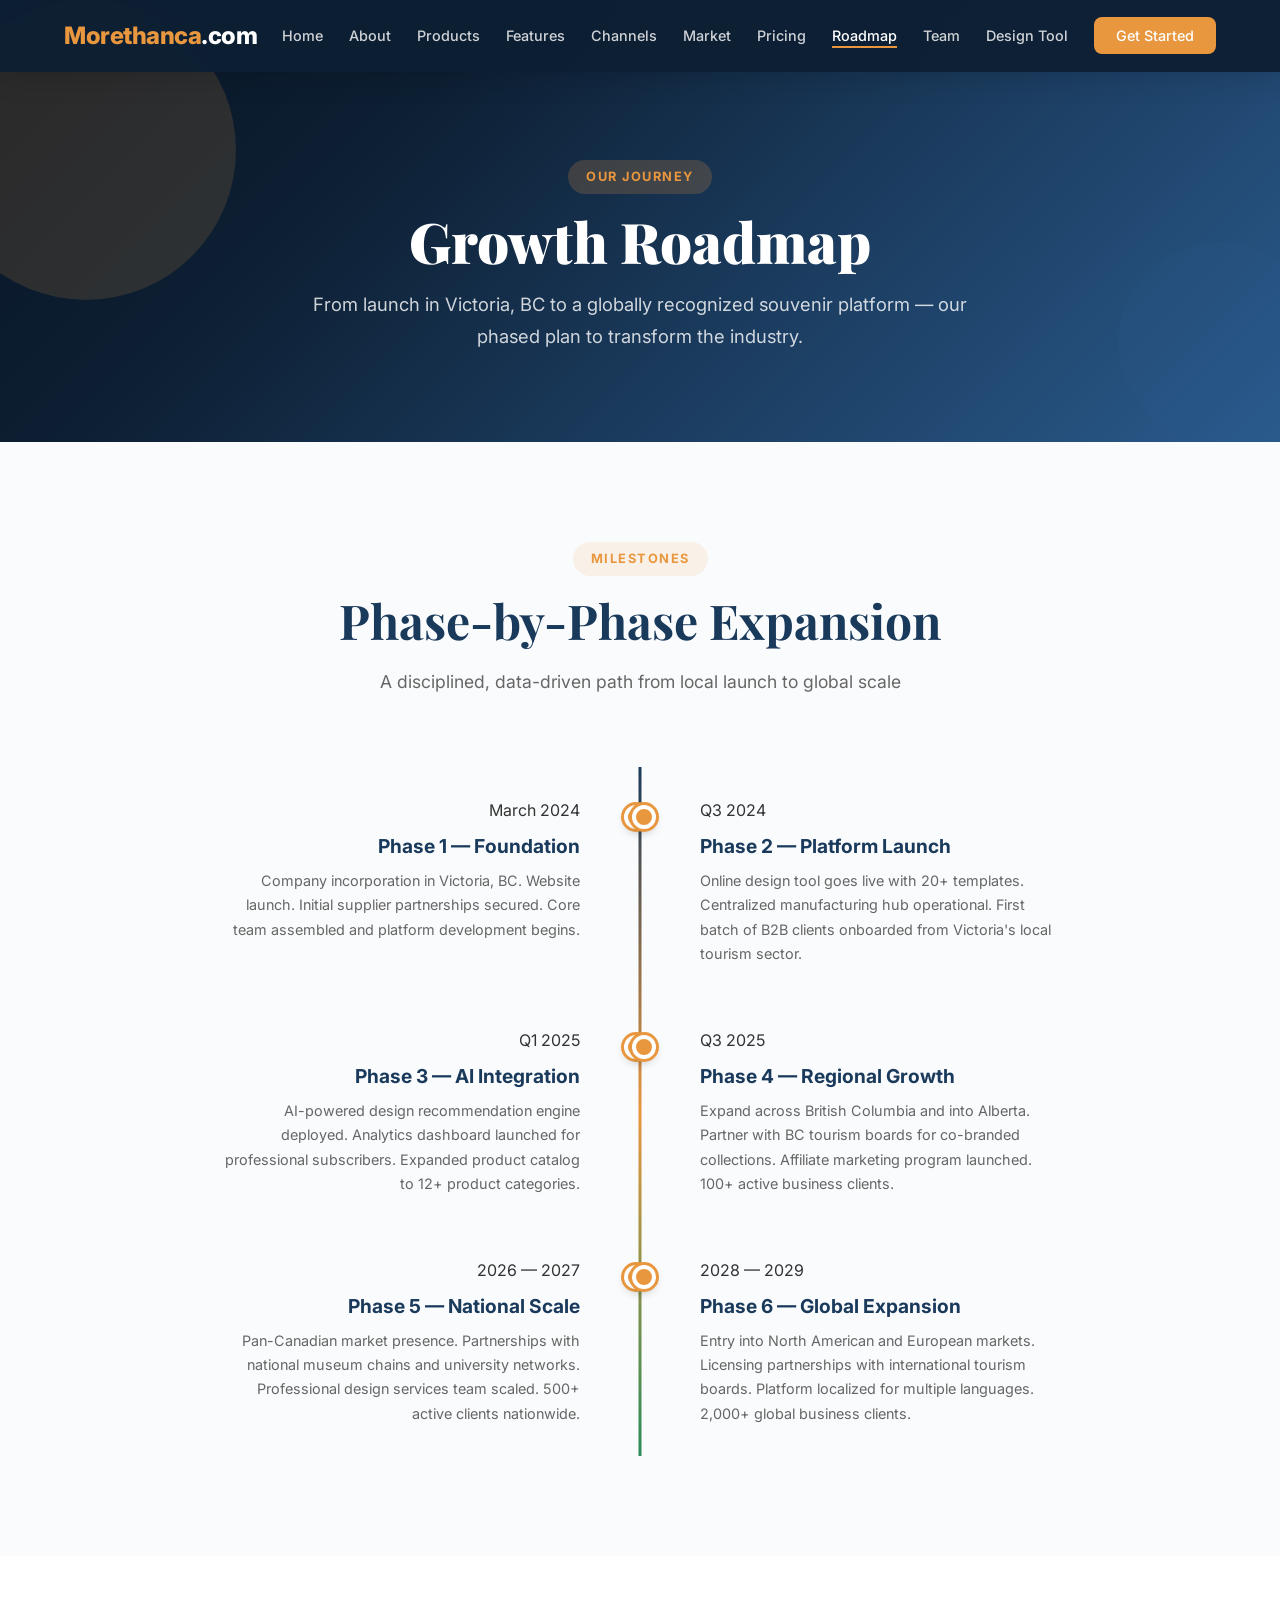
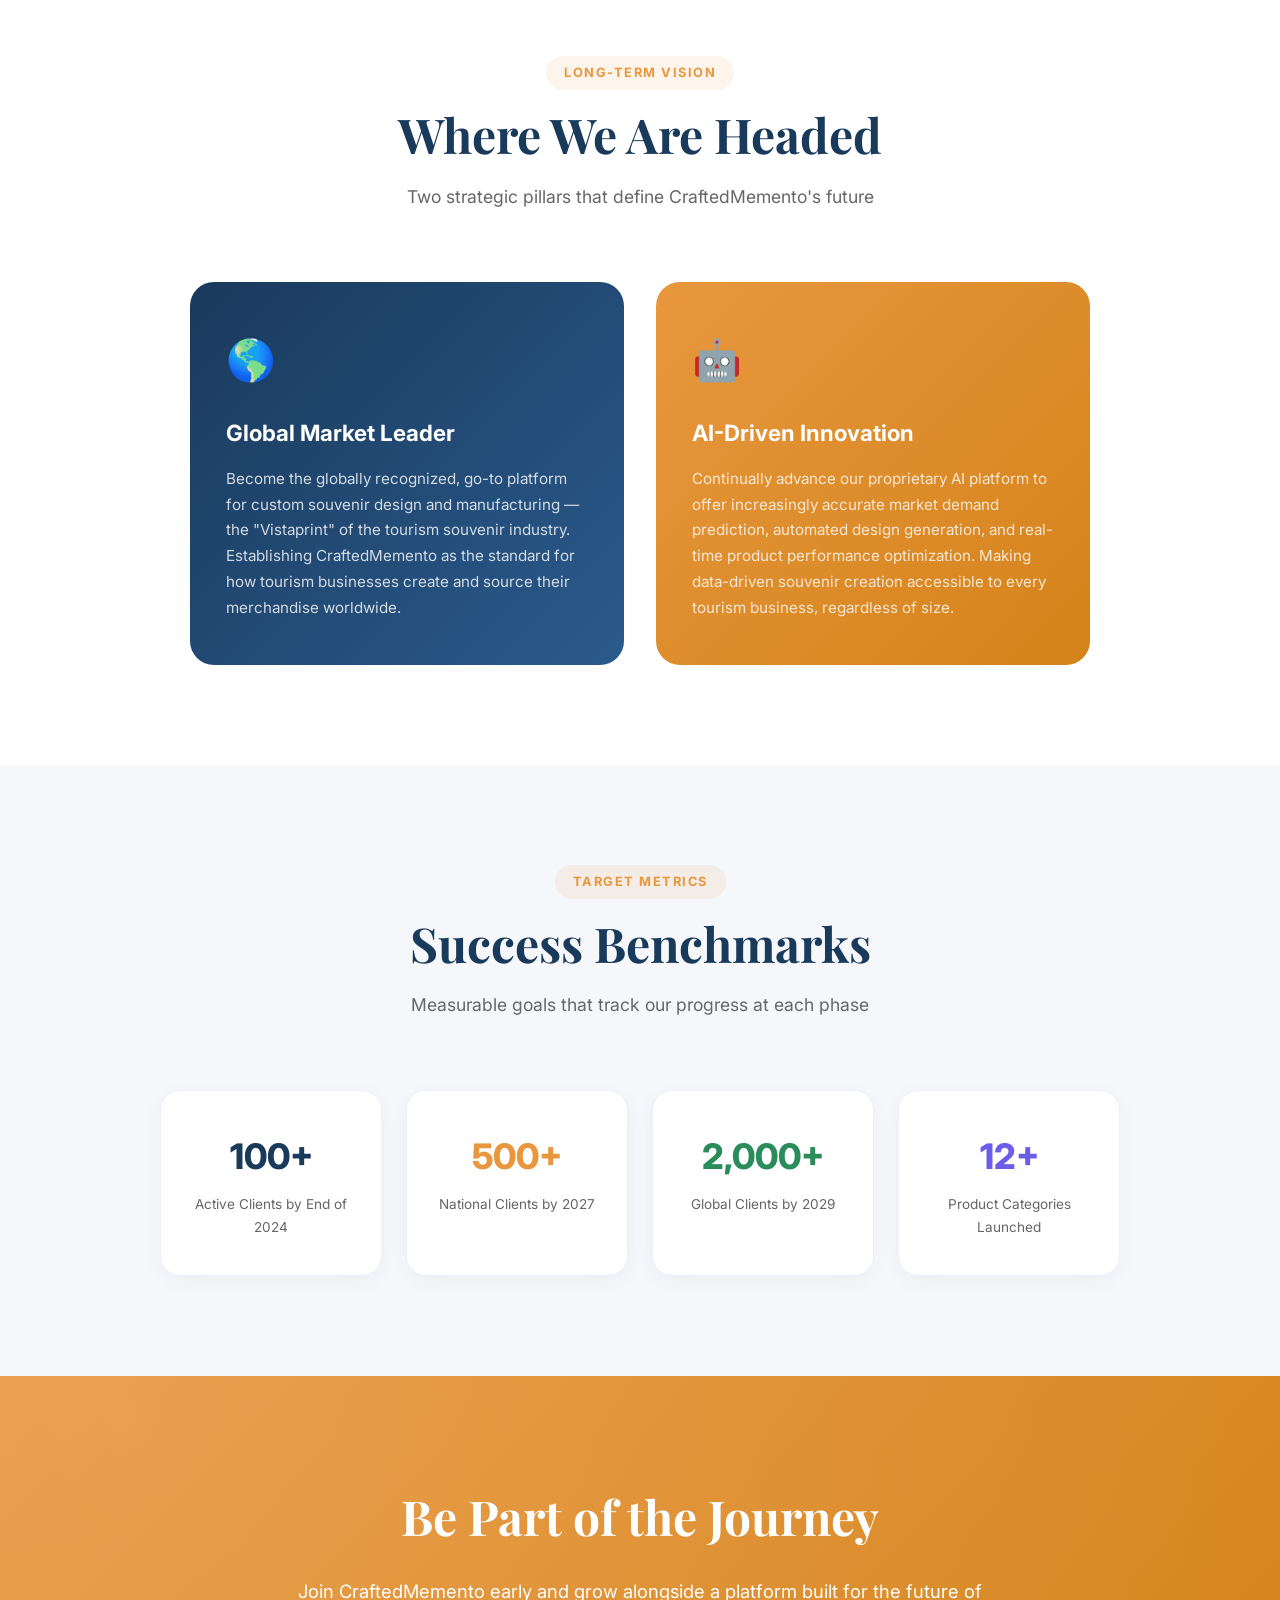
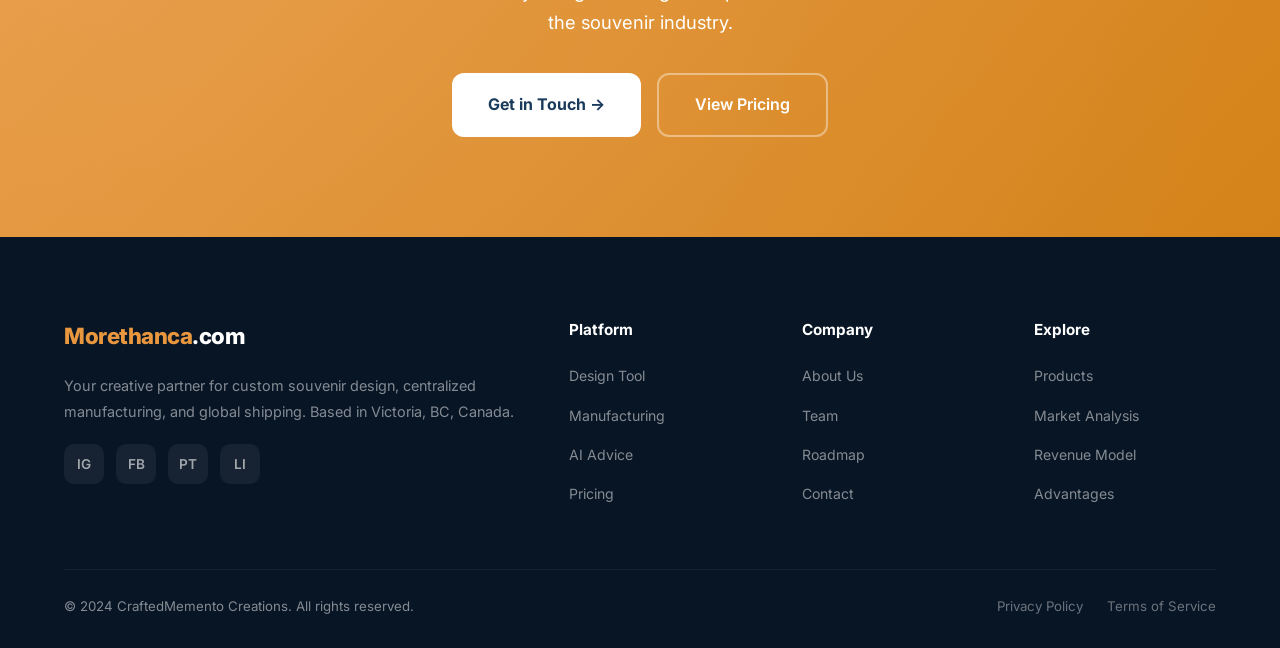
<file: roadmap.html>
<!DOCTYPE html>
<html lang="en">
<head>
    <meta charset="UTF-8">
    <meta name="viewport" content="width=device-width, initial-scale=1.0">
    <title>Roadmap - CraftedMemento Creations</title>
    <link rel="preconnect" href="https://fonts.googleapis.com">
    <link href="https://fonts.googleapis.com/css2?family=Inter:wght@300;400;500;600;700;800;900&family=Playfair+Display:wght@700;800;900&display=swap" rel="stylesheet">
    <style>
/* ========== RESET & VARIABLES ========== */
* { margin: 0; padding: 0; box-sizing: border-box; }
:root {
    --primary: #1a3a5c; --primary-light: #2a5a8c;
    --accent: #e8973e; --accent-dark: #d4831a;
    --light: #f5f7fa; --lighter: #fafbfc;
    --dark: #0d1f33; --darker: #081525;
    --text: #333; --text-light: #666; --text-muted: #888;
    --white: #ffffff; --green: #2a8c5a; --green-dark: #1a6b40; --purple: #6c5ce7;
}
html { scroll-behavior: smooth; }
body { font-family: 'Inter', 'Segoe UI', sans-serif; color: var(--text); line-height: 1.7; overflow-x: hidden; }

/* ========== ANIMATIONS ========== */
@keyframes fadeInUp { from { opacity:0; transform:translateY(40px); } to { opacity:1; transform:translateY(0); } }
@keyframes float { 0%,100% { transform:translateY(0); } 50% { transform:translateY(-20px); } }
@keyframes gradientShift { 0%,100% { background-position:0% 50%; } 50% { background-position:100% 50%; } }
@keyframes particle1 { 0%,100%{transform:translate(0,0) rotate(0deg);opacity:.3} 25%{transform:translate(100px,-50px) rotate(90deg);opacity:.6} 50%{transform:translate(50px,-100px) rotate(180deg);opacity:.3} 75%{transform:translate(-50px,-50px) rotate(270deg);opacity:.5} }
@keyframes particle2 { 0%,100%{transform:translate(0,0) rotate(0deg);opacity:.2} 33%{transform:translate(-80px,60px) rotate(120deg);opacity:.5} 66%{transform:translate(60px,30px) rotate(240deg);opacity:.3} }
.animate { opacity:0; transform:translateY(40px); transition:all .8s cubic-bezier(.4,0,.2,1); }
.animate.visible { opacity:1; transform:translateY(0); }
.animate-delay-1{transition-delay:.1s} .animate-delay-2{transition-delay:.2s}
.animate-delay-3{transition-delay:.3s} .animate-delay-4{transition-delay:.4s}
.animate-delay-5{transition-delay:.5s}

/* ========== COMMON ========== */
.container { max-width:1200px; margin:0 auto; }
section { padding:100px 5%; }
.section-header { text-align:center; margin-bottom:70px; }
.section-label { display:inline-block; background:rgba(232,151,62,.1); color:var(--accent); padding:6px 18px; border-radius:50px; font-size:.8rem; font-weight:700; letter-spacing:1.5px; text-transform:uppercase; margin-bottom:16px; }
.section-header h2 { font-family:'Playfair Display',serif; font-size:3rem; color:var(--primary); margin-bottom:18px; line-height:1.2; }
.section-header p { color:var(--text-light); font-size:1.1rem; max-width:650px; margin:0 auto; }
.btn { display:inline-flex; align-items:center; gap:8px; padding:16px 36px; border-radius:12px; font-size:1rem; font-weight:600; text-decoration:none; transition:all .3s; cursor:pointer; border:none; font-family:inherit; }
.btn-primary { background:var(--accent); color:var(--white); box-shadow:0 4px 20px rgba(232,151,62,.3); }
.btn-primary:hover { background:var(--accent-dark); transform:translateY(-3px); box-shadow:0 8px 30px rgba(232,151,62,.4); }
.btn-outline-light { border:2px solid rgba(255,255,255,.4); color:var(--white); background:transparent; }
.btn-outline-light:hover { background:rgba(255,255,255,.1); border-color:var(--white); }
.btn-outline-dark { border:2px solid var(--primary); color:var(--primary); background:transparent; }
.btn-outline-dark:hover { background:var(--primary); color:var(--white); }
.btn-white { background:var(--white); color:var(--primary); font-weight:700; }
.btn-white:hover { background:var(--light); transform:translateY(-3px); box-shadow:0 12px 35px rgba(0,0,0,.2); }
.btn-lg { padding:18px 44px; font-size:1.1rem; }
.check { color:var(--green); font-weight:700; font-size:1.1rem; }

/* ========== NAVIGATION ========== */
nav { position:fixed; top:0; width:100%; z-index:1000; padding:0 5%; display:flex; justify-content:space-between; align-items:center; height:72px; background:rgba(13,31,51,.95); backdrop-filter:blur(20px); box-shadow:0 4px 30px rgba(0,0,0,.15); transition:all .4s; }
nav.transparent { background:transparent; box-shadow:none; }
nav.scrolled { background:rgba(13,31,51,.97); box-shadow:0 4px 30px rgba(0,0,0,.2); }
.logo { color:var(--white); font-size:1.5rem; font-weight:800; text-decoration:none; letter-spacing:-.5px; }
.logo span { color:var(--accent); }
.nav-links { display:flex; list-style:none; gap:26px; align-items:center; }
.nav-links a { color:rgba(255,255,255,.8); text-decoration:none; font-size:.9rem; font-weight:500; transition:all .3s; position:relative; }
.nav-links a:hover, .nav-links a.active { color:var(--white); }
.nav-links a::after { content:''; position:absolute; bottom:-4px; left:0; width:0; height:2px; background:var(--accent); transition:width .3s; }
.nav-links a:hover::after, .nav-links a.active::after { width:100%; }
.nav-cta { background:var(--accent)!important; color:var(--white)!important; padding:10px 22px!important; border-radius:8px; }
.nav-cta::after { display:none!important; }
.nav-cta:hover { background:var(--accent-dark)!important; transform:translateY(-1px); }
.menu-toggle { display:none; cursor:pointer; flex-direction:column; gap:5px; background:none; border:none; padding:5px; }
.menu-toggle span { width:24px; height:2.5px; background:var(--white); border-radius:2px; display:block; transition:.3s; }

/* ========== HOME HERO ========== */
.hero { min-height:100vh; display:flex; align-items:center; justify-content:center; background:linear-gradient(135deg,var(--darker) 0%,var(--dark) 30%,var(--primary) 60%,var(--primary-light) 100%); color:var(--white); text-align:center; padding:140px 5% 80px; position:relative; overflow:hidden; }
.hero-particles { position:absolute; inset:0; overflow:hidden; }
.hero-particles .p { position:absolute; border-radius:50%; opacity:.15; }
.hero-particles .p:nth-child(1){width:300px;height:300px;background:var(--accent);top:10%;left:-5%;animation:particle1 20s infinite}
.hero-particles .p:nth-child(2){width:200px;height:200px;background:var(--primary-light);bottom:10%;right:-3%;animation:particle2 15s infinite}
.hero-particles .p:nth-child(3){width:150px;height:150px;background:var(--accent);top:50%;left:50%;animation:particle1 25s infinite reverse}
.hero-particles .p:nth-child(4){width:100px;height:100px;background:#fff;top:20%;right:20%;animation:particle2 18s infinite}
.hero-content { position:relative; z-index:1; max-width:900px; }
.hero-badge { display:inline-block; background:rgba(232,151,62,.15); border:1px solid rgba(232,151,62,.3); color:var(--accent); padding:8px 20px; border-radius:50px; font-size:.85rem; font-weight:600; margin-bottom:28px; }
.hero h1 { font-family:'Playfair Display',serif; font-size:4.5rem; margin-bottom:16px; font-weight:900; line-height:1.1; }
.hero h1 span { color:var(--accent); }
.hero .tagline { font-size:1.4rem; font-weight:300; opacity:.9; margin-bottom:18px; }
.hero .desc { font-size:1.1rem; opacity:.75; margin-bottom:45px; max-width:650px; margin-left:auto; margin-right:auto; line-height:1.8; }
.hero-buttons { display:flex; gap:16px; justify-content:center; flex-wrap:wrap; }
.hero-stats { display:flex; justify-content:center; gap:60px; margin-top:70px; padding-top:40px; border-top:1px solid rgba(255,255,255,.1); flex-wrap:wrap; }
.hero-stat { text-align:center; }
.hero-stat .num { font-size:2rem; font-weight:800; color:var(--accent); }
.hero-stat .lbl { font-size:.85rem; opacity:.6; margin-top:4px; }

/* ========== HOME OVERVIEW ========== */
.home-overview { background:var(--light); }
.overview-grid { display:grid; grid-template-columns:repeat(3,1fr); gap:30px; }
.overview-card { background:var(--white); border-radius:20px; padding:36px 28px; text-align:center; border:1px solid #eef; box-shadow:0 4px 15px rgba(0,0,0,.04); transition:all .4s; }
.overview-card:hover { transform:translateY(-8px); box-shadow:0 20px 40px rgba(0,0,0,.08); border-color:var(--accent); }
.overview-icon { width:70px; height:70px; border-radius:50%; margin:0 auto 20px; display:flex; align-items:center; justify-content:center; font-size:1.8rem; color:var(--white); }
.oi-1 { background:linear-gradient(135deg,var(--primary),var(--primary-light)); }
.oi-2 { background:linear-gradient(135deg,var(--accent),var(--accent-dark)); }
.oi-3 { background:linear-gradient(135deg,var(--green),var(--green-dark)); }
.oi-4 { background:linear-gradient(135deg,var(--purple),#5a4bd1); }
.oi-5 { background:linear-gradient(135deg,#e85d5d,#c0392b); }
.oi-6 { background:linear-gradient(135deg,#0984e3,#0652dd); }
.overview-card h3 { color:var(--primary); font-size:1.1rem; margin-bottom:10px; }
.overview-card p { color:var(--text-light); font-size:.9rem; }

/* ========== PAGE HERO ========== */
.page-hero { padding:160px 5% 90px; text-align:center; color:var(--white); position:relative; overflow:hidden; background:linear-gradient(135deg,var(--darker) 0%,var(--dark) 30%,var(--primary) 60%,var(--primary-light) 100%); }
.page-hero .hero-particles { position:absolute; inset:0; overflow:hidden; }
.page-hero .hero-particles .p { position:absolute; border-radius:50%; opacity:.15; }
.page-hero .hero-particles .p:nth-child(1){width:300px;height:300px;background:var(--accent);top:0;left:-5%;animation:particle1 20s infinite}
.page-hero .hero-particles .p:nth-child(2){width:200px;height:200px;background:var(--primary-light);bottom:0;right:-3%;animation:particle2 15s infinite}
.page-hero-content { position:relative; z-index:1; max-width:700px; margin:0 auto; }
.page-hero .section-label { background:rgba(232,151,62,.2); }
.page-hero h1 { font-family:'Playfair Display',serif; font-size:3.5rem; margin-bottom:18px; font-weight:900; line-height:1.1; }
.page-hero p { font-size:1.15rem; opacity:.8; }

/* ========== ABOUT ========== */
.about-grid { display:grid; grid-template-columns:1fr 1fr; gap:80px; align-items:center; }
.about-content .label { display:inline-block; background:rgba(232,151,62,.1); color:var(--accent); padding:6px 18px; border-radius:50px; font-size:.8rem; font-weight:700; letter-spacing:1.5px; text-transform:uppercase; margin-bottom:20px; }
.about-content h2 { font-family:'Playfair Display',serif; font-size:2.8rem; color:var(--primary); margin-bottom:24px; line-height:1.2; }
.about-content p { color:var(--text-light); margin-bottom:18px; font-size:1.05rem; }
.highlight-box { background:linear-gradient(135deg,var(--primary),var(--primary-light)); color:var(--white); padding:24px 28px; border-radius:16px; margin:25px 0; font-weight:500; font-size:1.05rem; line-height:1.7; }
.about-card-stack { position:relative; min-height:480px; }
.about-float-card { position:absolute; background:var(--white); border-radius:16px; padding:28px; box-shadow:0 15px 40px rgba(0,0,0,.08); border:1px solid #eef; }
.about-float-card.card-1{top:0;left:0;right:30px;z-index:3;animation:float 6s ease-in-out infinite}
.about-float-card.card-2{top:155px;left:30px;right:0;z-index:2;animation:float 6s ease-in-out infinite 1s}
.about-float-card.card-3{top:310px;left:15px;right:15px;z-index:1;animation:float 6s ease-in-out infinite 2s}
.card-icon{width:50px;height:50px;border-radius:12px;display:flex;align-items:center;justify-content:center;font-size:1.5rem;margin-bottom:15px;color:var(--white)}
.card-icon.blue{background:linear-gradient(135deg,var(--primary),var(--primary-light))}
.card-icon.orange{background:linear-gradient(135deg,var(--accent),var(--accent-dark))}
.card-icon.green{background:linear-gradient(135deg,var(--green),var(--green-dark))}
.about-float-card h4{color:var(--primary);font-size:1.05rem;margin-bottom:6px}
.about-float-card p{color:var(--text-light);font-size:.88rem;line-height:1.6}

/* ========== BENEFITS ========== */
.benefits-main { display:grid; grid-template-columns:1fr 1fr; gap:60px; align-items:center; }
.benefits-list { display:flex; flex-direction:column; gap:20px; }
.benefit-row { display:flex; gap:20px; padding:24px; background:var(--white); border-radius:16px; box-shadow:0 4px 15px rgba(0,0,0,.04); transition:all .3s; border:1px solid transparent; }
.benefit-row:hover { border-color:var(--accent); box-shadow:0 8px 30px rgba(0,0,0,.08); transform:translateX(6px); }
.benefit-icon { flex-shrink:0; width:52px; height:52px; border-radius:14px; display:flex; align-items:center; justify-content:center; font-size:1.3rem; color:var(--white); }
.b1{background:linear-gradient(135deg,#e85d5d,#c0392b)} .b2{background:linear-gradient(135deg,var(--accent),var(--accent-dark))}
.b3{background:linear-gradient(135deg,var(--primary),var(--primary-light))} .b4{background:linear-gradient(135deg,var(--green),var(--green-dark))}
.benefit-row h4{color:var(--primary);font-size:1.05rem;margin-bottom:4px}
.benefit-row p{color:var(--text-light);font-size:.9rem}
.benefits-visual { background:linear-gradient(135deg,var(--primary),var(--primary-light)); border-radius:24px; padding:50px 40px; color:var(--white); position:relative; overflow:hidden; }
.benefits-visual::before{content:'';position:absolute;top:-60px;right:-60px;width:200px;height:200px;border-radius:50%;background:rgba(232,151,62,.2)}
.benefits-visual::after{content:'';position:absolute;bottom:-40px;left:-40px;width:150px;height:150px;border-radius:50%;background:rgba(255,255,255,.05)}
.benefits-visual h3{font-family:'Playfair Display',serif;font-size:2rem;margin-bottom:20px;position:relative;z-index:1}
.benefits-visual p{opacity:.85;position:relative;z-index:1;margin-bottom:12px;font-size:1.05rem}
.benefits-visual .quote{font-style:italic;opacity:.7;border-left:3px solid var(--accent);padding-left:18px;margin-top:30px;position:relative;z-index:1}

/* ========== LOCATION ========== */
.location-section { background:linear-gradient(135deg,var(--darker),var(--dark),var(--primary)); color:var(--white); position:relative; overflow:hidden; }
.location-grid { display:grid; grid-template-columns:1fr 1fr; gap:60px; align-items:center; position:relative; z-index:1; }
.location-text h3{font-family:'Playfair Display',serif;font-size:2.2rem;margin-bottom:20px}
.location-text p{opacity:.75;margin-bottom:15px;font-size:1.05rem}
.location-features{display:grid;grid-template-columns:1fr 1fr;gap:16px;margin-top:30px}
.loc-feat{background:rgba(255,255,255,.06);border:1px solid rgba(255,255,255,.1);padding:20px;border-radius:14px;text-align:center}
.loc-feat .val{font-size:1.8rem;font-weight:800;color:var(--accent)}
.loc-feat .lbl{font-size:.8rem;opacity:.6;margin-top:4px}
.location-map{background:rgba(255,255,255,.05);border:1px solid rgba(255,255,255,.1);border-radius:24px;padding:40px;text-align:center}
.map-pin{font-size:4rem;margin-bottom:20px;display:block}
.location-map h4{font-size:1.3rem;margin-bottom:8px}
.location-map p{opacity:.6;font-size:.95rem}
.advantages-list{text-align:left;margin-top:24px;list-style:none}
.advantages-list li{padding:8px 0;font-size:.9rem;opacity:.75;display:flex;align-items:center;gap:10px}
.advantages-list li::before{content:'\2713';color:var(--accent);font-weight:700}

/* ========== PRODUCTS ========== */
.products-grid { display:grid; grid-template-columns:repeat(4,1fr); gap:24px; }
.product-item { background:var(--white); border-radius:16px; padding:36px 20px; text-align:center; transition:all .4s; box-shadow:0 4px 15px rgba(0,0,0,.04); border:1px solid #eef; cursor:default; }
.product-item:hover { transform:translateY(-8px); box-shadow:0 20px 40px rgba(0,0,0,.1); border-color:var(--accent); }
.product-emoji{font-size:3.5rem;margin-bottom:18px;display:block}
.product-item h4{color:var(--primary);font-size:1.05rem;margin-bottom:6px}
.product-item p{color:var(--text-muted);font-size:.85rem}

/* ========== HOW IT WORKS ========== */
.steps-container { position:relative; max-width:1000px; margin:0 auto; }
.steps-line { position:absolute; top:40px; left:60px; right:60px; height:3px; background:linear-gradient(to right,var(--primary),var(--accent),var(--green)); z-index:0; }
.steps-grid { display:grid; grid-template-columns:repeat(4,1fr); gap:30px; position:relative; z-index:1; }
.step-card { text-align:center; }
.step-num { width:80px; height:80px; border-radius:50%; margin:0 auto 24px; display:flex; align-items:center; justify-content:center; font-size:1.5rem; font-weight:800; color:var(--white); box-shadow:0 8px 25px rgba(26,58,92,.3); }
.step-card:nth-child(1) .step-num{background:linear-gradient(135deg,var(--primary),var(--primary-light))}
.step-card:nth-child(2) .step-num{background:linear-gradient(135deg,var(--accent),var(--accent-dark));box-shadow:0 8px 25px rgba(232,151,62,.3)}
.step-card:nth-child(3) .step-num{background:linear-gradient(135deg,var(--green),var(--green-dark));box-shadow:0 8px 25px rgba(42,140,90,.3)}
.step-card:nth-child(4) .step-num{background:linear-gradient(135deg,var(--purple),#5a4bd1);box-shadow:0 8px 25px rgba(108,92,231,.3)}
.step-card h3{color:var(--primary);margin-bottom:10px;font-size:1.15rem}
.step-card p{color:var(--text-light);font-size:.9rem;padding:0 10px}

/* ========== FEATURES ========== */
.features-grid { display:grid; grid-template-columns:repeat(2,1fr); gap:28px; }
.feature-card { display:flex; gap:24px; background:var(--lighter); padding:36px; border-radius:20px; transition:all .4s; border:1px solid transparent; }
.feature-card:hover { background:var(--white); border-color:rgba(232,151,62,.2); box-shadow:0 20px 50px rgba(0,0,0,.06); transform:translateY(-4px); }
.feature-num { flex-shrink:0; width:52px; height:52px; border-radius:14px; display:flex; align-items:center; justify-content:center; font-size:1.2rem; font-weight:800; background:linear-gradient(135deg,var(--primary),var(--primary-light)); color:var(--white); }
.feature-card h3{color:var(--primary);font-size:1.15rem;margin-bottom:8px}
.feature-card p{color:var(--text-light);font-size:.95rem}

/* ========== ADVANTAGES ========== */
.advantages-section { background:linear-gradient(135deg,var(--darker),var(--primary)); color:var(--white); }
.advantages-section .section-header h2{color:var(--white)}
.advantages-section .section-header p{color:rgba(255,255,255,.6)}
.adv-grid { display:grid; grid-template-columns:repeat(3,1fr); gap:24px; }
.adv-card { background:rgba(255,255,255,.05); border:1px solid rgba(255,255,255,.1); border-radius:20px; padding:36px 28px; transition:all .4s; position:relative; overflow:hidden; }
.adv-card::before{content:'';position:absolute;top:0;left:0;right:0;height:3px;background:linear-gradient(to right,var(--accent),transparent);opacity:0;transition:opacity .4s}
.adv-card:hover{background:rgba(255,255,255,.08);transform:translateY(-5px)}
.adv-card:hover::before{opacity:1}
.adv-num{font-size:3rem;font-weight:900;color:rgba(232,151,62,.2);margin-bottom:15px;line-height:1}
.adv-card h3{font-size:1.15rem;margin-bottom:12px;color:var(--white)}
.adv-card p{color:rgba(255,255,255,.6);font-size:.92rem}

/* ========== MARKET ========== */
.market-grid { display:grid; grid-template-columns:1fr 1fr; gap:28px; margin-bottom:50px; }
.market-card { background:var(--white); border-radius:20px; padding:36px; border:1px solid #eef; box-shadow:0 4px 15px rgba(0,0,0,.04); transition:all .3s; }
.market-card:hover{box-shadow:0 12px 35px rgba(0,0,0,.08)}
.tag{display:inline-block;padding:4px 14px;border-radius:6px;font-size:.75rem;font-weight:700;margin-bottom:16px;text-transform:uppercase;letter-spacing:1px}
.tag-blue{background:rgba(26,58,92,.08);color:var(--primary)}
.tag-orange{background:rgba(232,151,62,.1);color:var(--accent)}
.tag-green{background:rgba(42,140,90,.1);color:var(--green)}
.tag-purple{background:rgba(108,92,231,.1);color:var(--purple)}
.tag-red{background:rgba(232,93,93,.1);color:#e85d5d}
.market-card h3{color:var(--primary);font-size:1.2rem;margin-bottom:12px}
.market-card p{color:var(--text-light);font-size:.95rem}
.market-card ul{list-style:none;margin-top:12px}
.market-card ul li{padding:6px 0;color:var(--text-light);font-size:.9rem;display:flex;align-items:flex-start;gap:10px}
.market-card ul li::before{content:'\2022';color:var(--accent);font-weight:700;font-size:1.2rem;line-height:1.4}
.target-market{background:linear-gradient(135deg,var(--primary),var(--primary-light));border-radius:24px;padding:50px;color:var(--white)}
.target-market h3{font-family:'Playfair Display',serif;font-size:1.8rem;margin-bottom:12px}
.target-market > p{opacity:.8;margin-bottom:24px}
.target-chips{display:flex;flex-wrap:wrap;gap:12px}
.chip{background:rgba(255,255,255,.12);border:1px solid rgba(255,255,255,.2);padding:10px 22px;border-radius:50px;font-size:.9rem;color:var(--white);transition:all .3s}
.chip:hover{background:rgba(255,255,255,.2);transform:translateY(-2px)}

/* ========== REVENUE ========== */
.revenue-grid { display:grid; grid-template-columns:repeat(3,1fr); gap:24px; }
.revenue-card { background:var(--lighter); border-radius:20px; padding:32px 28px; border:1px solid #eef; transition:all .4s; position:relative; overflow:hidden; }
.revenue-card::before{content:'';position:absolute;top:0;left:0;width:4px;height:100%;background:var(--accent);opacity:0;transition:opacity .3s}
.revenue-card:hover{border-color:rgba(232,151,62,.3);box-shadow:0 12px 35px rgba(0,0,0,.06)}
.revenue-card:hover::before{opacity:1}
.rev-icon{font-size:2rem;margin-bottom:15px;display:block}
.revenue-card h3{color:var(--primary);font-size:1.1rem;margin-bottom:10px}
.revenue-card p{color:var(--text-light);font-size:.9rem}
.rev-tag{display:inline-block;margin-top:12px;padding:4px 12px;border-radius:6px;font-size:.75rem;font-weight:600}
.rev-tag-main{background:rgba(232,151,62,.1);color:var(--accent)}
.rev-tag-sub{background:rgba(26,58,92,.06);color:var(--primary)}

/* ========== SALES CHANNELS ========== */
.sales-grid { display:grid; grid-template-columns:repeat(3,1fr); gap:24px; }
.sales-card { background:var(--lighter); border-radius:20px; padding:32px 24px; border:1px solid #eef; transition:all .4s; text-align:center; }
.sales-card:hover{background:var(--white);box-shadow:0 15px 40px rgba(0,0,0,.06);transform:translateY(-5px)}
.sales-icon{font-size:2.5rem;margin-bottom:16px;display:block}
.sales-card h3{color:var(--primary);font-size:1.05rem;margin-bottom:8px}
.sales-card p{color:var(--text-light);font-size:.88rem}

/* ========== PRICING ========== */
.pricing-grid { display:grid; grid-template-columns:repeat(3,1fr); gap:28px; max-width:1100px; margin:0 auto; }
.pricing-card { background:var(--white); border-radius:24px; padding:44px 32px; text-align:center; box-shadow:0 5px 20px rgba(0,0,0,.04); transition:all .4s; border:2px solid transparent; position:relative; }
.pricing-card.featured{border-color:var(--accent);box-shadow:0 20px 50px rgba(232,151,62,.15)}
.pricing-card:hover{transform:translateY(-8px);box-shadow:0 25px 50px rgba(0,0,0,.1)}
.pricing-badge{position:absolute;top:-14px;left:50%;transform:translateX(-50%);background:linear-gradient(135deg,var(--accent),var(--accent-dark));color:var(--white);padding:6px 24px;border-radius:50px;font-size:.8rem;font-weight:700;white-space:nowrap}
.plan-icon{font-size:2.5rem;margin-bottom:15px;display:block}
.plan-name{font-size:1.4rem;color:var(--primary);font-weight:800;margin-bottom:6px}
.plan-desc{color:var(--text-muted);font-size:.9rem;margin-bottom:28px}
.plan-price{font-size:3rem;font-weight:900;color:var(--primary);margin-bottom:30px;line-height:1}
.plan-price sub{font-size:1rem;font-weight:400;color:var(--text-muted)}
.pricing-card ul{list-style:none;text-align:left;margin-bottom:32px}
.pricing-card ul li{padding:10px 0;color:var(--text-light);font-size:.92rem;border-bottom:1px solid #f0f0f0;display:flex;align-items:center;gap:10px}
.btn-pricing{width:100%;justify-content:center}

/* ========== ROADMAP ========== */
.roadmap { max-width:900px; margin:0 auto; display:grid; grid-template-columns:1fr 1fr; position:relative; }
.roadmap::before{content:'';position:absolute;left:50%;top:0;bottom:0;width:3px;background:linear-gradient(to bottom,var(--primary),var(--accent),var(--green));transform:translateX(-50%)}
.milestone{padding:30px;position:relative}
.milestone:nth-child(odd){text-align:right;padding-right:60px}
.milestone:nth-child(even){padding-left:60px;grid-column:2}
.milestone::after{content:'';position:absolute;top:38px;width:16px;height:16px;border-radius:50%;background:var(--accent);border:4px solid var(--white);box-shadow:0 0 0 3px var(--accent),0 4px 10px rgba(0,0,0,.15)}
.milestone:nth-child(odd)::after{right:-8px}
.milestone:nth-child(even)::after{left:-8px}
.m-date{color:var(--accent);font-weight:700;font-size:.85rem;letter-spacing:1px;text-transform:uppercase}
.milestone h4{color:var(--primary);font-size:1.2rem;margin:6px 0}
.milestone p{color:var(--text-light);font-size:.9rem}
.m-tag{display:inline-block;margin-top:8px;padding:3px 10px;border-radius:6px;font-size:.75rem;font-weight:600}
.m-tag-done{background:rgba(42,140,90,.1);color:var(--green)}
.m-tag-progress{background:rgba(232,151,62,.1);color:var(--accent)}
.m-tag-upcoming{background:rgba(26,58,92,.06);color:var(--primary)}
.long-term{max-width:900px;margin:50px auto 0;display:grid;grid-template-columns:1fr 1fr;gap:24px}
.lt-card{background:var(--lighter);border-radius:20px;padding:32px;border:1px solid #eef}
.lt-card h4{color:var(--primary);margin-bottom:8px;font-size:1.1rem}
.lt-card p{color:var(--text-light);font-size:.9rem}

/* ========== TEAM ========== */
.team-grid{display:grid;grid-template-columns:repeat(3,1fr);gap:30px;max-width:1000px;margin:0 auto 60px}
.team-card{background:var(--white);border-radius:24px;padding:44px 28px 36px;text-align:center;box-shadow:0 5px 25px rgba(0,0,0,.04);transition:all .4s;border:1px solid transparent}
.team-card:hover{transform:translateY(-8px);box-shadow:0 20px 50px rgba(0,0,0,.08);border-color:var(--accent)}
.team-avatar{width:100px;height:100px;border-radius:50%;margin:0 auto 20px;display:flex;align-items:center;justify-content:center;font-size:2rem;font-weight:800;color:var(--white);box-shadow:0 8px 25px rgba(0,0,0,.15)}
.ta-1{background:linear-gradient(135deg,var(--primary),var(--primary-light))}
.ta-2{background:linear-gradient(135deg,var(--accent),var(--accent-dark))}
.ta-3{background:linear-gradient(135deg,var(--green),var(--green-dark))}
.team-card h3{color:var(--primary);font-size:1.15rem;margin-bottom:4px}
.team-card .role{color:var(--accent);font-weight:700;font-size:.85rem;margin-bottom:16px;text-transform:uppercase;letter-spacing:.5px}
.team-card p{color:var(--text-light);font-size:.88rem}
.org-chart{max-width:900px;margin:0 auto}
.org-title{text-align:center;font-family:'Playfair Display',serif;font-size:1.8rem;color:var(--primary);margin-bottom:30px}
.org-ceo{background:linear-gradient(135deg,var(--primary),var(--primary-light));color:var(--white);border-radius:16px;padding:24px 32px;text-align:center;max-width:320px;margin:0 auto 20px}
.org-ceo h4{font-size:1.1rem;margin-bottom:4px}
.org-ceo p{opacity:.8;font-size:.85rem}
.org-line{width:3px;height:30px;background:linear-gradient(to bottom,var(--primary),var(--accent));margin:0 auto}
.org-departments{display:grid;grid-template-columns:repeat(4,1fr);gap:16px}
.org-dept{background:var(--white);border-radius:16px;padding:24px 16px;text-align:center;border:1px solid #eef;transition:all .3s}
.org-dept:hover{border-color:var(--accent);box-shadow:0 8px 25px rgba(0,0,0,.06)}
.dept-icon{font-size:2rem;margin-bottom:10px;display:block}
.org-dept h4{color:var(--primary);font-size:.9rem;margin-bottom:6px}
.org-dept p{color:var(--text-muted);font-size:.78rem}

/* ========== CONTACT ========== */
.contact-grid{display:grid;grid-template-columns:1fr 1.3fr;gap:60px;max-width:1000px;margin:0 auto}
.contact-info h3{font-family:'Playfair Display',serif;font-size:2rem;color:var(--primary);margin-bottom:20px}
.contact-info > p{color:var(--text-light);margin-bottom:30px;font-size:1.05rem}
.contact-item{display:flex;gap:16px;margin-bottom:24px;align-items:flex-start}
.contact-item-icon{flex-shrink:0;width:48px;height:48px;border-radius:12px;background:linear-gradient(135deg,var(--primary),var(--primary-light));color:var(--white);display:flex;align-items:center;justify-content:center;font-size:1.2rem}
.contact-item h4{color:var(--primary);font-size:1rem;margin-bottom:2px}
.contact-item p{color:var(--text-light);font-size:.9rem;margin:0}
.contact-form{background:var(--white);border-radius:24px;padding:44px;box-shadow:0 10px 40px rgba(0,0,0,.06);border:1px solid #eef}
.contact-form h3{font-family:'Playfair Display',serif;font-size:1.6rem;color:var(--primary);margin-bottom:28px}
.form-row{display:grid;grid-template-columns:1fr 1fr;gap:16px}
.form-group{margin-bottom:20px}
.form-group label{display:block;font-size:.9rem;font-weight:600;color:var(--primary);margin-bottom:8px}
.form-group input,.form-group textarea,.form-group select{width:100%;padding:14px 16px;border:1.5px solid #dde;border-radius:10px;font-family:inherit;font-size:.95rem;transition:border-color .3s;outline:none;background:var(--lighter)}
.form-group input:focus,.form-group textarea:focus,.form-group select:focus{border-color:var(--accent);background:var(--white)}
.form-group textarea{resize:vertical;min-height:130px}

/* ========== CTA SECTION ========== */
.cta-section{background:linear-gradient(135deg,var(--accent),var(--accent-dark),#c0711a);background-size:200% 200%;animation:gradientShift 8s ease infinite;text-align:center;color:var(--white);padding:100px 5%;position:relative;overflow:hidden}
.cta-section::before{content:'';position:absolute;top:-50%;left:-50%;width:200%;height:200%;background:radial-gradient(circle at 30% 30%,rgba(255,255,255,.1),transparent 60%)}
.cta-content{position:relative;z-index:1;max-width:700px;margin:0 auto}
.cta-section h2{font-family:'Playfair Display',serif;font-size:3rem;margin-bottom:18px}
.cta-section p{font-size:1.15rem;opacity:.9;margin-bottom:35px}
.cta-buttons{display:flex;gap:16px;justify-content:center;flex-wrap:wrap}

/* ========== FOOTER ========== */
footer{background:var(--darker);color:rgba(255,255,255,.5);padding:80px 5% 30px}
.footer-top{display:grid;grid-template-columns:2.5fr 1fr 1fr 1fr;gap:50px;max-width:1200px;margin:0 auto}
.footer-brand .logo{font-size:1.4rem;display:inline-block;margin-bottom:18px}
.footer-brand p{font-size:.9rem;line-height:1.8;margin-bottom:20px}
.social-links{display:flex;gap:12px}
.social-link{width:40px;height:40px;border-radius:10px;background:rgba(255,255,255,.06);display:flex;align-items:center;justify-content:center;color:rgba(255,255,255,.6);text-decoration:none;font-size:.85rem;font-weight:600;transition:all .3s}
.social-link:hover{background:var(--accent);color:var(--white);transform:translateY(-2px)}
footer h4{color:var(--white);margin-bottom:20px;font-size:.95rem;font-weight:700}
footer ul{list-style:none}
footer ul li{margin-bottom:12px}
footer ul a{color:rgba(255,255,255,.5);text-decoration:none;font-size:.88rem;transition:all .3s}
footer ul a:hover{color:var(--accent);padding-left:4px}
.footer-bottom{max-width:1200px;margin:50px auto 0;padding-top:25px;border-top:1px solid rgba(255,255,255,.06);display:flex;justify-content:space-between;align-items:center;font-size:.83rem}
.footer-bottom-links{display:flex;gap:24px}
.footer-bottom-links a{color:rgba(255,255,255,.4);text-decoration:none;font-size:.83rem}
.footer-bottom-links a:hover{color:var(--accent)}

/* ========== RESPONSIVE ========== */
@media(max-width:1024px){
    .features-grid,.adv-grid,.revenue-grid,.sales-grid{grid-template-columns:repeat(2,1fr)}
    .products-grid{grid-template-columns:repeat(3,1fr)}
    .org-departments{grid-template-columns:repeat(2,1fr)}
    .overview-grid{grid-template-columns:repeat(2,1fr)}
}
@media(max-width:768px){
    .hero h1{font-size:2.8rem} .page-hero h1{font-size:2.5rem} .section-header h2{font-size:2rem}
    .about-grid,.benefits-main,.market-grid,.location-grid,.contact-grid{grid-template-columns:1fr}
    .about-card-stack{min-height:auto}
    .about-float-card{position:relative!important;top:auto!important;left:auto!important;right:auto!important;margin-bottom:16px;animation:none!important}
    .features-grid,.adv-grid,.revenue-grid,.sales-grid,.pricing-grid{grid-template-columns:1fr}
    .products-grid{grid-template-columns:repeat(2,1fr)}
    .steps-grid{grid-template-columns:1fr 1fr} .steps-line{display:none}
    .roadmap{grid-template-columns:1fr}
    .roadmap::before{left:20px}
    .milestone:nth-child(odd),.milestone:nth-child(even){text-align:left;padding-left:50px;padding-right:20px;grid-column:1}
    .milestone::after{left:12px!important;right:auto!important}
    .team-grid{grid-template-columns:1fr;max-width:380px}
    .org-departments{grid-template-columns:1fr 1fr}
    .long-term,.form-row{grid-template-columns:1fr}
    .nav-links{display:none;position:absolute;top:72px;left:0;width:100%;background:rgba(13,31,51,.98);backdrop-filter:blur(20px);flex-direction:column;padding:24px 5%;gap:16px}
    .nav-links.active{display:flex}
    .menu-toggle{display:flex}
    .footer-top{grid-template-columns:1fr}
    .footer-bottom{flex-direction:column;gap:12px}
    .location-features{grid-template-columns:1fr 1fr}
    .hero-stats{gap:30px}
    section{padding:80px 5%}
    .overview-grid{grid-template-columns:1fr}
}
@media(max-width:480px){
    .hero h1{font-size:2.2rem} .page-hero h1{font-size:2rem}
    .products-grid{grid-template-columns:repeat(2,1fr)}
    .steps-grid{grid-template-columns:1fr}
    .location-features{grid-template-columns:1fr}
}

</style>
</head>
<body>

<nav id="navbar">
    <a href="index.html" class="logo"><span>Morethanca</span>.com</a>
    <ul class="nav-links" id="navLinks">
        <li><a href="index.html">Home</a></li>
        <li><a href="about.html">About</a></li>
        <li><a href="products.html">Products</a></li>
        <li><a href="features.html">Features</a></li>
        <li><a href="channels.html">Channels</a></li>
        <li><a href="market.html">Market</a></li>
        <li><a href="pricing.html">Pricing</a></li>
        <li><a href="roadmap.html" class="active">Roadmap</a></li>
        <li><a href="team.html">Team</a></li>
        <li><a href="design-tool.html">Design Tool</a></li>
        <li><a href="contact.html" class="nav-cta">Get Started</a></li>
    </ul>
    <button class="menu-toggle" onclick="document.getElementById('navLinks').classList.toggle('active')" aria-label="Menu">
        <span></span><span></span><span></span>
    </button>
</nav>

<!-- PAGE HERO -->
<div class="page-hero">
    <div class="hero-particles"><div class="p"></div><div class="p"></div></div>
    <div class="page-hero-content">
        <div class="section-label">Our Journey</div>
        <h1>Growth Roadmap</h1>
        <p>From launch in Victoria, BC to a globally recognized souvenir platform &mdash; our phased plan to transform the industry.</p>
    </div>
</div>

<!-- TIMELINE -->
<section style="background:var(--lighter);">
    <div class="container">
        <div class="section-header animate">
            <div class="section-label">Milestones</div>
            <h2>Phase-by-Phase Expansion</h2>
            <p>A disciplined, data-driven path from local launch to global scale</p>
        </div>
        <div class="roadmap animate">
            <div class="milestone">
                <div class="milestone-date">March 2024</div>
                <h4>Phase 1 &mdash; Foundation</h4>
                <p>Company incorporation in Victoria, BC. Website launch. Initial supplier partnerships secured. Core team assembled and platform development begins.</p>
            </div>
            <div class="milestone">
                <div class="milestone-date">Q3 2024</div>
                <h4>Phase 2 &mdash; Platform Launch</h4>
                <p>Online design tool goes live with 20+ templates. Centralized manufacturing hub operational. First batch of B2B clients onboarded from Victoria's local tourism sector.</p>
            </div>
            <div class="milestone">
                <div class="milestone-date">Q1 2025</div>
                <h4>Phase 3 &mdash; AI Integration</h4>
                <p>AI-powered design recommendation engine deployed. Analytics dashboard launched for professional subscribers. Expanded product catalog to 12+ product categories.</p>
            </div>
            <div class="milestone">
                <div class="milestone-date">Q3 2025</div>
                <h4>Phase 4 &mdash; Regional Growth</h4>
                <p>Expand across British Columbia and into Alberta. Partner with BC tourism boards for co-branded collections. Affiliate marketing program launched. 100+ active business clients.</p>
            </div>
            <div class="milestone">
                <div class="milestone-date">2026 &mdash; 2027</div>
                <h4>Phase 5 &mdash; National Scale</h4>
                <p>Pan-Canadian market presence. Partnerships with national museum chains and university networks. Professional design services team scaled. 500+ active clients nationwide.</p>
            </div>
            <div class="milestone">
                <div class="milestone-date">2028 &mdash; 2029</div>
                <h4>Phase 6 &mdash; Global Expansion</h4>
                <p>Entry into North American and European markets. Licensing partnerships with international tourism boards. Platform localized for multiple languages. 2,000+ global business clients.</p>
            </div>
        </div>
    </div>
</section>

<!-- LONG-TERM VISION -->
<section style="background:var(--white);">
    <div class="container">
        <div class="section-header animate">
            <div class="section-label">Long-Term Vision</div>
            <h2>Where We Are Headed</h2>
            <p>Two strategic pillars that define CraftedMemento's future</p>
        </div>
        <div style="display:grid; grid-template-columns:1fr 1fr; gap:32px; max-width:900px; margin:0 auto;">
            <div class="animate" style="background:linear-gradient(135deg,var(--primary),var(--primary-light)); border-radius:24px; padding:44px 36px; color:var(--white);">
                <div style="font-size:2.5rem; margin-bottom:20px;">&#127758;</div>
                <h3 style="color:var(--white); margin-bottom:14px; font-size:1.4rem;">Global Market Leader</h3>
                <p style="color:rgba(255,255,255,.8); font-size:.95rem; line-height:1.7;">Become the globally recognized, go-to platform for custom souvenir design and manufacturing &mdash; the "Vistaprint" of the tourism souvenir industry. Establishing CraftedMemento as the standard for how tourism businesses create and source their merchandise worldwide.</p>
            </div>
            <div class="animate animate-delay-1" style="background:linear-gradient(135deg,var(--accent),var(--accent-dark)); border-radius:24px; padding:44px 36px; color:var(--white);">
                <div style="font-size:2.5rem; margin-bottom:20px;">&#129302;</div>
                <h3 style="color:var(--white); margin-bottom:14px; font-size:1.4rem;">AI-Driven Innovation</h3>
                <p style="color:rgba(255,255,255,.8); font-size:.95rem; line-height:1.7;">Continually advance our proprietary AI platform to offer increasingly accurate market demand prediction, automated design generation, and real-time product performance optimization. Making data-driven souvenir creation accessible to every tourism business, regardless of size.</p>
            </div>
        </div>
    </div>
</section>

<!-- KEY METRICS -->
<section style="background:var(--light);">
    <div class="container">
        <div class="section-header animate">
            <div class="section-label">Target Metrics</div>
            <h2>Success Benchmarks</h2>
            <p>Measurable goals that track our progress at each phase</p>
        </div>
        <div style="display:grid; grid-template-columns:repeat(4,1fr); gap:24px; max-width:960px; margin:0 auto;">
            <div class="animate" style="background:var(--white); border-radius:20px; padding:36px 20px; text-align:center; box-shadow:0 5px 20px rgba(0,0,0,.04); border:1px solid #eef;">
                <div style="font-size:2.2rem; font-weight:800; color:var(--primary); margin-bottom:6px;">100+</div>
                <div style="color:var(--text-light); font-size:.85rem;">Active Clients by End of 2024</div>
            </div>
            <div class="animate animate-delay-1" style="background:var(--white); border-radius:20px; padding:36px 20px; text-align:center; box-shadow:0 5px 20px rgba(0,0,0,.04); border:1px solid #eef;">
                <div style="font-size:2.2rem; font-weight:800; color:var(--accent); margin-bottom:6px;">500+</div>
                <div style="color:var(--text-light); font-size:.85rem;">National Clients by 2027</div>
            </div>
            <div class="animate animate-delay-2" style="background:var(--white); border-radius:20px; padding:36px 20px; text-align:center; box-shadow:0 5px 20px rgba(0,0,0,.04); border:1px solid #eef;">
                <div style="font-size:2.2rem; font-weight:800; color:var(--green); margin-bottom:6px;">2,000+</div>
                <div style="color:var(--text-light); font-size:.85rem;">Global Clients by 2029</div>
            </div>
            <div class="animate animate-delay-3" style="background:var(--white); border-radius:20px; padding:36px 20px; text-align:center; box-shadow:0 5px 20px rgba(0,0,0,.04); border:1px solid #eef;">
                <div style="font-size:2.2rem; font-weight:800; color:var(--purple); margin-bottom:6px;">12+</div>
                <div style="color:var(--text-light); font-size:.85rem;">Product Categories Launched</div>
            </div>
        </div>
    </div>
</section>

<!-- CTA -->
<section class="cta-section">
    <div class="cta-content">
        <h2 class="animate">Be Part of the Journey</h2>
        <p class="animate animate-delay-1">Join CraftedMemento early and grow alongside a platform built for the future of the souvenir industry.</p>
        <div class="cta-buttons animate animate-delay-2">
            <a href="contact.html" class="btn btn-white">Get in Touch &rarr;</a>
            <a href="pricing.html" class="btn btn-outline-light">View Pricing</a>
        </div>
    </div>
</section>

<footer>
    <div class="footer-top">
        <div class="footer-brand">
            <a href="index.html" class="logo"><span>Morethanca</span>.com</a>
            <p>Your creative partner for custom souvenir design, centralized manufacturing, and global shipping. Based in Victoria, BC, Canada.</p>
            <div class="social-links">
                <a href="#" class="social-link">IG</a><a href="#" class="social-link">FB</a>
                <a href="#" class="social-link">PT</a><a href="#" class="social-link">LI</a>
            </div>
        </div>
        <div><h4>Platform</h4><ul>
            <li><a href="features.html">Design Tool</a></li>
            <li><a href="features.html">Manufacturing</a></li>
            <li><a href="features.html">AI Advice</a></li>
            <li><a href="pricing.html">Pricing</a></li>
        </ul></div>
        <div><h4>Company</h4><ul>
            <li><a href="about.html">About Us</a></li>
            <li><a href="team.html">Team</a></li>
            <li><a href="roadmap.html">Roadmap</a></li>
            <li><a href="contact.html">Contact</a></li>
        </ul></div>
        <div><h4>Explore</h4><ul>
            <li><a href="products.html">Products</a></li>
            <li><a href="market.html">Market Analysis</a></li>
            <li><a href="market.html">Revenue Model</a></li>
            <li><a href="features.html">Advantages</a></li>
        </ul></div>
    </div>
    <div class="footer-bottom">
        <p>&copy; 2024 CraftedMemento Creations. All rights reserved.</p>
        <div class="footer-bottom-links"><a href="#">Privacy Policy</a><a href="#">Terms of Service</a></div>
    </div>
</footer>

<script>
const observer = new IntersectionObserver(entries => {
    entries.forEach(e => { if(e.isIntersecting) e.target.classList.add('visible'); });
}, { threshold: 0.1, rootMargin: '0px 0px -50px 0px' });
document.querySelectorAll('.animate').forEach(el => observer.observe(el));
window.addEventListener('scroll', () => document.getElementById('navbar').classList.toggle('scrolled', window.scrollY > 50));
document.addEventListener('click', e => {
    const nav = document.getElementById('navLinks');
    if(!nav.contains(e.target) && !document.querySelector('.menu-toggle').contains(e.target)) nav.classList.remove('active');
});
</script>
</body>
</html>
</file>
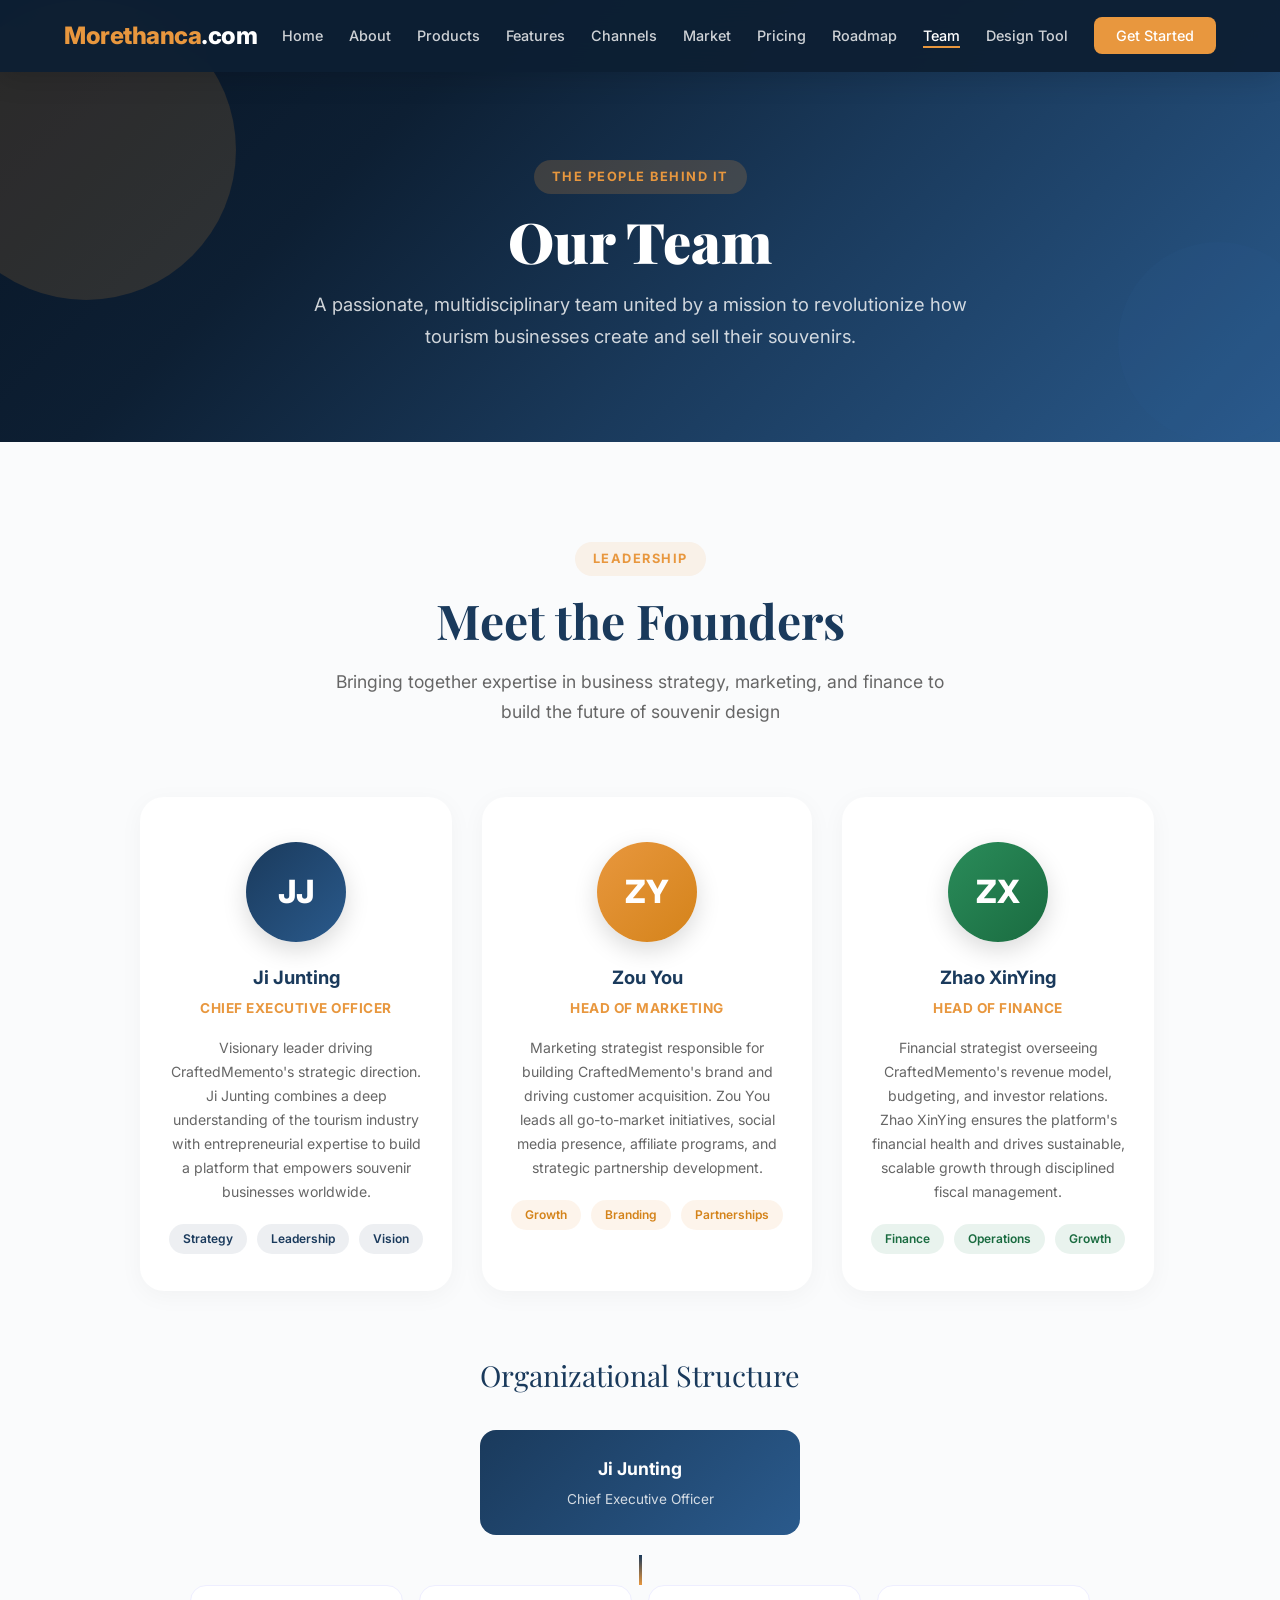
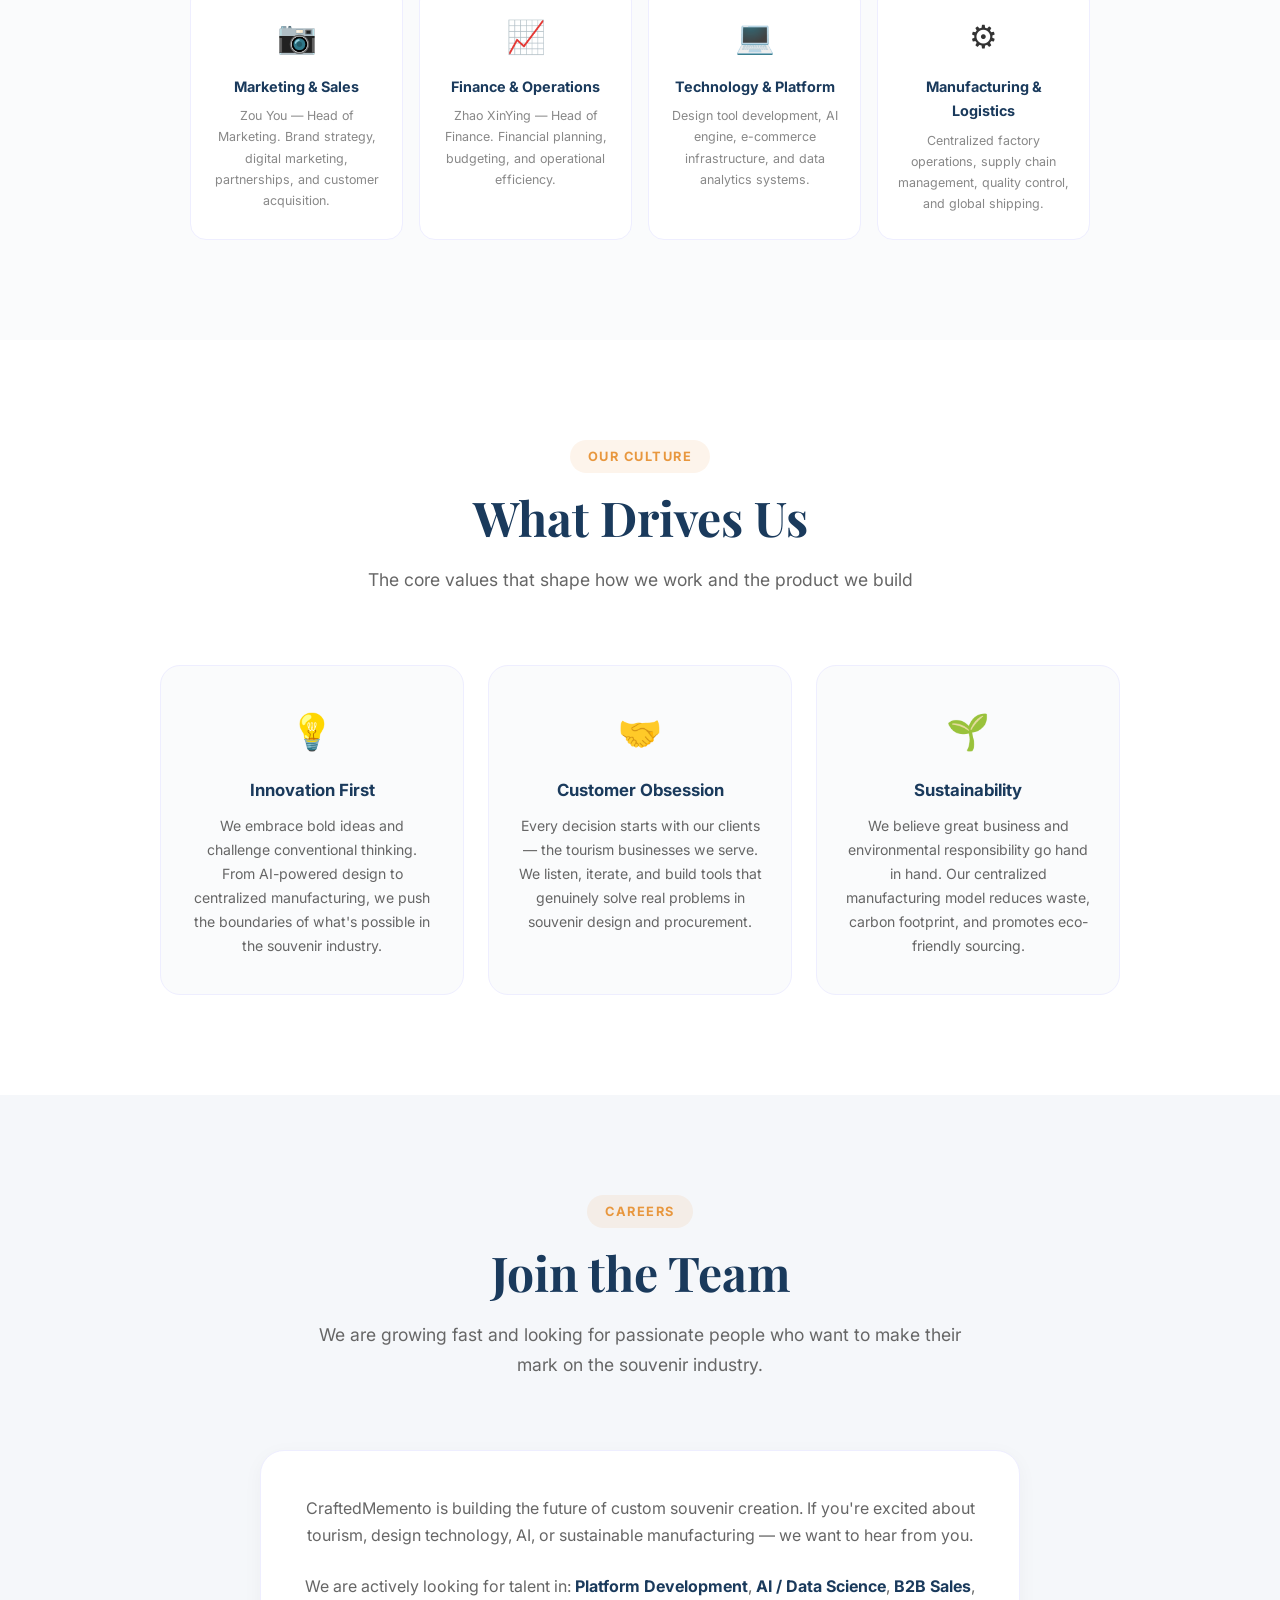
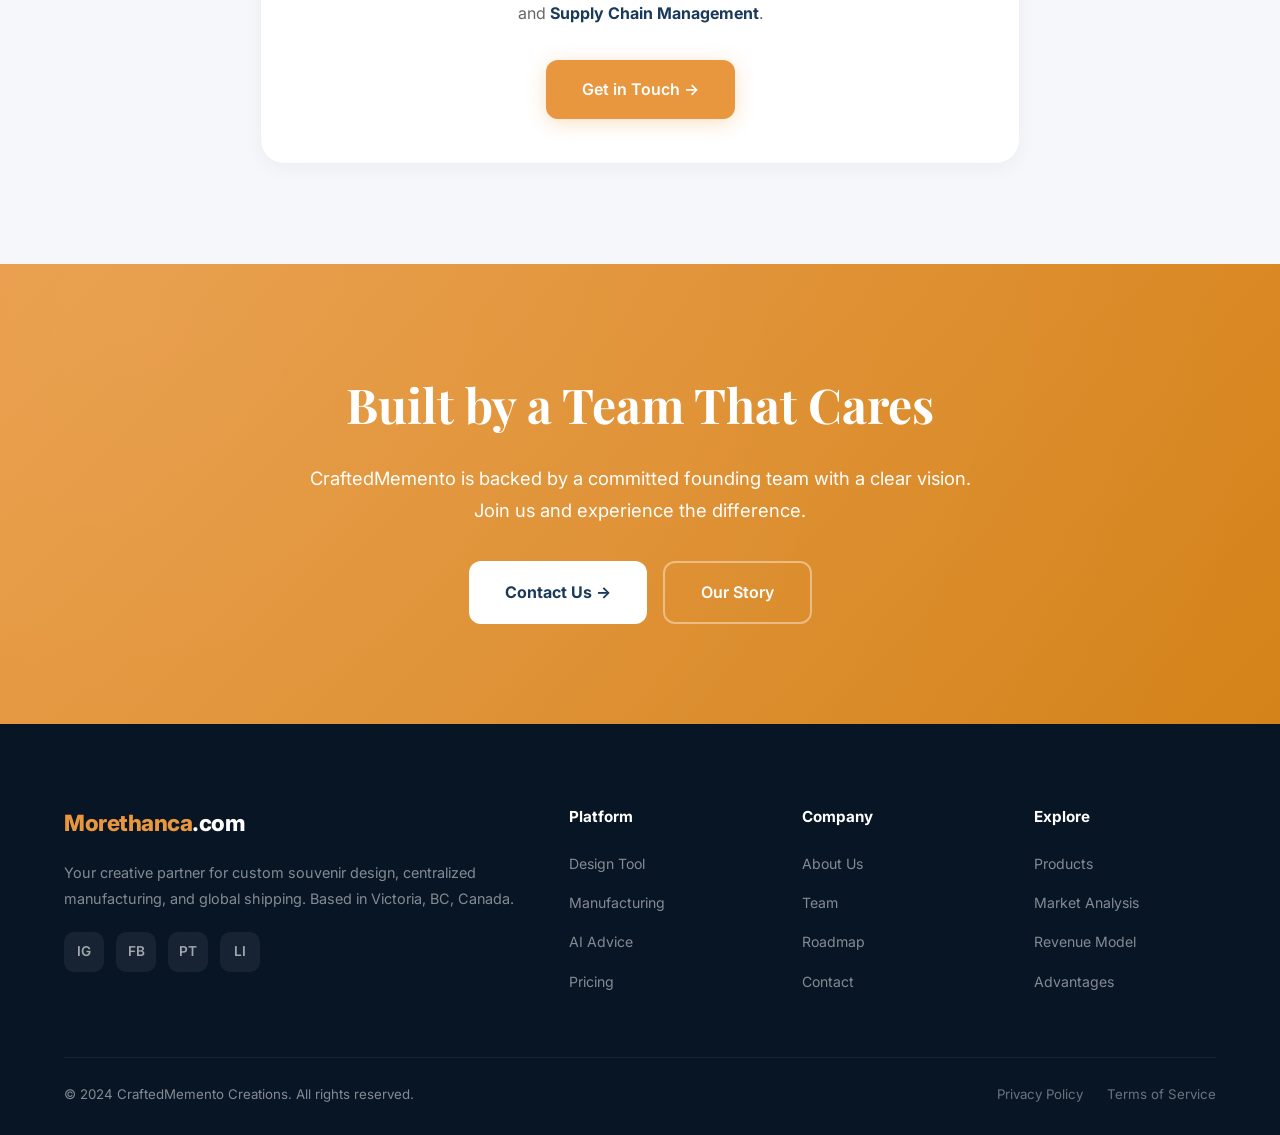
<file: team.html>
<!DOCTYPE html>
<html lang="en">
<head>
    <meta charset="UTF-8">
    <meta name="viewport" content="width=device-width, initial-scale=1.0">
    <title>Team - CraftedMemento Creations</title>
    <link rel="preconnect" href="https://fonts.googleapis.com">
    <link href="https://fonts.googleapis.com/css2?family=Inter:wght@300;400;500;600;700;800;900&family=Playfair+Display:wght@700;800;900&display=swap" rel="stylesheet">
    <style>
/* ========== RESET & VARIABLES ========== */
* { margin: 0; padding: 0; box-sizing: border-box; }
:root {
    --primary: #1a3a5c; --primary-light: #2a5a8c;
    --accent: #e8973e; --accent-dark: #d4831a;
    --light: #f5f7fa; --lighter: #fafbfc;
    --dark: #0d1f33; --darker: #081525;
    --text: #333; --text-light: #666; --text-muted: #888;
    --white: #ffffff; --green: #2a8c5a; --green-dark: #1a6b40; --purple: #6c5ce7;
}
html { scroll-behavior: smooth; }
body { font-family: 'Inter', 'Segoe UI', sans-serif; color: var(--text); line-height: 1.7; overflow-x: hidden; }

/* ========== ANIMATIONS ========== */
@keyframes fadeInUp { from { opacity:0; transform:translateY(40px); } to { opacity:1; transform:translateY(0); } }
@keyframes float { 0%,100% { transform:translateY(0); } 50% { transform:translateY(-20px); } }
@keyframes gradientShift { 0%,100% { background-position:0% 50%; } 50% { background-position:100% 50%; } }
@keyframes particle1 { 0%,100%{transform:translate(0,0) rotate(0deg);opacity:.3} 25%{transform:translate(100px,-50px) rotate(90deg);opacity:.6} 50%{transform:translate(50px,-100px) rotate(180deg);opacity:.3} 75%{transform:translate(-50px,-50px) rotate(270deg);opacity:.5} }
@keyframes particle2 { 0%,100%{transform:translate(0,0) rotate(0deg);opacity:.2} 33%{transform:translate(-80px,60px) rotate(120deg);opacity:.5} 66%{transform:translate(60px,30px) rotate(240deg);opacity:.3} }
.animate { opacity:0; transform:translateY(40px); transition:all .8s cubic-bezier(.4,0,.2,1); }
.animate.visible { opacity:1; transform:translateY(0); }
.animate-delay-1{transition-delay:.1s} .animate-delay-2{transition-delay:.2s}
.animate-delay-3{transition-delay:.3s} .animate-delay-4{transition-delay:.4s}
.animate-delay-5{transition-delay:.5s}

/* ========== COMMON ========== */
.container { max-width:1200px; margin:0 auto; }
section { padding:100px 5%; }
.section-header { text-align:center; margin-bottom:70px; }
.section-label { display:inline-block; background:rgba(232,151,62,.1); color:var(--accent); padding:6px 18px; border-radius:50px; font-size:.8rem; font-weight:700; letter-spacing:1.5px; text-transform:uppercase; margin-bottom:16px; }
.section-header h2 { font-family:'Playfair Display',serif; font-size:3rem; color:var(--primary); margin-bottom:18px; line-height:1.2; }
.section-header p { color:var(--text-light); font-size:1.1rem; max-width:650px; margin:0 auto; }
.btn { display:inline-flex; align-items:center; gap:8px; padding:16px 36px; border-radius:12px; font-size:1rem; font-weight:600; text-decoration:none; transition:all .3s; cursor:pointer; border:none; font-family:inherit; }
.btn-primary { background:var(--accent); color:var(--white); box-shadow:0 4px 20px rgba(232,151,62,.3); }
.btn-primary:hover { background:var(--accent-dark); transform:translateY(-3px); box-shadow:0 8px 30px rgba(232,151,62,.4); }
.btn-outline-light { border:2px solid rgba(255,255,255,.4); color:var(--white); background:transparent; }
.btn-outline-light:hover { background:rgba(255,255,255,.1); border-color:var(--white); }
.btn-outline-dark { border:2px solid var(--primary); color:var(--primary); background:transparent; }
.btn-outline-dark:hover { background:var(--primary); color:var(--white); }
.btn-white { background:var(--white); color:var(--primary); font-weight:700; }
.btn-white:hover { background:var(--light); transform:translateY(-3px); box-shadow:0 12px 35px rgba(0,0,0,.2); }
.btn-lg { padding:18px 44px; font-size:1.1rem; }
.check { color:var(--green); font-weight:700; font-size:1.1rem; }

/* ========== NAVIGATION ========== */
nav { position:fixed; top:0; width:100%; z-index:1000; padding:0 5%; display:flex; justify-content:space-between; align-items:center; height:72px; background:rgba(13,31,51,.95); backdrop-filter:blur(20px); box-shadow:0 4px 30px rgba(0,0,0,.15); transition:all .4s; }
nav.transparent { background:transparent; box-shadow:none; }
nav.scrolled { background:rgba(13,31,51,.97); box-shadow:0 4px 30px rgba(0,0,0,.2); }
.logo { color:var(--white); font-size:1.5rem; font-weight:800; text-decoration:none; letter-spacing:-.5px; }
.logo span { color:var(--accent); }
.nav-links { display:flex; list-style:none; gap:26px; align-items:center; }
.nav-links a { color:rgba(255,255,255,.8); text-decoration:none; font-size:.9rem; font-weight:500; transition:all .3s; position:relative; }
.nav-links a:hover, .nav-links a.active { color:var(--white); }
.nav-links a::after { content:''; position:absolute; bottom:-4px; left:0; width:0; height:2px; background:var(--accent); transition:width .3s; }
.nav-links a:hover::after, .nav-links a.active::after { width:100%; }
.nav-cta { background:var(--accent)!important; color:var(--white)!important; padding:10px 22px!important; border-radius:8px; }
.nav-cta::after { display:none!important; }
.nav-cta:hover { background:var(--accent-dark)!important; transform:translateY(-1px); }
.menu-toggle { display:none; cursor:pointer; flex-direction:column; gap:5px; background:none; border:none; padding:5px; }
.menu-toggle span { width:24px; height:2.5px; background:var(--white); border-radius:2px; display:block; transition:.3s; }

/* ========== HOME HERO ========== */
.hero { min-height:100vh; display:flex; align-items:center; justify-content:center; background:linear-gradient(135deg,var(--darker) 0%,var(--dark) 30%,var(--primary) 60%,var(--primary-light) 100%); color:var(--white); text-align:center; padding:140px 5% 80px; position:relative; overflow:hidden; }
.hero-particles { position:absolute; inset:0; overflow:hidden; }
.hero-particles .p { position:absolute; border-radius:50%; opacity:.15; }
.hero-particles .p:nth-child(1){width:300px;height:300px;background:var(--accent);top:10%;left:-5%;animation:particle1 20s infinite}
.hero-particles .p:nth-child(2){width:200px;height:200px;background:var(--primary-light);bottom:10%;right:-3%;animation:particle2 15s infinite}
.hero-particles .p:nth-child(3){width:150px;height:150px;background:var(--accent);top:50%;left:50%;animation:particle1 25s infinite reverse}
.hero-particles .p:nth-child(4){width:100px;height:100px;background:#fff;top:20%;right:20%;animation:particle2 18s infinite}
.hero-content { position:relative; z-index:1; max-width:900px; }
.hero-badge { display:inline-block; background:rgba(232,151,62,.15); border:1px solid rgba(232,151,62,.3); color:var(--accent); padding:8px 20px; border-radius:50px; font-size:.85rem; font-weight:600; margin-bottom:28px; }
.hero h1 { font-family:'Playfair Display',serif; font-size:4.5rem; margin-bottom:16px; font-weight:900; line-height:1.1; }
.hero h1 span { color:var(--accent); }
.hero .tagline { font-size:1.4rem; font-weight:300; opacity:.9; margin-bottom:18px; }
.hero .desc { font-size:1.1rem; opacity:.75; margin-bottom:45px; max-width:650px; margin-left:auto; margin-right:auto; line-height:1.8; }
.hero-buttons { display:flex; gap:16px; justify-content:center; flex-wrap:wrap; }
.hero-stats { display:flex; justify-content:center; gap:60px; margin-top:70px; padding-top:40px; border-top:1px solid rgba(255,255,255,.1); flex-wrap:wrap; }
.hero-stat { text-align:center; }
.hero-stat .num { font-size:2rem; font-weight:800; color:var(--accent); }
.hero-stat .lbl { font-size:.85rem; opacity:.6; margin-top:4px; }

/* ========== HOME OVERVIEW ========== */
.home-overview { background:var(--light); }
.overview-grid { display:grid; grid-template-columns:repeat(3,1fr); gap:30px; }
.overview-card { background:var(--white); border-radius:20px; padding:36px 28px; text-align:center; border:1px solid #eef; box-shadow:0 4px 15px rgba(0,0,0,.04); transition:all .4s; }
.overview-card:hover { transform:translateY(-8px); box-shadow:0 20px 40px rgba(0,0,0,.08); border-color:var(--accent); }
.overview-icon { width:70px; height:70px; border-radius:50%; margin:0 auto 20px; display:flex; align-items:center; justify-content:center; font-size:1.8rem; color:var(--white); }
.oi-1 { background:linear-gradient(135deg,var(--primary),var(--primary-light)); }
.oi-2 { background:linear-gradient(135deg,var(--accent),var(--accent-dark)); }
.oi-3 { background:linear-gradient(135deg,var(--green),var(--green-dark)); }
.oi-4 { background:linear-gradient(135deg,var(--purple),#5a4bd1); }
.oi-5 { background:linear-gradient(135deg,#e85d5d,#c0392b); }
.oi-6 { background:linear-gradient(135deg,#0984e3,#0652dd); }
.overview-card h3 { color:var(--primary); font-size:1.1rem; margin-bottom:10px; }
.overview-card p { color:var(--text-light); font-size:.9rem; }

/* ========== PAGE HERO ========== */
.page-hero { padding:160px 5% 90px; text-align:center; color:var(--white); position:relative; overflow:hidden; background:linear-gradient(135deg,var(--darker) 0%,var(--dark) 30%,var(--primary) 60%,var(--primary-light) 100%); }
.page-hero .hero-particles { position:absolute; inset:0; overflow:hidden; }
.page-hero .hero-particles .p { position:absolute; border-radius:50%; opacity:.15; }
.page-hero .hero-particles .p:nth-child(1){width:300px;height:300px;background:var(--accent);top:0;left:-5%;animation:particle1 20s infinite}
.page-hero .hero-particles .p:nth-child(2){width:200px;height:200px;background:var(--primary-light);bottom:0;right:-3%;animation:particle2 15s infinite}
.page-hero-content { position:relative; z-index:1; max-width:700px; margin:0 auto; }
.page-hero .section-label { background:rgba(232,151,62,.2); }
.page-hero h1 { font-family:'Playfair Display',serif; font-size:3.5rem; margin-bottom:18px; font-weight:900; line-height:1.1; }
.page-hero p { font-size:1.15rem; opacity:.8; }

/* ========== ABOUT ========== */
.about-grid { display:grid; grid-template-columns:1fr 1fr; gap:80px; align-items:center; }
.about-content .label { display:inline-block; background:rgba(232,151,62,.1); color:var(--accent); padding:6px 18px; border-radius:50px; font-size:.8rem; font-weight:700; letter-spacing:1.5px; text-transform:uppercase; margin-bottom:20px; }
.about-content h2 { font-family:'Playfair Display',serif; font-size:2.8rem; color:var(--primary); margin-bottom:24px; line-height:1.2; }
.about-content p { color:var(--text-light); margin-bottom:18px; font-size:1.05rem; }
.highlight-box { background:linear-gradient(135deg,var(--primary),var(--primary-light)); color:var(--white); padding:24px 28px; border-radius:16px; margin:25px 0; font-weight:500; font-size:1.05rem; line-height:1.7; }
.about-card-stack { position:relative; min-height:480px; }
.about-float-card { position:absolute; background:var(--white); border-radius:16px; padding:28px; box-shadow:0 15px 40px rgba(0,0,0,.08); border:1px solid #eef; }
.about-float-card.card-1{top:0;left:0;right:30px;z-index:3;animation:float 6s ease-in-out infinite}
.about-float-card.card-2{top:155px;left:30px;right:0;z-index:2;animation:float 6s ease-in-out infinite 1s}
.about-float-card.card-3{top:310px;left:15px;right:15px;z-index:1;animation:float 6s ease-in-out infinite 2s}
.card-icon{width:50px;height:50px;border-radius:12px;display:flex;align-items:center;justify-content:center;font-size:1.5rem;margin-bottom:15px;color:var(--white)}
.card-icon.blue{background:linear-gradient(135deg,var(--primary),var(--primary-light))}
.card-icon.orange{background:linear-gradient(135deg,var(--accent),var(--accent-dark))}
.card-icon.green{background:linear-gradient(135deg,var(--green),var(--green-dark))}
.about-float-card h4{color:var(--primary);font-size:1.05rem;margin-bottom:6px}
.about-float-card p{color:var(--text-light);font-size:.88rem;line-height:1.6}

/* ========== BENEFITS ========== */
.benefits-main { display:grid; grid-template-columns:1fr 1fr; gap:60px; align-items:center; }
.benefits-list { display:flex; flex-direction:column; gap:20px; }
.benefit-row { display:flex; gap:20px; padding:24px; background:var(--white); border-radius:16px; box-shadow:0 4px 15px rgba(0,0,0,.04); transition:all .3s; border:1px solid transparent; }
.benefit-row:hover { border-color:var(--accent); box-shadow:0 8px 30px rgba(0,0,0,.08); transform:translateX(6px); }
.benefit-icon { flex-shrink:0; width:52px; height:52px; border-radius:14px; display:flex; align-items:center; justify-content:center; font-size:1.3rem; color:var(--white); }
.b1{background:linear-gradient(135deg,#e85d5d,#c0392b)} .b2{background:linear-gradient(135deg,var(--accent),var(--accent-dark))}
.b3{background:linear-gradient(135deg,var(--primary),var(--primary-light))} .b4{background:linear-gradient(135deg,var(--green),var(--green-dark))}
.benefit-row h4{color:var(--primary);font-size:1.05rem;margin-bottom:4px}
.benefit-row p{color:var(--text-light);font-size:.9rem}
.benefits-visual { background:linear-gradient(135deg,var(--primary),var(--primary-light)); border-radius:24px; padding:50px 40px; color:var(--white); position:relative; overflow:hidden; }
.benefits-visual::before{content:'';position:absolute;top:-60px;right:-60px;width:200px;height:200px;border-radius:50%;background:rgba(232,151,62,.2)}
.benefits-visual::after{content:'';position:absolute;bottom:-40px;left:-40px;width:150px;height:150px;border-radius:50%;background:rgba(255,255,255,.05)}
.benefits-visual h3{font-family:'Playfair Display',serif;font-size:2rem;margin-bottom:20px;position:relative;z-index:1}
.benefits-visual p{opacity:.85;position:relative;z-index:1;margin-bottom:12px;font-size:1.05rem}
.benefits-visual .quote{font-style:italic;opacity:.7;border-left:3px solid var(--accent);padding-left:18px;margin-top:30px;position:relative;z-index:1}

/* ========== LOCATION ========== */
.location-section { background:linear-gradient(135deg,var(--darker),var(--dark),var(--primary)); color:var(--white); position:relative; overflow:hidden; }
.location-grid { display:grid; grid-template-columns:1fr 1fr; gap:60px; align-items:center; position:relative; z-index:1; }
.location-text h3{font-family:'Playfair Display',serif;font-size:2.2rem;margin-bottom:20px}
.location-text p{opacity:.75;margin-bottom:15px;font-size:1.05rem}
.location-features{display:grid;grid-template-columns:1fr 1fr;gap:16px;margin-top:30px}
.loc-feat{background:rgba(255,255,255,.06);border:1px solid rgba(255,255,255,.1);padding:20px;border-radius:14px;text-align:center}
.loc-feat .val{font-size:1.8rem;font-weight:800;color:var(--accent)}
.loc-feat .lbl{font-size:.8rem;opacity:.6;margin-top:4px}
.location-map{background:rgba(255,255,255,.05);border:1px solid rgba(255,255,255,.1);border-radius:24px;padding:40px;text-align:center}
.map-pin{font-size:4rem;margin-bottom:20px;display:block}
.location-map h4{font-size:1.3rem;margin-bottom:8px}
.location-map p{opacity:.6;font-size:.95rem}
.advantages-list{text-align:left;margin-top:24px;list-style:none}
.advantages-list li{padding:8px 0;font-size:.9rem;opacity:.75;display:flex;align-items:center;gap:10px}
.advantages-list li::before{content:'\2713';color:var(--accent);font-weight:700}

/* ========== PRODUCTS ========== */
.products-grid { display:grid; grid-template-columns:repeat(4,1fr); gap:24px; }
.product-item { background:var(--white); border-radius:16px; padding:36px 20px; text-align:center; transition:all .4s; box-shadow:0 4px 15px rgba(0,0,0,.04); border:1px solid #eef; cursor:default; }
.product-item:hover { transform:translateY(-8px); box-shadow:0 20px 40px rgba(0,0,0,.1); border-color:var(--accent); }
.product-emoji{font-size:3.5rem;margin-bottom:18px;display:block}
.product-item h4{color:var(--primary);font-size:1.05rem;margin-bottom:6px}
.product-item p{color:var(--text-muted);font-size:.85rem}

/* ========== HOW IT WORKS ========== */
.steps-container { position:relative; max-width:1000px; margin:0 auto; }
.steps-line { position:absolute; top:40px; left:60px; right:60px; height:3px; background:linear-gradient(to right,var(--primary),var(--accent),var(--green)); z-index:0; }
.steps-grid { display:grid; grid-template-columns:repeat(4,1fr); gap:30px; position:relative; z-index:1; }
.step-card { text-align:center; }
.step-num { width:80px; height:80px; border-radius:50%; margin:0 auto 24px; display:flex; align-items:center; justify-content:center; font-size:1.5rem; font-weight:800; color:var(--white); box-shadow:0 8px 25px rgba(26,58,92,.3); }
.step-card:nth-child(1) .step-num{background:linear-gradient(135deg,var(--primary),var(--primary-light))}
.step-card:nth-child(2) .step-num{background:linear-gradient(135deg,var(--accent),var(--accent-dark));box-shadow:0 8px 25px rgba(232,151,62,.3)}
.step-card:nth-child(3) .step-num{background:linear-gradient(135deg,var(--green),var(--green-dark));box-shadow:0 8px 25px rgba(42,140,90,.3)}
.step-card:nth-child(4) .step-num{background:linear-gradient(135deg,var(--purple),#5a4bd1);box-shadow:0 8px 25px rgba(108,92,231,.3)}
.step-card h3{color:var(--primary);margin-bottom:10px;font-size:1.15rem}
.step-card p{color:var(--text-light);font-size:.9rem;padding:0 10px}

/* ========== FEATURES ========== */
.features-grid { display:grid; grid-template-columns:repeat(2,1fr); gap:28px; }
.feature-card { display:flex; gap:24px; background:var(--lighter); padding:36px; border-radius:20px; transition:all .4s; border:1px solid transparent; }
.feature-card:hover { background:var(--white); border-color:rgba(232,151,62,.2); box-shadow:0 20px 50px rgba(0,0,0,.06); transform:translateY(-4px); }
.feature-num { flex-shrink:0; width:52px; height:52px; border-radius:14px; display:flex; align-items:center; justify-content:center; font-size:1.2rem; font-weight:800; background:linear-gradient(135deg,var(--primary),var(--primary-light)); color:var(--white); }
.feature-card h3{color:var(--primary);font-size:1.15rem;margin-bottom:8px}
.feature-card p{color:var(--text-light);font-size:.95rem}

/* ========== ADVANTAGES ========== */
.advantages-section { background:linear-gradient(135deg,var(--darker),var(--primary)); color:var(--white); }
.advantages-section .section-header h2{color:var(--white)}
.advantages-section .section-header p{color:rgba(255,255,255,.6)}
.adv-grid { display:grid; grid-template-columns:repeat(3,1fr); gap:24px; }
.adv-card { background:rgba(255,255,255,.05); border:1px solid rgba(255,255,255,.1); border-radius:20px; padding:36px 28px; transition:all .4s; position:relative; overflow:hidden; }
.adv-card::before{content:'';position:absolute;top:0;left:0;right:0;height:3px;background:linear-gradient(to right,var(--accent),transparent);opacity:0;transition:opacity .4s}
.adv-card:hover{background:rgba(255,255,255,.08);transform:translateY(-5px)}
.adv-card:hover::before{opacity:1}
.adv-num{font-size:3rem;font-weight:900;color:rgba(232,151,62,.2);margin-bottom:15px;line-height:1}
.adv-card h3{font-size:1.15rem;margin-bottom:12px;color:var(--white)}
.adv-card p{color:rgba(255,255,255,.6);font-size:.92rem}

/* ========== MARKET ========== */
.market-grid { display:grid; grid-template-columns:1fr 1fr; gap:28px; margin-bottom:50px; }
.market-card { background:var(--white); border-radius:20px; padding:36px; border:1px solid #eef; box-shadow:0 4px 15px rgba(0,0,0,.04); transition:all .3s; }
.market-card:hover{box-shadow:0 12px 35px rgba(0,0,0,.08)}
.tag{display:inline-block;padding:4px 14px;border-radius:6px;font-size:.75rem;font-weight:700;margin-bottom:16px;text-transform:uppercase;letter-spacing:1px}
.tag-blue{background:rgba(26,58,92,.08);color:var(--primary)}
.tag-orange{background:rgba(232,151,62,.1);color:var(--accent)}
.tag-green{background:rgba(42,140,90,.1);color:var(--green)}
.tag-purple{background:rgba(108,92,231,.1);color:var(--purple)}
.tag-red{background:rgba(232,93,93,.1);color:#e85d5d}
.market-card h3{color:var(--primary);font-size:1.2rem;margin-bottom:12px}
.market-card p{color:var(--text-light);font-size:.95rem}
.market-card ul{list-style:none;margin-top:12px}
.market-card ul li{padding:6px 0;color:var(--text-light);font-size:.9rem;display:flex;align-items:flex-start;gap:10px}
.market-card ul li::before{content:'\2022';color:var(--accent);font-weight:700;font-size:1.2rem;line-height:1.4}
.target-market{background:linear-gradient(135deg,var(--primary),var(--primary-light));border-radius:24px;padding:50px;color:var(--white)}
.target-market h3{font-family:'Playfair Display',serif;font-size:1.8rem;margin-bottom:12px}
.target-market > p{opacity:.8;margin-bottom:24px}
.target-chips{display:flex;flex-wrap:wrap;gap:12px}
.chip{background:rgba(255,255,255,.12);border:1px solid rgba(255,255,255,.2);padding:10px 22px;border-radius:50px;font-size:.9rem;color:var(--white);transition:all .3s}
.chip:hover{background:rgba(255,255,255,.2);transform:translateY(-2px)}

/* ========== REVENUE ========== */
.revenue-grid { display:grid; grid-template-columns:repeat(3,1fr); gap:24px; }
.revenue-card { background:var(--lighter); border-radius:20px; padding:32px 28px; border:1px solid #eef; transition:all .4s; position:relative; overflow:hidden; }
.revenue-card::before{content:'';position:absolute;top:0;left:0;width:4px;height:100%;background:var(--accent);opacity:0;transition:opacity .3s}
.revenue-card:hover{border-color:rgba(232,151,62,.3);box-shadow:0 12px 35px rgba(0,0,0,.06)}
.revenue-card:hover::before{opacity:1}
.rev-icon{font-size:2rem;margin-bottom:15px;display:block}
.revenue-card h3{color:var(--primary);font-size:1.1rem;margin-bottom:10px}
.revenue-card p{color:var(--text-light);font-size:.9rem}
.rev-tag{display:inline-block;margin-top:12px;padding:4px 12px;border-radius:6px;font-size:.75rem;font-weight:600}
.rev-tag-main{background:rgba(232,151,62,.1);color:var(--accent)}
.rev-tag-sub{background:rgba(26,58,92,.06);color:var(--primary)}

/* ========== SALES CHANNELS ========== */
.sales-grid { display:grid; grid-template-columns:repeat(3,1fr); gap:24px; }
.sales-card { background:var(--lighter); border-radius:20px; padding:32px 24px; border:1px solid #eef; transition:all .4s; text-align:center; }
.sales-card:hover{background:var(--white);box-shadow:0 15px 40px rgba(0,0,0,.06);transform:translateY(-5px)}
.sales-icon{font-size:2.5rem;margin-bottom:16px;display:block}
.sales-card h3{color:var(--primary);font-size:1.05rem;margin-bottom:8px}
.sales-card p{color:var(--text-light);font-size:.88rem}

/* ========== PRICING ========== */
.pricing-grid { display:grid; grid-template-columns:repeat(3,1fr); gap:28px; max-width:1100px; margin:0 auto; }
.pricing-card { background:var(--white); border-radius:24px; padding:44px 32px; text-align:center; box-shadow:0 5px 20px rgba(0,0,0,.04); transition:all .4s; border:2px solid transparent; position:relative; }
.pricing-card.featured{border-color:var(--accent);box-shadow:0 20px 50px rgba(232,151,62,.15)}
.pricing-card:hover{transform:translateY(-8px);box-shadow:0 25px 50px rgba(0,0,0,.1)}
.pricing-badge{position:absolute;top:-14px;left:50%;transform:translateX(-50%);background:linear-gradient(135deg,var(--accent),var(--accent-dark));color:var(--white);padding:6px 24px;border-radius:50px;font-size:.8rem;font-weight:700;white-space:nowrap}
.plan-icon{font-size:2.5rem;margin-bottom:15px;display:block}
.plan-name{font-size:1.4rem;color:var(--primary);font-weight:800;margin-bottom:6px}
.plan-desc{color:var(--text-muted);font-size:.9rem;margin-bottom:28px}
.plan-price{font-size:3rem;font-weight:900;color:var(--primary);margin-bottom:30px;line-height:1}
.plan-price sub{font-size:1rem;font-weight:400;color:var(--text-muted)}
.pricing-card ul{list-style:none;text-align:left;margin-bottom:32px}
.pricing-card ul li{padding:10px 0;color:var(--text-light);font-size:.92rem;border-bottom:1px solid #f0f0f0;display:flex;align-items:center;gap:10px}
.btn-pricing{width:100%;justify-content:center}

/* ========== ROADMAP ========== */
.roadmap { max-width:900px; margin:0 auto; display:grid; grid-template-columns:1fr 1fr; position:relative; }
.roadmap::before{content:'';position:absolute;left:50%;top:0;bottom:0;width:3px;background:linear-gradient(to bottom,var(--primary),var(--accent),var(--green));transform:translateX(-50%)}
.milestone{padding:30px;position:relative}
.milestone:nth-child(odd){text-align:right;padding-right:60px}
.milestone:nth-child(even){padding-left:60px;grid-column:2}
.milestone::after{content:'';position:absolute;top:38px;width:16px;height:16px;border-radius:50%;background:var(--accent);border:4px solid var(--white);box-shadow:0 0 0 3px var(--accent),0 4px 10px rgba(0,0,0,.15)}
.milestone:nth-child(odd)::after{right:-8px}
.milestone:nth-child(even)::after{left:-8px}
.m-date{color:var(--accent);font-weight:700;font-size:.85rem;letter-spacing:1px;text-transform:uppercase}
.milestone h4{color:var(--primary);font-size:1.2rem;margin:6px 0}
.milestone p{color:var(--text-light);font-size:.9rem}
.m-tag{display:inline-block;margin-top:8px;padding:3px 10px;border-radius:6px;font-size:.75rem;font-weight:600}
.m-tag-done{background:rgba(42,140,90,.1);color:var(--green)}
.m-tag-progress{background:rgba(232,151,62,.1);color:var(--accent)}
.m-tag-upcoming{background:rgba(26,58,92,.06);color:var(--primary)}
.long-term{max-width:900px;margin:50px auto 0;display:grid;grid-template-columns:1fr 1fr;gap:24px}
.lt-card{background:var(--lighter);border-radius:20px;padding:32px;border:1px solid #eef}
.lt-card h4{color:var(--primary);margin-bottom:8px;font-size:1.1rem}
.lt-card p{color:var(--text-light);font-size:.9rem}

/* ========== TEAM ========== */
.team-grid{display:grid;grid-template-columns:repeat(3,1fr);gap:30px;max-width:1000px;margin:0 auto 60px}
.team-card{background:var(--white);border-radius:24px;padding:44px 28px 36px;text-align:center;box-shadow:0 5px 25px rgba(0,0,0,.04);transition:all .4s;border:1px solid transparent}
.team-card:hover{transform:translateY(-8px);box-shadow:0 20px 50px rgba(0,0,0,.08);border-color:var(--accent)}
.team-avatar{width:100px;height:100px;border-radius:50%;margin:0 auto 20px;display:flex;align-items:center;justify-content:center;font-size:2rem;font-weight:800;color:var(--white);box-shadow:0 8px 25px rgba(0,0,0,.15)}
.ta-1{background:linear-gradient(135deg,var(--primary),var(--primary-light))}
.ta-2{background:linear-gradient(135deg,var(--accent),var(--accent-dark))}
.ta-3{background:linear-gradient(135deg,var(--green),var(--green-dark))}
.team-card h3{color:var(--primary);font-size:1.15rem;margin-bottom:4px}
.team-card .role{color:var(--accent);font-weight:700;font-size:.85rem;margin-bottom:16px;text-transform:uppercase;letter-spacing:.5px}
.team-card p{color:var(--text-light);font-size:.88rem}
.org-chart{max-width:900px;margin:0 auto}
.org-title{text-align:center;font-family:'Playfair Display',serif;font-size:1.8rem;color:var(--primary);margin-bottom:30px}
.org-ceo{background:linear-gradient(135deg,var(--primary),var(--primary-light));color:var(--white);border-radius:16px;padding:24px 32px;text-align:center;max-width:320px;margin:0 auto 20px}
.org-ceo h4{font-size:1.1rem;margin-bottom:4px}
.org-ceo p{opacity:.8;font-size:.85rem}
.org-line{width:3px;height:30px;background:linear-gradient(to bottom,var(--primary),var(--accent));margin:0 auto}
.org-departments{display:grid;grid-template-columns:repeat(4,1fr);gap:16px}
.org-dept{background:var(--white);border-radius:16px;padding:24px 16px;text-align:center;border:1px solid #eef;transition:all .3s}
.org-dept:hover{border-color:var(--accent);box-shadow:0 8px 25px rgba(0,0,0,.06)}
.dept-icon{font-size:2rem;margin-bottom:10px;display:block}
.org-dept h4{color:var(--primary);font-size:.9rem;margin-bottom:6px}
.org-dept p{color:var(--text-muted);font-size:.78rem}

/* ========== CONTACT ========== */
.contact-grid{display:grid;grid-template-columns:1fr 1.3fr;gap:60px;max-width:1000px;margin:0 auto}
.contact-info h3{font-family:'Playfair Display',serif;font-size:2rem;color:var(--primary);margin-bottom:20px}
.contact-info > p{color:var(--text-light);margin-bottom:30px;font-size:1.05rem}
.contact-item{display:flex;gap:16px;margin-bottom:24px;align-items:flex-start}
.contact-item-icon{flex-shrink:0;width:48px;height:48px;border-radius:12px;background:linear-gradient(135deg,var(--primary),var(--primary-light));color:var(--white);display:flex;align-items:center;justify-content:center;font-size:1.2rem}
.contact-item h4{color:var(--primary);font-size:1rem;margin-bottom:2px}
.contact-item p{color:var(--text-light);font-size:.9rem;margin:0}
.contact-form{background:var(--white);border-radius:24px;padding:44px;box-shadow:0 10px 40px rgba(0,0,0,.06);border:1px solid #eef}
.contact-form h3{font-family:'Playfair Display',serif;font-size:1.6rem;color:var(--primary);margin-bottom:28px}
.form-row{display:grid;grid-template-columns:1fr 1fr;gap:16px}
.form-group{margin-bottom:20px}
.form-group label{display:block;font-size:.9rem;font-weight:600;color:var(--primary);margin-bottom:8px}
.form-group input,.form-group textarea,.form-group select{width:100%;padding:14px 16px;border:1.5px solid #dde;border-radius:10px;font-family:inherit;font-size:.95rem;transition:border-color .3s;outline:none;background:var(--lighter)}
.form-group input:focus,.form-group textarea:focus,.form-group select:focus{border-color:var(--accent);background:var(--white)}
.form-group textarea{resize:vertical;min-height:130px}

/* ========== CTA SECTION ========== */
.cta-section{background:linear-gradient(135deg,var(--accent),var(--accent-dark),#c0711a);background-size:200% 200%;animation:gradientShift 8s ease infinite;text-align:center;color:var(--white);padding:100px 5%;position:relative;overflow:hidden}
.cta-section::before{content:'';position:absolute;top:-50%;left:-50%;width:200%;height:200%;background:radial-gradient(circle at 30% 30%,rgba(255,255,255,.1),transparent 60%)}
.cta-content{position:relative;z-index:1;max-width:700px;margin:0 auto}
.cta-section h2{font-family:'Playfair Display',serif;font-size:3rem;margin-bottom:18px}
.cta-section p{font-size:1.15rem;opacity:.9;margin-bottom:35px}
.cta-buttons{display:flex;gap:16px;justify-content:center;flex-wrap:wrap}

/* ========== FOOTER ========== */
footer{background:var(--darker);color:rgba(255,255,255,.5);padding:80px 5% 30px}
.footer-top{display:grid;grid-template-columns:2.5fr 1fr 1fr 1fr;gap:50px;max-width:1200px;margin:0 auto}
.footer-brand .logo{font-size:1.4rem;display:inline-block;margin-bottom:18px}
.footer-brand p{font-size:.9rem;line-height:1.8;margin-bottom:20px}
.social-links{display:flex;gap:12px}
.social-link{width:40px;height:40px;border-radius:10px;background:rgba(255,255,255,.06);display:flex;align-items:center;justify-content:center;color:rgba(255,255,255,.6);text-decoration:none;font-size:.85rem;font-weight:600;transition:all .3s}
.social-link:hover{background:var(--accent);color:var(--white);transform:translateY(-2px)}
footer h4{color:var(--white);margin-bottom:20px;font-size:.95rem;font-weight:700}
footer ul{list-style:none}
footer ul li{margin-bottom:12px}
footer ul a{color:rgba(255,255,255,.5);text-decoration:none;font-size:.88rem;transition:all .3s}
footer ul a:hover{color:var(--accent);padding-left:4px}
.footer-bottom{max-width:1200px;margin:50px auto 0;padding-top:25px;border-top:1px solid rgba(255,255,255,.06);display:flex;justify-content:space-between;align-items:center;font-size:.83rem}
.footer-bottom-links{display:flex;gap:24px}
.footer-bottom-links a{color:rgba(255,255,255,.4);text-decoration:none;font-size:.83rem}
.footer-bottom-links a:hover{color:var(--accent)}

/* ========== RESPONSIVE ========== */
@media(max-width:1024px){
    .features-grid,.adv-grid,.revenue-grid,.sales-grid{grid-template-columns:repeat(2,1fr)}
    .products-grid{grid-template-columns:repeat(3,1fr)}
    .org-departments{grid-template-columns:repeat(2,1fr)}
    .overview-grid{grid-template-columns:repeat(2,1fr)}
}
@media(max-width:768px){
    .hero h1{font-size:2.8rem} .page-hero h1{font-size:2.5rem} .section-header h2{font-size:2rem}
    .about-grid,.benefits-main,.market-grid,.location-grid,.contact-grid{grid-template-columns:1fr}
    .about-card-stack{min-height:auto}
    .about-float-card{position:relative!important;top:auto!important;left:auto!important;right:auto!important;margin-bottom:16px;animation:none!important}
    .features-grid,.adv-grid,.revenue-grid,.sales-grid,.pricing-grid{grid-template-columns:1fr}
    .products-grid{grid-template-columns:repeat(2,1fr)}
    .steps-grid{grid-template-columns:1fr 1fr} .steps-line{display:none}
    .roadmap{grid-template-columns:1fr}
    .roadmap::before{left:20px}
    .milestone:nth-child(odd),.milestone:nth-child(even){text-align:left;padding-left:50px;padding-right:20px;grid-column:1}
    .milestone::after{left:12px!important;right:auto!important}
    .team-grid{grid-template-columns:1fr;max-width:380px}
    .org-departments{grid-template-columns:1fr 1fr}
    .long-term,.form-row{grid-template-columns:1fr}
    .nav-links{display:none;position:absolute;top:72px;left:0;width:100%;background:rgba(13,31,51,.98);backdrop-filter:blur(20px);flex-direction:column;padding:24px 5%;gap:16px}
    .nav-links.active{display:flex}
    .menu-toggle{display:flex}
    .footer-top{grid-template-columns:1fr}
    .footer-bottom{flex-direction:column;gap:12px}
    .location-features{grid-template-columns:1fr 1fr}
    .hero-stats{gap:30px}
    section{padding:80px 5%}
    .overview-grid{grid-template-columns:1fr}
}
@media(max-width:480px){
    .hero h1{font-size:2.2rem} .page-hero h1{font-size:2rem}
    .products-grid{grid-template-columns:repeat(2,1fr)}
    .steps-grid{grid-template-columns:1fr}
    .location-features{grid-template-columns:1fr}
}

</style>
</head>
<body>

<nav id="navbar">
    <a href="index.html" class="logo"><span>Morethanca</span>.com</a>
    <ul class="nav-links" id="navLinks">
        <li><a href="index.html">Home</a></li>
        <li><a href="about.html">About</a></li>
        <li><a href="products.html">Products</a></li>
        <li><a href="features.html">Features</a></li>
        <li><a href="channels.html">Channels</a></li>
        <li><a href="market.html">Market</a></li>
        <li><a href="pricing.html">Pricing</a></li>
        <li><a href="roadmap.html">Roadmap</a></li>
        <li><a href="team.html" class="active">Team</a></li>
        <li><a href="design-tool.html">Design Tool</a></li>
        <li><a href="contact.html" class="nav-cta">Get Started</a></li>
    </ul>
    <button class="menu-toggle" onclick="document.getElementById('navLinks').classList.toggle('active')" aria-label="Menu">
        <span></span><span></span><span></span>
    </button>
</nav>

<!-- PAGE HERO -->
<div class="page-hero">
    <div class="hero-particles"><div class="p"></div><div class="p"></div></div>
    <div class="page-hero-content">
        <div class="section-label">The People Behind It</div>
        <h1>Our Team</h1>
        <p>A passionate, multidisciplinary team united by a mission to revolutionize how tourism businesses create and sell their souvenirs.</p>
    </div>
</div>

<!-- TEAM MEMBERS -->
<section style="background:var(--lighter);">
    <div class="container">
        <div class="section-header animate">
            <div class="section-label">Leadership</div>
            <h2>Meet the Founders</h2>
            <p>Bringing together expertise in business strategy, marketing, and finance to build the future of souvenir design</p>
        </div>
        <div class="team-grid">
            <div class="team-card animate">
                <div class="team-avatar" style="background:linear-gradient(135deg,var(--primary),var(--primary-light));">JJ</div>
                <h3>Ji Junting</h3>
                <div class="role">Chief Executive Officer</div>
                <p>Visionary leader driving CraftedMemento's strategic direction. Ji Junting combines a deep understanding of the tourism industry with entrepreneurial expertise to build a platform that empowers souvenir businesses worldwide.</p>
                <div style="margin-top:20px; display:flex; justify-content:center; gap:10px;">
                    <span style="background:rgba(26,58,92,.08); color:var(--primary); padding:5px 14px; border-radius:50px; font-size:.75rem; font-weight:600;">Strategy</span>
                    <span style="background:rgba(26,58,92,.08); color:var(--primary); padding:5px 14px; border-radius:50px; font-size:.75rem; font-weight:600;">Leadership</span>
                    <span style="background:rgba(26,58,92,.08); color:var(--primary); padding:5px 14px; border-radius:50px; font-size:.75rem; font-weight:600;">Vision</span>
                </div>
            </div>
            <div class="team-card animate animate-delay-1">
                <div class="team-avatar" style="background:linear-gradient(135deg,var(--accent),var(--accent-dark));">ZY</div>
                <h3>Zou You</h3>
                <div class="role">Head of Marketing</div>
                <p>Marketing strategist responsible for building CraftedMemento's brand and driving customer acquisition. Zou You leads all go-to-market initiatives, social media presence, affiliate programs, and strategic partnership development.</p>
                <div style="margin-top:20px; display:flex; justify-content:center; gap:10px;">
                    <span style="background:rgba(232,151,62,.1); color:var(--accent-dark); padding:5px 14px; border-radius:50px; font-size:.75rem; font-weight:600;">Growth</span>
                    <span style="background:rgba(232,151,62,.1); color:var(--accent-dark); padding:5px 14px; border-radius:50px; font-size:.75rem; font-weight:600;">Branding</span>
                    <span style="background:rgba(232,151,62,.1); color:var(--accent-dark); padding:5px 14px; border-radius:50px; font-size:.75rem; font-weight:600;">Partnerships</span>
                </div>
            </div>
            <div class="team-card animate animate-delay-2">
                <div class="team-avatar" style="background:linear-gradient(135deg,var(--green),var(--green-dark));">ZX</div>
                <h3>Zhao XinYing</h3>
                <div class="role">Head of Finance</div>
                <p>Financial strategist overseeing CraftedMemento's revenue model, budgeting, and investor relations. Zhao XinYing ensures the platform's financial health and drives sustainable, scalable growth through disciplined fiscal management.</p>
                <div style="margin-top:20px; display:flex; justify-content:center; gap:10px;">
                    <span style="background:rgba(42,140,90,.1); color:var(--green-dark); padding:5px 14px; border-radius:50px; font-size:.75rem; font-weight:600;">Finance</span>
                    <span style="background:rgba(42,140,90,.1); color:var(--green-dark); padding:5px 14px; border-radius:50px; font-size:.75rem; font-weight:600;">Operations</span>
                    <span style="background:rgba(42,140,90,.1); color:var(--green-dark); padding:5px 14px; border-radius:50px; font-size:.75rem; font-weight:600;">Growth</span>
                </div>
            </div>
        </div>

        <!-- ORG CHART -->
        <div class="org-chart animate">
            <div class="org-title">Organizational Structure</div>
            <div class="org-ceo">
                <h4>Ji Junting</h4>
                <p>Chief Executive Officer</p>
            </div>
            <div class="org-line"></div>
            <div class="org-departments">
                <div class="org-dept">
                    <span class="dept-icon">&#128247;</span>
                    <h4>Marketing &amp; Sales</h4>
                    <p>Zou You &mdash; Head of Marketing. Brand strategy, digital marketing, partnerships, and customer acquisition.</p>
                </div>
                <div class="org-dept">
                    <span class="dept-icon">&#128200;</span>
                    <h4>Finance &amp; Operations</h4>
                    <p>Zhao XinYing &mdash; Head of Finance. Financial planning, budgeting, and operational efficiency.</p>
                </div>
                <div class="org-dept">
                    <span class="dept-icon">&#128187;</span>
                    <h4>Technology &amp; Platform</h4>
                    <p>Design tool development, AI engine, e-commerce infrastructure, and data analytics systems.</p>
                </div>
                <div class="org-dept">
                    <span class="dept-icon">&#9881;</span>
                    <h4>Manufacturing &amp; Logistics</h4>
                    <p>Centralized factory operations, supply chain management, quality control, and global shipping.</p>
                </div>
            </div>
        </div>
    </div>
</section>

<!-- VALUES -->
<section style="background:var(--white);">
    <div class="container">
        <div class="section-header animate">
            <div class="section-label">Our Culture</div>
            <h2>What Drives Us</h2>
            <p>The core values that shape how we work and the product we build</p>
        </div>
        <div style="display:grid; grid-template-columns:repeat(3,1fr); gap:24px; max-width:960px; margin:0 auto;">
            <div class="animate" style="background:var(--lighter); border-radius:20px; padding:36px 28px; border:1px solid #eef; text-align:center;">
                <div style="font-size:2.2rem; margin-bottom:14px;">&#128161;</div>
                <h3 style="color:var(--primary); font-size:1.05rem; margin-bottom:10px;">Innovation First</h3>
                <p style="color:var(--text-light); font-size:.88rem;">We embrace bold ideas and challenge conventional thinking. From AI-powered design to centralized manufacturing, we push the boundaries of what's possible in the souvenir industry.</p>
            </div>
            <div class="animate animate-delay-1" style="background:var(--lighter); border-radius:20px; padding:36px 28px; border:1px solid #eef; text-align:center;">
                <div style="font-size:2.2rem; margin-bottom:14px;">&#129309;</div>
                <h3 style="color:var(--primary); font-size:1.05rem; margin-bottom:10px;">Customer Obsession</h3>
                <p style="color:var(--text-light); font-size:.88rem;">Every decision starts with our clients &mdash; the tourism businesses we serve. We listen, iterate, and build tools that genuinely solve real problems in souvenir design and procurement.</p>
            </div>
            <div class="animate animate-delay-2" style="background:var(--lighter); border-radius:20px; padding:36px 28px; border:1px solid #eef; text-align:center;">
                <div style="font-size:2.2rem; margin-bottom:14px;">&#127793;</div>
                <h3 style="color:var(--primary); font-size:1.05rem; margin-bottom:10px;">Sustainability</h3>
                <p style="color:var(--text-light); font-size:.88rem;">We believe great business and environmental responsibility go hand in hand. Our centralized manufacturing model reduces waste, carbon footprint, and promotes eco-friendly sourcing.</p>
            </div>
        </div>
    </div>
</section>

<!-- JOIN US -->
<section style="background:var(--light);">
    <div class="container" style="max-width:760px; text-align:center;">
        <div class="section-header animate">
            <div class="section-label">Careers</div>
            <h2>Join the Team</h2>
            <p>We are growing fast and looking for passionate people who want to make their mark on the souvenir industry.</p>
        </div>
        <div class="animate" style="background:var(--white); border-radius:24px; padding:44px; border:1px solid #eef; box-shadow:0 5px 20px rgba(0,0,0,.04);">
            <p style="color:var(--text-light); font-size:1rem; margin-bottom:24px;">CraftedMemento is building the future of custom souvenir creation. If you're excited about tourism, design technology, AI, or sustainable manufacturing &mdash; we want to hear from you.</p>
            <p style="color:var(--text-light); font-size:1rem; margin-bottom:32px;">We are actively looking for talent in: <strong style="color:var(--primary);">Platform Development</strong>, <strong style="color:var(--primary);">AI / Data Science</strong>, <strong style="color:var(--primary);">B2B Sales</strong>, and <strong style="color:var(--primary);">Supply Chain Management</strong>.</p>
            <a href="contact.html" class="btn btn-primary">Get in Touch &rarr;</a>
        </div>
    </div>
</section>

<!-- CTA -->
<section class="cta-section">
    <div class="cta-content">
        <h2 class="animate">Built by a Team That Cares</h2>
        <p class="animate animate-delay-1">CraftedMemento is backed by a committed founding team with a clear vision. Join us and experience the difference.</p>
        <div class="cta-buttons animate animate-delay-2">
            <a href="contact.html" class="btn btn-white">Contact Us &rarr;</a>
            <a href="about.html" class="btn btn-outline-light">Our Story</a>
        </div>
    </div>
</section>

<footer>
    <div class="footer-top">
        <div class="footer-brand">
            <a href="index.html" class="logo"><span>Morethanca</span>.com</a>
            <p>Your creative partner for custom souvenir design, centralized manufacturing, and global shipping. Based in Victoria, BC, Canada.</p>
            <div class="social-links">
                <a href="#" class="social-link">IG</a><a href="#" class="social-link">FB</a>
                <a href="#" class="social-link">PT</a><a href="#" class="social-link">LI</a>
            </div>
        </div>
        <div><h4>Platform</h4><ul>
            <li><a href="features.html">Design Tool</a></li>
            <li><a href="features.html">Manufacturing</a></li>
            <li><a href="features.html">AI Advice</a></li>
            <li><a href="pricing.html">Pricing</a></li>
        </ul></div>
        <div><h4>Company</h4><ul>
            <li><a href="about.html">About Us</a></li>
            <li><a href="team.html">Team</a></li>
            <li><a href="roadmap.html">Roadmap</a></li>
            <li><a href="contact.html">Contact</a></li>
        </ul></div>
        <div><h4>Explore</h4><ul>
            <li><a href="products.html">Products</a></li>
            <li><a href="market.html">Market Analysis</a></li>
            <li><a href="market.html">Revenue Model</a></li>
            <li><a href="features.html">Advantages</a></li>
        </ul></div>
    </div>
    <div class="footer-bottom">
        <p>&copy; 2024 CraftedMemento Creations. All rights reserved.</p>
        <div class="footer-bottom-links"><a href="#">Privacy Policy</a><a href="#">Terms of Service</a></div>
    </div>
</footer>

<script>
const observer = new IntersectionObserver(entries => {
    entries.forEach(e => { if(e.isIntersecting) e.target.classList.add('visible'); });
}, { threshold: 0.1, rootMargin: '0px 0px -50px 0px' });
document.querySelectorAll('.animate').forEach(el => observer.observe(el));
window.addEventListener('scroll', () => document.getElementById('navbar').classList.toggle('scrolled', window.scrollY > 50));
document.addEventListener('click', e => {
    const nav = document.getElementById('navLinks');
    if(!nav.contains(e.target) && !document.querySelector('.menu-toggle').contains(e.target)) nav.classList.remove('active');
});
</script>
</body>
</html>
</file>
